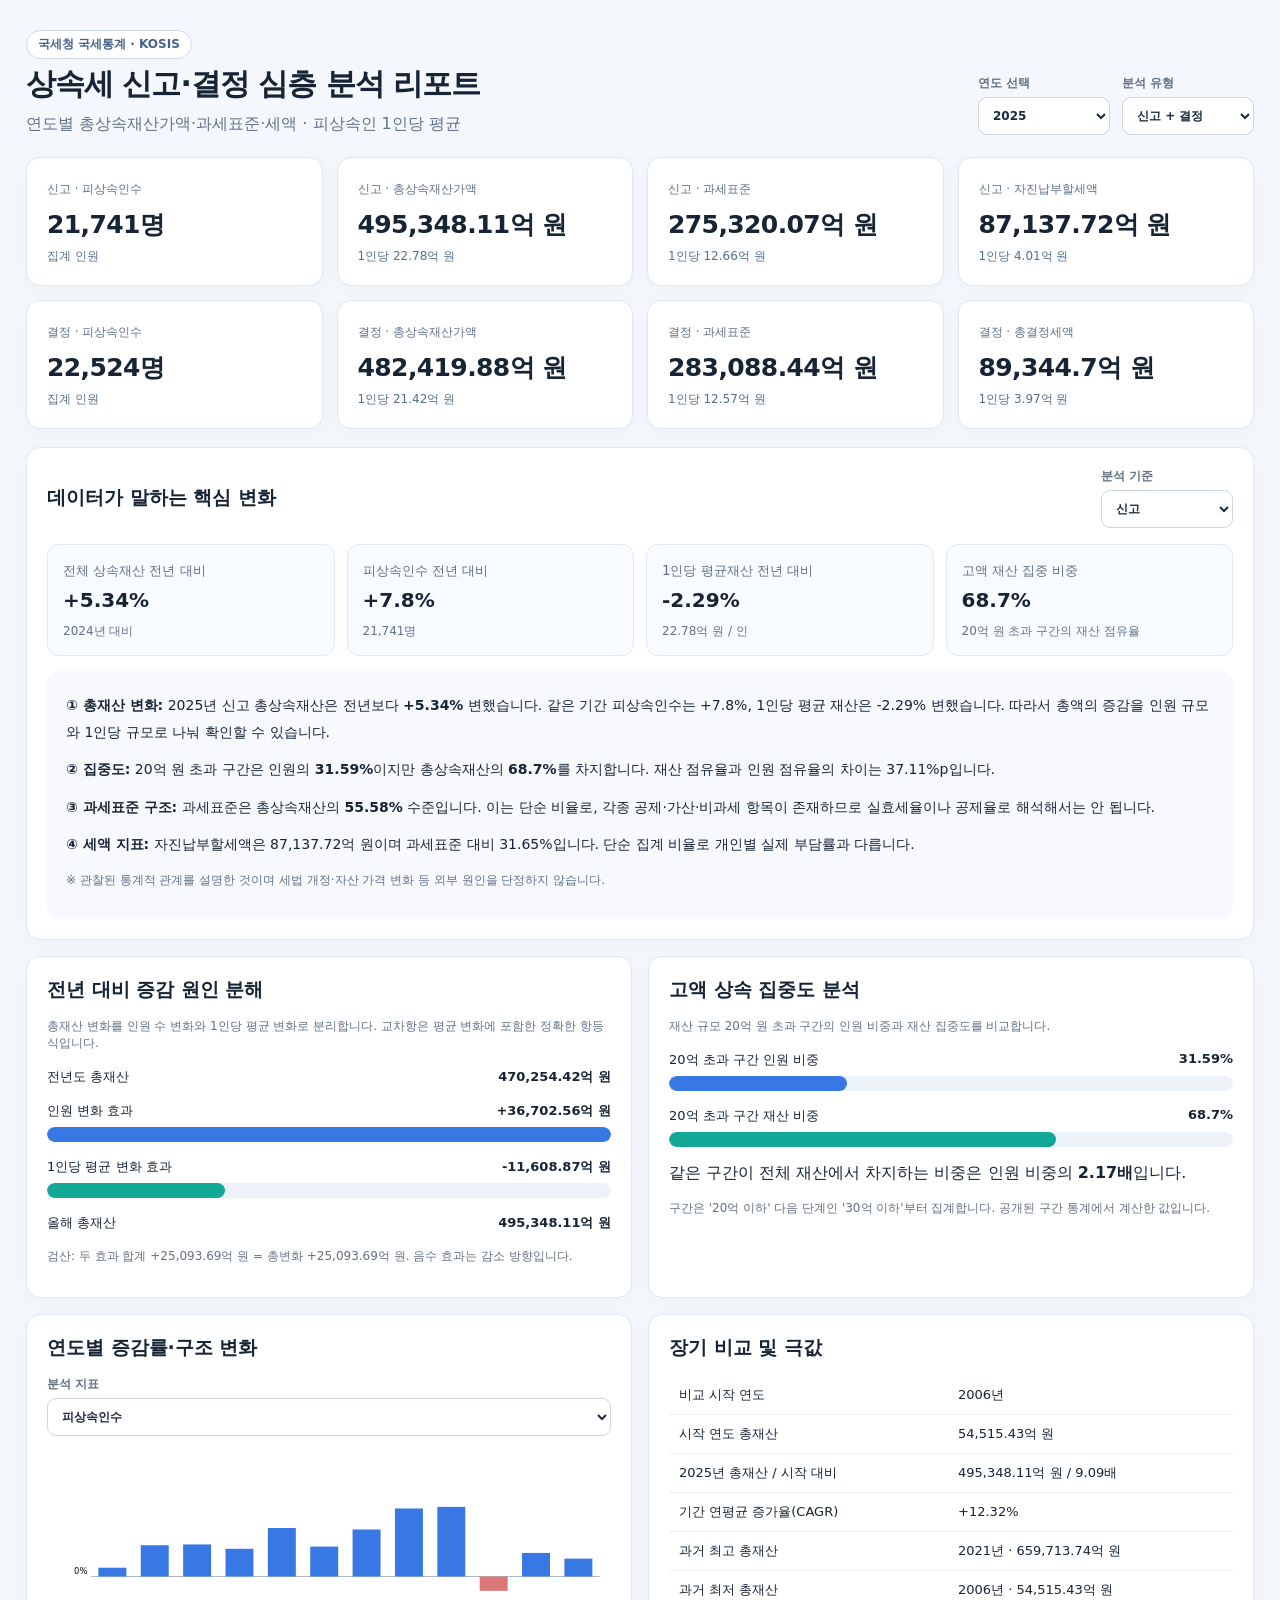
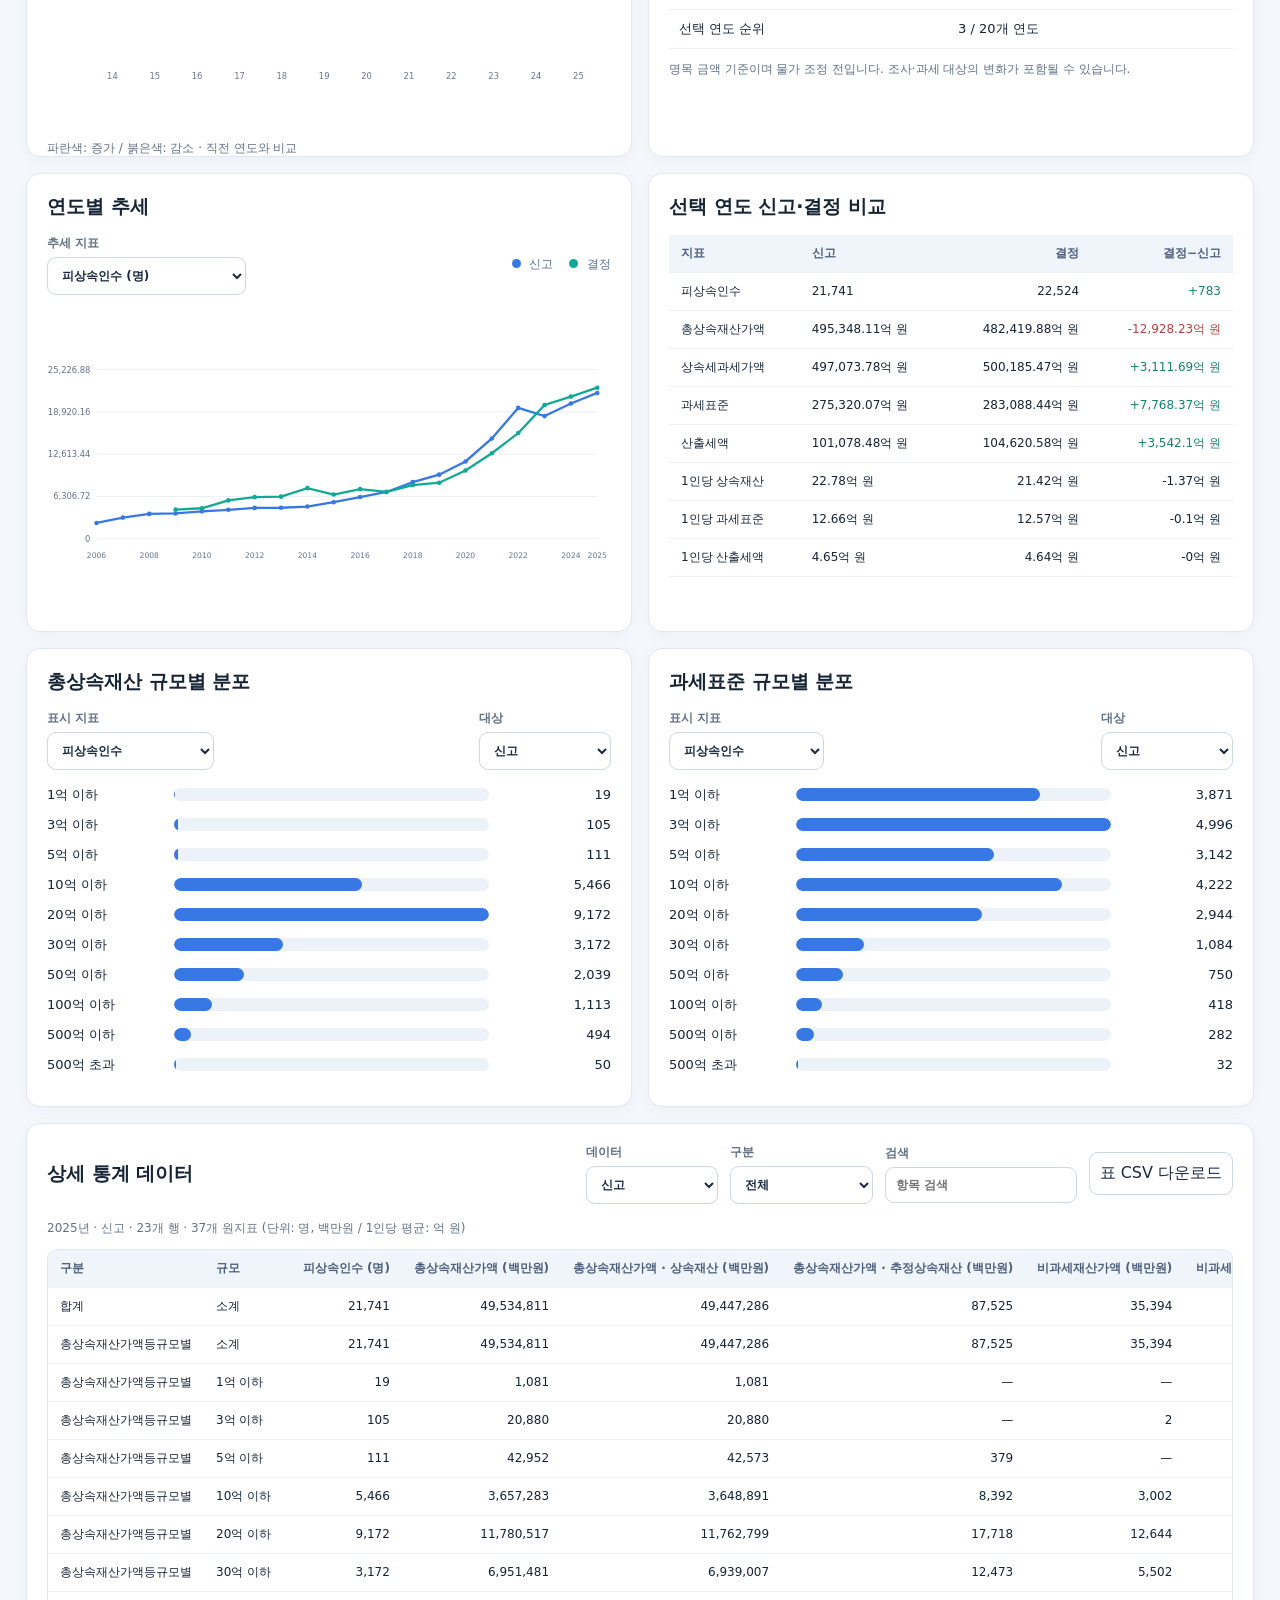
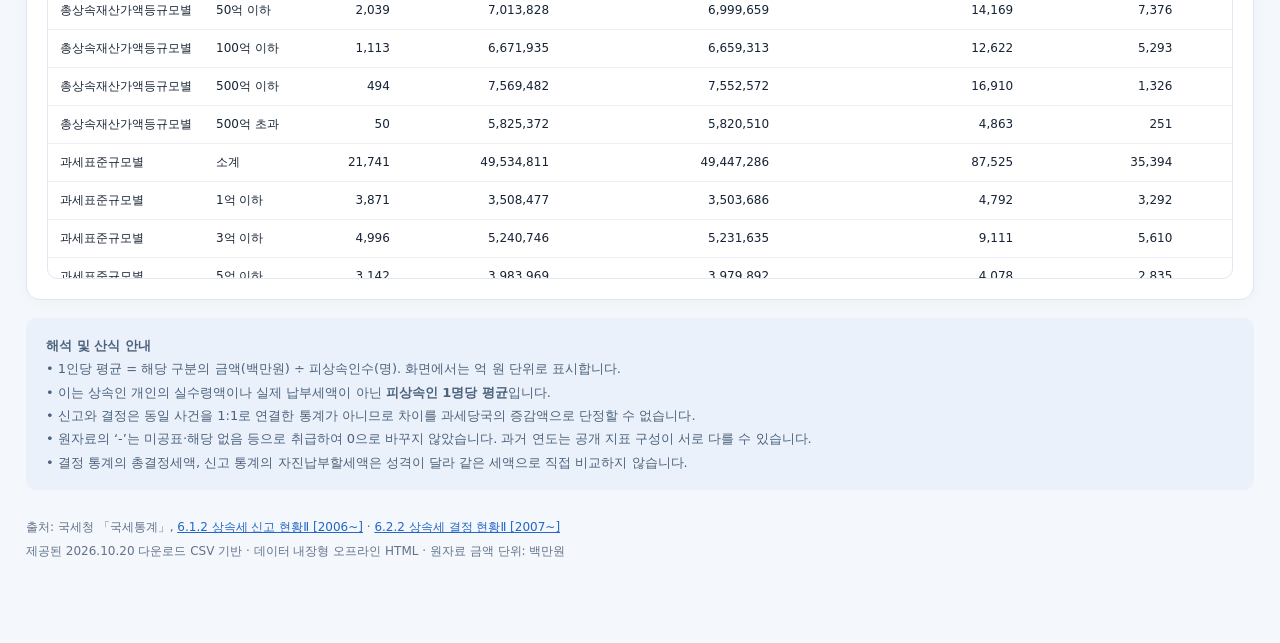
<file: 상속세_신고_결정_심층분석_2006-2025.html>
<!doctype html><html lang="ko"><head><meta charset="utf-8"><meta name="viewport" content="width=device-width,initial-scale=1"><title>상속세 신고·결정 현황 | 2006–2025</title><style>
:root{font-family:system-ui,-apple-system,'Malgun Gothic',sans-serif;color:#172435;background:#f4f7fb}*{box-sizing:border-box}body{margin:0}.wrap{max-width:1500px;margin:auto;padding:30px 26px 80px}h1{font-size:30px;letter-spacing:-1px;margin:5px 0 9px}h2{font-size:19px;margin:0 0 15px}.muted{color:#637187}.hero{display:flex;justify-content:space-between;gap:20px;align-items:end;margin-bottom:22px;flex-wrap:wrap}.pill{display:inline-block;border:1px solid #d1daea;border-radius:20px;color:#47618b;background:white;padding:5px 11px;font-size:12px;font-weight:700}.filters{display:flex;gap:12px;align-items:center;flex-wrap:wrap}.control{display:flex;flex-direction:column;gap:5px;font-size:12px;color:#627085;font-weight:650}select,input,button{font:inherit;border:1px solid #ccd6e5;border-radius:9px;padding:10px;background:white;color:#1a2940;min-width:132px}button{cursor:pointer;min-width:auto}button:hover{background:#edf3ff}.cards{display:grid;grid-template-columns:repeat(4,1fr);gap:14px;margin:18px 0}.card,.panel{border:1px solid #e0e7f1;background:white;box-shadow:0 3px 16px #182e4d08;border-radius:14px;padding:20px}.card small{color:#617089;font-size:12px}.card strong{display:block;font-size:25px;letter-spacing:-.6px;margin:10px 0 7px}.card footer{font-size:12px;color:#596e88}.grid2{display:grid;grid-template-columns:1fr 1fr;gap:16px;margin:16px 0}.panel{min-width:0}.barrow{display:grid;grid-template-columns:115px 1fr 110px;gap:12px;align-items:center;margin:12px 0;font-size:13px}.track{height:13px;border-radius:20px;background:#edf1f8;overflow:hidden}.fill{height:100%;border-radius:20px;background:#3778e5}.fill.decision{background:#11a996}.num{text-align:right;font-variant-numeric:tabular-nums}.chart{width:100%;height:300px}.chart svg{width:100%;height:100%;overflow:visible}.legend{font-size:12px;color:#5c708b}.legend b{margin-left:12px}.dot{display:inline-block;width:9px;height:9px;border-radius:50%;background:#3778e5;margin-right:5px}.dot.dec{background:#11a996}.tableouter{overflow:auto;max-height:630px;border:1px solid #e1e8f2;border-radius:10px}table{width:100%;border-collapse:collapse;white-space:nowrap;font-size:12px}th,td{padding:10px 12px;text-align:right;border-bottom:1px solid #ecf0f5;font-variant-numeric:tabular-nums}th{background:#f0f5fb;color:#4c607c;position:sticky;top:0;z-index:1}th:first-child,td:first-child,th:nth-child(2),td:nth-child(2){text-align:left}tr:hover td{background:#f8fbff}.controls-row{display:flex;align-items:center;justify-content:space-between;flex-wrap:wrap;gap:12px;margin-bottom:16px}.help{padding:16px 20px;background:#eaf1fb;border-radius:11px;color:#4c627c;font-size:13px;line-height:1.8;margin-top:18px}a{color:#2367c7}.footer{margin-top:25px;line-height:2;font-size:12px;color:#62738a}.insight-cards{display:grid;grid-template-columns:repeat(4,1fr);gap:12px;margin:15px 0}.insight{border:1px solid #e2e8f0;border-radius:12px;padding:15px;background:#f8fbff}.insight small{color:#627085}.insight strong{display:block;font-size:20px;margin:8px 0}.insight em{font-style:normal;color:#60738b;font-size:12px}.narrative{line-height:1.9;background:#f7f9fd;border-radius:12px;padding:16px 19px;font-size:14px}.narrative p{margin:5px 0 11px}.measure{margin:16px 0}.measure .ends{display:flex;justify-content:space-between;font-size:13px;margin-bottom:7px}.measure .track{height:15px}.minitable{width:100%;font-size:13px}.minitable td,.minitable th{padding:10px}.negative{color:#b54040}.positive{color:#16816f}@media(max-width:900px){.insight-cards{grid-template-columns:repeat(2,1fr)}.cards{grid-template-columns:repeat(2,1fr)}.grid2{grid-template-columns:1fr}.wrap{padding:20px 14px}.barrow{grid-template-columns:95px 1fr 90px}}@media(max-width:520px){.cards{grid-template-columns:1fr}.card strong{font-size:22px}}
</style></head><body><main class="wrap"><div class="hero"><div><span class="pill">국세청 국세통계 · KOSIS</span><h1>상속세 신고·결정 심층 분석 리포트</h1><div class="muted">연도별 총상속재산가액·과세표준·세액 · 피상속인 1인당 평균</div></div><div class="filters"><label class="control">연도 선택<select id="year"></select></label><label class="control">분석 유형<select id="mode"><option value="both">신고 + 결정</option><option value="신고">신고만</option><option value="결정">결정만</option></select></label></div></div>
<div class="cards" id="cards"></div>
<section class="panel insight-panel"><div class="controls-row"><h2 style="margin:0">데이터가 말하는 핵심 변화</h2><label class="control">분석 기준<select id="insightType"><option value="신고">신고</option><option value="결정">결정</option></select></label></div><div class="insight-cards" id="insightCards"></div><div id="narrative" class="narrative"></div></section>
<div class="grid2"><section class="panel"><h2>전년 대비 증감 원인 분해</h2><p class="muted" style="font-size:12px">총재산 변화를 인원 수 변화와 1인당 평균 변화로 분리합니다. 교차항은 평균 변화에 포함한 정확한 항등식입니다.</p><div id="decomposition"></div></section><section class="panel"><h2>고액 상속 집중도 분석</h2><p class="muted" style="font-size:12px">재산 규모 20억 원 초과 구간의 인원 비중과 재산 집중도를 비교합니다.</p><div id="concentration"></div></section></div>
<div class="grid2"><section class="panel"><h2>연도별 증감률·구조 변화</h2><label class="control">분석 지표<select id="growthKey"><option value="피상속인수">피상속인수</option><option value="총상속재산가액">총상속재산</option><option value="과세표준">과세표준</option><option value="per">1인당 평균 재산</option></select></label><div id="growthChart" class="chart"></div></section><section class="panel"><h2>장기 비교 및 극값</h2><div id="longTerm"></div></section></div><div class="grid2"><section class="panel"><h2>연도별 추세</h2><div class="controls-row"><label class="control">추세 지표<select id="trendMetric"></select></label><span class="legend"><i class="dot"></i> 신고 <b></b><i class="dot dec"></i> 결정</span></div><div class="chart" id="trend"></div></section><section class="panel"><h2>선택 연도 신고·결정 비교</h2><div id="compare"></div></section></div>
<div class="grid2"><section class="panel"><h2>총상속재산 규모별 분포</h2><div class="controls-row"><label class="control">표시 지표<select id="groupMetric"><option value="피상속인수">피상속인수</option><option value="총상속재산가액">총상속재산가액</option><option value="과세표준">과세표준</option><option value="산출세액">산출세액</option><option value="per">1인당 평균 총상속재산</option></select></label><label class="control">대상<select id="groupMode"><option value="신고">신고</option><option value="결정">결정</option></select></label></div><div id="distribution"></div></section><section class="panel"><h2>과세표준 규모별 분포</h2><div class="controls-row"><label class="control">표시 지표<select id="taxMetric"><option value="피상속인수">피상속인수</option><option value="과세표준">과세표준</option><option value="산출세액">산출세액</option><option value="per">1인당 평균 과세표준</option></select></label><label class="control">대상<select id="taxMode"><option value="신고">신고</option><option value="결정">결정</option></select></label></div><div id="taxDistribution"></div></section></div>
<section class="panel"><div class="controls-row"><h2 style="margin:0">상세 통계 데이터</h2><div class="filters"><label class="control">데이터<select id="tableMode"><option value="신고">신고</option><option value="결정">결정</option></select></label><label class="control">구분<select id="tableGroup"><option value="all">전체</option><option value="총상속재산가액등규모별">총상속재산 규모별</option><option value="과세표준규모별">과세표준 규모별</option></select></label><label class="control">검색<input id="search" placeholder="항목 검색"></label><button id="export">표 CSV 다운로드</button></div></div><p class="muted" style="font-size:12px" id="tableCaption"></p><div class="tableouter"><table><thead id="thead"></thead><tbody id="tbody"></tbody></table></div></section>
<div class="help"><strong>해석 및 산식 안내</strong><div>• 1인당 평균 = 해당 구분의 금액(백만원) ÷ 피상속인수(명). 화면에서는 억 원 단위로 표시합니다.</div><div>• 이는 상속인 개인의 실수령액이나 실제 납부세액이 아닌 <b>피상속인 1명당 평균</b>입니다.</div><div>• 신고와 결정은 동일 사건을 1:1로 연결한 통계가 아니므로 차이를 과세당국의 증감액으로 단정할 수 없습니다.</div><div>• 원자료의 ‘-’는 미공표·해당 없음 등으로 취급하여 0으로 바꾸지 않았습니다. 과거 연도는 공개 지표 구성이 서로 다를 수 있습니다.</div><div>• 결정 통계의 총결정세액, 신고 통계의 자진납부할세액은 성격이 달라 같은 세액으로 직접 비교하지 않습니다.</div></div><div class="footer">출처: 국세청 「국세통계」, <a target="_blank" href="https://kosis.kr/statHtml/statHtml.do?orgId=133&amp;tblId=DT_133N_612&amp;conn_path=I2">6.1.2 상속세 신고 현황Ⅱ [2006~]</a> · <a target="_blank" href="https://kosis.kr/statHtml/statHtml.do?orgId=133&amp;tblId=DT_133N_622&amp;conn_path=I2">6.2.2 상속세 결정 현황Ⅱ [2007~]</a><br>제공된 2026.10.20 다운로드 CSV 기반 · 데이터 내장형 오프라인 HTML · 원자료 금액 단위: 백만원</div></main>
<script>const DATA={"신고":{"2006":{"metrics":[{"label":"피상속인수","sub":"소계","unit":"명"},{"label":"총상속재산가액","sub":"소계","unit":"백만원"},{"label":"총상속재산가액","sub":"상속재산","unit":"백만원"},{"label":"총상속재산가액","sub":"추정상속재산","unit":"백만원"},{"label":"과세가액불산입액","sub":"소계","unit":"백만원"},{"label":"공제금액","sub":"소계","unit":"백만원"},{"label":"공제금액","sub":"채무","unit":"백만원"},{"label":"공제금액","sub":"기타","unit":"백만원"},{"label":"가산하는 증여재산가액","sub":"소계","unit":"백만원"},{"label":"상속세과세가액","sub":"소계","unit":"백만원"},{"label":"상속공제","sub":"소계","unit":"백만원"},{"label":"상속공제","sub":"기초공제","unit":"백만원"},{"label":"상속공제","sub":"배우자공제","unit":"백만원"},{"label":"상속공제","sub":"그 밖의 인적공제","unit":"백만원"},{"label":"상속공제","sub":"기타공제","unit":"백만원"},{"label":"과세표준","sub":"소계","unit":"백만원"},{"label":"산출세액","sub":"소계","unit":"백만원"},{"label":"징수유예세액","sub":"소계","unit":"백만원"},{"label":"세액공제","sub":"소계","unit":"백만원"},{"label":"세액공제","sub":"증여세액","unit":"백만원"},{"label":"세액공제","sub":"신고세액","unit":"백만원"},{"label":"세액공제","sub":"기타공제","unit":"백만원"},{"label":"자진납부할세액","sub":"소계","unit":"백만원"}],"rows":[{"group":"합계","segment":"소계","values":[2354.0,5451543.0,5357108.0,94435.0,63263.0,632531.0,583682.0,48849.0,457888.0,5213637.0,2173733.0,22351.0,1100980.0,23529.0,1026873.0,3039904.0,1076413.0,28.0,209877.0,108414.0,94323.0,7140.0,866508.0]},{"group":"총상속재산가액등규모별","segment":"소계","values":[null,null,null,null,null,null,null,null,null,null,null,null,null,null,null,null,null,null,null,null,null,null,null]},{"group":"총상속재산가액등규모별","segment":"1억 이하","values":[32.0,1697.0,1697.0,null,null,94.0,29.0,65.0,90.0,1693.0,1555.0,403.0,550.0,150.0,452.0,138.0,21.0,null,1.0,null,1.0,null,20.0]},{"group":"총상속재산가액등규모별","segment":"3억 이하","values":[35.0,6351.0,6205.0,146.0,null,497.0,349.0,148.0,826.0,6680.0,5904.0,1393.0,2500.0,120.0,1891.0,776.0,149.0,null,15.0,3.0,12.0,null,134.0]},{"group":"총상속재산가액등규모별","segment":"5억 이하","values":[64.0,23700.0,23605.0,95.0,null,1687.0,1378.0,309.0,3187.0,25200.0,12242.0,2000.0,7822.0,925.0,1495.0,12958.0,339.0,null,87.0,61.0,26.0,null,252.0]},{"group":"총상속재산가액등규모별","segment":"10억 이하","values":[479.0,341239.0,333114.0,8125.0,1724.0,34088.0,30276.0,3812.0,17035.0,322462.0,223604.0,4200.0,33122.0,2904.0,183378.0,98858.0,9672.0,null,1797.0,842.0,735.0,220.0,7875.0]},{"group":"총상속재산가액등규모별","segment":"20억 이하","values":[990.0,1350489.0,1320501.0,29988.0,4780.0,136644.0,125887.0,10757.0,66937.0,1276002.0,849166.0,6155.0,385878.0,6760.0,450373.0,426836.0,71638.0,28.0,14462.0,7705.0,6020.0,737.0,57148.0]},{"group":"총상속재산가액등규모별","segment":"30억 이하","values":[355.0,817707.0,802200.0,15507.0,5887.0,103190.0,96921.0,6269.0,46002.0,754632.0,371040.0,2800.0,185011.0,2995.0,180234.0,383592.0,98141.0,null,17796.0,8401.0,8581.0,814.0,80345.0]},{"group":"총상속재산가액등규모별","segment":"50억 이하","values":[204.0,730103.0,716101.0,14002.0,4586.0,98256.0,92781.0,5475.0,63609.0,690870.0,279836.0,2200.0,168807.0,3105.0,105724.0,411034.0,127758.0,null,24473.0,12272.0,11332.0,869.0,103285.0]},{"group":"총상속재산가액등규모별","segment":"100억 이하","values":[118.0,714240.0,700025.0,14215.0,5262.0,96031.0,86990.0,9041.0,99073.0,712020.0,222581.0,2000.0,159184.0,1985.0,59412.0,489439.0,190053.0,null,43395.0,24710.0,15517.0,3168.0,146658.0]},{"group":"총상속재산가액등규모별","segment":"500억 이하","values":[73.0,1149467.0,1137110.0,12357.0,40764.0,156822.0,145358.0,11464.0,155439.0,1107320.0,193005.0,1200.0,146106.0,4585.0,41114.0,914315.0,429376.0,null,90843.0,52901.0,37404.0,538.0,338533.0]},{"group":"총상속재산가액등규모별","segment":"500억 초과","values":[4.0,316550.0,316550.0,null,260.0,5222.0,3713.0,1509.0,5690.0,316758.0,14800.0,null,12000.0,null,2800.0,301958.0,149266.0,null,17008.0,1519.0,14695.0,794.0,132258.0]},{"group":"과세표준규모별","segment":"소계","values":[null,null,null,null,null,null,null,null,null,null,null,null,null,null,null,null,null,null,null,null,null,null,null]},{"group":"과세표준규모별","segment":"1억 이하","values":[413.0,359195.0,351423.0,7772.0,4190.0,63239.0,59229.0,4010.0,5675.0,297441.0,278414.0,3003.0,108030.0,3174.0,164207.0,19027.0,2040.0,null,599.0,432.0,145.0,22.0,1441.0]},{"group":"과세표준규모별","segment":"3억 이하","values":[526.0,571157.0,561132.0,10025.0,2695.0,99633.0,94585.0,5048.0,19867.0,488696.0,390255.0,4393.0,158648.0,4185.0,223029.0,98441.0,12707.0,28.0,1883.0,695.0,1077.0,111.0,10796.0]},{"group":"과세표준규모별","segment":"5억 이하","values":[333.0,422327.0,415655.0,6672.0,1268.0,55188.0,52109.0,3079.0,19986.0,385857.0,253647.0,2800.0,112354.0,1455.0,137038.0,132210.0,18781.0,null,2803.0,1020.0,1634.0,149.0,15978.0]},{"group":"과세표준규모별","segment":"10억 이하","values":[446.0,784299.0,770036.0,14263.0,2667.0,105519.0,99587.0,5932.0,37334.0,713447.0,394315.0,3555.0,186088.0,2720.0,201952.0,319132.0,61415.0,null,10626.0,4615.0,5319.0,692.0,50789.0]},{"group":"과세표준규모별","segment":"20억 이하","values":[332.0,817192.0,794931.0,22261.0,3359.0,85927.0,79599.0,6328.0,57685.0,785591.0,322152.0,4000.0,166173.0,3450.0,148529.0,463439.0,118510.0,null,20827.0,9384.0,10629.0,814.0,97683.0]},{"group":"과세표준규모별","segment":"30억 이하","values":[122.0,474481.0,464352.0,10129.0,6386.0,58416.0,55060.0,3356.0,46089.0,455768.0,160063.0,1600.0,99746.0,1905.0,56812.0,295705.0,92521.0,null,18820.0,9987.0,7982.0,851.0,73701.0]},{"group":"과세표준규모별","segment":"50억 이하","values":[87.0,494640.0,485441.0,9199.0,3106.0,67424.0,59538.0,7886.0,73775.0,497885.0,155025.0,1000.0,107199.0,1485.0,45341.0,342860.0,129934.0,null,28896.0,14857.0,10663.0,3376.0,101038.0]},{"group":"과세표준규모별","segment":"100억 이하","values":[46.0,371006.0,368074.0,2932.0,15603.0,30893.0,28680.0,2213.0,78193.0,402703.0,85622.0,1200.0,61893.0,960.0,21569.0,317081.0,137353.0,null,35244.0,23844.0,11235.0,165.0,102109.0]},{"group":"과세표준규모별","segment":"500억 이하","values":[45.0,840696.0,829514.0,11182.0,23729.0,61070.0,51582.0,9488.0,113594.0,869491.0,119440.0,800.0,88849.0,4195.0,25596.0,750051.0,353886.0,null,73171.0,42061.0,30944.0,166.0,280715.0]},{"group":"과세표준규모별","segment":"500억 초과","values":[4.0,316550.0,316550.0,null,260.0,5222.0,3713.0,1509.0,5690.0,316758.0,14800.0,null,12000.0,null,2800.0,301958.0,149266.0,null,17008.0,1519.0,14695.0,794.0,132258.0]}]},"2007":{"metrics":[{"label":"피상속인수","sub":"소계","unit":"명"},{"label":"총상속재산가액","sub":"소계","unit":"백만원"},{"label":"총상속재산가액","sub":"상속재산","unit":"백만원"},{"label":"총상속재산가액","sub":"추정상속재산","unit":"백만원"},{"label":"비과세재산가액","sub":"소계","unit":"백만원"},{"label":"비과세재산가액","sub":"금양임야","unit":"백만원"},{"label":"비과세재산가액","sub":"지정문화재 등","unit":"백만원"},{"label":"비과세재산가액","sub":"기타","unit":"백만원"},{"label":"과세가액불산입액","sub":"소계","unit":"백만원"},{"label":"과세가액불산입액","sub":"공익법인출연 재산가액","unit":"백만원"},{"label":"과세가액불산입액","sub":"공익신탁 재산가액","unit":"백만원"},{"label":"공제금액","sub":"소계","unit":"백만원"},{"label":"공제금액","sub":"채무","unit":"백만원"},{"label":"공제금액","sub":"공과금","unit":"백만원"},{"label":"공제금액","sub":"장례비","unit":"백만원"},{"label":"가산하는 증여재산가액","sub":"소계","unit":"백만원"},{"label":"가산하는 증여재산가액","sub":"증여재산","unit":"백만원"},{"label":"가산하는 증여재산가액","sub":"창업자금","unit":"백만원"},{"label":"상속세과세가액","sub":"소계","unit":"백만원"},{"label":"상속공제","sub":"소계","unit":"백만원"},{"label":"상속공제","sub":"기초공제","unit":"백만원"},{"label":"상속공제","sub":"배우자공제","unit":"백만원"},{"label":"상속공제","sub":"그 밖의 인적공제","unit":"백만원"},{"label":"상속공제","sub":"기타공제","unit":"백만원"},{"label":"과세표준","sub":"소계","unit":"백만원"},{"label":"산출세액","sub":"소계","unit":"백만원"},{"label":"문화재등 징수유예세액","sub":"소계","unit":"백만원"},{"label":"세액공제","sub":"소계","unit":"백만원"},{"label":"세액공제","sub":"증여세액","unit":"백만원"},{"label":"세액공제","sub":"창업자금증여","unit":"백만원"},{"label":"세액공제","sub":"신고세액","unit":"백만원"},{"label":"세액공제","sub":"단기상속","unit":"백만원"},{"label":"세액공제","sub":"외국납부세액","unit":"백만원"},{"label":"자진납부할세액","sub":"소계","unit":"백만원"}],"rows":[{"group":"합계","segment":"소계","values":[3151.0,7203296.0,7060520.0,142776.0,15505.0,14325.0,203.0,977.0,80073.0,79618.0,455.0,761423.0,696425.0,39256.0,25742.0,516179.0,514849.0,1330.0,6862474.0,2905771.0,24172.0,1439729.0,24800.0,1417070.0,3956703.0,1384786.0,6.0,250328.0,109924.0,91.0,123083.0,16954.0,276.0,1134452.0]},{"group":"총상속재산가액등규모별","segment":"소계","values":[null,null,null,null,null,null,null,null,null,null,null,null,null,null,null,null,null,null,null,null,null,null,null,null,null,null,null,null,null,null,null,null,null,null]},{"group":"총상속재산가액등규모별","segment":"1억 이하","values":[60.0,2498.0,2498.0,null,null,null,null,null,null,null,null,358.0,170.0,null,188.0,27507.0,27507.0,null,29647.0,488.0,92.0,315.0,81.0,null,29159.0,9163.0,null,7990.0,7776.0,null,119.0,95.0,null,1173.0]},{"group":"총상속재산가액등규모별","segment":"3억 이하","values":[91.0,17859.0,16996.0,863.0,null,null,null,null,91.0,91.0,null,1801.0,1278.0,54.0,469.0,22294.0,22294.0,null,38261.0,9091.0,1333.0,7682.0,76.0,null,29170.0,4035.0,null,2985.0,2894.0,null,91.0,null,null,1050.0]},{"group":"총상속재산가액등규모별","segment":"5억 이하","values":[89.0,36511.0,35124.0,1387.0,200.0,200.0,null,null,null,null,null,3465.0,2586.0,447.0,432.0,19664.0,19664.0,null,52510.0,21256.0,2020.0,13152.0,570.0,5514.0,31254.0,3926.0,null,2467.0,2283.0,null,153.0,31.0,null,1459.0]},{"group":"총상속재산가액등규모별","segment":"10억 이하","values":[682.0,517604.0,502820.0,14784.0,1423.0,1383.0,null,40.0,288.0,288.0,null,48615.0,42278.0,1439.0,4898.0,69083.0,69083.0,null,536361.0,347321.0,3605.0,64246.0,2665.0,276805.0,189040.0,27059.0,null,10726.0,8933.0,null,1668.0,125.0,null,16333.0]},{"group":"총상속재산가액등규모별","segment":"20억 이하","values":[1310.0,1875116.0,1828610.0,46506.0,6889.0,6037.0,46.0,806.0,3604.0,3604.0,null,182446.0,167051.0,4205.0,11190.0,113930.0,113930.0,null,1796107.0,1185326.0,9400.0,522276.0,11620.0,642030.0,610781.0,121618.0,null,28340.0,17674.0,null,9874.0,792.0,null,93278.0]},{"group":"총상속재산가액등규모별","segment":"30억 이하","values":[483.0,1179219.0,1155230.0,23989.0,3948.0,3694.0,140.0,114.0,2547.0,2100.0,447.0,146324.0,138400.0,3499.0,4425.0,48024.0,48024.0,null,1074424.0,538089.0,3900.0,275847.0,6583.0,251759.0,536335.0,138384.0,6.0,21648.0,7678.0,null,12423.0,1271.0,276.0,116730.0]},{"group":"총상속재산가액등규모별","segment":"50억 이하","values":[236.0,910965.0,894191.0,16774.0,1379.0,1360.0,17.0,2.0,2342.0,2334.0,8.0,109474.0,101193.0,6010.0,2271.0,48993.0,48993.0,null,846763.0,341318.0,2622.0,213636.0,2540.0,122520.0,505445.0,165093.0,null,29605.0,13661.0,null,14575.0,1369.0,null,135488.0]},{"group":"총상속재산가액등규모별","segment":"100억 이하","values":[129.0,877515.0,865951.0,11564.0,1302.0,1302.0,null,null,1603.0,1603.0,null,92541.0,86279.0,5044.0,1218.0,86198.0,84868.0,1330.0,868267.0,268208.0,1000.0,190649.0,665.0,75894.0,600059.0,243871.0,null,51082.0,26947.0,91.0,21217.0,2827.0,null,192789.0]},{"group":"총상속재산가액등규모별","segment":"500억 이하","values":[65.0,1230174.0,1203954.0,26220.0,364.0,349.0,null,15.0,10262.0,10262.0,null,147049.0,130646.0,15807.0,596.0,53126.0,53126.0,null,1125625.0,175673.0,200.0,136926.0,null,38547.0,949952.0,406975.0,null,61805.0,15077.0,null,37299.0,9429.0,null,345170.0]},{"group":"총상속재산가액등규모별","segment":"500억 초과","values":[6.0,555835.0,555146.0,689.0,null,null,null,null,59336.0,59336.0,null,29350.0,26544.0,2751.0,55.0,27360.0,27360.0,null,494509.0,19001.0,null,15000.0,null,4001.0,475508.0,264662.0,null,33680.0,7001.0,null,25664.0,1015.0,null,230982.0]},{"group":"과세표준규모별","segment":"소계","values":[null,null,null,null,null,null,null,null,null,null,null,null,null,null,null,null,null,null,null,null,null,null,null,null,null,null,null,null,null,null,null,null,null,null]},{"group":"과세표준규모별","segment":"1억 이하","values":[563.0,494906.0,487287.0,7619.0,1162.0,1081.0,null,81.0,218.0,218.0,null,83702.0,78022.0,1664.0,4016.0,5215.0,5215.0,null,415039.0,388068.0,3952.0,150055.0,4795.0,229266.0,26971.0,2691.0,null,376.0,115.0,null,183.0,78.0,null,2315.0]},{"group":"과세표준규모별","segment":"3억 이하","values":[671.0,715801.0,701302.0,14499.0,2222.0,2189.0,24.0,9.0,602.0,602.0,null,92942.0,85197.0,2398.0,5347.0,22455.0,22455.0,null,642490.0,511951.0,3900.0,210370.0,2785.0,294896.0,130539.0,17027.0,null,2592.0,995.0,null,1482.0,115.0,null,14435.0]},{"group":"과세표준규모별","segment":"5억 이하","values":[473.0,615714.0,598073.0,17641.0,2335.0,2282.0,null,53.0,521.0,513.0,8.0,81849.0,76463.0,1618.0,3768.0,27150.0,27150.0,null,558159.0,371581.0,3425.0,158491.0,2190.0,207475.0,186578.0,28337.0,null,4444.0,1699.0,null,2435.0,310.0,null,23893.0]},{"group":"과세표준규모별","segment":"10억 이하","values":[613.0,1088959.0,1065307.0,23652.0,3006.0,2783.0,19.0,204.0,3123.0,3123.0,null,152732.0,139667.0,7890.0,5175.0,51949.0,51949.0,null,982047.0,546910.0,5095.0,260029.0,5900.0,275886.0,435137.0,83328.0,6.0,13325.0,5248.0,null,7390.0,687.0,null,69997.0]},{"group":"과세표준규모별","segment":"20억 이하","values":[470.0,1150390.0,1122484.0,27906.0,3744.0,2969.0,160.0,615.0,2832.0,2385.0,447.0,108206.0,101131.0,3016.0,4059.0,93564.0,93564.0,null,1129172.0,475873.0,6000.0,246434.0,7440.0,215999.0,653299.0,170098.0,null,30730.0,14324.0,null,15023.0,1107.0,276.0,139368.0]},{"group":"과세표준규모별","segment":"30억 이하","values":[145.0,545480.0,535772.0,9708.0,1585.0,1585.0,null,null,2302.0,2302.0,null,68585.0,61699.0,5523.0,1363.0,60119.0,60119.0,null,533127.0,178220.0,400.0,105040.0,415.0,72365.0,354907.0,111856.0,null,23208.0,13052.0,null,9601.0,555.0,null,88648.0]},{"group":"과세표준규모별","segment":"50억 이하","values":[92.0,495959.0,490218.0,5741.0,595.0,595.0,null,null,5290.0,5290.0,null,40711.0,38042.0,1780.0,889.0,54205.0,54205.0,null,503568.0,147908.0,800.0,97514.0,665.0,48929.0,355660.0,134608.0,null,27505.0,14509.0,null,11561.0,1435.0,null,107103.0]},{"group":"과세표준규모별","segment":"100억 이하","values":[72.0,618398.0,604782.0,13616.0,765.0,765.0,null,null,713.0,713.0,null,50487.0,48167.0,1650.0,670.0,67924.0,66594.0,1330.0,634357.0,147624.0,200.0,104782.0,305.0,42337.0,486733.0,206632.0,null,38704.0,18636.0,91.0,17501.0,2476.0,null,167928.0]},{"group":"과세표준규모별","segment":"500억 이하","values":[47.0,987202.0,965497.0,21705.0,91.0,76.0,null,15.0,5136.0,5136.0,null,67779.0,56213.0,11156.0,410.0,108006.0,108006.0,null,1022202.0,122135.0,400.0,95014.0,305.0,26416.0,900067.0,424435.0,null,81608.0,34702.0,null,37730.0,9176.0,null,342827.0]},{"group":"과세표준규모별","segment":"500억 초과","values":[5.0,490487.0,489798.0,689.0,null,null,null,null,59336.0,59336.0,null,14430.0,11824.0,2561.0,45.0,25592.0,25592.0,null,442313.0,15501.0,null,12000.0,null,3501.0,426812.0,205774.0,null,27836.0,6644.0,null,20177.0,1015.0,null,177938.0]}]},"2008":{"metrics":[{"label":"피상속인수","sub":"소계","unit":"명"},{"label":"총상속재산가액","sub":"소계","unit":"백만원"},{"label":"총상속재산가액","sub":"상속재산","unit":"백만원"},{"label":"총상속재산가액","sub":"추정상속재산","unit":"백만원"},{"label":"비과세재산가액","sub":"소계","unit":"백만원"},{"label":"비과세재산가액","sub":"금양임야","unit":"백만원"},{"label":"비과세재산가액","sub":"지정문화재 등","unit":"백만원"},{"label":"비과세재산가액","sub":"기타","unit":"백만원"},{"label":"과세가액불산입액","sub":"소계","unit":"백만원"},{"label":"과세가액불산입액","sub":"공익법인출연 재산가액","unit":"백만원"},{"label":"과세가액불산입액","sub":"공익신탁 재산가액","unit":"백만원"},{"label":"공제금액","sub":"소계","unit":"백만원"},{"label":"공제금액","sub":"채무","unit":"백만원"},{"label":"공제금액","sub":"공과금","unit":"백만원"},{"label":"공제금액","sub":"장례비","unit":"백만원"},{"label":"가산하는 증여재산가액","sub":"소계","unit":"백만원"},{"label":"가산하는 증여재산가액","sub":"증여재산","unit":"백만원"},{"label":"상속세과세가액","sub":"소계","unit":"백만원"},{"label":"상속공제","sub":"소계","unit":"백만원"},{"label":"상속공제","sub":"기초공제","unit":"백만원"},{"label":"상속공제","sub":"배우자공제","unit":"백만원"},{"label":"상속공제","sub":"그 밖의 인적공제","unit":"백만원"},{"label":"상속공제","sub":"기타공제","unit":"백만원"},{"label":"과세표준","sub":"소계","unit":"백만원"},{"label":"산출세액","sub":"소계","unit":"백만원"},{"label":"세액공제","sub":"소계","unit":"백만원"},{"label":"세액공제","sub":"증여세액","unit":"백만원"},{"label":"세액공제","sub":"신고세액","unit":"백만원"},{"label":"세액공제","sub":"단기상속","unit":"백만원"},{"label":"세액공제","sub":"외국납부세액","unit":"백만원"},{"label":"자진납부할세액","sub":"소계","unit":"백만원"}],"rows":[{"group":"합계","segment":"소계","values":[3703.0,8323513.0,8142201.0,181312.0,21628.0,17225.0,2514.0,1889.0,42499.0,42339.0,160.0,864377.0,796236.0,38950.0,29191.0,935216.0,935216.0,8330225.0,3447330.0,24266.0,1715738.0,26392.0,1680934.0,4882895.0,1659595.0,399339.0,257072.0,133973.0,8047.0,247.0,1260256.0]},{"group":"총상속재산가액등규모별","segment":"소계","values":[null,null,null,null,null,null,null,null,null,null,null,null,null,null,null,null,null,null,null,null,null,null,null,null,null,null,null,null,null,null,null]},{"group":"총상속재산가액등규모별","segment":"1억 이하","values":[70.0,3030.0,2881.0,149.0,null,null,null,null,null,null,null,513.0,257.0,11.0,245.0,18554.0,18554.0,21071.0,17464.0,266.0,4927.0,60.0,12211.0,3607.0,3448.0,2268.0,2150.0,118.0,null,null,1180.0]},{"group":"총상속재산가액등규모별","segment":"3억 이하","values":[81.0,16279.0,15721.0,558.0,null,null,null,null,48.0,48.0,null,1086.0,741.0,26.0,319.0,17077.0,17077.0,32222.0,30566.0,1800.0,10000.0,610.0,18156.0,1656.0,3010.0,1915.0,1781.0,96.0,38.0,null,1095.0]},{"group":"총상속재산가액등규모별","segment":"5억 이하","values":[103.0,41239.0,38968.0,2271.0,373.0,373.0,null,null,125.0,null,125.0,3149.0,2499.0,114.0,536.0,36787.0,36787.0,74379.0,50106.0,2200.0,17363.0,440.0,30103.0,24273.0,8330.0,5401.0,5162.0,231.0,8.0,null,2929.0]},{"group":"총상속재산가액등규모별","segment":"10억 이하","values":[810.0,605903.0,588948.0,16955.0,2533.0,2320.0,92.0,121.0,763.0,756.0,7.0,52095.0,44733.0,1865.0,5497.0,69582.0,69582.0,620094.0,428904.0,6000.0,71177.0,2787.0,348940.0,191190.0,30202.0,10526.0,8060.0,1836.0,630.0,null,19676.0]},{"group":"총상속재산가액등규모별","segment":"20억 이하","values":[1549.0,2201053.0,2159293.0,41760.0,7707.0,7254.0,199.0,254.0,3187.0,3159.0,28.0,229725.0,211539.0,5337.0,12849.0,120536.0,120536.0,2080970.0,1351605.0,8200.0,610970.0,13900.0,718535.0,729365.0,138484.0,30693.0,18513.0,11020.0,1158.0,2.0,107791.0]},{"group":"총상속재산가액등규모별","segment":"30억 이하","values":[537.0,1306683.0,1281361.0,25322.0,1781.0,1692.0,22.0,67.0,793.0,793.0,null,170800.0,162102.0,4048.0,4650.0,101410.0,101410.0,1234719.0,588390.0,2200.0,320255.0,3010.0,262925.0,646329.0,174494.0,43505.0,28585.0,14066.0,764.0,90.0,130989.0]},{"group":"총상속재산가액등규모별","segment":"50억 이하","values":[308.0,1184908.0,1157022.0,27886.0,4279.0,2588.0,401.0,1290.0,1571.0,1571.0,null,130390.0,122526.0,5045.0,2819.0,99716.0,99716.0,1148384.0,438827.0,1600.0,275527.0,2750.0,158950.0,709557.0,230235.0,44014.0,22588.0,20639.0,632.0,155.0,186221.0]},{"group":"총상속재산가액등규모별","segment":"100억 이하","values":[164.0,1116506.0,1081500.0,35006.0,4244.0,2287.0,1800.0,157.0,4249.0,4249.0,null,128798.0,119112.0,8187.0,1499.0,122384.0,122384.0,1101599.0,321470.0,1200.0,232871.0,1600.0,85799.0,780129.0,318562.0,63843.0,36688.0,25023.0,2132.0,null,254719.0]},{"group":"총상속재산가액등규모별","segment":"500억 이하","values":[77.0,1286868.0,1266439.0,20429.0,711.0,711.0,null,null,11572.0,11572.0,null,143115.0,131402.0,10956.0,757.0,156783.0,156783.0,1288253.0,210844.0,800.0,165244.0,1235.0,43565.0,1077409.0,500243.0,100381.0,54048.0,43648.0,2685.0,null,399862.0]},{"group":"총상속재산가액등규모별","segment":"500억 초과","values":[4.0,561044.0,550068.0,10976.0,null,null,null,null,20191.0,20191.0,null,4706.0,1325.0,3361.0,20.0,192387.0,192387.0,728534.0,9154.0,null,7404.0,null,1750.0,719380.0,252587.0,96793.0,79497.0,17296.0,null,null,155794.0]},{"group":"과세표준규모별","segment":"소계","values":[null,null,null,null,null,null,null,null,null,null,null,null,null,null,null,null,null,null,null,null,null,null,null,null,null,null,null,null,null,null,null]},{"group":"과세표준규모별","segment":"1억 이하","values":[651.0,572709.0,563499.0,9210.0,1702.0,1633.0,null,69.0,1120.0,1085.0,35.0,73087.0,67469.0,1004.0,4614.0,5819.0,5819.0,502619.0,477546.0,3266.0,189885.0,3675.0,280720.0,25073.0,3203.0,484.0,209.0,266.0,9.0,null,2719.0]},{"group":"과세표준규모별","segment":"3억 이하","values":[854.0,918142.0,902071.0,16071.0,2749.0,2450.0,192.0,107.0,1229.0,1104.0,125.0,129121.0,120131.0,2398.0,6592.0,30016.0,30016.0,815059.0,662633.0,5800.0,267148.0,6712.0,382973.0,152426.0,22259.0,3644.0,1481.0,1772.0,389.0,2.0,18615.0]},{"group":"과세표준규모별","segment":"5억 이하","values":[552.0,703688.0,689047.0,14641.0,2115.0,2023.0,92.0,null,811.0,811.0,null,94474.0,86961.0,3195.0,4318.0,35768.0,35768.0,642056.0,426051.0,4500.0,171075.0,5360.0,245116.0,216005.0,35671.0,5856.0,2375.0,2973.0,508.0,null,29815.0]},{"group":"과세표준규모별","segment":"10억 이하","values":[653.0,1149362.0,1124450.0,24912.0,3752.0,3479.0,7.0,266.0,278.0,278.0,null,153725.0,145274.0,3181.0,5270.0,59230.0,59230.0,1050837.0,575732.0,3700.0,276302.0,2045.0,293685.0,475105.0,107353.0,16036.0,6791.0,7994.0,1251.0,null,91317.0]},{"group":"과세표준규모별","segment":"20억 이하","values":[536.0,1316670.0,1290730.0,25940.0,3583.0,3152.0,423.0,8.0,1620.0,1620.0,null,133870.0,124839.0,4640.0,4391.0,114202.0,114202.0,1291799.0,544148.0,3200.0,289829.0,3810.0,247309.0,747651.0,196177.0,34573.0,16371.0,17572.0,540.0,90.0,161604.0]},{"group":"과세표준규모별","segment":"30억 이하","values":[171.0,652486.0,635733.0,16753.0,3935.0,1625.0,1800.0,510.0,750.0,750.0,null,65198.0,61168.0,2542.0,1488.0,60798.0,60798.0,643401.0,232021.0,1200.0,147210.0,1235.0,82376.0,411380.0,131290.0,25710.0,13562.0,11646.0,502.0,null,105580.0]},{"group":"과세표준규모별","segment":"50억 이하","values":[126.0,657252.0,638383.0,18869.0,1108.0,692.0,null,416.0,2710.0,2710.0,null,74515.0,66635.0,6765.0,1115.0,97976.0,97976.0,676895.0,202548.0,1000.0,135934.0,870.0,64744.0,474347.0,171465.0,37541.0,22730.0,14483.0,173.0,155.0,133924.0]},{"group":"과세표준규모별","segment":"100억 이하","values":[108.0,899140.0,874791.0,24349.0,2202.0,1689.0,null,513.0,5653.0,5653.0,null,70917.0,62900.0,7071.0,946.0,107681.0,107681.0,928049.0,194223.0,1200.0,136784.0,1965.0,54274.0,733826.0,301704.0,56630.0,29064.0,24966.0,2600.0,null,245074.0]},{"group":"과세표준규모별","segment":"500억 이하","values":[46.0,853108.0,833618.0,19490.0,482.0,482.0,null,null,1533.0,1533.0,null,62277.0,57503.0,4357.0,417.0,151727.0,151727.0,940543.0,115986.0,400.0,88168.0,720.0,26698.0,824557.0,383989.0,89343.0,54614.0,32654.0,2075.0,null,294646.0]},{"group":"과세표준규모별","segment":"500억 초과","values":[6.0,600956.0,589879.0,11077.0,null,null,null,null,26795.0,26795.0,null,7193.0,3356.0,3797.0,40.0,271999.0,271999.0,838967.0,16442.0,null,13403.0,null,3039.0,822525.0,306484.0,129522.0,109875.0,19647.0,null,null,176962.0]}]},"2009":{"metrics":[{"label":"피상속인수","sub":"소계","unit":"명"},{"label":"총상속재산가액","sub":"소계","unit":"백만원"},{"label":"총상속재산가액","sub":"상속재산","unit":"백만원"},{"label":"총상속재산가액","sub":"추정상속재산","unit":"백만원"},{"label":"비과세재산가액","sub":"소계","unit":"백만원"},{"label":"비과세재산가액","sub":"금양임야","unit":"백만원"},{"label":"비과세재산가액","sub":"지정문화재 등","unit":"백만원"},{"label":"비과세재산가액","sub":"기타","unit":"백만원"},{"label":"과세가액불산입액","sub":"소계","unit":"백만원"},{"label":"과세가액불산입액","sub":"공익법인출연 재산가액","unit":"백만원"},{"label":"과세가액불산입액","sub":"공익신탁 재산가액","unit":"백만원"},{"label":"공제금액","sub":"소계","unit":"백만원"},{"label":"공제금액","sub":"채무","unit":"백만원"},{"label":"공제금액","sub":"공과금","unit":"백만원"},{"label":"공제금액","sub":"장례비","unit":"백만원"},{"label":"가산하는 증여재산가액","sub":"소계","unit":"백만원"},{"label":"가산하는 증여재산가액","sub":"증여재산","unit":"백만원"},{"label":"가산하는 증여재산가액","sub":"창업자금","unit":"백만원"},{"label":"상속세과세가액","sub":"소계","unit":"백만원"},{"label":"상속공제","sub":"소계","unit":"백만원"},{"label":"상속공제","sub":"기초공제","unit":"백만원"},{"label":"상속공제","sub":"배우자공제","unit":"백만원"},{"label":"상속공제","sub":"그 밖의 인적공제","unit":"백만원"},{"label":"상속공제","sub":"기타공제","unit":"백만원"},{"label":"상속공제","sub":"공제적용 한도초과액","unit":"백만원"},{"label":"과세표준","sub":"소계","unit":"백만원"},{"label":"산출세액","sub":"소계","unit":"백만원"},{"label":"문화재등 징수유예세액","sub":"소계","unit":"백만원"},{"label":"세액공제","sub":"소계","unit":"백만원"},{"label":"세액공제","sub":"증여세액","unit":"백만원"},{"label":"세액공제","sub":"창업자금증여","unit":"백만원"},{"label":"세액공제","sub":"신고세액","unit":"백만원"},{"label":"세액공제","sub":"단기상속","unit":"백만원"},{"label":"세액공제","sub":"외국납부세액","unit":"백만원"},{"label":"자진납부할세액","sub":"소계","unit":"백만원"}],"rows":[{"group":"합계","segment":"소계","values":[3771.0,8254263.0,8126620.0,127643.0,25002.0,17241.0,2365.0,5396.0,26983.0,23647.0,3336.0,933760.0,861868.0,40870.0,31022.0,817576.0,817546.0,30.0,8086094.0,3494090.0,26577.0,1762504.0,24436.0,1873248.0,192675.0,4592004.0,1540966.0,1775.0,316086.0,178891.0,4.0,133529.0,3519.0,143.0,1223105.0]},{"group":"총상속재산가액등규모별","segment":"소계","values":[null,null,null,null,null,null,null,null,null,null,null,null,null,null,null,null,null,null,null,null,null,null,null,null,null,null,null,null,null,null,null,null,null,null,null]},{"group":"총상속재산가액등규모별","segment":"1억 이하","values":[26.0,1432.0,1432.0,null,null,null,null,null,null,null,null,76.0,12.0,9.0,55.0,127.0,127.0,null,1483.0,137.0,222.0,null,31.0,2514.0,2630.0,1346.0,51.0,null,null,null,null,null,null,null,51.0]},{"group":"총상속재산가액등규모별","segment":"3억 이하","values":[65.0,10778.0,10778.0,null,null,null,null,null,null,null,null,1200.0,969.0,5.0,226.0,2287.0,2287.0,null,11865.0,3474.0,1700.0,4501.0,275.0,10304.0,13306.0,8391.0,378.0,null,100.0,84.0,null,16.0,null,null,278.0]},{"group":"총상속재산가액등규모별","segment":"5억 이하","values":[83.0,26637.0,25769.0,868.0,null,null,null,null,null,null,null,2119.0,1783.0,19.0,317.0,8334.0,8334.0,null,32852.0,14380.0,2200.0,6923.0,240.0,25294.0,20277.0,18472.0,958.0,null,257.0,209.0,null,47.0,1.0,null,701.0]},{"group":"총상속재산가액등규모별","segment":"10억 이하","values":[809.0,565540.0,556780.0,8760.0,1198.0,876.0,10.0,312.0,366.0,366.0,null,54266.0,47937.0,625.0,5704.0,42917.0,42917.0,null,552627.0,373046.0,7590.0,61057.0,7757.0,367606.0,70964.0,179581.0,18878.0,null,4021.0,2559.0,4.0,1347.0,111.0,null,14857.0]},{"group":"총상속재산가액등규모별","segment":"20억 이하","values":[1590.0,2148196.0,2117616.0,30580.0,7986.0,7112.0,164.0,710.0,2376.0,1733.0,643.0,220744.0,201261.0,5773.0,13710.0,134914.0,134914.0,null,2052004.0,1364763.0,7000.0,613772.0,6503.0,801712.0,64224.0,687241.0,117697.0,null,25376.0,15265.0,null,9385.0,640.0,86.0,92321.0]},{"group":"총상속재산가액등규모별","segment":"30억 이하","values":[559.0,1261196.0,1234995.0,26201.0,4913.0,4559.0,null,354.0,939.0,828.0,111.0,163076.0,153940.0,4069.0,5067.0,94867.0,94837.0,30.0,1187135.0,602587.0,3865.0,310048.0,4020.0,293428.0,8774.0,584548.0,145488.0,406.0,27592.0,14515.0,null,12565.0,512.0,null,117490.0]},{"group":"총상속재산가액등규모별","segment":"50억 이하","values":[349.0,1225812.0,1208301.0,17511.0,4123.0,3567.0,541.0,15.0,2595.0,2172.0,423.0,156846.0,147584.0,5999.0,3263.0,130937.0,130937.0,null,1193185.0,496455.0,1600.0,302450.0,3290.0,194553.0,5438.0,696730.0,209008.0,null,41754.0,23433.0,null,17966.0,298.0,57.0,167254.0]},{"group":"총상속재산가액등규모별","segment":"100억 이하","values":[197.0,1234140.0,1220441.0,13699.0,3433.0,668.0,null,2765.0,3902.0,1743.0,2159.0,175137.0,167575.0,5738.0,1824.0,131583.0,131583.0,null,1183251.0,385478.0,2000.0,270218.0,1940.0,114682.0,3362.0,797773.0,289282.0,null,60609.0,32719.0,null,26954.0,936.0,null,228673.0]},{"group":"총상속재산가액등규모별","segment":"500억 이하","values":[88.0,1429803.0,1399779.0,30024.0,3349.0,459.0,1650.0,1240.0,11032.0,11032.0,null,132519.0,118945.0,12758.0,816.0,172705.0,172705.0,null,1455608.0,244161.0,400.0,187034.0,380.0,60047.0,3700.0,1211447.0,555402.0,1369.0,96202.0,45893.0,null,49288.0,1021.0,null,457831.0]},{"group":"총상속재산가액등규모별","segment":"500억 초과","values":[5.0,350729.0,350729.0,null,null,null,null,null,5773.0,5773.0,null,27777.0,21862.0,5875.0,40.0,98905.0,98905.0,null,416084.0,9609.0,null,6501.0,null,3108.0,null,406475.0,203824.0,null,60175.0,44214.0,null,15961.0,null,null,143649.0]},{"group":"과세표준규모별","segment":"소계","values":[null,null,null,null,null,null,null,null,null,null,null,null,null,null,null,null,null,null,null,null,null,null,null,null,null,null,null,null,null,null,null,null,null,null,null]},{"group":"과세표준규모별","segment":"1억 이하","values":[614.0,530433.0,523157.0,7276.0,981.0,761.0,10.0,210.0,10.0,10.0,null,81717.0,76048.0,1111.0,4558.0,6079.0,6079.0,null,453804.0,424636.0,3922.0,160205.0,3400.0,291780.0,34671.0,29168.0,2825.0,null,543.0,242.0,null,293.0,8.0,null,2282.0]},{"group":"과세표준규모별","segment":"3억 이하","values":[878.0,928620.0,919246.0,9374.0,3267.0,2863.0,null,404.0,2581.0,1909.0,672.0,130396.0,121330.0,1917.0,7149.0,33091.0,33091.0,null,825467.0,657345.0,6201.0,264618.0,5141.0,428242.0,46857.0,168122.0,22238.0,null,3868.0,1862.0,4.0,1865.0,137.0,null,18370.0]},{"group":"과세표준규모별","segment":"5억 이하","values":[511.0,663285.0,656412.0,6873.0,1755.0,1397.0,164.0,194.0,62.0,62.0,null,90006.0,84063.0,1695.0,4248.0,40565.0,40565.0,null,612027.0,408049.0,3800.0,177419.0,3020.0,253810.0,30000.0,203978.0,30398.0,null,5169.0,2502.0,null,2526.0,110.0,31.0,25229.0]},{"group":"과세표준규모별","segment":"10억 이하","values":[779.0,1314747.0,1290720.0,24027.0,5393.0,4570.0,508.0,315.0,334.0,263.0,71.0,171438.0,158598.0,6308.0,6532.0,87928.0,87898.0,30.0,1225510.0,676088.0,4789.0,327003.0,4650.0,376639.0,36993.0,549422.0,104001.0,null,18746.0,9178.0,null,8944.0,602.0,22.0,85255.0]},{"group":"과세표준규모별","segment":"20억 이하","values":[529.0,1297640.0,1271262.0,26378.0,4867.0,4616.0,33.0,218.0,2120.0,1686.0,434.0,150264.0,141956.0,3839.0,4469.0,139294.0,139294.0,null,1279683.0,531712.0,4465.0,291208.0,4800.0,261700.0,30461.0,747971.0,192739.0,null,37636.0,20632.0,null,16249.0,665.0,90.0,155103.0]},{"group":"과세표준규모별","segment":"30억 이하","values":[190.0,750975.0,740946.0,10029.0,1931.0,1882.0,null,49.0,1119.0,1119.0,null,92573.0,87304.0,3611.0,1658.0,83438.0,83438.0,null,738790.0,271280.0,1200.0,170523.0,1080.0,102557.0,4080.0,467510.0,146655.0,406.0,27670.0,14361.0,null,12987.0,322.0,null,118579.0]},{"group":"과세표준규모별","segment":"50억 이하","values":[126.0,698092.0,690103.0,7989.0,4844.0,838.0,null,4006.0,3138.0,979.0,2159.0,85189.0,80754.0,3284.0,1151.0,84469.0,84469.0,null,689390.0,218966.0,800.0,147348.0,780.0,74559.0,4521.0,470424.0,160167.0,null,34729.0,21012.0,null,13386.0,331.0,null,125438.0]},{"group":"과세표준규모별","segment":"100억 이하","values":[84.0,652154.0,643391.0,8763.0,91.0,91.0,null,null,1206.0,1206.0,null,41042.0,36918.0,3401.0,723.0,107968.0,107968.0,null,717783.0,147363.0,1000.0,100383.0,1185.0,46187.0,1392.0,570420.0,221369.0,null,50183.0,28075.0,null,20860.0,1248.0,null,171186.0]},{"group":"과세표준규모별","segment":"500억 이하","values":[56.0,1131068.0,1104134.0,26934.0,1873.0,223.0,1650.0,null,10940.0,10940.0,null,73737.0,63037.0,10196.0,504.0,135840.0,135840.0,null,1180358.0,152546.0,400.0,120297.0,380.0,35169.0,3700.0,1027812.0,481088.0,1369.0,79800.0,36813.0,null,42891.0,96.0,null,399919.0]},{"group":"과세표준규모별","segment":"500억 초과","values":[4.0,287249.0,287249.0,null,null,null,null,null,5473.0,5473.0,null,17398.0,11860.0,5508.0,30.0,98904.0,98904.0,null,363282.0,6105.0,null,3500.0,null,2605.0,null,357177.0,179486.0,null,57742.0,44214.0,null,13528.0,null,null,121744.0]}]},"2010":{"metrics":[{"label":"피상속인수","sub":"소계","unit":"명"},{"label":"총상속재산가액","sub":"소계","unit":"백만원"},{"label":"총상속재산가액","sub":"상속재산","unit":"백만원"},{"label":"총상속재산가액","sub":"추정상속재산","unit":"백만원"},{"label":"비과세재산가액","sub":"소계","unit":"백만원"},{"label":"비과세재산가액","sub":"금양임야","unit":"백만원"},{"label":"비과세재산가액","sub":"지정문화재 등","unit":"백만원"},{"label":"비과세재산가액","sub":"기타","unit":"백만원"},{"label":"과세가액불산입액","sub":"소계","unit":"백만원"},{"label":"과세가액불산입액","sub":"공익법인출연 재산가액","unit":"백만원"},{"label":"과세가액불산입액","sub":"공익신탁 재산가액","unit":"백만원"},{"label":"공제금액","sub":"소계","unit":"백만원"},{"label":"공제금액","sub":"채무","unit":"백만원"},{"label":"공제금액","sub":"공과금","unit":"백만원"},{"label":"공제금액","sub":"장례비","unit":"백만원"},{"label":"가산하는 증여재산가액","sub":"소계","unit":"백만원"},{"label":"가산하는 증여재산가액","sub":"증여재산","unit":"백만원"},{"label":"가산하는 증여재산가액","sub":"창업자금","unit":"백만원"},{"label":"가산하는 증여재산가액","sub":"가업승계","unit":"백만원"},{"label":"상속세과세가액","sub":"소계","unit":"백만원"},{"label":"상속공제","sub":"소계","unit":"백만원"},{"label":"상속공제","sub":"기초공제","unit":"백만원"},{"label":"상속공제","sub":"배우자공제","unit":"백만원"},{"label":"상속공제","sub":"그 밖의 인적공제","unit":"백만원"},{"label":"상속공제","sub":"기타공제","unit":"백만원"},{"label":"상속공제","sub":"공제적용 한도초과액","unit":"백만원"},{"label":"과세표준","sub":"소계","unit":"백만원"},{"label":"산출세액","sub":"소계","unit":"백만원"},{"label":"문화재등 징수유예세액","sub":"소계","unit":"백만원"},{"label":"세액공제","sub":"소계","unit":"백만원"},{"label":"세액공제","sub":"증여세액","unit":"백만원"},{"label":"세액공제","sub":"창업자금증여","unit":"백만원"},{"label":"세액공제","sub":"가업승계","unit":"백만원"},{"label":"세액공제","sub":"신고세액","unit":"백만원"},{"label":"세액공제","sub":"단기상속","unit":"백만원"},{"label":"세액공제","sub":"외국납부세액","unit":"백만원"},{"label":"자진납부할세액","sub":"소계","unit":"백만원"}],"rows":[{"group":"합계","segment":"소계","values":[4083.0,8709688.0,8563041.0,146647.0,23418.0,20270.0,1682.0,1466.0,82067.0,78303.0,3764.0,963785.0,899020.0,30757.0,34008.0,922381.0,919990.0,null,2391.0,8562799.0,3805726.0,25619.0,1828930.0,32314.0,2129806.0,210943.0,4757073.0,1590309.0,45.0,337519.0,197649.0,null,129.0,130480.0,8931.0,330.0,1252745.0]},{"group":"총상속재산가액등규모별","segment":"소계","values":[null,null,null,null,null,null,null,null,null,null,null,null,null,null,null,null,null,null,null,null,null,null,null,null,null,null,null,null,null,null,null,null,null,null,null,null,null]},{"group":"총상속재산가액등규모별","segment":"1억 이하","values":[29.0,1338.0,1273.0,65.0,null,null,null,null,null,null,null,100.0,10.0,5.0,85.0,204.0,204.0,null,null,1442.0,102.0,458.0,500.0,200.0,3200.0,4256.0,1340.0,42.0,null,null,null,null,null,null,null,null,42.0]},{"group":"총상속재산가액등규모별","segment":"3억 이하","values":[72.0,12412.0,12412.0,null,6.0,3.0,null,3.0,null,null,null,1065.0,804.0,15.0,246.0,2241.0,2241.0,null,null,13582.0,3358.0,1000.0,2536.0,120.0,13927.0,14225.0,10224.0,486.0,null,66.0,28.0,null,null,38.0,null,null,420.0]},{"group":"총상속재산가액등규모별","segment":"5억 이하","values":[89.0,30052.0,29795.0,257.0,null,null,null,null,null,null,null,2622.0,2208.0,57.0,357.0,5655.0,5655.0,null,null,33085.0,16704.0,3700.0,9500.0,90.0,23279.0,19865.0,16381.0,1239.0,null,347.0,284.0,null,null,59.0,4.0,null,892.0]},{"group":"총상속재산가액등규모별","segment":"10억 이하","values":[891.0,621504.0,612312.0,9192.0,1329.0,1268.0,null,61.0,529.0,479.0,50.0,59684.0,52261.0,1215.0,6208.0,43582.0,43582.0,null,null,603544.0,415486.0,6000.0,62306.0,5958.0,415448.0,74226.0,188058.0,19657.0,45.0,4082.0,2392.0,null,null,1338.0,348.0,4.0,15530.0]},{"group":"총상속재산가액등규모별","segment":"20억 이하","values":[1751.0,2356952.0,2313849.0,43103.0,10841.0,8091.0,1527.0,1223.0,2225.0,1925.0,300.0,244169.0,223446.0,5433.0,15290.0,153320.0,152719.0,null,601.0,2253037.0,1498187.0,8661.0,642382.0,13876.0,907775.0,74507.0,754850.0,135024.0,null,28113.0,15240.0,null,null,10781.0,2070.0,22.0,106911.0]},{"group":"총상속재산가액등규모별","segment":"30억 이하","values":[592.0,1335884.0,1306135.0,29749.0,4425.0,4300.0,null,125.0,1523.0,1307.0,216.0,181119.0,173245.0,2277.0,5597.0,99503.0,99503.0,null,null,1248320.0,664817.0,3200.0,336307.0,6035.0,332025.0,12750.0,583503.0,143245.0,null,25169.0,12437.0,null,null,12247.0,359.0,126.0,118076.0]},{"group":"총상속재산가액등규모별","segment":"50억 이하","values":[366.0,1265749.0,1236606.0,29143.0,4051.0,3867.0,155.0,29.0,4548.0,4548.0,null,154841.0,144492.0,6909.0,3440.0,115486.0,115486.0,null,null,1217795.0,517429.0,600.0,296983.0,2635.0,224735.0,7524.0,700366.0,207796.0,null,37980.0,17592.0,null,null,17973.0,2415.0,null,169816.0]},{"group":"총상속재산가액등규모별","segment":"100억 이하","values":[195.0,1200166.0,1186439.0,13727.0,1587.0,1562.0,null,25.0,2122.0,1892.0,230.0,149254.0,142694.0,4737.0,1823.0,154624.0,152834.0,null,1790.0,1201827.0,417983.0,1800.0,293440.0,2070.0,123236.0,2563.0,783844.0,285225.0,null,59968.0,33271.0,null,129.0,24313.0,2077.0,178.0,225257.0]},{"group":"총상속재산가액등규모별","segment":"500억 이하","values":[90.0,1302616.0,1281553.0,21063.0,1179.0,1179.0,null,null,8272.0,8272.0,null,138271.0,127768.0,9591.0,912.0,277822.0,277822.0,null,null,1432711.0,251135.0,200.0,169476.0,1330.0,81156.0,1027.0,1181576.0,543815.0,null,144449.0,99047.0,null,null,43744.0,1658.0,null,399366.0]},{"group":"총상속재산가액등규모별","segment":"500억 초과","values":[8.0,583015.0,582667.0,348.0,null,null,null,null,62848.0,59880.0,2968.0,32660.0,32092.0,518.0,50.0,69944.0,69944.0,null,null,557451.0,20525.0,null,15500.0,null,5025.0,null,536926.0,253780.0,null,37345.0,17358.0,null,null,19987.0,null,null,216435.0]},{"group":"과세표준규모별","segment":"소계","values":[null,null,null,null,null,null,null,null,null,null,null,null,null,null,null,null,null,null,null,null,null,null,null,null,null,null,null,null,null,null,null,null,null,null,null,null,null]},{"group":"과세표준규모별","segment":"1억 이하","values":[740.0,661988.0,651567.0,10421.0,2866.0,1658.0,624.0,584.0,151.0,125.0,26.0,120497.0,113375.0,1424.0,5698.0,7531.0,7531.0,null,null,546005.0,511524.0,4258.0,175129.0,6260.0,366817.0,40940.0,34481.0,3363.0,45.0,503.0,216.0,null,null,263.0,24.0,null,2815.0]},{"group":"과세표준규모별","segment":"3억 이하","values":[951.0,1043558.0,1028172.0,15386.0,3756.0,3282.0,null,474.0,1464.0,1404.0,60.0,162048.0,152007.0,2329.0,7712.0,39678.0,39077.0,null,601.0,915968.0,732644.0,5900.0,296859.0,5993.0,479703.0,55811.0,183324.0,24103.0,null,4214.0,2109.0,null,null,1956.0,149.0,null,19889.0]},{"group":"과세표준규모별","segment":"5억 이하","values":[594.0,769307.0,755419.0,13888.0,1590.0,1460.0,20.0,110.0,251.0,251.0,null,105704.0,98330.0,2342.0,5032.0,51884.0,51884.0,null,null,713646.0,480216.0,2600.0,206015.0,4375.0,303216.0,35990.0,233430.0,36582.0,null,6430.0,3053.0,null,null,3036.0,338.0,3.0,30152.0]},{"group":"과세표준규모별","segment":"10억 이하","values":[793.0,1339661.0,1316869.0,22792.0,6409.0,5212.0,1038.0,159.0,2015.0,1635.0,380.0,167189.0,155832.0,4566.0,6791.0,99000.0,99000.0,null,null,1263048.0,694363.0,6001.0,321952.0,6811.0,403439.0,43840.0,568685.0,110156.0,null,18587.0,8236.0,null,null,9387.0,941.0,23.0,91569.0]},{"group":"과세표준규모별","segment":"20억 이하","values":[539.0,1305412.0,1270154.0,35258.0,4207.0,4122.0,null,85.0,3168.0,3068.0,100.0,135047.0,126107.0,4247.0,4693.0,133046.0,133046.0,null,null,1296036.0,554937.0,4060.0,290208.0,3840.0,278606.0,21777.0,741099.0,193540.0,null,38012.0,20163.0,null,null,16203.0,1520.0,126.0,155528.0]},{"group":"과세표준규모별","segment":"30억 이하","values":[187.0,737855.0,725694.0,12161.0,1479.0,1450.0,null,29.0,1728.0,1628.0,100.0,75354.0,71274.0,2437.0,1643.0,66502.0,66502.0,null,null,725796.0,275077.0,800.0,167005.0,420.0,111425.0,4573.0,450719.0,138834.0,null,22621.0,10120.0,null,null,11775.0,726.0,null,116213.0]},{"group":"과세표준규모별","segment":"50억 이하","values":[135.0,679453.0,667142.0,12311.0,1753.0,1753.0,null,null,1642.0,1512.0,130.0,44849.0,41375.0,2351.0,1123.0,104532.0,102742.0,null,1790.0,735741.0,220908.0,1400.0,144504.0,2975.0,77798.0,5769.0,514833.0,175800.0,null,36663.0,18904.0,null,129.0,15151.0,2301.0,178.0,139137.0]},{"group":"과세표준규모별","segment":"100억 이하","values":[85.0,716204.0,709278.0,6926.0,801.0,776.0,null,25.0,6099.0,6099.0,null,45483.0,41556.0,3185.0,742.0,129294.0,129294.0,null,null,793115.0,189720.0,400.0,139786.0,810.0,50437.0,1713.0,603395.0,236412.0,null,53973.0,32493.0,null,null,20175.0,1305.0,null,182439.0]},{"group":"과세표준규모별","segment":"500억 이하","values":[54.0,1048741.0,1031585.0,17156.0,557.0,557.0,null,null,53882.0,50914.0,2968.0,96786.0,88371.0,7876.0,539.0,229365.0,229365.0,null,null,1126877.0,131237.0,200.0,75472.0,830.0,55265.0,530.0,995640.0,494598.0,null,128646.0,86985.0,null,null,40034.0,1627.0,null,365952.0]},{"group":"과세표준규모별","segment":"500억 초과","values":[5.0,407509.0,407161.0,348.0,null,null,null,null,11667.0,11667.0,null,10828.0,10793.0,null,35.0,61549.0,61549.0,null,null,446563.0,15100.0,null,12000.0,null,3100.0,null,431463.0,176921.0,null,27870.0,15370.0,null,null,12500.0,null,null,149051.0]}]},"2011":{"metrics":[{"label":"피상속인수","sub":"소계","unit":"명"},{"label":"총상속재산가액","sub":"소계","unit":"백만원"},{"label":"총상속재산가액","sub":"상속재산","unit":"백만원"},{"label":"총상속재산가액","sub":"추정상속재산","unit":"백만원"},{"label":"비과세재산가액","sub":"소계","unit":"백만원"},{"label":"비과세재산가액","sub":"금양임야","unit":"백만원"},{"label":"비과세재산가액","sub":"지정문화재 등","unit":"백만원"},{"label":"비과세재산가액","sub":"기타","unit":"백만원"},{"label":"과세가액불산입액","sub":"소계","unit":"백만원"},{"label":"과세가액불산입액","sub":"공익법인출연 재산가액","unit":"백만원"},{"label":"과세가액불산입액","sub":"공익신탁 재산가액","unit":"백만원"},{"label":"공제금액","sub":"소계","unit":"백만원"},{"label":"공제금액","sub":"채무","unit":"백만원"},{"label":"공제금액","sub":"공과금","unit":"백만원"},{"label":"공제금액","sub":"장례비","unit":"백만원"},{"label":"가산하는 증여재산가액","sub":"소계","unit":"백만원"},{"label":"가산하는 증여재산가액","sub":"증여재산","unit":"백만원"},{"label":"가산하는 증여재산가액","sub":"창업자금","unit":"백만원"},{"label":"가산하는 증여재산가액","sub":"가업승계","unit":"백만원"},{"label":"상속세과세가액","sub":"소계","unit":"백만원"},{"label":"상속공제","sub":"소계","unit":"백만원"},{"label":"상속공제","sub":"기초공제","unit":"백만원"},{"label":"상속공제","sub":"배우자공제","unit":"백만원"},{"label":"상속공제","sub":"그 밖의 인적공제","unit":"백만원"},{"label":"상속공제","sub":"기타공제","unit":"백만원"},{"label":"상속공제","sub":"공제적용 한도초과액","unit":"백만원"},{"label":"과세표준","sub":"소계","unit":"백만원"},{"label":"산출세액","sub":"소계","unit":"백만원"},{"label":"문화재등 징수유예세액","sub":"소계","unit":"백만원"},{"label":"세액공제","sub":"소계","unit":"백만원"},{"label":"세액공제","sub":"증여세액","unit":"백만원"},{"label":"세액공제","sub":"창업자금증여","unit":"백만원"},{"label":"세액공제","sub":"가업승계","unit":"백만원"},{"label":"세액공제","sub":"신고세액","unit":"백만원"},{"label":"세액공제","sub":"단기상속","unit":"백만원"},{"label":"세액공제","sub":"외국납부세액","unit":"백만원"},{"label":"자진납부할세액","sub":"소계","unit":"백만원"}],"rows":[{"group":"합계","segment":"소계","values":[4316.0,9244612.0,9101628.0,142984.0,21680.0,18199.0,496.0,2985.0,21032.0,19902.0,1130.0,1066137.0,994164.0,35210.0,36763.0,1032547.0,1030619.0,300.0,1628.0,9168310.0,3948076.0,28567.0,1884584.0,30763.0,2252690.0,248528.0,5220234.0,1795149.0,594.0,394948.0,236940.0,null,12.0,147852.0,10083.0,61.0,1399607.0]},{"group":"총상속재산가액등규모별","segment":"소계","values":[null,null,null,null,null,null,null,null,null,null,null,null,null,null,null,null,null,null,null,null,null,null,null,null,null,null,null,null,null,null,null,null,null,null,null,null,null]},{"group":"총상속재산가액등규모별","segment":"1억 이하","values":[23.0,1260.0,1208.0,52.0,19.0,19.0,null,null,null,null,null,138.0,89.0,null,49.0,196.0,196.0,null,null,1299.0,100.0,27.0,500.0,200.0,2061.0,2688.0,1199.0,21.0,null,1.0,null,null,null,1.0,null,null,20.0]},{"group":"총상속재산가액등규모별","segment":"3억 이하","values":[81.0,14104.0,13436.0,668.0,null,null,null,null,null,null,null,1342.0,1065.0,15.0,262.0,2947.0,2947.0,null,null,15709.0,4933.0,1611.0,5000.0,150.0,16085.0,17913.0,10776.0,561.0,null,160.0,140.0,null,null,20.0,null,null,401.0]},{"group":"총상속재산가액등규모별","segment":"5억 이하","values":[101.0,30785.0,29226.0,1559.0,223.0,223.0,null,null,null,null,null,3955.0,3485.0,5.0,465.0,8200.0,8200.0,null,null,34807.0,16548.0,3004.0,9200.0,420.0,29676.0,25752.0,18259.0,982.0,null,396.0,346.0,null,null,47.0,null,3.0,586.0]},{"group":"총상속재산가액등규모별","segment":"10억 이하","values":[953.0,657187.0,643293.0,13894.0,1303.0,1184.0,null,119.0,399.0,348.0,51.0,62606.0,54484.0,1174.0,6948.0,54976.0,54976.0,null,null,647855.0,445858.0,6400.0,74887.0,3588.0,448909.0,87926.0,201997.0,22591.0,null,5832.0,3964.0,null,null,1507.0,356.0,5.0,16759.0]},{"group":"총상속재산가액등규모별","segment":"20억 이하","values":[1829.0,2432484.0,2400475.0,32009.0,7353.0,6679.0,35.0,639.0,1928.0,1766.0,162.0,252977.0,232383.0,4455.0,16139.0,172700.0,172700.0,null,null,2342926.0,1555644.0,9800.0,660420.0,13880.0,957703.0,86159.0,787282.0,138343.0,null,28500.0,15789.0,null,null,11401.0,1304.0,6.0,109843.0]},{"group":"총상속재산가액등규모별","segment":"30억 이하","values":[614.0,1388117.0,1366059.0,22058.0,3963.0,3866.0,null,97.0,1253.0,1053.0,200.0,196948.0,188435.0,2610.0,5903.0,110229.0,110229.0,null,null,1296182.0,675341.0,2400.0,328664.0,3965.0,351410.0,11098.0,620841.0,158838.0,143.0,32034.0,17365.0,null,null,13167.0,1455.0,47.0,126661.0]},{"group":"총상속재산가액등규모별","segment":"50억 이하","values":[410.0,1389690.0,1368196.0,21494.0,3362.0,3169.0,184.0,9.0,5550.0,5503.0,47.0,179823.0,171563.0,4205.0,4055.0,172798.0,172498.0,300.0,null,1373753.0,553790.0,2600.0,316942.0,4790.0,241937.0,12479.0,819963.0,258884.0,null,53499.0,29806.0,null,null,22081.0,1612.0,null,205385.0]},{"group":"총상속재산가액등규모별","segment":"100억 이하","values":[205.0,1216361.0,1195294.0,21067.0,3083.0,2721.0,10.0,352.0,3705.0,3070.0,635.0,178710.0,167655.0,9027.0,2028.0,154540.0,152912.0,null,1628.0,1185403.0,412132.0,1925.0,278028.0,2885.0,133807.0,4513.0,773271.0,297754.0,null,65451.0,37193.0,null,12.0,25357.0,2889.0,null,232303.0]},{"group":"총상속재산가액등규모별","segment":"500억 이하","values":[93.0,1388355.0,1364421.0,23934.0,2374.0,338.0,267.0,1769.0,8197.0,8162.0,35.0,175639.0,165525.0,9255.0,859.0,222612.0,222612.0,null,null,1424757.0,261543.0,800.0,195943.0,885.0,63915.0,null,1163214.0,508466.0,null,113637.0,68034.0,null,null,43136.0,2467.0,null,394829.0]},{"group":"총상속재산가액등규모별","segment":"500억 초과","values":[7.0,726269.0,720020.0,6249.0,null,null,null,null,null,null,null,13999.0,9480.0,4464.0,55.0,133349.0,133349.0,null,null,845619.0,22187.0,null,15000.0,null,7187.0,null,823432.0,408709.0,451.0,95438.0,64303.0,null,null,31135.0,null,null,312820.0]},{"group":"과세표준규모별","segment":"소계","values":[null,null,null,null,null,null,null,null,null,null,null,null,null,null,null,null,null,null,null,null,null,null,null,null,null,null,null,null,null,null,null,null,null,null,null,null,null]},{"group":"과세표준규모별","segment":"1억 이하","values":[800.0,723870.0,711012.0,12858.0,2353.0,2353.0,null,null,203.0,152.0,51.0,125279.0,118303.0,699.0,6277.0,10471.0,10471.0,null,null,606506.0,567731.0,6038.0,213968.0,5428.0,399950.0,57653.0,38775.0,3621.0,null,764.0,475.0,null,null,278.0,11.0,null,2857.0]},{"group":"과세표준규모별","segment":"3억 이하","values":[992.0,1059145.0,1045547.0,13598.0,2743.0,2160.0,null,583.0,1309.0,1309.0,null,151546.0,141342.0,1928.0,8276.0,44908.0,44908.0,null,null,948455.0,756316.0,6000.0,296099.0,5430.0,509453.0,60666.0,192139.0,25408.0,null,4609.0,2236.0,null,null,2092.0,275.0,6.0,20799.0]},{"group":"과세표준규모별","segment":"5억 이하","values":[595.0,759219.0,746557.0,12662.0,1467.0,1399.0,36.0,32.0,1859.0,1547.0,312.0,106360.0,99597.0,1674.0,5089.0,52095.0,52095.0,null,null,701628.0,467575.0,4604.0,194109.0,4295.0,303281.0,38714.0,234053.0,36629.0,null,6630.0,3054.0,null,null,3294.0,276.0,6.0,29999.0]},{"group":"과세표준규모별","segment":"10억 이하","values":[847.0,1402457.0,1384872.0,17585.0,4572.0,4333.0,null,239.0,223.0,223.0,null,189304.0,175948.0,5965.0,7391.0,121347.0,121347.0,null,null,1329705.0,721442.0,4200.0,328789.0,5195.0,431846.0,48588.0,608263.0,117002.0,142.0,22292.0,10929.0,null,null,9488.0,1851.0,24.0,94568.0]},{"group":"과세표준규모별","segment":"20억 이하","values":[582.0,1476404.0,1459465.0,16939.0,4013.0,3744.0,195.0,74.0,5696.0,5650.0,46.0,187384.0,177206.0,5044.0,5134.0,143968.0,143968.0,null,null,1423279.0,609782.0,2600.0,315852.0,4575.0,311854.0,25099.0,813497.0,212577.0,null,42020.0,22089.0,null,null,18265.0,1666.0,null,170557.0]},{"group":"과세표준규모별","segment":"30억 이하","values":[195.0,677851.0,663845.0,14006.0,1638.0,1638.0,null,null,2091.0,2040.0,51.0,65705.0,60828.0,3121.0,1756.0,100571.0,98943.0,null,1628.0,708988.0,240697.0,2000.0,134844.0,1720.0,109638.0,7505.0,468291.0,148627.0,null,31829.0,16735.0,null,12.0,12530.0,2527.0,25.0,116798.0]},{"group":"과세표준규모별","segment":"50억 이하","values":[165.0,839595.0,817106.0,22489.0,1796.0,1508.0,null,288.0,670.0,289.0,381.0,85473.0,81221.0,2674.0,1578.0,139323.0,139023.0,300.0,null,890979.0,264080.0,1200.0,168456.0,2095.0,98122.0,5793.0,626899.0,230575.0,null,48131.0,27687.0,null,null,19433.0,1011.0,null,182444.0]},{"group":"과세표준규모별","segment":"100억 이하","values":[84.0,694535.0,682005.0,12530.0,1137.0,1021.0,116.0,null,784.0,530.0,254.0,70618.0,66937.0,2894.0,787.0,121331.0,121331.0,null,null,743327.0,180129.0,1125.0,135415.0,1140.0,46959.0,4510.0,563198.0,235097.0,null,54042.0,33771.0,null,null,19905.0,366.0,null,181055.0]},{"group":"과세표준규모별","segment":"500억 이하","values":[49.0,885267.0,871199.0,14068.0,1961.0,43.0,149.0,1769.0,8197.0,8162.0,35.0,70469.0,63302.0,6748.0,419.0,165184.0,165184.0,null,null,969824.0,118137.0,800.0,82052.0,885.0,34400.0,null,851687.0,376905.0,null,89195.0,55663.0,null,null,31432.0,2100.0,null,287710.0]},{"group":"과세표준규모별","segment":"500억 초과","values":[7.0,726269.0,720020.0,6249.0,null,null,null,null,null,null,null,13999.0,9480.0,4463.0,56.0,133349.0,133349.0,null,null,845619.0,22187.0,null,15000.0,null,7187.0,null,823432.0,408708.0,452.0,95436.0,64301.0,null,null,31135.0,null,null,312820.0]}]},"2012":{"metrics":[{"label":"피상속인수","sub":"소계","unit":"명"},{"label":"총상속재산가액","sub":"소계","unit":"백만원"},{"label":"총상속재산가액","sub":"상속재산","unit":"백만원"},{"label":"총상속재산가액","sub":"추정상속재산","unit":"백만원"},{"label":"비과세재산가액","sub":"소계","unit":"백만원"},{"label":"비과세재산가액","sub":"금양임야","unit":"백만원"},{"label":"비과세재산가액","sub":"지정문화재 등","unit":"백만원"},{"label":"비과세재산가액","sub":"기타","unit":"백만원"},{"label":"과세가액불산입액","sub":"소계","unit":"백만원"},{"label":"과세가액불산입액","sub":"공익법인출연 재산가액","unit":"백만원"},{"label":"과세가액불산입액","sub":"공익신탁 재산가액","unit":"백만원"},{"label":"공제금액","sub":"소계","unit":"백만원"},{"label":"공제금액","sub":"채무","unit":"백만원"},{"label":"공제금액","sub":"공과금","unit":"백만원"},{"label":"공제금액","sub":"장례비","unit":"백만원"},{"label":"가산하는 증여재산가액","sub":"소계","unit":"백만원"},{"label":"가산하는 증여재산가액","sub":"증여재산","unit":"백만원"},{"label":"가산하는 증여재산가액","sub":"창업자금","unit":"백만원"},{"label":"가산하는 증여재산가액","sub":"가업승계","unit":"백만원"},{"label":"상속세과세가액","sub":"소계","unit":"백만원"},{"label":"상속공제","sub":"소계","unit":"백만원"},{"label":"상속공제","sub":"기초공제","unit":"백만원"},{"label":"상속공제","sub":"배우자공제","unit":"백만원"},{"label":"상속공제","sub":"그 밖의 인적공제","unit":"백만원"},{"label":"상속공제","sub":"기타공제","unit":"백만원"},{"label":"상속공제","sub":"공제적용 한도초과액","unit":"백만원"},{"label":"과세표준","sub":"소계","unit":"백만원"},{"label":"산출세액","sub":"소계","unit":"백만원"},{"label":"문화재등 징수유예세액","sub":"소계","unit":"백만원"},{"label":"세액공제","sub":"소계","unit":"백만원"},{"label":"세액공제","sub":"증여세액","unit":"백만원"},{"label":"세액공제","sub":"창업자금증여","unit":"백만원"},{"label":"세액공제","sub":"가업승계","unit":"백만원"},{"label":"세액공제","sub":"신고세액","unit":"백만원"},{"label":"세액공제","sub":"단기상속","unit":"백만원"},{"label":"세액공제","sub":"외국납부세액","unit":"백만원"},{"label":"자진납부할세액","sub":"소계","unit":"백만원"}],"rows":[{"group":"합계","segment":"소계","values":[4600.0,10270467.0,10084131.0,186336.0,19750.0,16808.0,836.0,2106.0,11753.0,11078.0,675.0,1205339.0,1112517.0,52977.0,39845.0,1292289.0,1287329.0,1122.0,3838.0,10325914.0,4293100.0,28568.0,2014386.0,39779.0,2507256.0,296889.0,6032814.0,2158049.0,1.0,500654.0,303398.0,42.0,258.0,184969.0,11488.0,499.0,1657394.0]},{"group":"총상속재산가액등규모별","segment":"소계","values":[null,null,null,null,null,null,null,null,null,null,null,null,null,null,null,null,null,null,null,null,null,null,null,null,null,null,null,null,null,null,null,null,null,null,null,null,null]},{"group":"총상속재산가액등규모별","segment":"1억 이하","values":[38.0,1944.0,1737.0,207.0,null,null,null,null,null,null,null,159.0,61.0,8.0,90.0,238.0,238.0,null,null,2023.0,173.0,null,1000.0,null,2566.0,3393.0,1850.0,79.0,null,13.0,null,null,null,13.0,null,null,66.0]},{"group":"총상속재산가액등규모별","segment":"3억 이하","values":[87.0,14148.0,13309.0,839.0,null,null,null,null,null,null,null,1929.0,1573.0,12.0,344.0,3745.0,3745.0,null,null,15964.0,4474.0,800.0,5000.0,420.0,17914.0,19660.0,11490.0,751.0,null,223.0,184.0,null,null,29.0,10.0,null,528.0]},{"group":"총상속재산가액등규모별","segment":"5억 이하","values":[88.0,27581.0,26790.0,791.0,null,null,null,null,null,null,null,2086.0,1727.0,23.0,336.0,7841.0,7841.0,null,null,33336.0,15023.0,2200.0,8500.0,1872.0,26091.0,23640.0,18313.0,1003.0,null,292.0,258.0,null,null,34.0,null,null,711.0]},{"group":"총상속재산가액등규모별","segment":"10억 이하","values":[969.0,663735.0,653609.0,10126.0,1502.0,1111.0,259.0,132.0,264.0,264.0,null,58061.0,49918.0,771.0,7372.0,63762.0,62884.0,null,878.0,667670.0,470245.0,4568.0,81595.0,6353.0,471048.0,93319.0,197425.0,21994.0,null,5886.0,3841.0,null,12.0,1615.0,414.0,4.0,16108.0]},{"group":"총상속재산가액등규모별","segment":"20억 이하","values":[1935.0,2536938.0,2492734.0,44204.0,7734.0,7095.0,71.0,568.0,1850.0,1275.0,575.0,277259.0,254449.0,5713.0,17097.0,235285.0,235285.0,null,null,2485380.0,1616090.0,9400.0,676923.0,14864.0,1035992.0,121089.0,869290.0,153197.0,1.0,37617.0,23111.0,null,null,11869.0,2629.0,8.0,115579.0]},{"group":"총상속재산가액등규모별","segment":"30억 이하","values":[740.0,1621557.0,1599847.0,21710.0,5351.0,4536.0,160.0,655.0,967.0,967.0,null,234859.0,219739.0,7940.0,7180.0,164385.0,164185.0,200.0,null,1544765.0,802957.0,4600.0,388025.0,6505.0,428203.0,24376.0,741808.0,184988.0,null,39440.0,21718.0,null,null,15423.0,2145.0,154.0,145548.0]},{"group":"총상속재산가액등규모별","segment":"50억 이하","values":[420.0,1462726.0,1435424.0,27302.0,2065.0,2018.0,null,47.0,1344.0,1344.0,null,209797.0,200285.0,5302.0,4210.0,155545.0,154623.0,922.0,null,1405065.0,581666.0,3000.0,331585.0,4550.0,251337.0,8806.0,823399.0,258772.0,null,54502.0,30427.0,42.0,null,21958.0,1976.0,99.0,204270.0]},{"group":"총상속재산가액등규모별","segment":"100억 이하","values":[208.0,1298041.0,1270023.0,28018.0,2202.0,1152.0,346.0,704.0,3154.0,3154.0,null,196084.0,185876.0,8170.0,2038.0,132424.0,132424.0,null,null,1229025.0,431469.0,3600.0,280521.0,5215.0,144246.0,2113.0,797556.0,311663.0,null,59460.0,30973.0,null,null,26687.0,1566.0,234.0,252203.0]},{"group":"총상속재산가액등규모별","segment":"500억 이하","values":[105.0,1795269.0,1753756.0,41513.0,794.0,794.0,null,null,703.0,603.0,100.0,176579.0,159313.0,16183.0,1083.0,225780.0,222820.0,null,2960.0,1842973.0,324489.0,400.0,224675.0,null,99907.0,493.0,1518484.0,701816.0,null,135466.0,64690.0,null,246.0,67782.0,2748.0,null,566350.0]},{"group":"총상속재산가액등규모별","segment":"500억 초과","values":[10.0,848528.0,836902.0,11626.0,102.0,102.0,null,null,3471.0,3471.0,null,48526.0,39576.0,8855.0,95.0,303284.0,303284.0,null,null,1099713.0,46514.0,null,16562.0,null,29952.0,null,1053199.0,523786.0,null,167755.0,128196.0,null,null,39559.0,null,null,356031.0]},{"group":"과세표준규모별","segment":"소계","values":[null,null,null,null,null,null,null,null,null,null,null,null,null,null,null,null,null,null,null,null,null,null,null,null,null,null,null,null,null,null,null,null,null,null,null,null,null]},{"group":"과세표준규모별","segment":"1억 이하","values":[792.0,708443.0,699456.0,8987.0,2913.0,2086.0,259.0,568.0,510.0,310.0,200.0,117631.0,110481.0,859.0,6291.0,11088.0,11088.0,null,null,598477.0,559988.0,3550.0,208458.0,7069.0,393714.0,52803.0,38489.0,4054.0,null,860.0,524.0,null,null,323.0,12.0,1.0,3194.0]},{"group":"과세표준규모별","segment":"3억 이하","values":[1046.0,1120077.0,1102176.0,17901.0,2043.0,1943.0,null,100.0,1013.0,812.0,201.0,179758.0,168503.0,2487.0,8768.0,52455.0,51841.0,null,614.0,989718.0,787098.0,5400.0,301489.0,8276.0,545103.0,73170.0,202620.0,25985.0,1.0,4973.0,2531.0,null,12.0,2151.0,275.0,4.0,21011.0]},{"group":"과세표준규모별","segment":"5억 이하","values":[676.0,889412.0,874335.0,15077.0,1800.0,1729.0,71.0,null,311.0,145.0,166.0,139518.0,131041.0,2679.0,5798.0,70980.0,70717.0,null,263.0,818763.0,550752.0,4000.0,225972.0,6209.0,362533.0,47962.0,268011.0,40909.0,null,8272.0,4351.0,null,null,3409.0,504.0,8.0,32637.0]},{"group":"과세표준규모별","segment":"10억 이하","values":[894.0,1474180.0,1450458.0,23722.0,4179.0,3620.0,160.0,399.0,828.0,820.0,8.0,206122.0,192098.0,6043.0,7981.0,147495.0,147295.0,200.0,null,1410546.0,764128.0,5618.0,339412.0,6825.0,475853.0,63580.0,646418.0,125852.0,null,24677.0,12295.0,null,null,10526.0,1843.0,13.0,101175.0]},{"group":"과세표준규모별","segment":"20억 이하","values":[675.0,1625285.0,1597319.0,27966.0,4551.0,4061.0,0.0,490.0,2746.0,2746.0,null,194625.0,181047.0,7528.0,6050.0,198765.0,197843.0,922.0,null,1622128.0,685799.0,4400.0,350625.0,4490.0,364475.0,38191.0,936329.0,242858.0,null,50256.0,26624.0,42.0,null,20324.0,3094.0,172.0,192602.0]},{"group":"과세표준규모별","segment":"30억 이하","values":[214.0,789627.0,769854.0,19773.0,1609.0,993.0,346.0,270.0,320.0,320.0,null,100500.0,95937.0,2538.0,2025.0,112272.0,112272.0,null,null,799470.0,285728.0,2200.0,173600.0,2910.0,122017.0,14999.0,513742.0,161108.0,null,37470.0,22492.0,null,null,13279.0,1699.0,null,123638.0]},{"group":"과세표준규모별","segment":"50억 이하","values":[136.0,692402.0,687790.0,4612.0,1583.0,1304.0,null,279.0,1851.0,1851.0,null,56155.0,47354.0,7517.0,1284.0,108767.0,108767.0,null,null,741580.0,217965.0,2200.0,132386.0,2670.0,84749.0,4040.0,523615.0,192518.0,null,43747.0,25296.0,null,null,15760.0,2624.0,67.0,148771.0]},{"group":"과세표준규모별","segment":"100억 이하","values":[92.0,808745.0,789115.0,19630.0,628.0,628.0,null,null,100.0,null,100.0,80007.0,71713.0,7405.0,889.0,100595.0,100595.0,null,null,828605.0,211294.0,1000.0,134978.0,1330.0,75638.0,1652.0,617311.0,264083.0,null,50066.0,26512.0,null,null,23196.0,124.0,234.0,214017.0]},{"group":"과세표준규모별","segment":"500억 이하","values":[68.0,1476056.0,1429424.0,46632.0,341.0,341.0,null,null,903.0,903.0,null,117749.0,109168.0,7882.0,699.0,188795.0,185834.0,null,2961.0,1545858.0,212989.0,200.0,137404.0,null,75877.0,492.0,1332869.0,625561.0,null,120558.0,58036.0,null,246.0,60963.0,1313.0,null,505003.0]},{"group":"과세표준규모별","segment":"500억 초과","values":[7.0,686240.0,684204.0,2036.0,103.0,103.0,null,null,3171.0,3171.0,null,13274.0,5175.0,8039.0,60.0,301077.0,301077.0,null,null,970769.0,17359.0,null,10062.0,null,7297.0,null,953410.0,475121.0,null,159775.0,124737.0,null,null,35038.0,null,null,315346.0]}]},"2013":{"metrics":[{"label":"피상속인수","sub":"소계","unit":"명"},{"label":"총상속재산가액","sub":"소계","unit":"백만원"},{"label":"총상속재산가액","sub":"상속재산","unit":"백만원"},{"label":"총상속재산가액","sub":"추정상속재산","unit":"백만원"},{"label":"비과세재산가액","sub":"소계","unit":"백만원"},{"label":"비과세재산가액","sub":"금양임야","unit":"백만원"},{"label":"비과세재산가액","sub":"지정문화재 등","unit":"백만원"},{"label":"비과세재산가액","sub":"기타","unit":"백만원"},{"label":"과세가액불산입액","sub":"소계","unit":"백만원"},{"label":"과세가액불산입액","sub":"공익법인출연 재산가액","unit":"백만원"},{"label":"과세가액불산입액","sub":"공익신탁 재산가액","unit":"백만원"},{"label":"공제금액","sub":"소계","unit":"백만원"},{"label":"공제금액","sub":"채무","unit":"백만원"},{"label":"공제금액","sub":"공과금","unit":"백만원"},{"label":"공제금액","sub":"장례비","unit":"백만원"},{"label":"가산하는 증여재산가액","sub":"소계","unit":"백만원"},{"label":"가산하는 증여재산가액","sub":"증여재산","unit":"백만원"},{"label":"가산하는 증여재산가액","sub":"창업자금","unit":"백만원"},{"label":"가산하는 증여재산가액","sub":"가업승계","unit":"백만원"},{"label":"상속세과세가액","sub":"소계","unit":"백만원"},{"label":"상속공제","sub":"소계","unit":"백만원"},{"label":"상속공제","sub":"기초공제","unit":"백만원"},{"label":"상속공제","sub":"배우자공제","unit":"백만원"},{"label":"상속공제","sub":"그 밖의 인적공제","unit":"백만원"},{"label":"상속공제","sub":"기타공제","unit":"백만원"},{"label":"상속공제","sub":"공제적용 한도초과액","unit":"백만원"},{"label":"과세표준","sub":"소계","unit":"백만원"},{"label":"산출세액","sub":"소계","unit":"백만원"},{"label":"문화재등 징수유예세액","sub":"소계","unit":"백만원"},{"label":"세액공제","sub":"소계","unit":"백만원"},{"label":"세액공제","sub":"증여세액","unit":"백만원"},{"label":"세액공제","sub":"창업자금증여","unit":"백만원"},{"label":"세액공제","sub":"가업승계","unit":"백만원"},{"label":"세액공제","sub":"신고세액","unit":"백만원"},{"label":"세액공제","sub":"단기상속","unit":"백만원"},{"label":"세액공제","sub":"외국납부세액","unit":"백만원"},{"label":"자진납부할세액","sub":"소계","unit":"백만원"}],"rows":[{"group":"합계","segment":"소계","values":[4619.0,10510195.0,10394457.0,115738.0,25236.0,20449.0,636.0,4151.0,186461.0,161664.0,24797.0,1164065.0,1065885.0,57321.0,40859.0,1232242.0,1226531.0,1000.0,4711.0,10366675.0,4608340.0,30620.0,2046712.0,28240.0,2608187.0,105419.0,5758335.0,2054547.0,333.0,478705.0,297400.0,null,12.0,170741.0,10408.0,144.0,1575509.0]},{"group":"총상속재산가액등규모별","segment":"소계","values":[null,null,null,null,null,null,null,null,null,null,null,null,null,null,null,null,null,null,null,null,null,null,null,null,null,null,null,null,null,null,null,null,null,null,null,null,null]},{"group":"총상속재산가액등규모별","segment":"1억 이하","values":[17.0,940.0,940.0,null,null,null,null,null,null,null,null,73.0,35.0,2.0,36.0,66.0,66.0,null,null,933.0,21.0,null,null,null,500.0,479.0,912.0,45.0,null,5.0,4.0,null,null,1.0,null,null,40.0]},{"group":"총상속재산가액등규모별","segment":"3억 이하","values":[52.0,9366.0,9366.0,null,null,null,null,null,null,null,null,1227.0,955.0,20.0,252.0,1605.0,1605.0,null,null,9744.0,4130.0,1193.0,1500.0,null,13056.0,11619.0,5614.0,670.0,null,267.0,214.0,null,null,35.0,18.0,null,403.0]},{"group":"총상속재산가액등규모별","segment":"5억 이하","values":[67.0,23416.0,22775.0,641.0,206.0,96.0,null,110.0,null,null,null,2297.0,2019.0,29.0,249.0,3530.0,3530.0,null,null,24443.0,12124.0,4027.0,6200.0,544.0,15011.0,13658.0,12319.0,1634.0,null,426.0,357.0,null,null,69.0,null,null,1208.0]},{"group":"총상속재산가액등규모별","segment":"10억 이하","values":[996.0,703599.0,692841.0,10758.0,1207.0,1207.0,null,null,639.0,439.0,200.0,58107.0,49132.0,1199.0,7776.0,42300.0,42125.0,null,175.0,685946.0,487895.0,6400.0,34467.0,3849.0,482561.0,39382.0,198051.0,27580.0,null,7526.0,4818.0,null,null,1965.0,743.0,null,20054.0]},{"group":"총상속재산가액등규모별","segment":"20억 이하","values":[1899.0,2531312.0,2502785.0,28527.0,9281.0,8009.0,623.0,649.0,2094.0,2093.0,1.0,244553.0,222967.0,4338.0,17248.0,194309.0,193877.0,null,432.0,2469693.0,1697095.0,10000.0,678201.0,10715.0,1025346.0,27167.0,772598.0,147127.0,257.0,34737.0,20986.0,null,null,11784.0,1967.0,null,112133.0]},{"group":"총상속재산가액등규모별","segment":"30억 이하","values":[777.0,1716897.0,1699290.0,17607.0,7323.0,5631.0,13.0,1679.0,2579.0,2579.0,null,224112.0,211372.0,5373.0,7367.0,165870.0,165870.0,null,null,1648753.0,893996.0,2600.0,431385.0,4595.0,464135.0,8719.0,754757.0,193841.0,null,40331.0,21653.0,null,null,16278.0,2368.0,32.0,153510.0]},{"group":"총상속재산가액등규모별","segment":"50억 이하","values":[452.0,1542793.0,1517863.0,24930.0,3347.0,2872.0,null,475.0,5217.0,5217.0,null,223732.0,212519.0,6845.0,4368.0,170188.0,166522.0,null,3666.0,1480685.0,644840.0,3200.0,359104.0,4387.0,280229.0,2080.0,835845.0,259087.0,76.0,55843.0,30690.0,null,12.0,23102.0,1927.0,112.0,203168.0]},{"group":"총상속재산가액등규모별","segment":"100억 이하","values":[241.0,1444878.0,1430629.0,14249.0,3180.0,2142.0,null,1038.0,4797.0,2015.0,2782.0,199007.0,187507.0,9089.0,2411.0,193251.0,192970.0,null,281.0,1431145.0,465073.0,2000.0,296086.0,2720.0,166217.0,1950.0,966072.0,371318.0,null,83965.0,50873.0,null,null,31432.0,1660.0,null,287353.0]},{"group":"총상속재산가액등규모별","segment":"500억 이하","values":[110.0,1760306.0,1743096.0,17210.0,692.0,492.0,null,200.0,77821.0,56007.0,21814.0,191413.0,169755.0,20566.0,1092.0,176512.0,175355.0,1000.0,157.0,1666892.0,382167.0,800.0,224769.0,985.0,155978.0,365.0,1284725.0,593204.0,null,97152.0,41936.0,null,null,53491.0,1725.0,null,496052.0]},{"group":"총상속재산가액등규모별","segment":"500억 초과","values":[8.0,776688.0,774872.0,1816.0,null,null,null,null,93314.0,93314.0,null,19544.0,9624.0,9860.0,60.0,284611.0,284611.0,null,null,948441.0,20999.0,400.0,15000.0,445.0,5154.0,null,927442.0,460041.0,null,158453.0,125869.0,null,null,32584.0,null,null,301588.0]},{"group":"과세표준규모별","segment":"소계","values":[null,null,null,null,null,null,null,null,null,null,null,null,null,null,null,null,null,null,null,null,null,null,null,null,null,null,null,null,null,null,null,null,null,null,null,null,null]},{"group":"과세표준규모별","segment":"1억 이하","values":[794.0,729204.0,721239.0,7965.0,2539.0,2256.0,null,283.0,854.0,854.0,null,127092.0,118877.0,1706.0,6509.0,26658.0,26658.0,null,null,625377.0,585036.0,4993.0,195848.0,3988.0,410235.0,30028.0,40341.0,3960.0,null,911.0,561.0,null,null,314.0,36.0,null,3049.0]},{"group":"과세표준규모별","segment":"3억 이하","values":[1081.0,1186682.0,1174138.0,12544.0,3668.0,3271.0,null,397.0,565.0,565.0,null,160681.0,149116.0,2195.0,9370.0,59512.0,59078.0,null,434.0,1081280.0,874472.0,7600.0,316228.0,6125.0,575733.0,31214.0,206808.0,30540.0,7.0,6587.0,3659.0,null,null,2408.0,520.0,null,23946.0]},{"group":"과세표준규모별","segment":"5억 이하","values":[623.0,863088.0,850521.0,12567.0,2880.0,2416.0,393.0,71.0,23567.0,1752.0,21815.0,100268.0,92016.0,2503.0,5749.0,54439.0,54439.0,null,null,790812.0,546502.0,4027.0,211962.0,2535.0,338698.0,10720.0,244310.0,42242.0,null,8145.0,4103.0,null,null,3489.0,553.0,null,34097.0]},{"group":"과세표준규모별","segment":"10억 이하","values":[957.0,1699385.0,1683523.0,15862.0,5338.0,4593.0,230.0,515.0,21379.0,21179.0,200.0,219635.0,205206.0,6045.0,8384.0,148096.0,144879.0,null,3217.0,1601129.0,913330.0,4600.0,387896.0,4565.0,535536.0,19267.0,687799.0,142529.0,96.0,30756.0,17837.0,null,null,11851.0,1068.0,null,111677.0]},{"group":"과세표준규모별","segment":"20억 이하","values":[625.0,1588074.0,1568430.0,19644.0,5875.0,4443.0,13.0,1419.0,5383.0,5383.0,null,184728.0,171449.0,7548.0,5731.0,177133.0,176511.0,null,622.0,1569221.0,699893.0,4000.0,351412.0,4065.0,348735.0,8319.0,869328.0,236650.0,230.0,50285.0,27424.0,null,12.0,19816.0,3001.0,32.0,186135.0]},{"group":"과세표준규모별","segment":"30억 이하","values":[205.0,807230.0,794749.0,12481.0,2183.0,1138.0,null,1045.0,17957.0,17957.0,null,94223.0,88149.0,4104.0,1970.0,87116.0,86835.0,null,281.0,779983.0,285267.0,800.0,158935.0,1952.0,125503.0,1923.0,494716.0,159564.0,null,29541.0,14472.0,null,null,14283.0,712.0,74.0,130023.0]},{"group":"과세표준규모별","segment":"50억 이하","values":[160.0,884981.0,871202.0,13779.0,1239.0,1239.0,null,null,933.0,350.0,583.0,116811.0,111774.0,3564.0,1473.0,107988.0,107988.0,null,null,873986.0,257052.0,2600.0,155174.0,2765.0,98238.0,1725.0,616934.0,225669.0,null,49500.0,26888.0,null,null,20163.0,2411.0,38.0,176169.0]},{"group":"과세표준규모별","segment":"100억 이하","values":[118.0,996870.0,981768.0,15102.0,1032.0,811.0,null,221.0,2323.0,124.0,2199.0,96864.0,84058.0,11645.0,1161.0,179976.0,178819.0,1000.0,157.0,1076627.0,276433.0,800.0,168668.0,815.0,108008.0,1858.0,800194.0,340181.0,null,76157.0,47911.0,null,null,27864.0,382.0,null,264024.0]},{"group":"과세표준규모별","segment":"500억 이하","values":[48.0,977993.0,974015.0,3978.0,482.0,282.0,null,200.0,20186.0,20186.0,null,44219.0,35616.0,8151.0,452.0,106713.0,106713.0,null,null,1019819.0,149356.0,800.0,85589.0,985.0,62347.0,365.0,870463.0,413171.0,null,68370.0,28676.0,null,null,37969.0,1725.0,null,344801.0]},{"group":"과세표준규모별","segment":"500억 초과","values":[8.0,776688.0,774872.0,1816.0,null,null,null,null,93314.0,93314.0,null,19544.0,9624.0,9860.0,60.0,284611.0,284611.0,null,null,948441.0,20999.0,400.0,15000.0,445.0,5154.0,null,927442.0,460041.0,null,158453.0,125869.0,null,null,32584.0,null,null,301588.0]}]},"2014":{"metrics":[{"label":"피상속인수","sub":"소계","unit":"명"},{"label":"총상속재산가액","sub":"소계","unit":"백만원"},{"label":"총상속재산가액","sub":"상속재산","unit":"백만원"},{"label":"총상속재산가액","sub":"추정상속재산","unit":"백만원"},{"label":"비과세재산가액","sub":"소계","unit":"백만원"},{"label":"비과세재산가액","sub":"금양임야","unit":"백만원"},{"label":"비과세재산가액","sub":"지정문화재 등","unit":"백만원"},{"label":"비과세재산가액","sub":"기타","unit":"백만원"},{"label":"과세가액불산입액","sub":"소계","unit":"백만원"},{"label":"과세가액불산입액","sub":"공익법인출연 재산가액","unit":"백만원"},{"label":"과세가액불산입액","sub":"공익신탁 재산가액","unit":"백만원"},{"label":"공제금액","sub":"소계","unit":"백만원"},{"label":"공제금액","sub":"채무","unit":"백만원"},{"label":"공제금액","sub":"공과금","unit":"백만원"},{"label":"공제금액","sub":"장례비","unit":"백만원"},{"label":"가산하는 증여재산가액","sub":"소계","unit":"백만원"},{"label":"가산하는 증여재산가액","sub":"증여재산","unit":"백만원"},{"label":"가산하는 증여재산가액","sub":"창업자금","unit":"백만원"},{"label":"가산하는 증여재산가액","sub":"가업승계","unit":"백만원"},{"label":"상속세과세가액","sub":"소계","unit":"백만원"},{"label":"상속공제","sub":"소계","unit":"백만원"},{"label":"상속공제","sub":"기초공제","unit":"백만원"},{"label":"상속공제","sub":"배우자공제","unit":"백만원"},{"label":"상속공제","sub":"그 밖의 인적공제","unit":"백만원"},{"label":"상속공제","sub":"기타공제","unit":"백만원"},{"label":"상속공제","sub":"공제적용 한도초과액","unit":"백만원"},{"label":"과세표준","sub":"소계","unit":"백만원"},{"label":"산출세액","sub":"소계","unit":"백만원"},{"label":"문화재등 징수유예세액","sub":"소계","unit":"백만원"},{"label":"세액공제","sub":"소계","unit":"백만원"},{"label":"세액공제","sub":"증여세액","unit":"백만원"},{"label":"세액공제","sub":"창업자금증여","unit":"백만원"},{"label":"세액공제","sub":"가업승계","unit":"백만원"},{"label":"세액공제","sub":"신고세액","unit":"백만원"},{"label":"세액공제","sub":"단기상속","unit":"백만원"},{"label":"세액공제","sub":"외국납부세액","unit":"백만원"},{"label":"자진납부할세액","sub":"소계","unit":"백만원"}],"rows":[{"group":"합계","segment":"소계","values":[4796.0,10833115.0,10531768.0,301347.0,42949.0,20782.0,8231.0,13936.0,82243.0,73789.0,8454.0,1200589.0,1116612.0,41089.0,42888.0,1168202.0,1149027.0,5197.0,13978.0,10675536.0,4857287.0,29347.0,2100549.0,28605.0,2794081.0,95295.0,5818249.0,2100113.0,18.0,447266.0,258258.0,250.0,236.0,178865.0,9549.0,108.0,1652829.0]},{"group":"총상속재산가액등규모별","segment":"소계","values":[null,null,null,null,null,null,null,null,null,null,null,null,null,null,null,null,null,null,null,null,null,null,null,null,null,null,null,null,null,null,null,null,null,null,null,null,null]},{"group":"총상속재산가액등규모별","segment":"1억 이하","values":[11.0,474.0,419.0,55.0,null,null,null,null,null,null,null,30.0,null,null,30.0,141.0,141.0,null,null,585.0,154.0,null,500.0,30.0,1526.0,1902.0,431.0,48.0,null,7.0,4.0,null,null,3.0,null,null,41.0]},{"group":"총상속재산가액등규모별","segment":"3억 이하","values":[44.0,7781.0,7781.0,null,null,null,null,null,null,null,null,1039.0,889.0,6.0,144.0,1457.0,1457.0,null,null,8199.0,2834.0,1000.0,2000.0,null,7832.0,7998.0,5365.0,757.0,null,178.0,136.0,null,null,42.0,null,null,579.0]},{"group":"총상속재산가액등규모별","segment":"5억 이하","values":[75.0,25488.0,24741.0,747.0,null,null,null,null,null,null,null,3152.0,2905.0,1.0,246.0,5145.0,5145.0,null,null,27481.0,12979.0,4437.0,2500.0,1090.0,15635.0,10683.0,14502.0,2279.0,null,682.0,521.0,null,null,140.0,21.0,null,1597.0]},{"group":"총상속재산가액등규모별","segment":"10억 이하","values":[981.0,684002.0,675824.0,8178.0,1615.0,1188.0,26.0,401.0,493.0,418.0,75.0,51443.0,42669.0,828.0,7946.0,46737.0,46737.0,null,null,677188.0,490428.0,7110.0,30838.0,4355.0,483379.0,35254.0,186760.0,30394.0,null,8315.0,5371.0,null,null,2184.0,760.0,null,22079.0]},{"group":"총상속재산가액등규모별","segment":"20억 이하","values":[2092.0,2799116.0,2761286.0,37830.0,8667.0,7011.0,416.0,1240.0,2566.0,2340.0,226.0,265936.0,242991.0,3854.0,19091.0,202402.0,202402.0,null,null,2724349.0,1857462.0,9200.0,748837.0,13815.0,1111736.0,26126.0,866887.0,179122.0,18.0,36404.0,19950.0,null,null,14652.0,1801.0,1.0,142700.0]},{"group":"총상속재산가액등규모별","segment":"30억 이하","values":[778.0,1732337.0,1717383.0,14954.0,6645.0,6165.0,null,480.0,2910.0,2910.0,null,241767.0,229797.0,4584.0,7386.0,161467.0,157963.0,1595.0,1909.0,1642482.0,866651.0,3800.0,410429.0,5640.0,450258.0,3476.0,775831.0,206330.0,null,39037.0,19745.0,null,null,17797.0,1478.0,17.0,167293.0]},{"group":"총상속재산가액등규모별","segment":"50억 이하","values":[469.0,1591172.0,1582058.0,9114.0,8312.0,3747.0,null,4565.0,1966.0,1966.0,null,248802.0,234425.0,9852.0,4525.0,174776.0,170873.0,null,3903.0,1506868.0,643784.0,2000.0,355535.0,1850.0,290265.0,5866.0,863084.0,277900.0,null,57410.0,31502.0,null,195.0,23549.0,2074.0,90.0,220490.0]},{"group":"총상속재산가액등규모별","segment":"100억 이하","values":[226.0,1358748.0,1337096.0,21652.0,8828.0,1889.0,121.0,6818.0,3373.0,3373.0,null,167708.0,158813.0,6563.0,2332.0,183505.0,178648.0,603.0,4254.0,1362344.0,462481.0,1200.0,300670.0,1405.0,162975.0,3769.0,899863.0,354228.0,null,78656.0,46070.0,null,null,30225.0,2361.0,null,275572.0]},{"group":"총상속재산가액등규모별","segment":"500억 이하","values":[110.0,1768005.0,1760658.0,7347.0,8867.0,767.0,7668.0,432.0,55687.0,50653.0,5034.0,173302.0,161250.0,10969.0,1083.0,253150.0,249239.0,2999.0,912.0,1783299.0,452620.0,600.0,225240.0,420.0,226581.0,221.0,1330679.0,616231.0,null,120476.0,65295.0,250.0,41.0,53836.0,1054.0,null,495755.0]},{"group":"총상속재산가액등규모별","segment":"500억 초과","values":[10.0,865992.0,664522.0,201470.0,15.0,15.0,null,null,15248.0,12129.0,3119.0,47410.0,42873.0,4432.0,105.0,139422.0,136422.0,null,3000.0,942741.0,67894.0,null,24000.0,null,43894.0,null,874847.0,432824.0,null,106101.0,69664.0,null,null,36437.0,null,null,326723.0]},{"group":"과세표준규모별","segment":"소계","values":[null,null,null,null,null,null,null,null,null,null,null,null,null,null,null,null,null,null,null,null,null,null,null,null,null,null,null,null,null,null,null,null,null,null,null,null,null]},{"group":"과세표준규모별","segment":"1억 이하","values":[11.0,789917.0,784577.0,5340.0,2006.0,1156.0,null,850.0,2375.0,2325.0,50.0,147301.0,139419.0,937.0,6945.0,29616.0,28969.0,null,647.0,667851.0,627786.0,4600.0,213446.0,1550.0,433543.0,25353.0,40065.0,4291.0,8.0,1048.0,664.0,null,null,331.0,52.0,1.0,3235.0]},{"group":"과세표준규모별","segment":"3억 이하","values":[44.0,1316917.0,1305578.0,11339.0,13134.0,2943.0,129.0,10062.0,436.0,436.0,null,189491.0,177590.0,1952.0,9949.0,60578.0,60578.0,null,null,1174434.0,962249.0,7747.0,340151.0,8740.0,631097.0,25486.0,212185.0,31387.0,null,6400.0,3249.0,null,null,2536.0,615.0,null,24987.0]},{"group":"과세표준규모별","segment":"5억 이하","values":[75.0,913141.0,902637.0,10504.0,2239.0,1654.0,287.0,298.0,815.0,790.0,25.0,132577.0,124534.0,1989.0,6054.0,63911.0,63911.0,null,null,841421.0,574186.0,3600.0,215538.0,4620.0,365811.0,15383.0,267235.0,46784.0,10.0,9707.0,5221.0,null,null,3906.0,580.0,null,37067.0]},{"group":"과세표준규모별","segment":"10억 이하","values":[981.0,1701392.0,1680434.0,20958.0,7492.0,5474.0,26.0,1992.0,1068.0,882.0,186.0,217178.0,202382.0,5943.0,8853.0,131681.0,131541.0,140.0,null,1607335.0,913885.0,5600.0,388439.0,7335.0,527344.0,14833.0,693450.0,149700.0,null,29138.0,14918.0,null,null,12733.0,1470.0,17.0,120562.0]},{"group":"과세표준규모별","segment":"20억 이하","values":[2092.0,1606488.0,1589095.0,17393.0,4334.0,4270.0,null,64.0,2535.0,2495.0,40.0,180611.0,168742.0,5976.0,5893.0,184863.0,174985.0,1455.0,8423.0,1603871.0,702855.0,4400.0,335517.0,3525.0,366551.0,7138.0,901016.0,256505.0,null,50786.0,27350.0,null,236.0,21528.0,1672.0,null,205719.0]},{"group":"과세표준규모별","segment":"30억 이하","values":[778.0,868786.0,862939.0,5847.0,2819.0,2627.0,null,192.0,18267.0,18267.0,null,79617.0,74554.0,2970.0,2093.0,98811.0,98811.0,null,null,866894.0,301083.0,1000.0,164503.0,1410.0,137370.0,3200.0,565811.0,189605.0,null,36491.0,18254.0,null,null,16416.0,1731.0,90.0,153114.0]},{"group":"과세표준규모별","segment":"50억 이하","values":[469.0,846146.0,833316.0,12830.0,1277.0,1109.0,121.0,47.0,2805.0,2805.0,null,96903.0,90840.0,4573.0,1490.0,126963.0,121453.0,3602.0,1908.0,872124.0,264017.0,1200.0,156980.0,645.0,108442.0,3250.0,608107.0,232345.0,null,50386.0,29406.0,250.0,null,19899.0,831.0,null,181959.0]},{"group":"과세표준규모별","segment":"100억 이하","values":[226.0,785326.0,773560.0,11766.0,1016.0,986.0,null,30.0,7646.0,7646.0,null,55617.0,48703.0,5966.0,948.0,142001.0,142001.0,null,null,863048.0,231432.0,600.0,139543.0,360.0,91382.0,453.0,631616.0,272726.0,null,62716.0,37791.0,null,null,23045.0,1880.0,null,210010.0]},{"group":"과세표준규모별","segment":"500억 이하","values":[110.0,1354490.0,1350590.0,3900.0,8617.0,548.0,7668.0,401.0,46205.0,38052.0,8153.0,92220.0,84453.0,7159.0,608.0,217938.0,214938.0,null,3000.0,1425386.0,260594.0,600.0,131432.0,420.0,128341.0,199.0,1164792.0,552543.0,null,125234.0,78276.0,null,null,46240.0,718.0,null,427309.0]},{"group":"과세표준규모별","segment":"500억 초과","values":[10.0,650512.0,449042.0,201470.0,15.0,15.0,null,null,91.0,91.0,null,9074.0,5395.0,3624.0,55.0,111840.0,111840.0,null,null,753172.0,19200.0,null,15000.0,null,4200.0,null,733972.0,364227.0,null,75360.0,43129.0,null,null,32231.0,null,null,288867.0]}]},"2015":{"metrics":[{"label":"피상속인수","sub":"소계","unit":"명"},{"label":"총상속재산가액","sub":"소계","unit":"백만원"},{"label":"총상속재산가액","sub":"상속재산","unit":"백만원"},{"label":"총상속재산가액","sub":"추정상속재산","unit":"백만원"},{"label":"비과세재산가액","sub":"소계","unit":"백만원"},{"label":"비과세재산가액","sub":"금양임야","unit":"백만원"},{"label":"비과세재산가액","sub":"지정문화재 등","unit":"백만원"},{"label":"비과세재산가액","sub":"기타","unit":"백만원"},{"label":"과세가액불산입액","sub":"소계","unit":"백만원"},{"label":"과세가액불산입액","sub":"공익법인출연 재산가액","unit":"백만원"},{"label":"과세가액불산입액","sub":"공익신탁 재산가액","unit":"백만원"},{"label":"공제금액","sub":"소계","unit":"백만원"},{"label":"공제금액","sub":"채무","unit":"백만원"},{"label":"공제금액","sub":"공과금","unit":"백만원"},{"label":"공제금액","sub":"장례비","unit":"백만원"},{"label":"가산하는 증여재산가액","sub":"소계","unit":"백만원"},{"label":"가산하는 증여재산가액","sub":"증여재산","unit":"백만원"},{"label":"가산하는 증여재산가액","sub":"창업자금","unit":"백만원"},{"label":"가산하는 증여재산가액","sub":"가업승계","unit":"백만원"},{"label":"상속세과세가액","sub":"소계","unit":"백만원"},{"label":"상속공제","sub":"소계","unit":"백만원"},{"label":"상속공제","sub":"기초공제","unit":"백만원"},{"label":"상속공제","sub":"배우자공제","unit":"백만원"},{"label":"상속공제","sub":"그 밖의 인적공제","unit":"백만원"},{"label":"상속공제","sub":"기타공제","unit":"백만원"},{"label":"상속공제","sub":"공제적용 한도초과액","unit":"백만원"},{"label":"과세표준","sub":"소계","unit":"백만원"},{"label":"산출세액","sub":"소계","unit":"백만원"},{"label":"문화재등 징수유예세액","sub":"소계","unit":"백만원"},{"label":"세액공제","sub":"소계","unit":"백만원"},{"label":"세액공제","sub":"증여세액","unit":"백만원"},{"label":"세액공제","sub":"창업자금증여","unit":"백만원"},{"label":"세액공제","sub":"가업승계","unit":"백만원"},{"label":"세액공제","sub":"신고세액","unit":"백만원"},{"label":"세액공제","sub":"단기상속","unit":"백만원"},{"label":"세액공제","sub":"외국납부세액","unit":"백만원"},{"label":"자진납부할세액","sub":"소계","unit":"백만원"}],"rows":[{"group":"합계","segment":"소계","values":[5452.0,13188492.0,12887940.0,300552.0,32868.0,20882.0,987.0,10999.0,108811.0,105791.0,3020.0,1294488.0,1176196.0,67521.0,50771.0,1617405.0,1602857.0,431.0,14117.0,13369730.0,5312976.0,29082.0,2437379.0,27005.0,3027892.0,208382.0,8056754.0,2833429.0,21832.0,621972.0,368804.0,null,null,234529.0,18405.0,234.0,2189625.0]},{"group":"총상속재산가액등규모별","segment":"소계","values":[null,null,null,null,null,null,null,null,null,null,null,null,null,null,null,null,null,null,null,null,null,null,null,null,null,null,null,null,null,null,null,null,null,null,null,null,null]},{"group":"총상속재산가액등규모별","segment":"1억 이하","values":[4.0,211.0,211.0,null,null,null,null,null,null,null,null,18.0,null,null,18.0,7.0,7.0,null,null,200.0,13.0,null,null,null,500.0,487.0,187.0,19.0,null,8.0,7.0,null,null,1.0,null,null,11.0]},{"group":"총상속재산가액등규모별","segment":"3억 이하","values":[39.0,6738.0,6738.0,null,null,null,null,null,null,null,null,901.0,727.0,2.0,172.0,1496.0,1496.0,null,null,7333.0,2310.0,1895.0,1000.0,90.0,4149.0,4824.0,5023.0,589.0,null,173.0,144.0,null,null,28.0,1.0,null,416.0]},{"group":"총상속재산가액등규모별","segment":"5억 이하","values":[55.0,17120.0,16955.0,165.0,null,null,null,null,null,null,null,1931.0,1685.0,13.0,233.0,4689.0,4689.0,null,null,19878.0,9018.0,3767.0,4500.0,320.0,11551.0,11120.0,10860.0,1562.0,null,556.0,459.0,null,null,90.0,7.0,null,1006.0]},{"group":"총상속재산가액등규모별","segment":"10억 이하","values":[1188.0,826397.0,817941.0,8456.0,2035.0,1836.0,null,199.0,520.0,520.0,null,58960.0,48033.0,958.0,9969.0,67284.0,67284.0,null,null,832166.0,557995.0,8220.0,32616.0,5125.0,565775.0,53741.0,274171.0,34556.0,null,9531.0,6438.0,null,null,2436.0,657.0,null,25025.0]},{"group":"총상속재산가액등규모별","segment":"20억 이하","values":[2381.0,3123166.0,3097155.0,26011.0,10241.0,8029.0,115.0,2097.0,3200.0,3183.0,17.0,276567.0,248653.0,5265.0,22649.0,297021.0,297021.0,null,null,3130179.0,1963501.0,8400.0,851205.0,14607.0,1185241.0,95952.0,1166678.0,197398.0,null,47274.0,28881.0,null,null,15678.0,2715.0,null,150124.0]},{"group":"총상속재산가액등규모별","segment":"30억 이하","values":[826.0,1807607.0,1789877.0,17730.0,5006.0,4477.0,null,529.0,4195.0,4195.0,null,213952.0,200400.0,5449.0,8103.0,198231.0,198231.0,null,null,1782685.0,855700.0,2200.0,441465.0,3058.0,427700.0,18723.0,926985.0,223190.0,null,44170.0,23706.0,null,null,19163.0,1301.0,null,179020.0]},{"group":"총상속재산가액등규모별","segment":"50억 이하","values":[539.0,1852280.0,1841401.0,10879.0,3626.0,3147.0,null,479.0,8420.0,5418.0,3002.0,258836.0,240850.0,12571.0,5415.0,200633.0,196868.0,231.0,3534.0,1782031.0,696535.0,3000.0,406290.0,2010.0,290521.0,5286.0,1085496.0,326875.0,null,64143.0,32460.0,null,null,28334.0,3349.0,null,262732.0]},{"group":"총상속재산가액등규모별","segment":"100억 이하","values":[253.0,1565529.0,1555322.0,10207.0,4272.0,2520.0,872.0,880.0,7223.0,7222.0,1.0,176637.0,166756.0,7325.0,2556.0,205002.0,196787.0,200.0,8015.0,1582399.0,517952.0,1000.0,360765.0,685.0,161609.0,6107.0,1064447.0,400413.0,null,81244.0,43357.0,null,null,34115.0,3538.0,234.0,319169.0]},{"group":"총상속재산가액등규모별","segment":"500억 이하","values":[149.0,2430329.0,2404389.0,25940.0,7688.0,873.0,null,6815.0,37079.0,37079.0,null,249934.0,227863.0,20560.0,1511.0,299743.0,297175.0,null,2568.0,2435371.0,532164.0,600.0,306651.0,1110.0,235945.0,12142.0,1903207.0,848483.0,null,163308.0,84178.0,null,null,72324.0,6806.0,null,685175.0]},{"group":"총상속재산가액등규모별","segment":"500억 초과","values":[18.0,1559115.0,1357951.0,201164.0,null,null,null,null,48174.0,48174.0,null,56752.0,41229.0,15378.0,145.0,343299.0,343299.0,null,null,1797488.0,177788.0,null,32887.0,null,144901.0,null,1619700.0,800344.0,21832.0,211565.0,149174.0,null,null,62360.0,31.0,null,566947.0]},{"group":"과세표준규모별","segment":"소계","values":[null,null,null,null,null,null,null,null,null,null,null,null,null,null,null,null,null,null,null,null,null,null,null,null,null,null,null,null,null,null,null,null,null,null,null,null,null]},{"group":"과세표준규모별","segment":"1억 이하","values":[583.0,523844.0,517399.0,6445.0,1458.0,1158.0,null,300.0,30.0,30.0,null,80066.0,74640.0,483.0,4943.0,4982.0,4982.0,null,null,447272.0,413300.0,4200.0,134015.0,2870.0,285876.0,13661.0,33972.0,3196.0,null,871.0,628.0,null,null,221.0,22.0,null,2325.0]},{"group":"과세표준규모별","segment":"3억 이하","values":[1202.0,1258234.0,1250689.0,7545.0,3736.0,2757.0,19.0,960.0,2084.0,2082.0,2.0,161424.0,146716.0,3802.0,10906.0,41623.0,41009.0,null,614.0,1132613.0,897212.0,7482.0,312744.0,6290.0,598658.0,27962.0,235401.0,26626.0,null,5009.0,2541.0,null,null,2139.0,329.0,null,21617.0]},{"group":"과세표준규모별","segment":"5억 이하","values":[900.0,1125724.0,1116285.0,9439.0,3083.0,2135.0,null,948.0,2326.0,2320.0,6.0,144875.0,134758.0,1788.0,8329.0,77742.0,74822.0,null,2920.0,1053182.0,695635.0,3800.0,273751.0,3472.0,449556.0,34944.0,357547.0,49513.0,null,10316.0,5599.0,null,null,4081.0,636.0,null,39197.0]},{"group":"과세표준규모별","segment":"10억 이하","values":[1249.0,2015029.0,2001002.0,14027.0,6586.0,6147.0,null,439.0,11234.0,8223.0,3011.0,242379.0,224365.0,6011.0,12003.0,212339.0,209338.0,1.0,3000.0,1967169.0,1072920.0,6800.0,495028.0,7800.0,627613.0,64321.0,894249.0,157761.0,null,32568.0,17513.0,null,null,13494.0,1561.0,null,125193.0]},{"group":"과세표준규모별","segment":"20억 이하","values":[803.0,1859173.0,1841744.0,17429.0,4523.0,4212.0,96.0,215.0,4915.0,4915.0,null,199796.0,183098.0,9058.0,7640.0,261253.0,257922.0,null,3331.0,1911192.0,788026.0,3000.0,404524.0,3988.0,416966.0,40452.0,1123166.0,281711.0,null,58502.0,32396.0,null,null,23356.0,2750.0,null,223209.0]},{"group":"과세표준규모별","segment":"30억 이하","values":[284.0,1024590.0,1015778.0,8812.0,1778.0,1287.0,null,491.0,1632.0,1632.0,null,84961.0,78582.0,3668.0,2711.0,136949.0,132467.0,230.0,4252.0,1073168.0,379638.0,1200.0,210843.0,790.0,177221.0,10416.0,693530.0,213281.0,null,42868.0,23939.0,null,null,18031.0,898.0,null,170413.0]},{"group":"과세표준규모별","segment":"50억 이하","values":[219.0,1184088.0,1176099.0,7989.0,2957.0,2085.0,872.0,null,1336.0,1336.0,null,111927.0,103295.0,6499.0,2133.0,172276.0,172276.0,null,null,1240144.0,407842.0,1600.0,249593.0,365.0,170577.0,14293.0,832302.0,296622.0,null,61972.0,32154.0,null,null,25605.0,4213.0,null,234650.0]},{"group":"과세표준규모별","segment":"100억 이하","values":[110.0,966946.0,962280.0,4666.0,2793.0,385.0,null,2408.0,15703.0,15702.0,1.0,84784.0,79056.0,4615.0,1113.0,163684.0,163484.0,200.0,null,1027350.0,242685.0,600.0,168932.0,620.0,73441.0,908.0,784665.0,329907.0,null,70667.0,41064.0,null,null,28189.0,1180.0,234.0,259240.0]},{"group":"과세표준규모별","segment":"500억 이하","values":[86.0,1712494.0,1689458.0,23036.0,5954.0,716.0,null,5238.0,21377.0,21377.0,null,127655.0,110457.0,16330.0,868.0,265886.0,265886.0,null,null,1823394.0,254284.0,400.0,158062.0,810.0,96437.0,1425.0,1569110.0,716792.0,null,156327.0,90974.0,null,null,58568.0,6785.0,null,560465.0]},{"group":"과세표준규모별","segment":"500억 초과","values":[16.0,1518370.0,1317206.0,201164.0,null,null,null,null,48174.0,48174.0,null,56621.0,41229.0,15267.0,125.0,280671.0,280671.0,null,null,1694246.0,161434.0,null,29887.0,null,131547.0,null,1532812.0,758020.0,21832.0,182872.0,121996.0,null,null,60845.0,31.0,null,553316.0]}]},"2016":{"metrics":[{"label":"피상속인수","sub":"소계","unit":"명"},{"label":"총상속재산가액","sub":"소계","unit":"백만원"},{"label":"총상속재산가액","sub":"상속재산","unit":"백만원"},{"label":"총상속재산가액","sub":"추정상속재산","unit":"백만원"},{"label":"비과세재산가액","sub":"소계","unit":"백만원"},{"label":"비과세재산가액","sub":"금양임야","unit":"백만원"},{"label":"비과세재산가액","sub":"지정문화재 등","unit":"백만원"},{"label":"비과세재산가액","sub":"기타","unit":"백만원"},{"label":"과세가액불산입액","sub":"소계","unit":"백만원"},{"label":"과세가액불산입액","sub":"공익법인출연 재산가액","unit":"백만원"},{"label":"과세가액불산입액","sub":"공익신탁 재산가액","unit":"백만원"},{"label":"공제금액","sub":"소계","unit":"백만원"},{"label":"공제금액","sub":"채무","unit":"백만원"},{"label":"공제금액","sub":"공과금","unit":"백만원"},{"label":"공제금액","sub":"장례비","unit":"백만원"},{"label":"가산하는 증여재산가액","sub":"소계","unit":"백만원"},{"label":"가산하는 증여재산가액","sub":"증여재산","unit":"백만원"},{"label":"가산하는 증여재산가액","sub":"창업자금","unit":"백만원"},{"label":"가산하는 증여재산가액","sub":"가업승계","unit":"백만원"},{"label":"상속세과세가액","sub":"소계","unit":"백만원"},{"label":"상속공제","sub":"소계","unit":"백만원"},{"label":"상속공제","sub":"기초공제","unit":"백만원"},{"label":"상속공제","sub":"배우자공제","unit":"백만원"},{"label":"상속공제","sub":"그 밖의 인적공제","unit":"백만원"},{"label":"상속공제","sub":"기타공제","unit":"백만원"},{"label":"상속공제","sub":"공제적용 한도초과액","unit":"백만원"},{"label":"과세표준","sub":"소계","unit":"백만원"},{"label":"산출세액","sub":"소계","unit":"백만원"},{"label":"문화재등 징수유예세액","sub":"소계","unit":"백만원"},{"label":"세액공제","sub":"소계","unit":"백만원"},{"label":"세액공제","sub":"증여세액","unit":"백만원"},{"label":"세액공제","sub":"창업자금증여","unit":"백만원"},{"label":"세액공제","sub":"가업승계","unit":"백만원"},{"label":"세액공제","sub":"신고세액","unit":"백만원"},{"label":"세액공제","sub":"단기상속","unit":"백만원"},{"label":"세액공제","sub":"외국납부세액","unit":"백만원"},{"label":"자진납부할세액","sub":"소계","unit":"백만원"}],"rows":[{"group":"합계","segment":"소계","values":[6217.0,14663631.0,14550679.0,112952.0,26348.0,18289.0,502.0,7557.0,51558.0,51327.0,231.0,1531712.0,1377605.0,96303.0,57804.0,1645595.0,1627045.0,1768.0,16782.0,14699608.0,6296060.0,53867.0,2733028.0,88550.0,3559314.0,138699.0,8403548.0,3144452.0,17.0,839265.0,362341.0,null,null,248253.0,24093.0,204578.0,2305170.0]},{"group":"총상속재산가액등규모별","segment":"소계","values":[null,null,null,null,null,null,null,null,null,null,null,null,null,null,null,null,null,null,null,null,null,null,null,null,null,null,null,null,null,null,null,null,null,null,null,null,null]},{"group":"총상속재산가액등규모별","segment":"1억 이하","values":[6.0,282.0,282.0,null,null,null,null,null,null,null,null,73.0,50.0,null,23.0,75.0,75.0,null,null,284.0,59.0,200.0,null,null,500.0,641.0,225.0,20.0,null,5.0,4.0,null,null,1.0,null,null,15.0]},{"group":"총상속재산가액등규모별","segment":"3억 이하","values":[52.0,9047.0,9047.0,null,null,null,null,null,null,null,null,911.0,707.0,3.0,201.0,2025.0,2025.0,null,null,10161.0,4939.0,1667.0,2500.0,860.0,9961.0,10049.0,5222.0,706.0,null,237.0,202.0,null,null,35.0,null,null,469.0]},{"group":"총상속재산가액등규모별","segment":"5억 이하","values":[62.0,20756.0,20756.0,null,9.0,9.0,null,null,null,null,null,2806.0,2509.0,22.0,275.0,3923.0,3923.0,null,null,21864.0,11022.0,2600.0,3500.0,200.0,17082.0,12360.0,10842.0,1632.0,null,478.0,361.0,null,null,77.0,40.0,null,1154.0]},{"group":"총상속재산가액등규모별","segment":"10억 이하","values":[1403.0,969319.0,960437.0,8882.0,1154.0,1109.0,null,45.0,442.0,437.0,5.0,70588.0,58235.0,711.0,11642.0,79251.0,79251.0,null,null,976386.0,724820.0,10400.0,46744.0,12685.0,706699.0,51708.0,251566.0,38891.0,12.0,10572.0,7387.0,null,null,2805.0,380.0,null,28307.0]},{"group":"총상속재산가액등규모별","segment":"20억 이하","values":[2743.0,3633541.0,3604309.0,29232.0,9059.0,6892.0,51.0,2116.0,1956.0,1880.0,76.0,337639.0,305349.0,6335.0,25955.0,312343.0,310811.0,1068.0,464.0,3597230.0,2458343.0,20800.0,974574.0,37795.0,1468447.0,43273.0,1138887.0,230503.0,null,50383.0,30274.0,null,null,18689.0,1420.0,null,180120.0]},{"group":"총상속재산가액등규모별","segment":"30억 이하","values":[908.0,2007154.0,1985121.0,22033.0,5223.0,4405.0,80.0,738.0,420.0,420.0,null,246485.0,231520.0,5999.0,8966.0,188073.0,186658.0,null,1415.0,1943099.0,1006942.0,9600.0,468441.0,19005.0,515774.0,5878.0,936157.0,249599.0,5.0,46591.0,22748.0,null,null,21703.0,2132.0,8.0,203003.0]},{"group":"총상속재산가액등규모별","segment":"50억 이하","values":[594.0,2005866.0,1992091.0,13775.0,5806.0,3333.0,371.0,2102.0,2718.0,2718.0,null,312327.0,298529.0,7676.0,6122.0,254185.0,254185.0,null,null,1939200.0,851532.0,3800.0,485023.0,7655.0,360006.0,4952.0,1087668.0,346430.0,null,75010.0,43062.0,null,null,29337.0,2611.0,null,271420.0]},{"group":"총상속재산가액등규모별","segment":"100억 이하","values":[273.0,1652766.0,1640332.0,12434.0,1794.0,1720.0,null,74.0,2661.0,2661.0,null,205494.0,190029.0,12578.0,2887.0,210818.0,202178.0,null,8640.0,1653635.0,592206.0,2400.0,385710.0,5680.0,201514.0,3098.0,1061429.0,407247.0,null,84241.0,45404.0,null,null,35244.0,3593.0,null,323006.0]},{"group":"총상속재산가액등규모별","segment":"500억 이하","values":[160.0,2523659.0,2497950.0,25709.0,3286.0,804.0,null,2482.0,27067.0,27067.0,null,279548.0,256697.0,21278.0,1573.0,347051.0,343788.0,null,3263.0,2560809.0,562521.0,2400.0,327036.0,4670.0,235155.0,6740.0,1998288.0,919254.0,null,189711.0,106251.0,null,null,78539.0,4849.0,72.0,729543.0]},{"group":"총상속재산가액등규모별","segment":"500억 초과","values":[16.0,1841241.0,1840354.0,887.0,17.0,17.0,null,null,16294.0,16144.0,150.0,75841.0,33980.0,41701.0,160.0,247851.0,244151.0,700.0,3000.0,1996940.0,83676.0,null,39500.0,null,44176.0,null,1913264.0,950170.0,null,382037.0,106648.0,null,null,61823.0,9068.0,204498.0,568133.0]},{"group":"과세표준규모별","segment":"소계","values":[null,null,null,null,null,null,null,null,null,null,null,null,null,null,null,null,null,null,null,null,null,null,null,null,null,null,null,null,null,null,null,null,null,null,null,null,null]},{"group":"과세표준규모별","segment":"1억 이하","values":[1087.0,989383.0,983351.0,6032.0,2131.0,1309.0,null,822.0,237.0,237.0,null,139757.0,128889.0,1461.0,9407.0,34155.0,34155.0,null,null,881413.0,828302.0,8424.0,264447.0,14340.0,570907.0,29816.0,53111.0,5347.0,null,1065.0,614.0,null,null,427.0,24.0,null,4282.0]},{"group":"과세표준규모별","segment":"3억 이하","values":[1445.0,1560941.0,1545541.0,15400.0,3265.0,2487.0,51.0,727.0,578.0,502.0,76.0,234659.0,219367.0,2249.0,13043.0,106386.0,104980.0,null,1406.0,1428825.0,1153549.0,11643.0,406489.0,18641.0,756239.0,39463.0,275276.0,40677.0,12.0,8698.0,5114.0,null,null,3269.0,315.0,null,31967.0]},{"group":"과세표준규모별","segment":"5억 이하","values":[927.0,1250575.0,1240111.0,10464.0,3655.0,3262.0,null,393.0,768.0,763.0,5.0,164700.0,153078.0,3005.0,8617.0,92546.0,92546.0,null,null,1173998.0,806068.0,8800.0,300219.0,13244.0,501455.0,17650.0,367930.0,64258.0,null,12722.0,6876.0,null,null,5437.0,409.0,null,51536.0]},{"group":"과세표준규모별","segment":"10억 이하","values":[1217.0,2058606.0,2039533.0,19073.0,4735.0,3554.0,56.0,1125.0,660.0,660.0,null,249481.0,231649.0,6270.0,11562.0,187829.0,186297.0,1068.0,464.0,1991559.0,1127365.0,10000.0,464393.0,17545.0,658109.0,22682.0,864194.0,185598.0,5.0,37294.0,20242.0,null,null,15500.0,1544.0,8.0,148299.0]},{"group":"과세표준규모별","segment":"20억 이하","values":[840.0,2146110.0,2129294.0,16816.0,5649.0,3763.0,395.0,1491.0,10254.0,10254.0,null,222257.0,206875.0,7202.0,8180.0,237442.0,232165.0,null,5277.0,2145392.0,985043.0,6800.0,468373.0,10965.0,513624.0,14719.0,1160349.0,328280.0,null,63532.0,32530.0,null,null,28219.0,2783.0,null,264748.0]},{"group":"과세표준규모별","segment":"30억 이하","values":[290.0,1058449.0,1049151.0,9298.0,2458.0,1941.0,null,517.0,200.0,200.0,null,110132.0,101250.0,5978.0,2904.0,171681.0,171672.0,null,9.0,1117340.0,414242.0,3400.0,226098.0,4490.0,183213.0,2959.0,703098.0,235054.0,null,52298.0,31345.0,null,null,19806.0,1147.0,null,182756.0]},{"group":"과세표준규모별","segment":"50억 이하","values":[196.0,1077989.0,1071391.0,6598.0,1008.0,1008.0,null,null,2470.0,2470.0,null,117960.0,109146.0,6836.0,1978.0,154841.0,154556.0,null,285.0,1111392.0,352177.0,1600.0,212385.0,3585.0,136562.0,1955.0,759215.0,286956.0,null,61485.0,33192.0,null,null,24612.0,3681.0,null,225471.0]},{"group":"과세표준규모별","segment":"100억 이하","values":[113.0,1051773.0,1042721.0,9052.0,2905.0,423.0,null,2482.0,5358.0,5358.0,null,103314.0,93380.0,8830.0,1104.0,137987.0,134909.0,null,3078.0,1078183.0,297883.0,1400.0,183852.0,2210.0,119876.0,9455.0,780300.0,329317.0,null,67537.0,37304.0,null,null,27853.0,2380.0,null,261780.0]},{"group":"과세표준규모별","segment":"500억 이하","values":[90.0,1818103.0,1797884.0,20219.0,525.0,525.0,null,null,14929.0,14929.0,null,148791.0,115421.0,32491.0,879.0,305167.0,298204.0,700.0,6263.0,1959025.0,284435.0,1800.0,173772.0,3530.0,105333.0,null,1674590.0,790844.0,null,177639.0,99257.0,null,null,66500.0,11810.0,72.0,613205.0]},{"group":"과세표준규모별","segment":"500억 초과","values":[12.0,1651702.0,1651702.0,null,17.0,17.0,null,null,16104.0,15954.0,150.0,40661.0,18550.0,21981.0,130.0,217561.0,217561.0,null,null,1812481.0,46996.0,null,33000.0,null,13996.0,null,1765485.0,878121.0,null,356995.0,95867.0,null,null,56630.0,null,204498.0,521126.0]}]},"2017":{"metrics":[{"label":"피상속인수","sub":"소계","unit":"명"},{"label":"총상속재산가액","sub":"소계","unit":"백만원"},{"label":"총상속재산가액","sub":"상속재산","unit":"백만원"},{"label":"총상속재산가액","sub":"추정상속재산","unit":"백만원"},{"label":"비과세재산가액","sub":"소계","unit":"백만원"},{"label":"비과세재산가액","sub":"금양임야","unit":"백만원"},{"label":"비과세재산가액","sub":"지정문화재 등","unit":"백만원"},{"label":"비과세재산가액","sub":"기타","unit":"백만원"},{"label":"과세가액불산입액","sub":"소계","unit":"백만원"},{"label":"과세가액불산입액","sub":"공익법인출연 재산가액","unit":"백만원"},{"label":"과세가액불산입액","sub":"공익신탁 재산가액","unit":"백만원"},{"label":"공제금액","sub":"소계","unit":"백만원"},{"label":"공제금액","sub":"채무","unit":"백만원"},{"label":"공제금액","sub":"공과금","unit":"백만원"},{"label":"공제금액","sub":"장례비","unit":"백만원"},{"label":"가산하는 증여재산가액","sub":"소계","unit":"백만원"},{"label":"가산하는 증여재산가액","sub":"증여재산","unit":"백만원"},{"label":"가산하는 증여재산가액","sub":"창업자금","unit":"백만원"},{"label":"가산하는 증여재산가액","sub":"가업승계","unit":"백만원"},{"label":"상속세과세가액","sub":"소계","unit":"백만원"},{"label":"상속공제","sub":"소계","unit":"백만원"},{"label":"상속공제","sub":"기초공제","unit":"백만원"},{"label":"상속공제","sub":"배우자공제","unit":"백만원"},{"label":"상속공제","sub":"그 밖의 인적공제","unit":"백만원"},{"label":"상속공제","sub":"기타공제","unit":"백만원"},{"label":"상속공제","sub":"공제적용 한도초과액","unit":"백만원"},{"label":"과세표준","sub":"소계","unit":"백만원"},{"label":"산출세액","sub":"소계","unit":"백만원"},{"label":"문화재등 징수유예세액","sub":"소계","unit":"백만원"},{"label":"세액공제","sub":"소계","unit":"백만원"},{"label":"세액공제","sub":"증여세액","unit":"백만원"},{"label":"세액공제","sub":"창업자금증여","unit":"백만원"},{"label":"세액공제","sub":"가업승계","unit":"백만원"},{"label":"세액공제","sub":"신고세액","unit":"백만원"},{"label":"세액공제","sub":"단기상속","unit":"백만원"},{"label":"세액공제","sub":"외국납부세액","unit":"백만원"},{"label":"자진납부할세액","sub":"소계","unit":"백만원"}],"rows":[{"group":"합계","segment":"소계","values":[6970.0,16711041.0,16532991.0,178050.0,28618.0,21620.0,1784.0,5214.0,143158.0,142147.0,1011.0,1850783.0,1682742.0,102051.0,65990.0,2297832.0,2278541.0,null,19291.0,16986314.0,7092269.0,87200.0,3046306.0,156642.0,3954744.0,152623.0,9894045.0,3785075.0,353.0,822323.0,516433.0,null,null,281718.0,23149.0,1023.0,2962399.0]},{"group":"총상속재산가액등규모별","segment":"소계","values":[null,null,null,null,null,null,null,null,null,null,null,null,null,null,null,null,null,null,null,null,null,null,null,null,null,null,null,null,null,null,null,null,null,null,null,null,null]},{"group":"총상속재산가액등규모별","segment":"1억 이하","values":[6.0,442.0,442.0,null,null,null,null,null,null,null,null,44.0,5.0,4.0,35.0,null,null,null,null,398.0,75.0,null,null,null,500.0,425.0,323.0,39.0,null,3.0,null,null,null,3.0,null,null,36.0]},{"group":"총상속재산가액등규모별","segment":"3억 이하","values":[32.0,5698.0,5698.0,null,null,null,null,null,null,null,null,916.0,750.0,1.0,165.0,630.0,630.0,null,null,5412.0,1845.0,1000.0,500.0,200.0,3121.0,2976.0,3567.0,451.0,null,61.0,28.0,null,null,33.0,null,null,390.0]},{"group":"총상속재산가액등규모별","segment":"5억 이하","values":[36.0,13051.0,13051.0,null,null,null,null,null,null,null,null,1500.0,1331.0,11.0,158.0,1127.0,1127.0,null,null,12678.0,5217.0,2000.0,700.0,200.0,6718.0,4401.0,7461.0,1192.0,null,203.0,96.0,null,null,71.0,36.0,null,989.0]},{"group":"총상속재산가액등규모별","segment":"10억 이하","values":[1634.0,1122816.0,1113222.0,9594.0,1546.0,1485.0,null,61.0,872.0,772.0,100.0,81487.0,66575.0,1075.0,13837.0,112153.0,111308.0,null,845.0,1151064.0,844154.0,16200.0,63141.0,22610.0,807857.0,65654.0,306910.0,47986.0,123.0,13175.0,9432.0,null,null,2998.0,745.0,null,34688.0]},{"group":"총상속재산가액등규모별","segment":"20억 이하","values":[2991.0,3858080.0,3821294.0,36786.0,9266.0,8056.0,238.0,972.0,1361.0,1361.0,null,370259.0,336323.0,5425.0,28511.0,411258.0,411258.0,null,null,3888452.0,2670456.0,35600.0,1049153.0,69703.0,1572494.0,56494.0,1217996.0,246690.0,null,51432.0,31394.0,null,null,17434.0,2604.0,null,195258.0]},{"group":"총상속재산가액등규모별","segment":"30억 이하","values":[1055.0,2295652.0,2275366.0,20286.0,7785.0,5179.0,1381.0,1225.0,5411.0,5176.0,235.0,324799.0,306910.0,7341.0,10548.0,256656.0,254643.0,null,2013.0,2214313.0,1173197.0,13000.0,534755.0,27185.0,610461.0,12204.0,1041115.0,275826.0,229.0,50824.0,28039.0,null,null,20276.0,2492.0,17.0,224773.0]},{"group":"총상속재산가액등규모별","segment":"50억 이하","values":[681.0,2279718.0,2266420.0,13298.0,3994.0,3077.0,123.0,794.0,6512.0,6512.0,null,344985.0,325665.0,12174.0,7146.0,300538.0,296664.0,null,3874.0,2224765.0,1010679.0,10000.0,555426.0,20474.0,430067.0,5288.0,1214086.0,388072.0,1.0,73928.0,42498.0,null,null,29235.0,2058.0,137.0,314143.0]},{"group":"총상속재산가액등규모별","segment":"100억 이하","values":[344.0,2062871.0,2048657.0,14214.0,2668.0,2337.0,42.0,289.0,18740.0,18464.0,276.0,281337.0,265345.0,12359.0,3633.0,316367.0,307307.0,null,9060.0,2076493.0,714550.0,6000.0,447872.0,11140.0,254330.0,4792.0,1361943.0,535988.0,null,108340.0,64450.0,null,null,38734.0,5156.0,null,427648.0]},{"group":"총상속재산가액등규모별","segment":"500억 이하","values":[173.0,2859001.0,2844138.0,14863.0,2430.0,1301.0,null,1129.0,40687.0,40287.0,400.0,328353.0,304760.0,21781.0,1812.0,414756.0,411257.0,null,3499.0,2902287.0,566943.0,3000.0,351819.0,4330.0,208183.0,389.0,2335345.0,1090939.0,null,211565.0,119316.0,null,null,86138.0,6111.0,null,879374.0]},{"group":"총상속재산가액등규모별","segment":"500억 초과","values":[18.0,2213712.0,2144703.0,69009.0,929.0,185.0,null,744.0,69575.0,69575.0,null,117103.0,75078.0,41880.0,145.0,484347.0,484347.0,null,null,2510452.0,105153.0,400.0,42940.0,800.0,61013.0,null,2405299.0,1197892.0,null,312792.0,221180.0,null,null,86796.0,3947.0,869.0,885100.0]},{"group":"과세표준규모별","segment":"소계","values":[null,null,null,null,null,null,null,null,null,null,null,null,null,null,null,null,null,null,null,null,null,null,null,null,null,null,null,null,null,null,null,null,null,null,null,null,null]},{"group":"과세표준규모별","segment":"1억 이하","values":[1178.0,1119941.0,1111027.0,8914.0,2132.0,1846.0,null,286.0,208.0,108.0,100.0,183309.0,170578.0,2078.0,10653.0,54444.0,53334.0,null,1110.0,988736.0,931456.0,10800.0,306535.0,20705.0,624407.0,30991.0,57280.0,5878.0,null,1236.0,802.0,null,null,389.0,45.0,null,4642.0]},{"group":"과세표준규모별","segment":"3억 이하","values":[1671.0,1851859.0,1835005.0,16854.0,2590.0,2204.0,298.0,88.0,2902.0,2699.0,203.0,268277.0,250903.0,2072.0,15302.0,125109.0,125017.0,null,92.0,1703199.0,1384429.0,19000.0,481162.0,36294.0,889533.0,41560.0,318770.0,47068.0,null,9068.0,5287.0,null,null,3353.0,428.0,null,38000.0]},{"group":"과세표준규모별","segment":"5억 이하","values":[1039.0,1348915.0,1337917.0,10998.0,4127.0,3060.0,null,1067.0,2720.0,2720.0,null,187051.0,174446.0,2763.0,9842.0,131450.0,130697.0,null,753.0,1286467.0,879026.0,11400.0,309178.0,18920.0,563099.0,23571.0,407441.0,71281.0,90.0,14406.0,8363.0,null,null,5078.0,948.0,17.0,56785.0]},{"group":"과세표준규모별","segment":"10억 이하","values":[1372.0,2358104.0,2337772.0,20332.0,6264.0,5005.0,965.0,294.0,8054.0,8022.0,32.0,326970.0,307990.0,5924.0,13056.0,259026.0,253318.0,null,5708.0,2275842.0,1297412.0,17200.0,535772.0,28583.0,745077.0,29220.0,978429.0,211081.0,33.0,39467.0,21762.0,null,null,15440.0,2265.0,null,171581.0]},{"group":"과세표준규모별","segment":"20억 이하","values":[914.0,2263204.0,2243768.0,19436.0,5479.0,4258.0,479.0,742.0,12859.0,12859.0,null,256599.0,236489.0,11206.0,8904.0,324845.0,322861.0,null,1984.0,2313112.0,1033205.0,13200.0,498620.0,25396.0,514476.0,18487.0,1279907.0,364405.0,230.0,70230.0,40144.0,null,null,26356.0,3593.0,137.0,293945.0]},{"group":"과세표준규모별","segment":"30억 이하","values":[317.0,1179147.0,1173201.0,5946.0,2010.0,1435.0,null,575.0,2488.0,2212.0,276.0,116494.0,106306.0,6954.0,3234.0,172809.0,172809.0,null,null,1230964.0,463488.0,5800.0,247480.0,10740.0,203969.0,4501.0,767476.0,256628.0,null,49485.0,28277.0,null,null,19429.0,1779.0,null,207143.0]},{"group":"과세표준규모별","segment":"50억 이하","values":[222.0,1249320.0,1238522.0,10798.0,1637.0,1306.0,42.0,289.0,3135.0,3135.0,null,207485.0,199293.0,5829.0,2363.0,208405.0,202260.0,null,6145.0,1245468.0,383229.0,4600.0,233765.0,8254.0,140565.0,3955.0,862239.0,329188.0,null,63956.0,38859.0,null,null,24192.0,905.0,null,265232.0]},{"group":"과세표준규모별","segment":"100억 이하","values":[142.0,1225712.0,1216262.0,9450.0,1721.0,1721.0,null,null,8308.0,8308.0,null,116897.0,110309.0,5068.0,1520.0,215614.0,215114.0,null,500.0,1314400.0,324552.0,2600.0,213463.0,4400.0,104427.0,338.0,989848.0,431016.0,null,89274.0,51136.0,null,null,33650.0,4488.0,null,341742.0]},{"group":"과세표준규모별","segment":"500억 이하","values":[100.0,2043576.0,2037264.0,6312.0,1914.0,785.0,null,1129.0,32909.0,32509.0,400.0,132370.0,98370.0,33004.0,996.0,334852.0,331853.0,null,2999.0,2211235.0,299956.0,2200.0,185128.0,2550.0,110078.0,null,1911280.0,911221.0,null,179441.0,104651.0,null,null,70039.0,4751.0,null,731780.0]},{"group":"과세표준규모별","segment":"500억 초과","values":[15.0,2071263.0,2002253.0,69010.0,744.0,null,null,744.0,69575.0,69575.0,null,55331.0,28058.0,27153.0,120.0,471278.0,471278.0,null,null,2416891.0,95516.0,400.0,35203.0,800.0,59113.0,null,2321375.0,1157309.0,null,305760.0,217152.0,null,null,83792.0,3947.0,869.0,851549.0]}]},"2018":{"metrics":[{"label":"피상속인수","sub":"소계","unit":"명"},{"label":"총상속재산가액","sub":"소계","unit":"백만원"},{"label":"총상속재산가액","sub":"상속재산","unit":"백만원"},{"label":"총상속재산가액","sub":"추정상속재산","unit":"백만원"},{"label":"비과세재산가액","sub":"소계","unit":"백만원"},{"label":"비과세재산가액","sub":"금양임야","unit":"백만원"},{"label":"비과세재산가액","sub":"지정문화재 등","unit":"백만원"},{"label":"비과세재산가액","sub":"기타","unit":"백만원"},{"label":"과세가액불산입액","sub":"소계","unit":"백만원"},{"label":"과세가액불산입액","sub":"공익법인출연 재산가액","unit":"백만원"},{"label":"과세가액불산입액","sub":"공익신탁 재산가액","unit":"백만원"},{"label":"공제금액","sub":"소계","unit":"백만원"},{"label":"공제금액","sub":"채무","unit":"백만원"},{"label":"공제금액","sub":"공과금","unit":"백만원"},{"label":"공제금액","sub":"장례비","unit":"백만원"},{"label":"가산하는 증여재산가액","sub":"소계","unit":"백만원"},{"label":"가산하는 증여재산가액","sub":"증여재산","unit":"백만원"},{"label":"가산하는 증여재산가액","sub":"창업자금","unit":"백만원"},{"label":"가산하는 증여재산가액","sub":"가업승계","unit":"백만원"},{"label":"상속세과세가액","sub":"소계","unit":"백만원"},{"label":"상속공제","sub":"소계","unit":"백만원"},{"label":"상속공제","sub":"기초공제","unit":"백만원"},{"label":"상속공제","sub":"배우자공제","unit":"백만원"},{"label":"상속공제","sub":"그 밖의 인적공제","unit":"백만원"},{"label":"상속공제","sub":"기타공제","unit":"백만원"},{"label":"상속공제","sub":"공제적용 한도초과액","unit":"백만원"},{"label":"과세표준","sub":"소계","unit":"백만원"},{"label":"산출세액","sub":"소계","unit":"백만원"},{"label":"문화재등 징수유예세액","sub":"소계","unit":"백만원"},{"label":"세액공제","sub":"소계","unit":"백만원"},{"label":"세액공제","sub":"증여세액","unit":"백만원"},{"label":"세액공제","sub":"창업자금증여","unit":"백만원"},{"label":"세액공제","sub":"가업승계","unit":"백만원"},{"label":"세액공제","sub":"신고세액","unit":"백만원"},{"label":"세액공제","sub":"단기상속","unit":"백만원"},{"label":"세액공제","sub":"외국납부세액","unit":"백만원"},{"label":"자진납부할세액","sub":"소계","unit":"백만원"}],"rows":[{"group":"합계","segment":"소계","values":[8449.0,20572647.0,20460423.0,112223.0,125191.0,23551.0,88698.0,12942.0,110438.0,110231.0,207.0,2096176.0,1805412.0,209448.0,81317.0,2817381.0,2783033.0,227.0,34121.0,21058222.0,8554674.0,104700.0,3622168.0,189501.0,4813008.0,174704.0,12503548.0,4824535.0,75.0,848765.0,574528.0,null,null,238457.0,20350.0,15430.0,3975696.0]},{"group":"총상속재산가액등규모별","segment":"소계","values":[null,null,null,null,null,null,null,null,null,null,null,null,null,null,null,null,null,null,null,null,null,null,null,null,null,null,null,null,null,null,null,null,null,null,null,null,null]},{"group":"총상속재산가액등규모별","segment":"1억 이하","values":[7.0,420.0,420.0,null,null,null,null,null,null,null,null,34.0,9.0,null,25.0,null,null,null,null,386.0,null,null,null,null,null,null,386.0,43.0,null,1.0,null,null,null,1.0,null,null,42.0]},{"group":"총상속재산가액등규모별","segment":"3억 이하","values":[37.0,7739.0,7739.0,null,null,null,null,null,null,null,null,536.0,397.0,8.0,132.0,333.0,333.0,null,null,7535.0,4241.0,2200.0,500.0,200.0,4640.0,3299.0,3295.0,445.0,null,71.0,5.0,null,null,65.0,1.0,null,374.0]},{"group":"총상속재산가액등규모별","segment":"5억 이하","values":[41.0,15705.0,15705.0,null,null,null,null,null,null,null,null,1579.0,1416.0,3.0,159.0,941.0,941.0,null,null,15067.0,7571.0,2400.0,1500.0,null,9784.0,6113.0,7496.0,1238.0,null,160.0,96.0,null,null,64.0,null,null,1078.0]},{"group":"총상속재산가액등규모별","segment":"10억 이하","values":[1901.0,1295628.0,1287017.0,8610.0,1576.0,1238.0,32.0,306.0,791.0,791.0,null,93287.0,75757.0,1215.0,16316.0,137650.0,137439.0,139.0,72.0,1337623.0,992390.0,22400.0,71330.0,32519.0,947381.0,81241.0,345233.0,54513.0,null,13873.0,10613.0,null,null,2364.0,896.0,null,40641.0]},{"group":"총상속재산가액등규모별","segment":"20억 이하","values":[3769.0,4881098.0,4850174.0,30923.0,9669.0,8282.0,730.0,656.0,2347.0,2333.0,14.0,476117.0,430857.0,8376.0,36884.0,536030.0,534677.0,null,1353.0,4928994.0,3349020.0,42800.0,1295503.0,81849.0,1992141.0,63274.0,1579974.0,324781.0,22.0,60210.0,41936.0,null,null,15947.0,2327.0,null,264550.0]},{"group":"총상속재산가액등규모별","segment":"30억 이하","values":[1297.0,2796844.0,2770724.0,26121.0,7378.0,5419.0,1441.0,518.0,1950.0,1813.0,138.0,372531.0,350341.0,8834.0,13356.0,341406.0,340408.0,88.0,911.0,2756392.0,1446247.0,17400.0,673048.0,37708.0,729207.0,11116.0,1310145.0,349865.0,53.0,56938.0,37105.0,null,null,17625.0,2208.0,null,292874.0]},{"group":"총상속재산가액등규모별","segment":"50억 이하","values":[781.0,2589188.0,2575520.0,13668.0,5167.0,4150.0,186.0,831.0,4172.0,4117.0,56.0,362581.0,343133.0,11419.0,8028.0,369477.0,361248.0,null,8229.0,2586745.0,1131448.0,7900.0,621398.0,16000.0,494277.0,8127.0,1455297.0,467130.0,null,80084.0,51506.0,null,null,24099.0,4479.0,null,387046.0]},{"group":"총상속재산가액등규모별","segment":"100억 이하","values":[428.0,2499655.0,2485506.0,14150.0,4100.0,3125.0,775.0,200.0,6845.0,6845.0,null,326360.0,305623.0,16179.0,4559.0,388127.0,382109.0,null,6017.0,2550477.0,883553.0,6000.0,583027.0,14599.0,280761.0,835.0,1666924.0,650784.0,null,113224.0,74086.0,null,null,32955.0,5571.0,612.0,537560.0]},{"group":"총상속재산가액등규모별","segment":"500억 이하","values":[170.0,2532917.0,2514851.0,18066.0,1356.0,1249.0,null,108.0,19370.0,19370.0,null,256581.0,226345.0,28548.0,1688.0,508750.0,493409.0,null,15342.0,2764360.0,625857.0,3200.0,343525.0,5525.0,274306.0,700.0,2138503.0,985799.0,null,205811.0,147368.0,null,null,50626.0,3890.0,3926.0,779988.0]},{"group":"총상속재산가액등규모별","segment":"500억 초과","values":[18.0,3953451.0,3952766.0,685.0,95945.0,88.0,85533.0,10323.0,74962.0,74962.0,null,206569.0,71535.0,134865.0,169.0,534667.0,532469.0,null,2198.0,4110642.0,114347.0,400.0,32335.0,1100.0,80512.0,null,3996295.0,1989936.0,null,318393.0,211811.0,null,null,94712.0,978.0,10892.0,1671543.0]},{"group":"과세표준규모별","segment":"소계","values":[null,null,null,null,null,null,null,null,null,null,null,null,null,null,null,null,null,null,null,null,null,null,null,null,null,null,null,null,null,null,null,null,null,null,null,null,null]},{"group":"과세표준규모별","segment":"1억 이하","values":[1414.0,1336605.0,1331496.0,5109.0,2889.0,2457.0,99.0,333.0,742.0,742.0,null,210295.0,194768.0,2915.0,12612.0,65365.0,65293.0,null,72.0,1188044.0,1118380.0,15600.0,374106.0,26195.0,742010.0,39531.0,69665.0,6987.0,5.0,1262.0,880.0,null,null,345.0,37.0,null,5720.0]},{"group":"과세표준규모별","segment":"3억 이하","values":[2016.0,2165672.0,2154867.0,10804.0,5656.0,3422.0,1856.0,379.0,952.0,952.0,null,281309.0,258188.0,4162.0,18959.0,155639.0,153652.0,21.0,1966.0,2033393.0,1647526.0,22600.0,558023.0,42699.0,1064692.0,40489.0,385867.0,57071.0,1.0,9270.0,5787.0,null,null,2867.0,616.0,null,47800.0]},{"group":"과세표준규모별","segment":"5억 이하","values":[1250.0,1627875.0,1616856.0,11019.0,2517.0,2249.0,11.0,257.0,376.0,376.0,null,218354.0,202553.0,3715.0,12086.0,155533.0,155237.0,118.0,178.0,1562161.0,1069614.0,16000.0,388733.0,30420.0,660748.0,26287.0,492547.0,86323.0,24.0,14127.0,8951.0,null,null,4358.0,818.0,null,72173.0]},{"group":"과세표준규모별","segment":"10억 이하","values":[1666.0,2816514.0,2794977.0,21537.0,4343.0,4013.0,238.0,92.0,2060.0,1908.0,152.0,350596.0,324696.0,9217.0,16682.0,324087.0,323405.0,null,682.0,2783602.0,1589981.0,20900.0,667111.0,35135.0,904941.0,38106.0,1193622.0,258570.0,15.0,42843.0,28027.0,null,null,12962.0,1854.0,null,215713.0]},{"group":"과세표준규모별","segment":"20억 이하","values":[1158.0,2838071.0,2814139.0,23932.0,6024.0,5361.0,null,663.0,5621.0,5565.0,56.0,360513.0,337001.0,12053.0,11460.0,393697.0,393304.0,88.0,305.0,2859610.0,1243517.0,14600.0,574519.0,28558.0,646985.0,21145.0,1616093.0,461715.0,29.0,74600.0,48190.0,null,null,23585.0,2825.0,null,387086.0]},{"group":"과세표준규모별","segment":"30억 이하","values":[388.0,1628685.0,1619820.0,8865.0,97672.0,1228.0,85533.0,10910.0,22494.0,22494.0,null,230122.0,134388.0,91810.0,3925.0,231930.0,228663.0,null,3267.0,1510326.0,563350.0,5400.0,317688.0,7920.0,237164.0,4822.0,946976.0,316972.0,null,53104.0,33491.0,null,null,16152.0,3461.0,null,263867.0]},{"group":"과세표준규모별","segment":"50억 이하","values":[274.0,1407628.0,1403878.0,3750.0,2395.0,1909.0,186.0,300.0,2667.0,2667.0,null,121074.0,112399.0,5924.0,2751.0,274713.0,262403.0,null,12310.0,1556206.0,517408.0,4400.0,292182.0,8274.0,216177.0,3625.0,1038798.0,392097.0,null,76011.0,50558.0,null,null,19800.0,5041.0,612.0,316086.0]},{"group":"과세표준규모별","segment":"100억 이하","values":[178.0,1429241.0,1412740.0,16501.0,2942.0,2167.0,775.0,null,8107.0,8107.0,null,91302.0,78021.0,11461.0,1820.0,273940.0,268116.0,null,5824.0,1600830.0,428511.0,3200.0,257822.0,6705.0,160784.0,null,1172318.0,506630.0,null,86016.0,56999.0,null,null,26460.0,2557.0,null,420614.0]},{"group":"과세표준규모별","segment":"500억 이하","values":[93.0,1806066.0,1795955.0,10111.0,665.0,658.0,null,8.0,40746.0,40746.0,null,156097.0,136372.0,18803.0,922.0,421641.0,412123.0,null,9518.0,2030199.0,320619.0,1600.0,164718.0,2495.0,152506.0,700.0,1709579.0,804647.0,null,180094.0,133225.0,null,null,39848.0,3095.0,3926.0,624553.0]},{"group":"과세표준규모별","segment":"500억 초과","values":[12.0,3516290.0,3515695.0,595.0,88.0,88.0,null,null,26673.0,26673.0,null,76514.0,27026.0,49388.0,100.0,520836.0,520836.0,null,null,3933851.0,55768.0,400.0,27266.0,1100.0,27002.0,null,3878083.0,1933521.0,null,311438.0,208421.0,null,null,92080.0,45.0,10892.0,1622083.0]}]},"2019":{"metrics":[{"label":"피상속인수","sub":"소계","unit":"명"},{"label":"총상속재산가액","sub":"소계","unit":"백만원"},{"label":"총상속재산가액","sub":"상속재산","unit":"백만원"},{"label":"총상속재산가액","sub":"추정상속재산","unit":"백만원"},{"label":"비과세재산가액","sub":"소계","unit":"백만원"},{"label":"비과세재산가액","sub":"금양임야","unit":"백만원"},{"label":"비과세재산가액","sub":"지정문화재 등","unit":"백만원"},{"label":"비과세재산가액","sub":"기타","unit":"백만원"},{"label":"과세가액불산입액","sub":"소계","unit":"백만원"},{"label":"과세가액불산입액","sub":"공익법인출연 재산가액","unit":"백만원"},{"label":"과세가액불산입액","sub":"공익신탁 재산가액","unit":"백만원"},{"label":"공제금액","sub":"소계","unit":"백만원"},{"label":"공제금액","sub":"채무","unit":"백만원"},{"label":"공제금액","sub":"공과금","unit":"백만원"},{"label":"공제금액","sub":"장례비","unit":"백만원"},{"label":"가산하는 증여재산가액","sub":"소계","unit":"백만원"},{"label":"가산하는 증여재산가액","sub":"증여재산","unit":"백만원"},{"label":"가산하는 증여재산가액","sub":"창업자금","unit":"백만원"},{"label":"가산하는 증여재산가액","sub":"가업승계","unit":"백만원"},{"label":"상속세과세가액","sub":"소계","unit":"백만원"},{"label":"상속공제","sub":"소계","unit":"백만원"},{"label":"상속공제","sub":"기초공제","unit":"백만원"},{"label":"상속공제","sub":"배우자공제","unit":"백만원"},{"label":"상속공제","sub":"그 밖의 인적공제","unit":"백만원"},{"label":"상속공제","sub":"기타공제","unit":"백만원"},{"label":"상속공제","sub":"공제적용 한도초과액","unit":"백만원"},{"label":"과세표준","sub":"소계","unit":"백만원"},{"label":"산출세액","sub":"소계","unit":"백만원"},{"label":"문화재등 징수유예세액","sub":"소계","unit":"백만원"},{"label":"세액공제","sub":"소계","unit":"백만원"},{"label":"세액공제","sub":"증여세액","unit":"백만원"},{"label":"세액공제","sub":"창업자금증여","unit":"백만원"},{"label":"세액공제","sub":"가업승계","unit":"백만원"},{"label":"세액공제","sub":"신고세액","unit":"백만원"},{"label":"세액공제","sub":"단기상속","unit":"백만원"},{"label":"세액공제","sub":"외국납부세액","unit":"백만원"},{"label":"자진납부할세액","sub":"소계","unit":"백만원"}],"rows":[{"group":"합계","segment":"소계","values":[9555.0,21537994.0,21428331.0,109663.0,141196.0,24183.0,98518.0,18495.0,130520.0,128880.0,1640.0,2488535.0,2241222.0,154448.0,92865.0,3183283.0,3101351.0,171.0,81761.0,21961025.0,9699080.0,124406.0,4098546.0,225430.0,5458943.0,208245.0,12261946.0,4543347.0,3.0,871068.0,683752.0,null,null,150349.0,32902.0,4065.0,3672276.0]},{"group":"총상속재산가액등규모별","segment":"소계","values":[null,null,null,null,null,null,null,null,null,null,null,null,null,null,null,null,null,null,null,null,null,null,null,null,null,null,null,null,null,null,null,null,null,null,null,null,null]},{"group":"총상속재산가액등규모별","segment":"1억 이하","values":[9.0,647.0,647.0,null,null,null,null,null,null,null,null,129.0,79.0,null,50.0,0.0,0.0,null,null,517.0,50.0,null,null,50.0,0.0,0.0,467.0,48.0,null,9.0,null,null,null,9.0,null,null,38.0]},{"group":"총상속재산가액등규모별","segment":"3억 이하","values":[39.0,8854.0,8854.0,null,null,null,null,null,null,null,null,828.0,642.0,0.0,186.0,149.0,149.0,null,null,8175.0,4676.0,2200.0,2000.0,350.0,6876.0,6750.0,3499.0,501.0,null,23.0,6.0,null,null,16.0,null,null,478.0]},{"group":"총상속재산가액등규모별","segment":"5억 이하","values":[55.0,19966.0,19966.0,null,null,null,null,null,148.0,148.0,null,1395.0,1276.0,2.0,117.0,1662.0,1662.0,null,null,20085.0,9360.0,6200.0,0.0,400.0,4291.0,1531.0,10725.0,1670.0,null,142.0,66.0,null,null,70.0,6.0,null,1527.0]},{"group":"총상속재산가액등규모별","segment":"10억 이하","values":[2143.0,1456643.0,1448825.0,7818.0,1313.0,1108.0,null,205.0,295.0,196.0,99.0,103225.0,83576.0,1121.0,18529.0,146609.0,146438.0,171.0,null,1498419.0,1116005.0,25400.0,81355.0,39241.0,1059769.0,89760.0,382414.0,60131.0,null,13862.0,11430.0,null,null,1726.0,707.0,null,46269.0]},{"group":"총상속재산가액등규모별","segment":"20억 이하","values":[4265.0,5493399.0,5455461.0,37938.0,11561.0,9434.0,226.0,1901.0,5783.0,4933.0,850.0,552355.0,500066.0,10057.0,42233.0,590919.0,589029.0,null,1890.0,5514619.0,3770185.0,47406.0,1470009.0,94836.0,2238686.0,80752.0,1744433.0,354762.0,3.0,56334.0,41883.0,null,null,11688.0,2763.0,null,298425.0]},{"group":"총상속재산가액등규모별","segment":"30억 이하","values":[1479.0,3188918.0,3172480.0,16438.0,5290.0,4470.0,47.0,773.0,3063.0,2722.0,341.0,422725.0,398354.0,9067.0,15305.0,415761.0,414602.0,null,1160.0,3173601.0,1672005.0,20200.0,787494.0,44908.0,838799.0,19396.0,1501596.0,401004.0,null,58086.0,41284.0,null,null,13934.0,2867.0,null,342918.0]},{"group":"총상속재산가액등규모별","segment":"50억 이하","values":[891.0,2989907.0,2979493.0,10415.0,6293.0,4589.0,602.0,1102.0,3019.0,2819.0,200.0,449990.0,427396.0,13244.0,9349.0,414623.0,407623.0,null,7000.0,2945229.0,1300911.0,13200.0,713495.0,25871.0,556940.0,8595.0,1644318.0,526035.0,null,84641.0,62290.0,null,null,18195.0,3999.0,157.0,441394.0]},{"group":"총상속재산가액등규모별","segment":"100억 이하","values":[437.0,2575774.0,2555252.0,20522.0,9850.0,2860.0,2809.0,4181.0,8572.0,8572.0,null,401925.0,384028.0,13281.0,4616.0,394492.0,382433.0,null,12059.0,2549920.0,887483.0,6800.0,571224.0,12940.0,297982.0,1462.0,1662436.0,647352.0,null,100830.0,74226.0,null,null,22954.0,3651.0,null,546522.0]},{"group":"총상속재산가액등규모별","segment":"500억 이하","values":[214.0,3393502.0,3382816.0,10686.0,10859.0,1547.0,9301.0,11.0,35745.0,35595.0,150.0,348066.0,309130.0,36647.0,2290.0,584007.0,535030.0,null,48977.0,3582839.0,794747.0,2800.0,431316.0,6284.0,354348.0,null,2788092.0,1300173.0,null,230817.0,165985.0,null,null,45996.0,14929.0,3908.0,1069355.0]},{"group":"총상속재산가액등규모별","segment":"500억 초과","values":[23.0,2410383.0,2404537.0,5846.0,96031.0,175.0,85533.0,10323.0,73895.0,73895.0,null,207896.0,136676.0,71031.0,190.0,635061.0,624386.0,null,10675.0,2667622.0,143657.0,200.0,41654.0,550.0,101253.0,null,2523966.0,1251672.0,null,326322.0,286582.0,null,null,35761.0,3980.0,null,925349.0]},{"group":"과세표준규모별","segment":"소계","values":[null,null,null,null,null,null,null,null,null,null,null,null,null,null,null,null,null,null,null,null,null,null,null,null,null,null,null,null,null,null,null,null,null,null,null,null,null]},{"group":"과세표준규모별","segment":"1억 이하","values":[1641.0,1543151.0,1537617.0,5534.0,3439.0,2285.0,82.0,1072.0,1970.0,1150.0,819.0,233300.0,216500.0,1724.0,15076.0,80489.0,77740.0,75.0,2674.0,1384931.0,1305272.0,20000.0,453588.0,36518.0,847877.0,52711.0,79658.0,7970.0,null,1339.0,1014.0,null,null,277.0,48.0,null,6630.0]},{"group":"과세표준규모별","segment":"3억 이하","values":[2256.0,2397347.0,2385457.0,11890.0,9507.0,3714.0,4789.0,1005.0,6481.0,6383.0,99.0,329400.0,303823.0,4156.0,21421.0,186925.0,186708.0,96.0,121.0,2238883.0,1807204.0,27406.0,610124.0,45396.0,1174321.0,50042.0,431679.0,64102.0,2.0,9685.0,7071.0,null,null,2086.0,529.0,null,54414.0]},{"group":"과세표준규모별","segment":"5억 이하","values":[1430.0,1873614.0,1859796.0,13818.0,2914.0,2655.0,175.0,85.0,1003.0,1003.0,0.0,244038.0,225836.0,4207.0,13995.0,172366.0,170217.0,null,2149.0,1798026.0,1232582.0,18800.0,459392.0,34863.0,752137.0,32611.0,565444.0,98942.0,null,14258.0,10187.0,null,null,3289.0,782.0,null,84684.0]},{"group":"과세표준규모별","segment":"10억 이하","values":[1906.0,3306641.0,3285957.0,20685.0,5387.0,4926.0,14.0,447.0,4847.0,4816.0,30.0,472420.0,442898.0,10601.0,18922.0,381256.0,379264.0,null,1991.0,3205243.0,1842404.0,24800.0,757029.0,48195.0,1055049.0,42668.0,1362840.0,294938.0,null,43370.0,31422.0,null,null,10082.0,1866.0,null,251568.0]},{"group":"과세표준규모별","segment":"20억 이하","values":[1279.0,3238291.0,3216868.0,21423.0,8522.0,3918.0,3.0,4600.0,20372.0,19885.0,486.0,424035.0,395435.0,15692.0,12908.0,440293.0,434804.0,null,5489.0,3225656.0,1465406.0,16200.0,713373.0,28204.0,726781.0,19151.0,1760250.0,499966.0,null,69166.0,47566.0,null,null,17575.0,3868.0,157.0,430800.0]},{"group":"과세표준규모별","segment":"30억 이하","values":[438.0,1700407.0,1694398.0,6009.0,100122.0,2943.0,86144.0,11035.0,73543.0,73488.0,55.0,154084.0,144463.0,5345.0,4276.0,270466.0,264516.0,null,5950.0,1643124.0,577770.0,7400.0,297788.0,13480.0,266829.0,7726.0,1065354.0,356307.0,null,57677.0,42629.0,null,null,12053.0,2995.0,null,298630.0]},{"group":"과세표준규모별","segment":"50억 이하","values":[298.0,1537669.0,1525777.0,11892.0,4702.0,1776.0,2800.0,127.0,698.0,697.0,null,171791.0,161673.0,7038.0,3081.0,313103.0,295966.0,null,17137.0,1673580.0,541649.0,5400.0,305530.0,9880.0,223655.0,2816.0,1131931.0,427949.0,null,75385.0,58290.0,null,null,14695.0,2401.0,null,352564.0]},{"group":"과세표준규모별","segment":"100억 이하","values":[175.0,1542819.0,1537757.0,5062.0,1221.0,1107.0,null,114.0,1540.0,1390.0,150.0,173063.0,154990.0,16229.0,1844.0,234023.0,228145.0,null,5878.0,1601018.0,388471.0,2800.0,255110.0,5620.0,125461.0,520.0,1212547.0,525931.0,null,76950.0,50823.0,null,null,19420.0,6706.0,null,448981.0]},{"group":"과세표준규모별","segment":"500억 이하","values":[117.0,2483175.0,2474639.0,8536.0,5382.0,859.0,4512.0,11.0,16570.0,16570.0,null,142415.0,121522.0,19674.0,1219.0,497651.0,459313.0,null,38338.0,2816459.0,496335.0,1400.0,214676.0,2724.0,277535.0,null,2320124.0,1107907.0,null,207307.0,155023.0,null,null,38649.0,9727.0,3908.0,900600.0]},{"group":"과세표준규모별","segment":"500억 초과","values":[15.0,1914880.0,1910064.0,4816.0,null,null,null,null,3498.0,3498.0,null,143989.0,74082.0,69782.0,125.0,606711.0,604677.0,null,2033.0,2374104.0,41986.0,200.0,31937.0,550.0,9299.0,null,2332118.0,1159335.0,null,315930.0,279728.0,null,null,32222.0,3980.0,null,843405.0]}]},"2020":{"metrics":[{"label":"피상속인수","sub":"소계","unit":"명"},{"label":"총상속재산가액","sub":"소계","unit":"백만원"},{"label":"총상속재산가액","sub":"상속재산","unit":"백만원"},{"label":"총상속재산가액","sub":"추정상속재산","unit":"백만원"},{"label":"비과세재산가액","sub":"소계","unit":"백만원"},{"label":"비과세재산가액","sub":"금양임야","unit":"백만원"},{"label":"비과세재산가액","sub":"지정문화재 등","unit":"백만원"},{"label":"비과세재산가액","sub":"기타","unit":"백만원"},{"label":"과세가액불산입액","sub":"소계","unit":"백만원"},{"label":"과세가액불산입액","sub":"공익법인출연 재산가액","unit":"백만원"},{"label":"과세가액불산입액","sub":"공익신탁 재산가액","unit":"백만원"},{"label":"공제금액","sub":"소계","unit":"백만원"},{"label":"공제금액","sub":"채무","unit":"백만원"},{"label":"공제금액","sub":"공과금","unit":"백만원"},{"label":"공제금액","sub":"장례비","unit":"백만원"},{"label":"가산하는 증여재산가액","sub":"소계","unit":"백만원"},{"label":"가산하는 증여재산가액","sub":"증여재산","unit":"백만원"},{"label":"가산하는 증여재산가액","sub":"창업자금","unit":"백만원"},{"label":"가산하는 증여재산가액","sub":"가업승계","unit":"백만원"},{"label":"상속세과세가액","sub":"소계","unit":"백만원"},{"label":"상속공제","sub":"소계","unit":"백만원"},{"label":"상속공제","sub":"기초공제","unit":"백만원"},{"label":"상속공제","sub":"배우자공제","unit":"백만원"},{"label":"상속공제","sub":"그 밖의 인적공제","unit":"백만원"},{"label":"상속공제","sub":"기타공제","unit":"백만원"},{"label":"상속공제","sub":"공제적용 한도초과액","unit":"백만원"},{"label":"과세표준","sub":"소계","unit":"백만원"},{"label":"산출세액","sub":"소계","unit":"백만원"},{"label":"문화재등 징수유예세액","sub":"소계","unit":"백만원"},{"label":"세액공제","sub":"소계","unit":"백만원"},{"label":"세액공제","sub":"증여세액","unit":"백만원"},{"label":"세액공제","sub":"창업자금증여","unit":"백만원"},{"label":"세액공제","sub":"가업승계","unit":"백만원"},{"label":"세액공제","sub":"신고세액","unit":"백만원"},{"label":"세액공제","sub":"단기상속","unit":"백만원"},{"label":"세액공제","sub":"외국납부세액","unit":"백만원"},{"label":"자진납부할세액","sub":"소계","unit":"백만원"}],"rows":[{"group":"합계","segment":"소계","values":[11521.0,27413896.0,27302185.0,111711.0,35548.0,26152.0,4855.0,4541.0,79811.0,78939.0,872.0,3175613.0,2901484.0,164881.0,109248.0,3304628.0,3240377.0,2217.0,62035.0,27427553.0,11406889.0,136200.0,4690763.0,249830.0,6602434.0,272337.0,16020664.0,6094010.0,1386.0,916129.0,618732.0,null,null,162840.0,25376.0,109182.0,5176495.0]},{"group":"총상속재산가액등규모별","segment":"소계","values":[null,null,null,null,null,null,null,null,null,null,null,null,null,null,null,null,null,null,null,null,null,null,null,null,null,null,null,null,null,null,null,null,null,null,null,null,null]},{"group":"총상속재산가액등규모별","segment":"1억 이하","values":[7.0,418.0,418.0,null,null,null,null,null,null,null,null,51.0,14.0,2.0,35.0,0.0,0.0,null,null,367.0,0.0,null,null,null,0.0,0.0,367.0,38.0,null,1.0,null,null,null,1.0,null,null,38.0]},{"group":"총상속재산가액등규모별","segment":"3억 이하","values":[49.0,10526.0,10526.0,null,null,null,null,null,null,null,null,1297.0,1045.0,25.0,227.0,306.0,306.0,null,null,9534.0,4548.0,2200.0,2078.0,null,8126.0,7856.0,4986.0,693.0,null,38.0,29.0,null,null,9.0,null,null,655.0]},{"group":"총상속재산가액등규모별","segment":"5억 이하","values":[58.0,22047.0,22047.0,null,null,null,null,null,null,null,null,1954.0,1729.0,1.0,225.0,1558.0,1558.0,null,null,21650.0,10266.0,3800.0,3500.0,200.0,12852.0,10086.0,11384.0,1846.0,null,174.0,141.0,null,null,29.0,5.0,null,1671.0]},{"group":"총상속재산가액등규모별","segment":"10억 이하","values":[2726.0,1833729.0,1822862.0,10868.0,1910.0,1556.0,null,354.0,366.0,366.0,null,134996.0,110469.0,1345.0,23182.0,210092.0,209014.0,118.0,959.0,1906549.0,1405282.0,30600.0,112292.0,48754.0,1337682.0,124046.0,501267.0,79488.0,26.0,17900.0,15593.0,null,null,1876.0,431.0,null,61561.0]},{"group":"총상속재산가액등규모별","segment":"20억 이하","values":[5126.0,6636899.0,6608733.0,28166.0,11101.0,9867.0,53.0,1181.0,2145.0,2015.0,130.0,646972.0,584844.0,12630.0,49498.0,707645.0,704614.0,1796.0,1236.0,6684327.0,4500714.0,52200.0,1717138.0,105334.0,2724296.0,98253.0,2183613.0,450240.0,null,64784.0,49369.0,null,null,11628.0,3787.0,null,385456.0]},{"group":"총상속재산가액등규모별","segment":"30억 이하","values":[1735.0,3741486.0,3725878.0,15608.0,5056.0,4721.0,136.0,199.0,2100.0,2051.0,49.0,517154.0,488724.0,11001.0,17430.0,465888.0,463081.0,null,2806.0,3683064.0,1893333.0,23800.0,858426.0,46619.0,981935.0,17447.0,1789731.0,481261.0,6.0,65273.0,49738.0,null,null,12790.0,2745.0,null,415983.0]},{"group":"총상속재산가액등규모별","segment":"50억 이하","values":[1050.0,3488385.0,3471864.0,16522.0,5136.0,4926.0,null,210.0,6473.0,6280.0,193.0,493743.0,469091.0,14011.0,10642.0,509793.0,504706.0,303.0,4785.0,3492827.0,1489960.0,14200.0,807860.0,30270.0,647440.0,9811.0,2002867.0,648867.0,null,93839.0,72195.0,null,null,16683.0,4962.0,null,555028.0]},{"group":"총상속재산가액등규모별","segment":"100억 이하","values":[514.0,3124959.0,3112412.0,12547.0,6574.0,3977.0,null,2597.0,15869.0,15369.0,500.0,458792.0,431467.0,21936.0,5390.0,409385.0,401532.0,null,7854.0,3053109.0,1037641.0,6800.0,661386.0,14682.0,358785.0,4013.0,2015468.0,788287.0,null,104549.0,74414.0,null,null,22295.0,7840.0,null,683738.0]},{"group":"총상속재산가액등규모별","segment":"500억 이하","values":[235.0,3920137.0,3909303.0,10835.0,1030.0,1030.0,null,null,40941.0,40941.0,null,483336.0,450656.0,30278.0,2402.0,499584.0,462837.0,null,36747.0,3894414.0,953167.0,2200.0,483083.0,3320.0,465389.0,825.0,2941247.0,1367940.0,1353.0,173629.0,130814.0,null,null,39286.0,1014.0,2515.0,1192958.0]},{"group":"총상속재산가액등규모별","segment":"500억 초과","values":[21.0,4635311.0,4618145.0,17166.0,4742.0,76.0,4666.0,null,11917.0,11917.0,null,437317.0,363445.0,73654.0,218.0,500378.0,492730.0,null,7648.0,4681713.0,111979.0,400.0,45000.0,650.0,65929.0,null,4569734.0,2275350.0,null,395942.0,226440.0,null,null,58245.0,4591.0,106667.0,1879408.0]},{"group":"과세표준규모별","segment":"소계","values":[null,null,null,null,null,null,null,null,null,null,null,null,null,null,null,null,null,null,null,null,null,null,null,null,null,null,null,null,null,null,null,null,null,null,null,null,null]},{"group":"과세표준규모별","segment":"1억 이하","values":[1955.0,1823577.0,1818273.0,5303.0,2469.0,1858.0,53.0,559.0,500.0,500.0,null,269138.0,249198.0,2347.0,17594.0,93338.0,91134.0,null,2205.0,1644808.0,1550468.0,20400.0,522559.0,40093.0,1031265.0,63849.0,94340.0,9442.0,null,1572.0,1277.0,null,null,245.0,50.0,null,7870.0]},{"group":"과세표준규모별","segment":"3억 이하","values":[2749.0,2953747.0,2942228.0,11519.0,5622.0,4683.0,null,939.0,9199.0,9190.0,9.0,427885.0,396930.0,5472.0,25483.0,219592.0,218374.0,null,1218.0,2730633.0,2203921.0,32000.0,737785.0,57516.0,1441424.0,64803.0,526712.0,77989.0,26.0,10900.0,8583.0,null,null,1971.0,346.0,null,67062.0]},{"group":"과세표준규모별","segment":"5억 이하","values":[1707.0,2221165.0,2208108.0,13057.0,2305.0,2286.0,null,19.0,4946.0,4901.0,45.0,314809.0,292734.0,5839.0,16236.0,216058.0,215408.0,118.0,533.0,2115164.0,1441629.0,17800.0,534984.0,31320.0,905836.0,48311.0,673535.0,117757.0,null,16487.0,12514.0,null,null,3115.0,858.0,null,101270.0]},{"group":"과세표준규모별","segment":"10억 이하","values":[2276.0,3697472.0,3681707.0,15765.0,6128.0,5859.0,100.0,169.0,1870.0,1749.0,121.0,451913.0,421704.0,8502.0,21707.0,436751.0,431250.0,1796.0,3705.0,3674312.0,2051327.0,28000.0,816701.0,52286.0,1209543.0,55203.0,1622985.0,351037.0,6.0,46572.0,34652.0,null,null,9189.0,2731.0,null,304459.0]},{"group":"과세표준규모별","segment":"20억 이하","values":[1600.0,3994524.0,3979633.0,14891.0,7904.0,5276.0,36.0,2592.0,19638.0,19446.0,192.0,508885.0,475874.0,17117.0,15894.0,542439.0,539494.0,null,2945.0,4000535.0,1791731.0,21800.0,797931.0,43304.0,953607.0,24912.0,2208804.0,627275.0,null,82630.0,60875.0,null,null,16688.0,5067.0,null,544645.0]},{"group":"과세표준규모별","segment":"30억 이하","values":[513.0,1858914.0,1852781.0,6134.0,2127.0,2000.0,null,128.0,187.0,182.0,5.0,230894.0,219581.0,6240.0,5073.0,315395.0,313890.0,303.0,1202.0,1941102.0,693938.0,5400.0,345658.0,8830.0,341820.0,7770.0,1247164.0,417393.0,null,62736.0,48959.0,null,null,11442.0,2335.0,null,354657.0]},{"group":"과세표준규모별","segment":"50억 이하","values":[367.0,1933084.0,1920909.0,12175.0,2310.0,2273.0,null,37.0,7423.0,6923.0,500.0,190133.0,173053.0,13462.0,3618.0,328781.0,316960.0,null,11822.0,2062000.0,657627.0,6000.0,383665.0,9990.0,262667.0,4696.0,1404374.0,533492.0,null,77863.0,58697.0,null,null,13830.0,5337.0,null,455628.0]},{"group":"과세표준규모별","segment":"100억 이하","values":[221.0,2054012.0,2041947.0,12065.0,1722.0,1622.0,null,100.0,16376.0,16376.0,null,222618.0,206625.0,13672.0,2321.0,296493.0,280463.0,null,16030.0,2109788.0,601597.0,2800.0,315799.0,4170.0,280796.0,1968.0,1508191.0,650323.0,null,83628.0,61606.0,null,null,18219.0,3631.0,172.0,566695.0]},{"group":"과세표준규모별","segment":"500억 이하","values":[117.0,2495150.0,2488054.0,7096.0,294.0,294.0,null,null,19115.0,19115.0,null,221338.0,201196.0,18977.0,1164.0,405409.0,383033.0,null,22376.0,2659812.0,373083.0,1600.0,205682.0,1670.0,164956.0,825.0,2286729.0,1092748.0,1353.0,157319.0,123210.0,null,null,31336.0,429.0,2344.0,934076.0]},{"group":"과세표준규모별","segment":"500억 초과","values":[16.0,4382252.0,4368546.0,13706.0,4666.0,null,4666.0,null,558.0,558.0,null,338001.0,264589.0,73254.0,158.0,450372.0,450372.0,null,null,4489399.0,41569.0,400.0,30000.0,650.0,10519.0,null,4447830.0,2216555.0,null,376422.0,208360.0,null,null,56805.0,4591.0,106667.0,1840133.0]}]},"2021":{"metrics":[{"label":"피상속인수","sub":"소계","unit":"명"},{"label":"총상속재산가액","sub":"소계","unit":"백만원"},{"label":"총상속재산가액","sub":"상속재산","unit":"백만원"},{"label":"총상속재산가액","sub":"추정상속재산","unit":"백만원"},{"label":"비과세재산가액","sub":"소계","unit":"백만원"},{"label":"비과세재산가액","sub":"금양임야","unit":"백만원"},{"label":"비과세재산가액","sub":"지정문화재 등","unit":"백만원"},{"label":"비과세재산가액","sub":"기타","unit":"백만원"},{"label":"과세가액불산입액","sub":"소계","unit":"백만원"},{"label":"과세가액불산입액","sub":"공익법인출연 재산가액","unit":"백만원"},{"label":"과세가액불산입액","sub":"공익신탁 재산가액","unit":"백만원"},{"label":"공제금액","sub":"소계","unit":"백만원"},{"label":"공제금액","sub":"채무","unit":"백만원"},{"label":"공제금액","sub":"공과금","unit":"백만원"},{"label":"공제금액","sub":"장례비","unit":"백만원"},{"label":"가산하는 증여재산가액","sub":"소계","unit":"백만원"},{"label":"가산하는 증여재산가액","sub":"증여재산","unit":"백만원"},{"label":"가산하는 증여재산가액","sub":"창업자금","unit":"백만원"},{"label":"가산하는 증여재산가액","sub":"가업승계","unit":"백만원"},{"label":"상속세과세가액","sub":"소계","unit":"백만원"},{"label":"상속공제","sub":"소계","unit":"백만원"},{"label":"상속공제","sub":"기초공제","unit":"백만원"},{"label":"상속공제","sub":"배우자공제","unit":"백만원"},{"label":"상속공제","sub":"그 밖의 인적공제","unit":"백만원"},{"label":"상속공제","sub":"기타공제","unit":"백만원"},{"label":"상속공제","sub":"공제적용 한도초과액","unit":"백만원"},{"label":"과세표준","sub":"소계","unit":"백만원"},{"label":"산출세액","sub":"소계","unit":"백만원"},{"label":"문화재등 징수유예세액","sub":"소계","unit":"백만원"},{"label":"세액공제","sub":"소계","unit":"백만원"},{"label":"세액공제","sub":"증여세액","unit":"백만원"},{"label":"세액공제","sub":"창업자금증여","unit":"백만원"},{"label":"세액공제","sub":"가업승계","unit":"백만원"},{"label":"세액공제","sub":"신고세액","unit":"백만원"},{"label":"세액공제","sub":"단기상속","unit":"백만원"},{"label":"세액공제","sub":"외국납부세액","unit":"백만원"},{"label":"자진납부할세액","sub":"소계","unit":"백만원"}],"rows":[{"group":"합계","segment":"소계","values":[14951.0,65971374.0,65849694.0,121680.0,1376929.0,24368.0,467522.0,885039.0,1529980.0,1529621.0,359.0,3765488.0,3258099.0,369848.0,137541.0,4398700.0,4347192.0,9562.0,41946.0,63697676.0,14735383.0,185384.0,6245386.0,337566.0,8303128.0,336080.0,48962293.0,22009148.0,426.0,1560368.0,864737.0,null,null,652787.0,42335.0,509.0,20448353.0]},{"group":"총상속재산가액등규모별","segment":"소계","values":[null,null,null,null,null,null,null,null,null,null,null,null,null,null,null,null,null,null,null,null,null,null,null,null,null,null,null,null,null,null,null,null,null,null,null,null,null]},{"group":"총상속재산가액등규모별","segment":"1억 이하","values":[15.0,901.0,901.0,null,null,null,null,null,null,null,null,176.0,69.0,5.0,102.0,87.0,87.0,null,null,812.0,246.0,200.0,1500.0,470.0,3510.0,5434.0,565.0,63.0,null,1.0,null,null,null,1.0,null,null,61.0]},{"group":"총상속재산가액등규모별","segment":"3억 이하","values":[55.0,10942.0,10882.0,60.0,null,null,null,null,null,null,null,1423.0,1131.0,6.0,286.0,657.0,657.0,null,null,10176.0,3770.0,1600.0,2000.0,500.0,10686.0,11016.0,6405.0,908.0,null,53.0,33.0,null,null,20.0,null,null,855.0]},{"group":"총상속재산가액등규모별","segment":"5억 이하","values":[80.0,30036.0,29852.0,184.0,null,null,null,null,null,null,null,4651.0,4330.0,5.0,316.0,2056.0,2056.0,null,null,27440.0,12631.0,6200.0,2700.0,null,12503.0,8772.0,14809.0,2356.0,null,129.0,82.0,null,null,47.0,null,null,2227.0]},{"group":"총상속재산가액등규모별","segment":"10억 이하","values":[3431.0,2362705.0,2349819.0,12885.0,1617.0,938.0,99.0,580.0,690.0,528.0,162.0,172718.0,141765.0,2507.0,28446.0,238557.0,238557.0,null,null,2426237.0,1764366.0,38794.0,145027.0,58906.0,1679772.0,158133.0,661871.0,106558.0,null,20523.0,16818.0,null,null,2471.0,1234.0,null,86035.0]},{"group":"총상속재산가액등규모별","segment":"20억 이하","values":[6735.0,8679999.0,8641376.0,38622.0,9337.0,7714.0,3.0,1620.0,2525.0,2328.0,196.0,829855.0,752553.0,15186.0,62116.0,911688.0,910902.0,567.0,218.0,8749970.0,5940978.0,79995.0,2291825.0,158519.0,3525036.0,114397.0,2808992.0,574546.0,145.0,82765.0,64055.0,null,null,14624.0,4077.0,9.0,491636.0]},{"group":"총상속재산가액등규모별","segment":"30억 이하","values":[2250.0,4897344.0,4883255.0,14089.0,7526.0,5327.0,335.0,1864.0,3097.0,3097.0,null,617130.0,579960.0,15003.0,22167.0,518992.0,516247.0,null,2745.0,4788583.0,2506382.0,26800.0,1165147.0,58684.0,1279270.0,23518.0,2282200.0,608263.0,281.0,72362.0,50398.0,null,null,16344.0,5594.0,26.0,535620.0]},{"group":"총상속재산가액등규모별","segment":"50억 이하","values":[1430.0,4869645.0,4854213.0,15431.0,8848.0,5994.0,2177.0,676.0,6482.0,6482.0,null,637051.0,602259.0,20466.0,14326.0,572824.0,567158.0,604.0,5062.0,4790088.0,2065758.0,18800.0,1143232.0,31690.0,882162.0,10126.0,2724330.0,881106.0,null,106582.0,76746.0,null,null,23577.0,6258.0,null,774524.0]},{"group":"총상속재산가액등규모별","segment":"100억 이하","values":[657.0,3966641.0,3953764.0,12877.0,3151.0,2730.0,null,421.0,21401.0,21401.0,null,509415.0,482580.0,20053.0,6782.0,550563.0,536115.0,null,14447.0,3983237.0,1388422.0,8400.0,895294.0,20766.0,466333.0,2370.0,2594815.0,1017470.0,null,136306.0,102261.0,null,null,26748.0,6823.0,475.0,881164.0]},{"group":"총상속재산가액등규모별","segment":"500억 이하","values":[267.0,4097676.0,4085978.0,11698.0,32275.0,1465.0,1383.0,29427.0,13949.0,13949.0,null,429927.0,397352.0,29861.0,2714.0,718300.0,696437.0,2390.0,19473.0,4339824.0,888285.0,4195.0,525661.0,7680.0,353061.0,2312.0,3451539.0,1606760.0,null,250147.0,202663.0,null,null,42312.0,5172.0,null,1356613.0]},{"group":"총상속재산가액등규모별","segment":"500억 초과","values":[31.0,37055486.0,37039654.0,15832.0,1314176.0,200.0,463525.0,850451.0,1481835.0,1481835.0,null,563140.0,296099.0,266756.0,286.0,884975.0,878975.0,6000.0,null,34581311.0,164545.0,400.0,73000.0,350.0,90795.0,null,34416765.0,17211116.0,null,891498.0,351678.0,null,null,526643.0,13177.0,null,16319618.0]},{"group":"과세표준규모별","segment":"소계","values":[null,null,null,null,null,null,null,null,null,null,null,null,null,null,null,null,null,null,null,null,null,null,null,null,null,null,null,null,null,null,null,null,null,null,null,null,null]},{"group":"과세표준규모별","segment":"1억 이하","values":[2455.0,2287628.0,2277355.0,10273.0,2118.0,1599.0,null,519.0,3732.0,3725.0,7.0,297869.0,273380.0,3009.0,21479.0,112364.0,111864.0,500.0,null,2096273.0,1978140.0,25600.0,681183.0,47910.0,1304543.0,81097.0,118133.0,11833.0,null,1870.0,1492.0,null,null,295.0,83.0,null,9963.0]},{"group":"과세표준규모별","segment":"3억 이하","values":[3520.0,3757486.0,3742594.0,14891.0,6214.0,3423.0,102.0,2689.0,3214.0,2875.0,339.0,493094.0,455734.0,5910.0,31450.0,276980.0,272972.0,null,4009.0,3531944.0,2847414.0,39795.0,982750.0,74086.0,1834650.0,83867.0,684530.0,101959.0,null,13343.0,9785.0,null,null,2610.0,947.0,null,88617.0]},{"group":"과세표준규모별","segment":"5억 이하","values":[2335.0,3021957.0,3010387.0,11570.0,3406.0,3029.0,13.0,363.0,2458.0,2445.0,13.0,391877.0,364231.0,6276.0,21370.0,281237.0,281019.0,null,218.0,2905453.0,1985355.0,28800.0,721790.0,55046.0,1233267.0,53549.0,920098.0,160991.0,null,21284.0,16049.0,null,null,4132.0,1103.0,null,139706.0]},{"group":"과세표준규모별","segment":"10억 이하","values":[3062.0,5120979.0,5099809.0,21171.0,6680.0,3857.0,2443.0,380.0,7698.0,7698.0,null,638642.0,592782.0,17544.0,28316.0,537195.0,535433.0,67.0,1694.0,5005154.0,2820301.0,41199.0,1139733.0,73674.0,1628262.0,62567.0,2184853.0,472697.0,145.0,57305.0,41135.0,null,null,12416.0,3729.0,26.0,415247.0]},{"group":"과세표준규모별","segment":"20억 이하","values":[1969.0,4834088.0,4819119.0,14969.0,5865.0,5392.0,8.0,466.0,3298.0,3298.0,null,523294.0,487086.0,17253.0,18955.0,618519.0,614181.0,604.0,3735.0,4920151.0,2183319.0,25195.0,1044251.0,42753.0,1110328.0,39208.0,2736832.0,780884.0,281.0,96751.0,69444.0,null,null,20740.0,6558.0,9.0,683851.0]},{"group":"과세표준규모별","segment":"30억 이하","values":[707.0,2622506.0,2614827.0,7679.0,3420.0,3089.0,48.0,283.0,460.0,460.0,null,263904.0,245344.0,11644.0,6915.0,367850.0,362893.0,null,4957.0,2722572.0,1000886.0,11600.0,532607.0,19289.0,445827.0,8436.0,1721686.0,577137.0,null,72861.0,53194.0,null,null,15299.0,3894.0,475.0,504276.0]},{"group":"과세표준규모별","segment":"50억 이하","values":[463.0,2439454.0,2430802.0,8652.0,1763.0,1510.0,null,254.0,12975.0,12975.0,null,214154.0,200471.0,8982.0,4701.0,327340.0,324505.0,null,2834.0,2537902.0,780255.0,6600.0,478750.0,14181.0,285665.0,4942.0,1757647.0,667122.0,null,81080.0,56639.0,null,null,18006.0,6434.0,null,586042.0]},{"group":"과세표준규모별","segment":"100억 이하","values":[269.0,2289040.0,2281476.0,7563.0,32685.0,1668.0,1383.0,29635.0,4364.0,4364.0,null,174919.0,163332.0,8935.0,2652.0,440555.0,425557.0,1890.0,13107.0,2517626.0,671007.0,3600.0,377656.0,6146.0,284785.0,1181.0,1846619.0,800664.0,null,122833.0,100391.0,null,null,20658.0,1783.0,null,677831.0]},{"group":"과세표준규모별","segment":"500억 이하","values":[144.0,2844904.0,2835825.0,9079.0,602.0,602.0,null,null,9947.0,9947.0,null,336586.0,310110.0,25018.0,1458.0,556885.0,544993.0,500.0,11393.0,3054655.0,357866.0,2795.0,219665.0,4130.0,132510.0,1234.0,2696789.0,1283734.0,null,205098.0,166769.0,null,null,33702.0,4626.0,null,1078637.0]},{"group":"과세표준규모별","segment":"500억 초과","values":[27.0,36753332.0,36737500.0,15832.0,1314176.0,200.0,463525.0,850451.0,1481835.0,1481835.0,null,431150.0,165629.0,265276.0,244.0,879776.0,873776.0,6000.0,null,34405947.0,110841.0,200.0,67000.0,350.0,43291.0,null,34295107.0,17152127.0,null,887944.0,349838.0,null,null,524928.0,13177.0,null,16264183.0]}]},"2022":{"metrics":[{"label":"피상속인수","sub":"소계","unit":"명"},{"label":"총상속재산가액","sub":"소계","unit":"백만원"},{"label":"총상속재산가액","sub":"상속재산","unit":"백만원"},{"label":"총상속재산가액","sub":"추정상속재산","unit":"백만원"},{"label":"비과세재산가액","sub":"소계","unit":"백만원"},{"label":"비과세재산가액","sub":"금양임야","unit":"백만원"},{"label":"비과세재산가액","sub":"지정문화재 등","unit":"백만원"},{"label":"비과세재산가액","sub":"기타","unit":"백만원"},{"label":"과세가액불산입액","sub":"소계","unit":"백만원"},{"label":"과세가액불산입액","sub":"공익법인출연 재산가액","unit":"백만원"},{"label":"과세가액불산입액","sub":"공익신탁 재산가액","unit":"백만원"},{"label":"공제금액","sub":"소계","unit":"백만원"},{"label":"공제금액","sub":"채무","unit":"백만원"},{"label":"공제금액","sub":"공과금","unit":"백만원"},{"label":"공제금액","sub":"장례비","unit":"백만원"},{"label":"가산하는 증여재산가액","sub":"소계","unit":"백만원"},{"label":"가산하는 증여재산가액","sub":"증여재산","unit":"백만원"},{"label":"가산하는 증여재산가액","sub":"창업자금","unit":"백만원"},{"label":"가산하는 증여재산가액","sub":"가업승계","unit":"백만원"},{"label":"상속세과세가액","sub":"소계","unit":"백만원"},{"label":"상속공제","sub":"소계","unit":"백만원"},{"label":"상속공제","sub":"기초공제","unit":"백만원"},{"label":"상속공제","sub":"배우자공제","unit":"백만원"},{"label":"상속공제","sub":"그 밖의 인적공제","unit":"백만원"},{"label":"상속공제","sub":"기타공제","unit":"백만원"},{"label":"상속공제","sub":"공제적용 한도초과액","unit":"백만원"},{"label":"과세표준","sub":"소계","unit":"백만원"},{"label":"산출세액","sub":"소계","unit":"백만원"},{"label":"문화재등 징수유예세액","sub":"소계","unit":"백만원"},{"label":"세액공제","sub":"소계","unit":"백만원"},{"label":"세액공제","sub":"증여세액","unit":"백만원"},{"label":"세액공제","sub":"창업자금증여","unit":"백만원"},{"label":"세액공제","sub":"가업승계","unit":"백만원"},{"label":"세액공제","sub":"신고세액","unit":"백만원"},{"label":"세액공제","sub":"단기상속","unit":"백만원"},{"label":"세액공제","sub":"외국납부세액","unit":"백만원"},{"label":"자진납부할세액","sub":"소계","unit":"백만원"}],"rows":[{"group":"합계","segment":"소계","values":[19506.0,56519432.0,56403717.0,115715.0,47329.0,28224.0,8725.0,10379.0,216529.0,216351.0,177.0,4657290.0,4207722.0,267086.0,182483.0,5444170.0,5311146.0,1660.0,131364.0,57042454.0,19670550.0,241000.0,8117554.0,459272.0,11277592.0,424868.0,37371904.0,15348898.0,954.0,1622670.0,1016823.0,null,594.0,439952.0,63770.0,101530.0,13725275.0]},{"group":"총상속재산가액등규모별","segment":"소계","values":[19506.0,56519432.0,56403717.0,115715.0,47329.0,28224.0,8725.0,10379.0,216529.0,216351.0,177.0,4657290.0,4207722.0,267086.0,182483.0,5444170.0,5311146.0,1660.0,131364.0,57042454.0,19670550.0,241000.0,8117554.0,459272.0,11277592.0,424868.0,37371904.0,15348898.0,954.0,1622670.0,1016823.0,null,594.0,439952.0,63770.0,101530.0,13725275.0]},{"group":"총상속재산가액등규모별","segment":"1억 이하","values":[25.0,1473.0,1473.0,null,null,null,null,null,null,null,null,182.0,33.0,7.0,142.0,69.0,69.0,null,null,1359.0,378.0,600.0,500.0,450.0,4028.0,5200.0,982.0,112.0,null,3.0,null,null,null,3.0,null,null,109.0]},{"group":"총상속재산가액등규모별","segment":"3억 이하","values":[87.0,17781.0,17781.0,null,null,null,null,null,null,null,null,1855.0,1440.0,9.0,406.0,887.0,887.0,null,null,16813.0,7557.0,4400.0,2500.0,720.0,14944.0,15007.0,9256.0,1318.0,null,62.0,18.0,null,null,34.0,10.0,null,1257.0]},{"group":"총상속재산가액등규모별","segment":"5억 이하","values":[103.0,37620.0,37416.0,204.0,null,null,null,null,null,null,null,3201.0,2687.0,48.0,465.0,4065.0,4065.0,null,null,38484.0,18221.0,7000.0,5500.0,2260.0,20662.0,17201.0,20264.0,3232.0,null,308.0,201.0,null,null,68.0,39.0,null,2924.0]},{"group":"총상속재산가액등규모별","segment":"10억 이하","values":[4425.0,3048099.0,3042277.0,5823.0,2168.0,1883.0,93.0,192.0,955.0,955.0,null,220480.0,180280.0,2596.0,37605.0,285901.0,285901.0,null,null,3110397.0,2279201.0,46000.0,148260.0,75560.0,2189157.0,179775.0,831196.0,131612.0,null,25634.0,21018.0,null,null,3127.0,1489.0,null,105978.0]},{"group":"총상속재산가액등규모별","segment":"20억 이하","values":[8510.0,11021045.0,10986631.0,34413.0,11221.0,9590.0,23.0,1608.0,4448.0,4366.0,82.0,1019196.0,925000.0,13987.0,80209.0,1098623.0,1094440.0,1307.0,2876.0,11084803.0,7422947.0,99000.0,2779738.0,195844.0,4497684.0,149318.0,3661856.0,755782.0,null,104577.0,78453.0,null,null,19574.0,6545.0,4.0,651206.0]},{"group":"총상속재산가액등규모별","segment":"30억 이하","values":[3086.0,6694657.0,6671719.0,22938.0,8849.0,5022.0,2383.0,1444.0,3514.0,3514.0,null,823010.0,768423.0,24034.0,30552.0,779270.0,771738.0,null,7532.0,6638555.0,3470885.0,37400.0,1592443.0,83214.0,1793736.0,35907.0,3167669.0,847921.0,null,107875.0,78874.0,null,8.0,22540.0,6454.0,null,740045.0]},{"group":"총상속재산가액등규모별","segment":"50억 이하","values":[1918.0,6511357.0,6488726.0,22631.0,7229.0,5535.0,234.0,1460.0,9869.0,9773.0,95.0,844540.0,800670.0,24562.0,19308.0,787035.0,778105.0,null,8930.0,6436755.0,2736746.0,26200.0,1500422.0,59420.0,1161872.0,11169.0,3700009.0,1197395.0,824.0,150578.0,106029.0,null,null,32039.0,12510.0,null,1045993.0]},{"group":"총상속재산가액등규모별","segment":"100억 이하","values":[903.0,5361090.0,5347440.0,13650.0,10650.0,4502.0,5993.0,155.0,6481.0,6481.0,null,679405.0,638318.0,31985.0,9101.0,758083.0,731013.0,353.0,26717.0,5422637.0,1931813.0,13400.0,1221219.0,27824.0,676812.0,7442.0,3490824.0,1360846.0,null,182087.0,136883.0,null,null,36049.0,9079.0,76.0,1178759.0]},{"group":"총상속재산가액등규모별","segment":"500억 이하","values":[411.0,6218513.0,6204803.0,13709.0,7129.0,1609.0,null,5519.0,33912.0,33912.0,null,660900.0,589165.0,67413.0,4322.0,1073846.0,1007865.0,null,65981.0,6590418.0,1378439.0,6200.0,778747.0,12840.0,584500.0,3848.0,5211979.0,2429226.0,130.0,396879.0,312712.0,null,586.0,62459.0,21121.0,null,2032217.0]},{"group":"총상속재산가액등규모별","segment":"500억 초과","values":[38.0,17607797.0,17605451.0,2347.0,83.0,83.0,null,null,157351.0,157351.0,null,404521.0,301706.0,102444.0,372.0,656391.0,637064.0,null,19327.0,17702233.0,424363.0,800.0,88225.0,1140.0,334198.0,null,17277869.0,8621455.0,null,654667.0,282636.0,null,null,264058.0,6523.0,101451.0,7966788.0]},{"group":"과세표준규모별","segment":"소계","values":[19506.0,56519432.0,56403717.0,115715.0,47329.0,28224.0,8725.0,10379.0,216529.0,216351.0,177.0,4657290.0,4207722.0,267086.0,182483.0,5444170.0,5311146.0,1660.0,131364.0,57042454.0,19670550.0,241000.0,8117554.0,459272.0,11277592.0,424868.0,37371904.0,15348898.0,954.0,1622670.0,1016823.0,null,594.0,439952.0,63770.0,101530.0,13725275.0]},{"group":"과세표준규모별","segment":"1억 이하","values":[3158.0,2916988.0,2909607.0,7381.0,2120.0,1887.0,93.0,139.0,389.0,389.0,null,399777.0,368556.0,3242.0,27979.0,142117.0,140801.0,null,1316.0,2656820.0,2502153.0,37000.0,834268.0,69746.0,1667398.0,106259.0,154666.0,15530.0,null,2490.0,2016.0,null,null,382.0,92.0,null,13040.0]},{"group":"과세표준규모별","segment":"3억 이하","values":[4401.0,4705171.0,4692135.0,13036.0,5573.0,3426.0,230.0,1917.0,3980.0,3980.0,null,579809.0,531522.0,8183.0,40105.0,322650.0,316592.0,441.0,5617.0,4438459.0,3589007.0,53400.0,1206988.0,101660.0,2323446.0,96487.0,849451.0,126130.0,null,16691.0,12354.0,null,8.0,3274.0,1055.0,null,109439.0]},{"group":"과세표준규모별","segment":"5억 이하","values":[2967.0,3824986.0,3816576.0,8410.0,6212.0,3414.0,1136.0,1661.0,4167.0,4167.0,null,478487.0,440646.0,10091.0,27750.0,326008.0,322965.0,110.0,2933.0,3662128.0,2492310.0,30400.0,880238.0,58103.0,1592390.0,68821.0,1169819.0,204507.0,null,24568.0,17369.0,null,null,5404.0,1794.0,null,179939.0]},{"group":"과세표준규모별","segment":"10억 이하","values":[3965.0,6636872.0,6615097.0,21775.0,6795.0,5203.0,1039.0,553.0,5299.0,5217.0,82.0,773775.0,719724.0,16674.0,37377.0,724076.0,714742.0,757.0,8577.0,6575078.0,3739803.0,48400.0,1499179.0,88006.0,2186590.0,82371.0,2835275.0,613260.0,null,76572.0,55901.0,null,null,16151.0,4516.0,4.0,536687.0]},{"group":"과세표준규모별","segment":"20억 이하","values":[2782.0,6808588.0,6786209.0,22379.0,12282.0,6085.0,5946.0,252.0,4003.0,3924.0,79.0,748731.0,697067.0,24669.0,26996.0,875659.0,862117.0,null,13542.0,6919230.0,3065432.0,37600.0,1421719.0,76063.0,1581074.0,51024.0,3853798.0,1098421.0,null,141406.0,100715.0,null,null,29497.0,11194.0,null,957014.0]},{"group":"과세표준규모별","segment":"30억 이하","values":[958.0,3573414.0,3561213.0,12201.0,3920.0,3671.0,243.0,6.0,5943.0,5926.0,16.0,397870.0,373050.0,15397.0,9422.0,513647.0,511822.0,353.0,1471.0,3679328.0,1340712.0,14800.0,695455.0,28990.0,611644.0,10177.0,2338617.0,781824.0,824.0,102274.0,74829.0,null,null,20703.0,6742.0,null,678726.0]},{"group":"과세표준규모별","segment":"50억 이하","values":[665.0,3493493.0,3480184.0,13309.0,2520.0,2188.0,null,332.0,8972.0,8972.0,null,334982.0,305184.0,23096.0,6702.0,504848.0,484416.0,null,20432.0,3651866.0,1144278.0,8800.0,646389.0,17650.0,475949.0,4510.0,2507588.0,948719.0,null,117881.0,84277.0,null,550.0,25520.0,7535.0,null,830838.0]},{"group":"과세표준규모별","segment":"100억 이하","values":[353.0,2950194.0,2944256.0,5939.0,4756.0,1328.0,38.0,3390.0,12247.0,12247.0,null,262277.0,230606.0,28208.0,3462.0,549381.0,516191.0,null,33190.0,3220296.0,769367.0,6400.0,478064.0,10114.0,277839.0,3050.0,2450929.0,1064813.0,null,163643.0,118201.0,null,null,27207.0,18160.0,76.0,901170.0]},{"group":"과세표준규모별","segment":"500억 이하","values":[224.0,4319364.0,4310412.0,8952.0,3069.0,939.0,null,2129.0,14178.0,14178.0,null,301350.0,263470.0,35497.0,2383.0,861489.0,825618.0,null,35870.0,4862256.0,771141.0,3400.0,379029.0,7800.0,383081.0,2169.0,4091115.0,1950552.0,130.0,333420.0,276084.0,null,37.0,49719.0,7580.0,null,1617001.0]},{"group":"과세표준규모별","segment":"500억 초과","values":[33.0,17290362.0,17288028.0,2334.0,83.0,83.0,null,null,157351.0,157351.0,null,380232.0,277896.0,102029.0,307.0,624296.0,615882.0,null,8414.0,17376992.0,256346.0,800.0,76225.0,1140.0,178181.0,null,17120646.0,8545143.0,null,643724.0,275078.0,null,null,262094.0,5102.0,101451.0,7901419.0]}]},"2023":{"metrics":[{"label":"피상속인수","sub":"소계","unit":"명"},{"label":"총상속재산가액","sub":"소계","unit":"백만원"},{"label":"총상속재산가액","sub":"상속재산","unit":"백만원"},{"label":"총상속재산가액","sub":"추정상속재산","unit":"백만원"},{"label":"비과세재산가액","sub":"소계","unit":"백만원"},{"label":"비과세재산가액","sub":"금양임야","unit":"백만원"},{"label":"비과세재산가액","sub":"지정문화재 등","unit":"백만원"},{"label":"비과세재산가액","sub":"기타","unit":"백만원"},{"label":"과세가액불산입액","sub":"소계","unit":"백만원"},{"label":"과세가액불산입액","sub":"공익법인출연 재산가액","unit":"백만원"},{"label":"과세가액불산입액","sub":"공익신탁 재산가액","unit":"백만원"},{"label":"공제금액","sub":"소계","unit":"백만원"},{"label":"공제금액","sub":"채무","unit":"백만원"},{"label":"공제금액","sub":"공과금","unit":"백만원"},{"label":"공제금액","sub":"장례비","unit":"백만원"},{"label":"가산하는 증여재산가액","sub":"소계","unit":"백만원"},{"label":"가산하는 증여재산가액","sub":"증여재산","unit":"백만원"},{"label":"가산하는 증여재산가액","sub":"창업자금","unit":"백만원"},{"label":"가산하는 증여재산가액","sub":"가업승계","unit":"백만원"},{"label":"상속세과세가액","sub":"소계","unit":"백만원"},{"label":"상속공제","sub":"소계","unit":"백만원"},{"label":"상속공제","sub":"기초공제","unit":"백만원"},{"label":"상속공제","sub":"배우자공제","unit":"백만원"},{"label":"상속공제","sub":"그 밖의 인적공제","unit":"백만원"},{"label":"상속공제","sub":"기타공제","unit":"백만원"},{"label":"상속공제","sub":"공제적용 한도초과액","unit":"백만원"},{"label":"과세표준","sub":"소계","unit":"백만원"},{"label":"산출세액","sub":"소계","unit":"백만원"},{"label":"문화재등 징수유예세액","sub":"소계","unit":"백만원"},{"label":"세액공제","sub":"소계","unit":"백만원"},{"label":"세액공제","sub":"증여세액","unit":"백만원"},{"label":"세액공제","sub":"창업자금증여","unit":"백만원"},{"label":"세액공제","sub":"가업승계","unit":"백만원"},{"label":"세액공제","sub":"신고세액","unit":"백만원"},{"label":"세액공제","sub":"단기상속","unit":"백만원"},{"label":"세액공제","sub":"외국납부세액","unit":"백만원"},{"label":"자진납부할세액","sub":"소계","unit":"백만원"}],"rows":[{"group":"합계","segment":"소계","values":[18282.0,39054915.0,38959666.0,95249.0,39143.0,24774.0,1442.0,12927.0,476546.0,476151.0,396.0,4193840.0,3847803.0,165491.0,180545.0,4996279.0,4914969.0,4106.0,77204.0,39341665.0,18215556.0,231922.0,7464462.0,428847.0,10545043.0,454718.0,21126109.0,7522812.0,29487.0,1113942.0,824543.0,null,750.0,195660.0,84521.0,8469.0,6379383.0]},{"group":"총상속재산가액등규모별","segment":"소계","values":[18282.0,39054915.0,38959666.0,95249.0,39143.0,24774.0,1442.0,12927.0,476546.0,476151.0,396.0,4193840.0,3847803.0,165491.0,180545.0,4996279.0,4914969.0,4106.0,77204.0,39341665.0,18215556.0,231922.0,7464462.0,428847.0,10545043.0,454718.0,21126109.0,7522812.0,29487.0,1113942.0,824543.0,null,750.0,195660.0,84521.0,8469.0,6379383.0]},{"group":"총상속재산가액등규모별","segment":"1억 이하","values":[13.0,920.0,920.0,null,null,null,null,null,null,null,null,68.0,null,null,68.0,null,null,null,null,852.0,102.0,600.0,500.0,390.0,2010.0,3398.0,750.0,83.0,null,2.0,null,null,null,2.0,null,null,82.0]},{"group":"총상속재산가액등규모별","segment":"3억 이하","values":[79.0,17425.0,17425.0,null,null,null,null,null,null,null,null,1283.0,916.0,6.0,361.0,239.0,239.0,null,null,16381.0,7964.0,5600.0,2500.0,null,8795.0,8930.0,8417.0,1180.0,null,53.0,26.0,null,null,27.0,null,null,1127.0]},{"group":"총상속재산가액등규모별","segment":"5억 이하","values":[100.0,37529.0,37081.0,447.0,null,null,null,null,96.0,96.0,null,3874.0,3355.0,42.0,478.0,1948.0,1948.0,null,null,35507.0,15155.0,7000.0,4000.0,300.0,18046.0,14191.0,20351.0,3415.0,null,211.0,97.0,null,null,78.0,36.0,null,3205.0]},{"group":"총상속재산가액등규모별","segment":"10억 이하","values":[4530.0,3031582.0,3017640.0,13943.0,1872.0,1624.0,null,248.0,110.0,110.0,null,220817.0,177014.0,2774.0,41029.0,338419.0,337652.0,70.0,697.0,3147203.0,2340911.0,52500.0,183670.0,85564.0,2239896.0,220719.0,806292.0,126863.0,14.0,29954.0,25501.0,null,null,2864.0,1589.0,null,96895.0]},{"group":"총상속재산가액등규모별","segment":"20억 이하","values":[7849.0,10049568.0,10023098.0,26470.0,10086.0,7498.0,51.0,2537.0,4652.0,4412.0,240.0,955198.0,865421.0,11484.0,78293.0,1108708.0,1105976.0,1753.0,979.0,10188340.0,6842167.0,89022.0,2574102.0,179262.0,4156871.0,157090.0,3346174.0,689246.0,137.0,104517.0,78678.0,null,null,17854.0,7980.0,4.0,584593.0]},{"group":"총상속재산가액등규모별","segment":"30억 이하","values":[2728.0,5846933.0,5834622.0,12311.0,6819.0,6084.0,149.0,586.0,4730.0,4574.0,156.0,727776.0,684875.0,14351.0,28550.0,764525.0,759388.0,1110.0,4026.0,5872133.0,3055586.0,33200.0,1383615.0,73305.0,1595242.0,29776.0,2816547.0,759089.0,68.0,106028.0,80157.0,null,56.0,19914.0,5902.0,null,652993.0]},{"group":"총상속재산가액등규모별","segment":"50억 이하","values":[1724.0,5755124.0,5740936.0,14188.0,8992.0,5518.0,1032.0,2442.0,3910.0,3910.0,null,794674.0,755521.0,20840.0,18312.0,826905.0,812903.0,null,14002.0,5774454.0,2524917.0,27200.0,1365586.0,58761.0,1087942.0,14572.0,3249537.0,1048440.0,96.0,158691.0,117049.0,null,null,27258.0,14384.0,null,889653.0]},{"group":"총상속재산가액등규모별","segment":"100억 이하","values":[802.0,4865349.0,4856487.0,8862.0,3239.0,2657.0,205.0,376.0,6584.0,6584.0,null,628802.0,591166.0,29117.0,8519.0,644700.0,629066.0,550.0,15084.0,4871424.0,1708523.0,10800.0,1101701.0,20650.0,581090.0,5718.0,3162900.0,1242177.0,null,164871.0,118046.0,null,null,33149.0,13676.0,null,1077306.0]},{"group":"총상속재산가액등규모별","segment":"500억 이하","values":[428.0,6759877.0,6745661.0,14217.0,8057.0,1329.0,6.0,6722.0,56341.0,56341.0,null,705408.0,649456.0,51349.0,4603.0,889582.0,849544.0,623.0,39415.0,6879653.0,1467449.0,5200.0,801655.0,9385.0,651533.0,324.0,5412204.0,2513331.0,1033.0,338355.0,245985.0,null,694.0,67268.0,24408.0,null,2173944.0]},{"group":"총상속재산가액등규모별","segment":"500억 초과","values":[29.0,2690607.0,2685795.0,4812.0,79.0,63.0,null,16.0,400123.0,400123.0,null,155939.0,120080.0,35529.0,331.0,421253.0,418253.0,null,3000.0,2555718.0,252782.0,800.0,47134.0,1230.0,203618.0,null,2302936.0,1138987.0,28139.0,211262.0,159004.0,null,null,27247.0,16547.0,8464.0,899586.0]},{"group":"과세표준규모별","segment":"소계","values":[18282.0,39054915.0,38959666.0,95249.0,39143.0,24774.0,1442.0,12927.0,476546.0,476151.0,396.0,4193840.0,3847803.0,165491.0,180545.0,4996279.0,4914969.0,4106.0,77204.0,39341665.0,18215556.0,231922.0,7464462.0,428847.0,10545043.0,454718.0,21126109.0,7522812.0,29487.0,1113942.0,824543.0,null,750.0,195660.0,84521.0,8469.0,6379383.0]},{"group":"과세표준규모별","segment":"1억 이하","values":[3199.0,2876979.0,2868798.0,8181.0,2293.0,2206.0,null,88.0,2159.0,2153.0,6.0,400328.0,367162.0,2988.0,30178.0,150349.0,150049.0,300.0,null,2622547.0,2468670.0,37400.0,789745.0,67754.0,1685622.0,111851.0,153877.0,15407.0,null,2700.0,2216.0,null,null,374.0,111.0,null,12707.0]},{"group":"과세표준규모별","segment":"3억 이하","values":[4321.0,4522354.0,4513481.0,8873.0,4604.0,3594.0,50.0,960.0,602.0,602.0,null,612351.0,564327.0,5975.0,42048.0,369698.0,367168.0,null,2530.0,4274495.0,3436597.0,52100.0,1125052.0,107491.0,2266090.0,114136.0,837898.0,124933.0,14.0,18427.0,14193.0,null,null,3235.0,999.0,null,106492.0]},{"group":"과세표준규모별","segment":"5억 이하","values":[2712.0,3451080.0,3436612.0,14468.0,2846.0,2284.0,51.0,511.0,2007.0,1774.0,234.0,425506.0,392222.0,6741.0,26542.0,342432.0,341609.0,323.0,500.0,3363154.0,2286529.0,32400.0,824615.0,60032.0,1448110.0,78629.0,1076624.0,188659.0,90.0,27598.0,20968.0,null,null,4793.0,1838.0,null,160971.0]},{"group":"과세표준규모별","segment":"10억 이하","values":[3542.0,5862507.0,5846192.0,16315.0,8025.0,5047.0,143.0,2836.0,4369.0,4369.0,null,717717.0,672208.0,10166.0,35342.0,703242.0,689513.0,2310.0,11420.0,5835638.0,3309349.0,42200.0,1312135.0,70345.0,1977107.0,92439.0,2526289.0,546508.0,211.0,76586.0,56207.0,null,56.0,14519.0,5800.0,4.0,469711.0]},{"group":"과세표준규모별","segment":"20억 이하","values":[2469.0,6040734.0,6028212.0,12522.0,7778.0,6440.0,988.0,350.0,3259.0,3103.0,156.0,690865.0,647928.0,17729.0,25208.0,866026.0,854528.0,123.0,11375.0,6204858.0,2771371.0,36822.0,1282530.0,66550.0,1421024.0,35554.0,3433487.0,979512.0,null,134957.0,98763.0,null,459.0,25696.0,10039.0,null,844556.0]},{"group":"과세표준규모별","segment":"30억 이하","values":[862.0,3146310.0,3139868.0,6443.0,3002.0,1753.0,null,1249.0,3001.0,3001.0,null,355300.0,333650.0,12746.0,8904.0,508733.0,499937.0,null,8796.0,3293740.0,1205749.0,13000.0,619157.0,24690.0,562770.0,13868.0,2087991.0,698354.0,null,103734.0,76039.0,null,null,18196.0,9499.0,null,594621.0]},{"group":"과세표준규모별","segment":"50억 이하","values":[549.0,2941823.0,2932106.0,9717.0,2068.0,1711.0,205.0,151.0,11533.0,11533.0,null,289998.0,263776.0,20507.0,5715.0,489921.0,484480.0,250.0,5190.0,3128145.0,1038138.0,7400.0,569331.0,12800.0,453467.0,4860.0,2090007.0,793705.0,null,121516.0,88962.0,null,null,22116.0,10439.0,null,672189.0]},{"group":"과세표준규모별","segment":"100억 이하","values":[389.0,3428003.0,3423529.0,4474.0,1896.0,756.0,6.0,1134.0,13908.0,13908.0,null,308817.0,285757.0,18955.0,4105.0,508675.0,491834.0,300.0,16540.0,3612057.0,944386.0,6600.0,572880.0,11420.0,356542.0,3057.0,2667671.0,1158101.0,null,154488.0,110413.0,null,null,30609.0,13465.0,null,1003614.0]},{"group":"과세표준규모별","segment":"500억 이하","values":[216.0,4497334.0,4486025.0,11309.0,6575.0,928.0,null,5646.0,35583.0,35583.0,null,303361.0,265010.0,36106.0,2246.0,640650.0,619298.0,500.0,20852.0,4792465.0,652765.0,3400.0,334384.0,7065.0,308240.0,324.0,4139701.0,1971070.0,1033.0,268994.0,197948.0,null,235.0,51532.0,19279.0,null,1701043.0]},{"group":"과세표준규모별","segment":"500억 초과","values":[23.0,2287790.0,2284843.0,2947.0,55.0,55.0,null,null,400123.0,400123.0,null,89597.0,55764.0,33578.0,256.0,416553.0,416553.0,null,null,2214567.0,102002.0,600.0,34634.0,700.0,66068.0,null,2112565.0,1046561.0,28139.0,204942.0,158834.0,null,null,24591.0,13053.0,8464.0,813480.0]}]},"2024":{"metrics":[{"label":"피상속인수","sub":"소계","unit":"명"},{"label":"총상속재산가액","sub":"소계","unit":"백만원"},{"label":"총상속재산가액","sub":"상속재산","unit":"백만원"},{"label":"총상속재산가액","sub":"추정상속재산","unit":"백만원"},{"label":"비과세재산가액","sub":"소계","unit":"백만원"},{"label":"비과세재산가액","sub":"금양임야","unit":"백만원"},{"label":"비과세재산가액","sub":"지정문화재 등","unit":"백만원"},{"label":"비과세재산가액","sub":"기타","unit":"백만원"},{"label":"과세가액불산입액","sub":"소계","unit":"백만원"},{"label":"과세가액불산입액","sub":"공익법인출연 재산가액","unit":"백만원"},{"label":"과세가액불산입액","sub":"공익신탁 재산가액","unit":"백만원"},{"label":"공제금액","sub":"소계","unit":"백만원"},{"label":"공제금액","sub":"채무","unit":"백만원"},{"label":"공제금액","sub":"공과금","unit":"백만원"},{"label":"공제금액","sub":"장례비","unit":"백만원"},{"label":"가산하는 증여재산가액","sub":"소계","unit":"백만원"},{"label":"가산하는 증여재산가액","sub":"증여재산","unit":"백만원"},{"label":"가산하는 증여재산가액","sub":"창업자금","unit":"백만원"},{"label":"가산하는 증여재산가액","sub":"가업승계","unit":"백만원"},{"label":"상속세과세가액","sub":"소계","unit":"백만원"},{"label":"상속공제","sub":"소계","unit":"백만원"},{"label":"상속공제","sub":"기초공제","unit":"백만원"},{"label":"상속공제","sub":"배우자공제","unit":"백만원"},{"label":"상속공제","sub":"그 밖의 인적공제","unit":"백만원"},{"label":"상속공제","sub":"기타공제","unit":"백만원"},{"label":"상속공제","sub":"공제적용 한도초과액","unit":"백만원"},{"label":"과세표준","sub":"소계","unit":"백만원"},{"label":"산출세액","sub":"소계","unit":"백만원"},{"label":"문화재등 징수유예세액","sub":"소계","unit":"백만원"},{"label":"세액공제","sub":"소계","unit":"백만원"},{"label":"세액공제","sub":"증여세액","unit":"백만원"},{"label":"세액공제","sub":"창업자금증여","unit":"백만원"},{"label":"세액공제","sub":"가업승계","unit":"백만원"},{"label":"세액공제","sub":"신고세액","unit":"백만원"},{"label":"세액공제","sub":"단기상속","unit":"백만원"},{"label":"세액공제","sub":"외국납부세액","unit":"백만원"},{"label":"자진납부할세액","sub":"소계","unit":"백만원"}],"rows":[{"group":"합계","segment":"소계","values":[20167.0,47025442.0,46933970.0,91472.0,51936.0,29120.0,2016.0,20801.0,581545.0,576796.0,4749.0,4405784.0,3983386.0,218176.0,204223.0,6014963.0,5854677.0,4350.0,155936.0,48001139.0,20054051.0,254600.0,8034119.0,476633.0,11799944.0,511244.0,27947088.0,10683346.0,3074.0,1545860.0,1199605.0,40.0,1516.0,283571.0,59751.0,1376.0,9134413.0]},{"group":"총상속재산가액등규모별","segment":"소계","values":[20167.0,47025442.0,46933970.0,91472.0,51936.0,29120.0,2016.0,20801.0,581545.0,576796.0,4749.0,4405784.0,3983386.0,218176.0,204223.0,6014963.0,5854677.0,4350.0,155936.0,48001139.0,20054051.0,254600.0,8034119.0,476633.0,11799944.0,511244.0,27947088.0,10683346.0,3074.0,1545860.0,1199605.0,40.0,1516.0,283571.0,59751.0,1376.0,9134413.0]},{"group":"총상속재산가액등규모별","segment":"1억 이하","values":[28.0,1680.0,1680.0,null,null,null,null,null,null,null,null,242.0,86.0,5.0,151.0,90.0,90.0,null,null,1529.0,381.0,400.0,1000.0,null,7116.0,8134.0,1148.0,119.0,null,7.0,4.0,null,null,3.0,null,null,112.0]},{"group":"총상속재산가액등규모별","segment":"3억 이하","values":[103.0,20504.0,20504.0,null,null,null,null,null,37.0,37.0,null,2968.0,2340.0,8.0,620.0,1154.0,1154.0,null,null,18653.0,8225.0,5200.0,3000.0,1730.0,17457.0,19163.0,10429.0,1438.0,null,67.0,15.0,null,null,37.0,14.0,null,1371.0]},{"group":"총상속재산가액등규모별","segment":"5억 이하","values":[107.0,39579.0,39384.0,195.0,null,null,null,null,null,null,null,4408.0,3886.0,34.0,488.0,1931.0,1931.0,null,null,37103.0,18232.0,9800.0,5700.0,1190.0,18853.0,17311.0,18870.0,2963.0,null,162.0,81.0,null,null,70.0,11.0,null,2802.0]},{"group":"총상속재산가액등규모별","segment":"10억 이하","values":[5059.0,3387489.0,3381594.0,5895.0,2924.0,2556.0,null,368.0,1091.0,1084.0,7.0,242967.0,192585.0,3242.0,47139.0,387003.0,386801.0,null,203.0,3527511.0,2618464.0,54400.0,201841.0,85650.0,2517436.0,240863.0,909047.0,143753.0,null,33869.0,28762.0,null,null,3306.0,1802.0,null,109884.0]},{"group":"총상속재산가액등규모별","segment":"20억 이하","values":[8765.0,11228645.0,11207189.0,21457.0,12991.0,12161.0,null,830.0,2964.0,2682.0,282.0,1052091.0,947530.0,14573.0,89988.0,1234521.0,1229581.0,150.0,4790.0,11395120.0,7635878.0,101600.0,2828136.0,203120.0,4670225.0,167203.0,3759241.0,776604.0,23.0,124406.0,91644.0,20.0,13.0,19655.0,13074.0,null,652175.0]},{"group":"총상속재산가액등규모별","segment":"30억 이하","values":[2919.0,6277930.0,6262713.0,15217.0,6036.0,5277.0,null,759.0,5454.0,5373.0,81.0,817866.0,770281.0,16324.0,31260.0,765654.0,760856.0,null,4797.0,6214228.0,3276331.0,38400.0,1522291.0,84946.0,1666096.0,35402.0,2937897.0,785127.0,null,105881.0,75906.0,null,null,20864.0,9111.0,null,679246.0]},{"group":"총상속재산가액등규모별","segment":"50억 이하","values":[1827.0,6095180.0,6085466.0,9714.0,7808.0,4322.0,2016.0,1471.0,16685.0,12305.0,4380.0,810049.0,766446.0,23797.0,19806.0,833006.0,815964.0,1200.0,15842.0,6093644.0,2630337.0,24400.0,1422145.0,53010.0,1148372.0,17590.0,3463307.0,1120381.0,735.0,161432.0,116359.0,20.0,186.0,29330.0,15536.0,null,958214.0]},{"group":"총상속재산가액등규모별","segment":"100억 이하","values":[916.0,5380038.0,5369733.0,10305.0,2969.0,2969.0,null,null,5257.0,5257.0,null,637660.0,597536.0,30166.0,9957.0,778479.0,745639.0,null,32840.0,5512632.0,1947169.0,13400.0,1213009.0,29795.0,694764.0,3800.0,3565463.0,1396193.0,null,186138.0,136024.0,null,268.0,36789.0,12857.0,199.0,1210055.0]},{"group":"총상속재산가액등규모별","segment":"500억 이하","values":[403.0,6383316.0,6376593.0,6722.0,11687.0,1835.0,null,9852.0,51138.0,51138.0,null,566837.0,503233.0,59178.0,4426.0,902993.0,831407.0,null,71586.0,6656647.0,1583662.0,6800.0,772511.0,17191.0,788938.0,1779.0,5072985.0,2358128.0,2315.0,310316.0,235175.0,null,1049.0,66747.0,7346.0,null,2045497.0]},{"group":"총상속재산가액등규모별","segment":"500억 초과","values":[40.0,8211080.0,8189113.0,21967.0,7521.0,null,null,7521.0,498919.0,498919.0,null,270698.0,199463.0,70850.0,386.0,1110131.0,1081253.0,3000.0,25877.0,8544073.0,335371.0,200.0,64485.0,null,270686.0,null,8208702.0,4098640.0,null,623583.0,515634.0,null,null,106771.0,null,1177.0,3475057.0]},{"group":"과세표준규모별","segment":"소계","values":[20167.0,47025442.0,46933970.0,91472.0,51936.0,29120.0,2016.0,20801.0,581545.0,576796.0,4749.0,4405784.0,3983386.0,218176.0,204223.0,6014963.0,5854677.0,4350.0,155936.0,48001139.0,20054051.0,254600.0,8034119.0,476633.0,11799944.0,511244.0,27947088.0,10683346.0,3074.0,1545860.0,1199605.0,40.0,1516.0,283571.0,59751.0,1376.0,9134413.0]},{"group":"과세표준규모별","segment":"1억 이하","values":[3607.0,3241498.0,3237950.0,3548.0,3760.0,3601.0,null,159.0,2414.0,2405.0,9.0,444129.0,406047.0,3349.0,34733.0,163759.0,163121.0,null,638.0,2954954.0,2782919.0,42000.0,890832.0,79380.0,1909053.0,138347.0,172035.0,17246.0,null,2930.0,2406.0,null,null,426.0,97.0,null,14316.0]},{"group":"과세표준규모별","segment":"3억 이하","values":[4730.0,4973857.0,4964890.0,8967.0,5308.0,4549.0,null,758.0,6674.0,2387.0,4287.0,649702.0,594950.0,7582.0,47170.0,399684.0,393471.0,150.0,6064.0,4711858.0,3807408.0,56800.0,1261285.0,100839.0,2511273.0,122788.0,904450.0,133869.0,null,20794.0,15941.0,20.0,null,3347.0,1485.0,null,113075.0]},{"group":"과세표준규모별","segment":"5억 이하","values":[3131.0,3944990.0,3938508.0,6482.0,4169.0,3655.0,null,514.0,2498.0,2498.0,null,503624.0,457183.0,14611.0,31830.0,400093.0,396742.0,null,3351.0,3834793.0,2597668.0,39200.0,903294.0,71790.0,1664625.0,81241.0,1237125.0,216458.0,null,32821.0,24987.0,null,null,5660.0,2174.0,null,183637.0]},{"group":"과세표준규모별","segment":"10억 이하","values":[3872.0,6374999.0,6363764.0,11235.0,7169.0,5613.0,null,1556.0,7408.0,7035.0,372.0,772705.0,717321.0,15765.0,39619.0,771118.0,764076.0,null,7042.0,6358836.0,3582909.0,44200.0,1426289.0,85636.0,2121850.0,95066.0,2775927.0,601351.0,23.0,86876.0,62501.0,null,13.0,15570.0,8793.0,null,514451.0]},{"group":"과세표준규모별","segment":"20억 이하","values":[2677.0,6553275.0,6536007.0,17268.0,4872.0,4617.0,null,255.0,14992.0,14911.0,81.0,721434.0,672071.0,21354.0,28010.0,872301.0,856193.0,null,16108.0,6684277.0,2987431.0,38400.0,1341477.0,68091.0,1592290.0,52826.0,3696847.0,1052059.0,89.0,139694.0,98832.0,null,186.0,27797.0,12879.0,null,912276.0]},{"group":"과세표준규모별","segment":"30억 이하","values":[895.0,3198691.0,3192947.0,5744.0,5017.0,2816.0,2016.0,186.0,1527.0,1527.0,null,300163.0,276078.0,14650.0,9436.0,559118.0,553915.0,1200.0,4003.0,3451101.0,1264577.0,13200.0,685146.0,27945.0,552763.0,14476.0,2186524.0,733062.0,null,114200.0,82860.0,20.0,null,19113.0,12208.0,null,618862.0]},{"group":"과세표준규모별","segment":"50억 이하","values":[628.0,3204538.0,3201581.0,2956.0,1960.0,1960.0,null,null,9407.0,9407.0,null,268983.0,243050.0,19289.0,6644.0,565408.0,527717.0,null,37691.0,3489596.0,1087880.0,10200.0,600869.0,18661.0,462349.0,4198.0,2401716.0,913476.0,651.0,131037.0,97952.0,null,268.0,23614.0,9003.0,199.0,781789.0]},{"group":"과세표준규모별","segment":"100억 이하","values":[364.0,3167660.0,3160447.0,7214.0,8022.0,967.0,null,7056.0,69979.0,69979.0,null,234405.0,209009.0,21465.0,3931.0,522173.0,490351.0,null,31822.0,3377427.0,939566.0,5800.0,472079.0,13600.0,448707.0,619.0,2437860.0,1053045.0,2311.0,148964.0,109250.0,null,374.0,31514.0,7825.0,null,901769.0]},{"group":"과세표준규모별","segment":"500억 이하","values":[231.0,4636887.0,4629052.0,7835.0,4139.0,1343.0,null,2796.0,35493.0,35493.0,null,305183.0,269652.0,32977.0,2554.0,717043.0,686207.0,null,30836.0,5009115.0,817286.0,4600.0,400212.0,10691.0,403466.0,1682.0,4191829.0,1993425.0,null,268153.0,209186.0,null,674.0,53006.0,5287.0,null,1725271.0]},{"group":"과세표준규모별","segment":"500억 초과","values":[32.0,7729048.0,7708824.0,20224.0,7521.0,null,null,7521.0,431154.0,431154.0,null,205457.0,138025.0,67135.0,296.0,1044266.0,1022883.0,3000.0,18383.0,8129182.0,186407.0,200.0,52636.0,null,133571.0,null,7942775.0,3969356.0,null,600390.0,495689.0,null,null,103524.0,null,1177.0,3368966.0]}]},"2025":{"metrics":[{"label":"피상속인수","sub":"소계","unit":"명"},{"label":"총상속재산가액","sub":"소계","unit":"백만원"},{"label":"총상속재산가액","sub":"상속재산","unit":"백만원"},{"label":"총상속재산가액","sub":"추정상속재산","unit":"백만원"},{"label":"비과세재산가액","sub":"소계","unit":"백만원"},{"label":"비과세재산가액","sub":"금양임야","unit":"백만원"},{"label":"비과세재산가액","sub":"지정문화재 등","unit":"백만원"},{"label":"비과세재산가액","sub":"기타","unit":"백만원"},{"label":"과세가액불산입액","sub":"소계","unit":"백만원"},{"label":"과세가액불산입액","sub":"공익법인출연 재산가액","unit":"백만원"},{"label":"과세가액불산입액","sub":"공익신탁 재산가액","unit":"백만원"},{"label":"공제금액","sub":"소계","unit":"백만원"},{"label":"공제금액","sub":"채무","unit":"백만원"},{"label":"공제금액","sub":"공과금","unit":"백만원"},{"label":"공제금액","sub":"장례비","unit":"백만원"},{"label":"가산하는 증여재산가액","sub":"소계","unit":"백만원"},{"label":"가산하는 증여재산가액","sub":"증여재산","unit":"백만원"},{"label":"가산하는 증여재산가액","sub":"창업자금","unit":"백만원"},{"label":"가산하는 증여재산가액","sub":"가업승계","unit":"백만원"},{"label":"상속세과세가액","sub":"소계","unit":"백만원"},{"label":"상속공제","sub":"소계","unit":"백만원"},{"label":"상속공제","sub":"기초공제","unit":"백만원"},{"label":"상속공제","sub":"배우자공제","unit":"백만원"},{"label":"상속공제","sub":"그 밖의 인적공제","unit":"백만원"},{"label":"상속공제","sub":"기타공제","unit":"백만원"},{"label":"상속공제","sub":"공제적용 한도초과액","unit":"백만원"},{"label":"과세표준","sub":"소계","unit":"백만원"},{"label":"산출세액","sub":"소계","unit":"백만원"},{"label":"문화재등 징수유예세액","sub":"소계","unit":"백만원"},{"label":"세액공제","sub":"소계","unit":"백만원"},{"label":"세액공제","sub":"증여세액","unit":"백만원"},{"label":"세액공제","sub":"창업자금증여","unit":"백만원"},{"label":"세액공제","sub":"가업승계","unit":"백만원"},{"label":"세액공제","sub":"신고세액","unit":"백만원"},{"label":"세액공제","sub":"단기상속","unit":"백만원"},{"label":"세액공제","sub":"외국납부세액","unit":"백만원"},{"label":"자진납부할세액","sub":"소계","unit":"백만원"}],"rows":[{"group":"합계","segment":"소계","values":[21741.0,49534811.0,49447286.0,87525.0,35394.0,30777.0,220.0,4397.0,340731.0,336635.0,4096.0,5131041.0,4693667.0,215505.0,221868.0,5679734.0,5524786.0,6880.0,148068.0,49707378.0,22175372.0,264600.0,9088843.0,488320.0,12873232.0,539623.0,27532007.0,10107848.0,8485.0,1385591.0,1022085.0,null,162.0,268405.0,94301.0,639.0,8713772.0]},{"group":"총상속재산가액등규모별","segment":"소계","values":[21741.0,49534811.0,49447286.0,87525.0,35394.0,30777.0,220.0,4397.0,340731.0,336635.0,4096.0,5131041.0,4693667.0,215505.0,221868.0,5679734.0,5524786.0,6880.0,148068.0,49707378.0,22175372.0,264600.0,9088843.0,488320.0,12873232.0,539623.0,27532007.0,10107848.0,8485.0,1385591.0,1022085.0,null,162.0,268405.0,94301.0,639.0,8713772.0]},{"group":"총상속재산가액등규모별","segment":"1억 이하","values":[19.0,1081.0,1081.0,null,null,null,null,null,null,null,null,285.0,163.0,1.0,121.0,31.0,31.0,null,null,827.0,233.0,null,1500.0,null,6549.0,7816.0,595.0,64.0,null,2.0,null,null,null,2.0,null,null,63.0]},{"group":"총상속재산가액등규모별","segment":"3억 이하","values":[105.0,20880.0,20880.0,null,2.0,null,null,2.0,null,null,null,3782.0,2899.0,209.0,675.0,593.0,593.0,null,null,17688.0,6810.0,3600.0,3560.0,null,21318.0,21668.0,10879.0,1600.0,null,48.0,7.0,null,null,41.0,null,null,1552.0]},{"group":"총상속재산가액등규모별","segment":"5억 이하","values":[111.0,42952.0,42573.0,379.0,null,null,null,null,null,null,null,6322.0,5797.0,12.0,513.0,1249.0,1249.0,null,null,37879.0,15574.0,8400.0,3000.0,900.0,18501.0,15226.0,22305.0,3692.0,null,167.0,73.0,null,null,92.0,2.0,null,3525.0]},{"group":"총상속재산가액등규모별","segment":"10억 이하","values":[5466.0,3657283.0,3648891.0,8392.0,3002.0,2400.0,null,602.0,586.0,579.0,7.0,264833.0,210874.0,2820.0,51138.0,414457.0,413201.0,null,1256.0,3803320.0,2836854.0,57200.0,223155.0,88618.0,2729824.0,261943.0,966466.0,152029.0,11.0,37323.0,31600.0,null,17.0,3493.0,2212.0,null,114695.0]},{"group":"총상속재산가액등규모별","segment":"20억 이하","values":[9172.0,11780517.0,11762799.0,17718.0,12644.0,11280.0,null,1363.0,3678.0,3428.0,250.0,1166297.0,1053163.0,18090.0,95044.0,1265703.0,1258915.0,107.0,6682.0,11863602.0,7920680.0,101800.0,2886189.0,211182.0,4904454.0,182945.0,3942922.0,816230.0,431.0,135184.0,101333.0,null,null,21610.0,12071.0,170.0,680615.0]},{"group":"총상속재산가액등규모별","segment":"30억 이하","values":[3172.0,6951481.0,6939007.0,12473.0,5502.0,4584.0,null,918.0,3783.0,3783.0,null,836415.0,789700.0,12644.0,34070.0,749916.0,747577.0,291.0,2049.0,6855697.0,3540429.0,43200.0,1625139.0,92189.0,1808579.0,28678.0,3315269.0,892783.0,370.0,109769.0,74313.0,null,null,24065.0,11392.0,null,782644.0]},{"group":"총상속재산가액등규모별","segment":"50억 이하","values":[2039.0,7013828.0,6999659.0,14169.0,7376.0,6776.0,220.0,381.0,6361.0,6361.0,null,929555.0,879518.0,27889.0,22148.0,752977.0,734575.0,null,18401.0,6823512.0,2971958.0,27800.0,1623448.0,52711.0,1279534.0,11535.0,3851554.0,1243817.0,253.0,144786.0,94580.0,null,null,34686.0,15520.0,null,1098778.0]},{"group":"총상속재산가액등규모별","segment":"100억 이하","values":[1113.0,6671935.0,6659313.0,12622.0,5293.0,4162.0,null,1131.0,29266.0,29266.0,null,735648.0,699984.0,23478.0,12185.0,755678.0,741276.0,null,14402.0,6657407.0,2468273.0,15400.0,1607529.0,28250.0,824888.0,7793.0,4189133.0,1625297.0,1513.0,202536.0,140459.0,null,null,43629.0,17978.0,469.0,1421249.0]},{"group":"총상속재산가액등규모별","segment":"500억 이하","values":[494.0,7569482.0,7552572.0,16910.0,1326.0,1326.0,null,null,101080.0,97241.0,3839.0,612878.0,560312.0,47157.0,5409.0,945780.0,893656.0,6483.0,45642.0,7799979.0,1759693.0,6600.0,998202.0,13170.0,743738.0,2018.0,6040286.0,2798036.0,717.0,355740.0,259531.0,null,145.0,73902.0,22163.0,null,2441579.0]},{"group":"총상속재산가액등규모별","segment":"500억 초과","values":[50.0,5825372.0,5820510.0,4863.0,251.0,251.0,null,null,195978.0,195978.0,null,575027.0,491258.0,83205.0,564.0,793350.0,733713.0,null,59637.0,5847466.0,654868.0,600.0,117120.0,1300.0,535848.0,null,5192598.0,2574301.0,5191.0,400036.0,320188.0,null,null,66884.0,12964.0,null,2169074.0]},{"group":"과세표준규모별","segment":"소계","values":[21741.0,49534811.0,49447286.0,87525.0,35394.0,30777.0,220.0,4397.0,340731.0,336635.0,4096.0,5131041.0,4693667.0,215505.0,221868.0,5679734.0,5524786.0,6880.0,148068.0,49707378.0,22175372.0,264600.0,9088843.0,488320.0,12873232.0,539623.0,27532007.0,10107848.0,8485.0,1385591.0,1022085.0,null,162.0,268405.0,94301.0,639.0,8713772.0]},{"group":"과세표준규모별","segment":"1억 이하","values":[3871.0,3508477.0,3503686.0,4792.0,3292.0,2952.0,null,340.0,10380.0,10380.0,null,521425.0,478910.0,4773.0,37741.0,180318.0,179671.0,null,647.0,3153698.0,2970347.0,42400.0,947958.0,77489.0,2044201.0,141700.0,183352.0,18392.0,11.0,3426.0,2808.0,null,null,470.0,148.0,null,14954.0]},{"group":"과세표준규모별","segment":"3억 이하","values":[4996.0,5240746.0,5231635.0,9111.0,5610.0,4708.0,null,902.0,987.0,980.0,7.0,723190.0,663574.0,9753.0,49863.0,402947.0,394854.0,7.0,8087.0,4913906.0,3956691.0,57400.0,1262626.0,107545.0,2662545.0,133425.0,957215.0,141751.0,27.0,22764.0,17182.0,null,17.0,3663.0,1902.0,null,118960.0]},{"group":"과세표준규모별","segment":"5억 이하","values":[3142.0,3983969.0,3979892.0,4078.0,2835.0,2511.0,null,325.0,1422.0,1422.0,null,510495.0,472273.0,6394.0,31828.0,392825.0,389583.0,null,3242.0,3862042.0,2625532.0,38400.0,906638.0,69200.0,1711614.0,100320.0,1236510.0,216293.0,null,34287.0,26004.0,null,null,5513.0,2770.0,null,182006.0]},{"group":"과세표준규모별","segment":"10억 이하","values":[4222.0,6933362.0,6919392.0,13970.0,6434.0,5395.0,null,1038.0,8672.0,8672.0,null,757174.0,699114.0,14058.0,44002.0,801478.0,790146.0,391.0,10941.0,6962560.0,3941258.0,51600.0,1566177.0,96806.0,2324307.0,97632.0,3021302.0,653967.0,54.0,95051.0,69245.0,null,null,18248.0,7558.0,null,558862.0]},{"group":"과세표준규모별","segment":"20억 이하","values":[2944.0,7296138.0,7281796.0,14342.0,7176.0,6716.0,null,460.0,9717.0,9467.0,250.0,793335.0,745838.0,16383.0,31114.0,890000.0,879187.0,2483.0,8330.0,7375909.0,3291871.0,37600.0,1536941.0,72406.0,1693539.0,48616.0,4084039.0,1164205.0,796.0,149594.0,103272.0,null,null,31088.0,15065.0,170.0,1013814.0]},{"group":"과세표준규모별","segment":"30억 이하","values":[1084.0,4149172.0,4141183.0,7989.0,3652.0,3615.0,null,37.0,23473.0,23473.0,null,390879.0,363712.0,15706.0,11460.0,503956.0,500271.0,null,3685.0,4235124.0,1599371.0,14600.0,885328.0,25430.0,683323.0,9310.0,2635753.0,880990.0,null,106628.0,69974.0,null,null,24561.0,12092.0,null,774362.0]},{"group":"과세표준규모별","segment":"50억 이하","values":[750.0,4112847.0,4102561.0,10287.0,4031.0,2517.0,220.0,1294.0,30559.0,30559.0,null,351321.0,325307.0,18080.0,7933.0,492750.0,468144.0,null,24606.0,4219687.0,1367119.0,12600.0,802692.0,21304.0,535570.0,5047.0,2852568.0,1082904.0,1246.0,120964.0,78811.0,null,null,29177.0,12507.0,469.0,960694.0]},{"group":"과세표준규모별","segment":"100억 이하","values":[418.0,3741365.0,3735931.0,5434.0,1137.0,1137.0,null,null,58778.0,54939.0,3839.0,296327.0,270317.0,21446.0,4565.0,565622.0,546535.0,1000.0,18087.0,3950744.0,1059460.0,6000.0,574563.0,11510.0,469739.0,2352.0,2891284.0,1256076.0,443.0,177727.0,131590.0,null,145.0,32989.0,13003.0,null,1077906.0]},{"group":"과세표준규모별","segment":"500억 이하","values":[282.0,5685396.0,5672661.0,12735.0,1175.0,1175.0,null,null,8107.0,8107.0,null,431388.0,367452.0,60912.0,3025.0,758538.0,732195.0,3000.0,23343.0,6003263.0,987650.0,3800.0,533358.0,5980.0,445732.0,1221.0,5015613.0,2379804.0,717.0,326354.0,235252.0,null,null,62251.0,28851.0,null,2052733.0]},{"group":"과세표준규모별","segment":"500억 초과","values":[32.0,4883339.0,4878550.0,4789.0,51.0,51.0,null,null,188637.0,188637.0,null,355508.0,307171.0,48001.0,336.0,691300.0,644199.0,null,47101.0,5030443.0,376074.0,200.0,72561.0,650.0,302662.0,null,4654370.0,2313466.0,5191.0,348795.0,287946.0,null,null,60444.0,405.0,null,1959481.0]}]}},"결정":{"2007":{"metrics":[{"label":"피상속인수","sub":"소계","unit":"명"},{"label":"총상속재산가액","sub":"소계","unit":"백만원"},{"label":"총상속재산가액","sub":"상속재산","unit":"백만원"},{"label":"총상속재산가액","sub":"추정상속재산","unit":"백만원"},{"label":"비과세재산가액","sub":"소계","unit":"백만원"},{"label":"비과세재산가액","sub":"금양임야","unit":"백만원"},{"label":"비과세재산가액","sub":"지정문화재 등","unit":"백만원"},{"label":"비과세재산가액","sub":"기타","unit":"백만원"},{"label":"과세가액불산입액","sub":"소계","unit":"백만원"},{"label":"과세가액불산입액","sub":"공익법인출연 재산가액","unit":"백만원"},{"label":"과세가액불산입액","sub":"공익신탁 재산가액","unit":"백만원"},{"label":"공제금액","sub":"소계","unit":"백만원"},{"label":"공제금액","sub":"채무","unit":"백만원"},{"label":"공제금액","sub":"공과금","unit":"백만원"},{"label":"공제금액","sub":"장례비","unit":"백만원"},{"label":"가산하는 증여 재산가액","sub":"소계","unit":"백만원"},{"label":"가산하는 증여 재산가액","sub":"증여재산","unit":"백만원"},{"label":"상속세과세가액","sub":"소계","unit":"백만원"},{"label":"상속공제","sub":"소계","unit":"백만원"},{"label":"과세표준","sub":"소계","unit":"백만원"},{"label":"산출세액","sub":"소계","unit":"백만원"},{"label":"세액공제","sub":"소계","unit":"백만원"},{"label":"세액공제","sub":"증여세액","unit":"백만원"},{"label":"세액공제","sub":"신고세액","unit":"백만원"},{"label":"세액공제","sub":"단기상속","unit":"백만원"},{"label":"세액공제","sub":"외국납부세액","unit":"백만원"},{"label":"가산세","sub":"소계","unit":"백만원"},{"label":"총결정세액","sub":"소계","unit":"백만원"}],"rows":[{"group":"합계","segment":"소계","values":[null,null,null,null,null,null,null,null,null,null,null,null,null,null,null,null,null,null,null,null,null,null,null,null,null,null,null,null]},{"group":"총상속재산가액등규모별","segment":"소계","values":[2603.0,5794589.0,5639492.0,155097.0,27667.0,9355.0,151.0,18161.0,95637.0,95507.0,130.0,616140.0,546232.0,52377.0,17531.0,748272.0,748272.0,5803417.0,2186698.0,3616719.0,1390659.0,276810.0,154683.0,101020.0,21101.0,6.0,52706.0,1166555.0]},{"group":"총상속재산가액등규모별","segment":"1억 이하","values":[259.0,2429.0,2429.0,null,null,null,null,null,451.0,451.0,null,1230.0,null,null,1230.0,11821.0,11821.0,12569.0,5004.0,7565.0,950.0,902.0,902.0,null,null,null,41.0,89.0]},{"group":"총상속재산가액등규모별","segment":"3억 이하","values":[169.0,13828.0,13290.0,538.0,null,null,null,null,null,null,null,937.0,115.0,null,822.0,14628.0,14628.0,27519.0,13495.0,14024.0,1758.0,1581.0,1577.0,4.0,null,null,25.0,202.0]},{"group":"총상속재산가액등규모별","segment":"5억 이하","values":[78.0,16496.0,15878.0,618.0,null,null,null,null,null,null,null,1154.0,706.0,59.0,389.0,14624.0,14624.0,29966.0,16988.0,12978.0,1995.0,1543.0,1518.0,25.0,null,null,53.0,505.0]},{"group":"총상속재산가액등규모별","segment":"10억 이하","values":[436.0,284711.0,271980.0,12731.0,644.0,644.0,null,null,306.0,306.0,null,23539.0,19927.0,726.0,2886.0,37757.0,37757.0,297979.0,214587.0,83392.0,13555.0,4611.0,3908.0,525.0,172.0,6.0,1194.0,10138.0]},{"group":"총상속재산가액등규모별","segment":"20억 이하","values":[903.0,1203744.0,1159387.0,44357.0,3575.0,3402.0,26.0,147.0,1078.0,1078.0,null,109291.0,101452.0,2180.0,5659.0,113347.0,113347.0,1203147.0,804182.0,398965.0,82328.0,18371.0,13314.0,4822.0,235.0,null,5330.0,69287.0]},{"group":"총상속재산가액등규모별","segment":"30억 이하","values":[330.0,747757.0,721159.0,26598.0,3126.0,2575.0,70.0,481.0,1562.0,1532.0,30.0,93664.0,86047.0,4720.0,2897.0,70223.0,70223.0,719628.0,359540.0,360088.0,96534.0,17784.0,10264.0,7025.0,495.0,null,4258.0,83008.0]},{"group":"총상속재산가액등규모별","segment":"50억 이하","values":[208.0,709791.0,690693.0,19098.0,1201.0,999.0,17.0,185.0,5510.0,5510.0,null,83428.0,78376.0,3209.0,1843.0,112650.0,112650.0,732302.0,286088.0,446214.0,145140.0,31623.0,21683.0,9589.0,351.0,null,7730.0,121247.0]},{"group":"총상속재산가액등규모별","segment":"100억 이하","values":[134.0,820232.0,795641.0,24591.0,1097.0,1097.0,null,null,4963.0,4963.0,null,113380.0,99743.0,12548.0,1089.0,139783.0,139783.0,840575.0,252609.0,587966.0,234888.0,47809.0,28100.0,15661.0,4048.0,null,12527.0,199606.0]},{"group":"총상속재산가액등규모별","segment":"500억 이하","values":[82.0,1417020.0,1395297.0,21723.0,18024.0,638.0,38.0,17348.0,29673.0,29573.0,100.0,172433.0,158464.0,13293.0,676.0,218031.0,218031.0,1414921.0,221117.0,1193804.0,559492.0,120013.0,68849.0,40494.0,10670.0,null,16749.0,456228.0]},{"group":"총상속재산가액등규모별","segment":"500억 초과","values":[4.0,578581.0,573738.0,4843.0,null,null,null,null,52094.0,52094.0,null,17084.0,1402.0,15642.0,40.0,15408.0,15408.0,524811.0,13088.0,511723.0,254019.0,32573.0,4568.0,22875.0,5130.0,null,4799.0,226245.0]},{"group":"총상속재산가액등규모별","segment":"경정","values":[null,null,null,null,null,null,null,null,null,null,null,null,null,null,null,null,null,null,null,null,null,null,null,null,null,null,null,null]},{"group":"과세표준규모별","segment":"소계","values":[2603.0,5794589.0,5639492.0,155097.0,27667.0,9355.0,151.0,18161.0,95637.0,95507.0,130.0,616140.0,546232.0,52377.0,17531.0,748272.0,748272.0,5803417.0,2186698.0,3616719.0,1390659.0,276810.0,154683.0,101020.0,21101.0,6.0,52706.0,1166555.0]},{"group":"과세표준규모별","segment":"1억 이하","values":[746.0,346226.0,332756.0,13470.0,735.0,640.0,null,95.0,1100.0,1100.0,null,49672.0,43863.0,2203.0,3606.0,36179.0,36179.0,330898.0,299065.0,31833.0,3190.0,1684.0,1575.0,77.0,32.0,null,430.0,1936.0]},{"group":"과세표준규모별","segment":"3억 이하","values":[492.0,456259.0,437596.0,18663.0,1162.0,1160.0,null,2.0,1101.0,1101.0,null,51775.0,47909.0,906.0,2960.0,47018.0,47018.0,449239.0,342091.0,107148.0,18089.0,4706.0,3981.0,631.0,88.0,6.0,1940.0,15323.0]},{"group":"과세표준규모별","segment":"5억 이하","values":[304.0,398588.0,388268.0,10320.0,962.0,938.0,24.0,null,1903.0,1903.0,null,56321.0,52652.0,1222.0,2447.0,42357.0,42357.0,381759.0,245855.0,135904.0,25937.0,4997.0,3665.0,1246.0,86.0,null,2490.0,23430.0]},{"group":"과세표준규모별","segment":"10억 이하","values":[429.0,729205.0,703857.0,25348.0,2647.0,2541.0,null,106.0,1428.0,1398.0,30.0,86501.0,81186.0,2370.0,2945.0,79760.0,79760.0,718389.0,387909.0,330480.0,76558.0,15054.0,10389.0,4433.0,232.0,null,5561.0,67065.0]},{"group":"과세표준규모별","segment":"20억 이하","values":[313.0,794325.0,772430.0,21895.0,2503.0,1990.0,89.0,424.0,7742.0,7742.0,null,86175.0,76197.0,7289.0,2689.0,98320.0,98320.0,796225.0,337382.0,458843.0,133837.0,24247.0,14503.0,9057.0,687.0,null,6721.0,116311.0]},{"group":"과세표준규모별","segment":"30억 이하","values":[115.0,470849.0,458991.0,11858.0,948.0,763.0,null,185.0,70.0,70.0,null,84354.0,80040.0,3246.0,1068.0,80064.0,80064.0,465541.0,159100.0,306441.0,105538.0,23024.0,16105.0,6847.0,72.0,null,5266.0,87780.0]},{"group":"과세표준규모별","segment":"50억 이하","values":[84.0,418977.0,406460.0,12517.0,616.0,616.0,null,null,210.0,210.0,null,46436.0,37181.0,8529.0,726.0,104695.0,104695.0,476410.0,128574.0,347836.0,133513.0,34490.0,23577.0,7952.0,2961.0,null,6626.0,105649.0]},{"group":"과세표준규모별","segment":"100억 이하","values":[63.0,553078.0,536872.0,16206.0,496.0,496.0,null,null,3580.0,3580.0,null,50815.0,46652.0,3599.0,564.0,91278.0,91278.0,589465.0,125783.0,463682.0,202990.0,39777.0,23974.0,14475.0,1328.0,null,10202.0,173415.0]},{"group":"과세표준규모별","segment":"500억 이하","values":[53.0,1080866.0,1057743.0,23123.0,17598.0,211.0,38.0,17349.0,26409.0,26309.0,100.0,88045.0,78362.0,9197.0,486.0,160417.0,160417.0,1109231.0,146130.0,963101.0,457253.0,102704.0,54677.0,33427.0,14600.0,null,12946.0,367495.0]},{"group":"과세표준규모별","segment":"500억 초과","values":[4.0,546216.0,544519.0,1697.0,null,null,null,null,52094.0,52094.0,null,16046.0,2190.0,13816.0,40.0,8184.0,8184.0,486260.0,14809.0,471451.0,233754.0,26127.0,2237.0,22875.0,1015.0,null,524.0,208151.0]},{"group":"과세표준규모별","segment":"경정","values":[null,null,null,null,null,null,null,null,null,null,null,null,null,null,null,null,null,null,null,null,null,null,null,null,null,null,null,null]}]},"2008":{"metrics":[{"label":"피상속인수","sub":"소계","unit":"명"},{"label":"총상속재산가액","sub":"소계","unit":"백만원"},{"label":"총상속재산가액","sub":"상속재산","unit":"백만원"},{"label":"총상속재산가액","sub":"추정상속재산","unit":"백만원"},{"label":"비과세재산가액","sub":"소계","unit":"백만원"},{"label":"비과세재산가액","sub":"금양임야","unit":"백만원"},{"label":"비과세재산가액","sub":"지정문화재 등","unit":"백만원"},{"label":"비과세재산가액","sub":"기타","unit":"백만원"},{"label":"과세가액불산입액","sub":"소계","unit":"백만원"},{"label":"과세가액불산입액","sub":"공익법인출연 재산가액","unit":"백만원"},{"label":"과세가액불산입액","sub":"공익신탁 재산가액","unit":"백만원"},{"label":"공제금액","sub":"소계","unit":"백만원"},{"label":"공제금액","sub":"채무","unit":"백만원"},{"label":"공제금액","sub":"공과금","unit":"백만원"},{"label":"공제금액","sub":"장례비","unit":"백만원"},{"label":"가산하는 증여 재산가액","sub":"소계","unit":"백만원"},{"label":"가산하는 증여 재산가액","sub":"증여재산","unit":"백만원"},{"label":"가산하는 증여 재산가액","sub":"창업자금","unit":"백만원"},{"label":"상속세과세가액","sub":"소계","unit":"백만원"},{"label":"상속공제","sub":"소계","unit":"백만원"},{"label":"상속공제","sub":"기초공제","unit":"백만원"},{"label":"상속공제","sub":"배우자공제","unit":"백만원"},{"label":"상속공제","sub":"그 밖의 인적공제","unit":"백만원"},{"label":"상속공제","sub":"기타공제","unit":"백만원"},{"label":"상속공제","sub":"공제적용한도초과액","unit":"백만원"},{"label":"과세표준","sub":"소계","unit":"백만원"},{"label":"산출세액","sub":"소계","unit":"백만원"},{"label":"문화재 등 징수유예세액","sub":"소계","unit":"백만원"},{"label":"세액공제","sub":"소계","unit":"백만원"},{"label":"세액공제","sub":"증여세액","unit":"백만원"},{"label":"세액공제","sub":"신고세액","unit":"백만원"},{"label":"세액공제","sub":"단기상속","unit":"백만원"},{"label":"가산세","sub":"소계","unit":"백만원"},{"label":"총결정세액","sub":"소계","unit":"백만원"}],"rows":[{"group":"합계","segment":"소계","values":[null,null,null,null,null,null,null,null,null,null,null,null,null,null,null,null,null,null,null,null,null,null,null,null,null,null,null,null,null,null,null,null,null,null]},{"group":"총상속재산가액등규모별","segment":"소계","values":[3997.0,7502306.0,7274015.0,228291.0,21569.0,16343.0,463.0,4763.0,62265.0,62254.0,11.0,769140.0,686120.0,52037.0,30983.0,1133693.0,1130163.0,3530.0,7783025.0,3369718.0,66982.0,1691617.0,33180.0,1941428.0,363489.0,4413307.0,1584400.0,16.0,341734.0,229179.0,105613.0,6942.0,90209.0,1332859.0]},{"group":"총상속재산가액등규모별","segment":"1억 이하","values":[270.0,2790.0,2790.0,null,null,null,null,null,null,null,null,1295.0,null,null,1295.0,11133.0,11133.0,null,12628.0,7427.0,22458.0,23500.0,3860.0,62952.0,105343.0,5201.0,699.0,null,640.0,638.0,2.0,null,4.0,63.0]},{"group":"총상속재산가액등규모별","segment":"3억 이하","values":[226.0,15359.0,15344.0,15.0,null,null,null,null,null,null,null,1726.0,668.0,null,1058.0,26031.0,26031.0,null,39664.0,21528.0,14783.0,37500.0,2310.0,70174.0,103239.0,18136.0,2374.0,12.0,2043.0,2031.0,12.0,null,63.0,382.0]},{"group":"총상속재산가액등규모별","segment":"5억 이하","values":[117.0,24167.0,23957.0,210.0,null,null,null,null,11.0,null,11.0,1736.0,1135.0,17.0,584.0,22313.0,22313.0,null,44733.0,26444.0,4000.0,24199.0,685.0,45863.0,48303.0,18289.0,2955.0,null,2043.0,2011.0,32.0,null,170.0,1082.0]},{"group":"총상속재산가액등규모별","segment":"10억 이하","values":[707.0,467678.0,447432.0,20246.0,548.0,309.0,41.0,198.0,284.0,284.0,null,40048.0,34293.0,892.0,4863.0,73457.0,73457.0,null,500255.0,348557.0,9202.0,62166.0,5210.0,338685.0,66706.0,151698.0,25227.0,null,9396.0,8229.0,1086.0,81.0,1810.0,17641.0]},{"group":"총상속재산가액등규모별","segment":"20억 이하","values":[1598.0,2112402.0,2032291.0,80111.0,8591.0,8086.0,null,505.0,3510.0,3510.0,null,201600.0,180542.0,7852.0,13206.0,201401.0,201401.0,null,2100102.0,1444263.0,9739.0,633319.0,10415.0,823369.0,32579.0,655839.0,133704.0,null,31865.0,22843.0,7929.0,1093.0,8499.0,110338.0]},{"group":"총상속재산가액등규모별","segment":"30억 이하","values":[525.0,1170468.0,1133622.0,36846.0,3646.0,2674.0,22.0,950.0,798.0,798.0,null,142832.0,132863.0,5151.0,4818.0,119245.0,119245.0,null,1142437.0,570402.0,4400.0,282178.0,7180.0,279254.0,2610.0,572035.0,152761.0,4.0,28969.0,16865.0,11196.0,908.0,6887.0,130675.0]},{"group":"총상속재산가액등규모별","segment":"50억 이하","values":[313.0,1071425.0,1046334.0,25091.0,5729.0,2307.0,400.0,3022.0,5706.0,5706.0,null,133713.0,122719.0,8120.0,2874.0,158471.0,158471.0,null,1084748.0,433411.0,1200.0,257140.0,2615.0,175227.0,2771.0,651337.0,213598.0,null,41750.0,26443.0,14938.0,369.0,9751.0,181599.0]},{"group":"총상속재산가액등규모별","segment":"100억 이하","values":[162.0,970785.0,948501.0,22284.0,1917.0,1909.0,null,8.0,3528.0,3528.0,null,117182.0,106309.0,9315.0,1558.0,175171.0,172971.0,2200.0,1023329.0,306827.0,800.0,211112.0,505.0,96019.0,1609.0,716502.0,286748.0,null,58469.0,35748.0,20797.0,1924.0,9348.0,237627.0]},{"group":"총상속재산가액등규모별","segment":"500억 이하","values":[74.0,1065766.0,1032671.0,33095.0,1138.0,1058.0,null,80.0,20288.0,20288.0,null,114647.0,100058.0,13897.0,692.0,233530.0,232200.0,1330.0,1163223.0,194342.0,400.0,147287.0,400.0,46584.0,329.0,968881.0,452159.0,null,105428.0,71189.0,32067.0,2172.0,18672.0,365403.0]},{"group":"총상속재산가액등규모별","segment":"500억 초과","values":[5.0,601466.0,591073.0,10393.0,null,null,null,null,28140.0,28140.0,null,14361.0,7533.0,6793.0,35.0,112941.0,112941.0,null,671906.0,16517.0,null,13216.0,null,3301.0,null,655389.0,314175.0,null,61131.0,43182.0,17554.0,395.0,35005.0,288049.0]},{"group":"총상속재산가액등규모별","segment":"경정","values":[null,null,null,null,null,null,null,null,null,null,null,null,null,null,null,null,null,null,null,null,null,null,null,null,null,null,null,null,null,null,null,null,null,null]},{"group":"과세표준규모별","segment":"소계","values":[3997.0,7502306.0,7274015.0,228291.0,21569.0,16343.0,463.0,4763.0,62265.0,62254.0,11.0,769140.0,686120.0,52037.0,30983.0,1133693.0,1130163.0,3530.0,7783025.0,3369718.0,66982.0,1691617.0,33180.0,1941428.0,363489.0,4413307.0,1584400.0,16.0,341734.0,229179.0,105613.0,6942.0,90209.0,1332859.0]},{"group":"과세표준규모별","segment":"1억 이하","values":[1041.0,601717.0,579342.0,22375.0,2073.0,2003.0,41.0,29.0,14295.0,14284.0,11.0,85164.0,76533.0,2069.0,6562.0,55173.0,55173.0,null,555358.0,510926.0,37710.0,256030.0,8890.0,422125.0,213829.0,44432.0,5867.0,null,2339.0,2223.0,113.0,3.0,610.0,4138.0]},{"group":"과세표준규모별","segment":"3억 이하","values":[877.0,850545.0,818863.0,31682.0,2352.0,2272.0,null,80.0,565.0,565.0,null,106805.0,96430.0,3791.0,6584.0,77551.0,77551.0,null,818374.0,637035.0,10135.0,270766.0,6135.0,428553.0,78554.0,181339.0,29836.0,12.0,7308.0,6051.0,1191.0,66.0,2982.0,25498.0]},{"group":"과세표준규모별","segment":"5억 이하","values":[505.0,636475.0,614074.0,22401.0,1666.0,1493.0,null,173.0,1358.0,1358.0,null,77292.0,71123.0,2130.0,4039.0,73768.0,73768.0,null,629927.0,406857.0,3500.0,172818.0,2325.0,254097.0,25883.0,223070.0,42660.0,4.0,8999.0,6744.0,2022.0,233.0,3762.0,37419.0]},{"group":"과세표준규모별","segment":"10억 이하","values":[680.0,1143420.0,1107873.0,35547.0,7075.0,3433.0,null,3642.0,3153.0,3153.0,null,150352.0,140779.0,3823.0,5750.0,133375.0,133375.0,null,1116215.0,613472.0,6957.0,284587.0,6380.0,343724.0,28176.0,502743.0,112423.0,null,23540.0,16109.0,6635.0,796.0,7592.0,96475.0]},{"group":"과세표준규모별","segment":"20억 이하","values":[509.0,1218017.0,1184475.0,33542.0,3918.0,3231.0,422.0,265.0,715.0,715.0,null,120360.0,103721.0,12119.0,4520.0,189892.0,189892.0,null,1282916.0,543694.0,6880.0,276665.0,7610.0,266141.0,13602.0,739222.0,215496.0,null,45698.0,29558.0,14632.0,1508.0,10573.0,180371.0]},{"group":"과세표준규모별","segment":"30억 이하","values":[152.0,611904.0,596158.0,15746.0,1697.0,1218.0,null,479.0,2320.0,2320.0,null,90163.0,80926.0,7838.0,1399.0,84583.0,84583.0,null,602307.0,206587.0,400.0,120072.0,310.0,86768.0,963.0,395720.0,134570.0,null,25222.0,15371.0,9329.0,522.0,6471.0,115819.0]},{"group":"과세표준규모별","segment":"50억 이하","values":[106.0,531747.0,513659.0,18088.0,1033.0,1033.0,null,null,3273.0,3273.0,null,38641.0,32118.0,5573.0,950.0,101099.0,101099.0,null,589899.0,170984.0,600.0,109844.0,475.0,61824.0,1759.0,418915.0,160481.0,null,34786.0,22727.0,12006.0,53.0,4494.0,130189.0]},{"group":"과세표준규모별","segment":"100억 이하","values":[84.0,694415.0,671312.0,23103.0,1468.0,1373.0,null,95.0,1986.0,1986.0,null,58192.0,52669.0,4705.0,818.0,143143.0,139613.0,3530.0,775912.0,171110.0,400.0,120142.0,655.0,50636.0,723.0,604802.0,261062.0,null,52835.0,32198.0,18974.0,1663.0,9755.0,217982.0]},{"group":"과세표준규모별","segment":"500억 이하","values":[38.0,648871.0,632787.0,16084.0,287.0,287.0,null,null,6461.0,6461.0,null,31138.0,24289.0,6523.0,326.0,164628.0,164628.0,null,775613.0,92536.0,400.0,67477.0,400.0,24259.0,null,683077.0,325608.0,null,81009.0,55755.0,23156.0,2098.0,15007.0,259606.0]},{"group":"과세표준규모별","segment":"500억 초과","values":[5.0,565195.0,555472.0,9723.0,null,null,null,null,28139.0,28139.0,null,11033.0,7532.0,3466.0,35.0,110481.0,110481.0,null,636504.0,16517.0,null,13216.0,null,3301.0,null,619987.0,296397.0,null,59998.0,42443.0,17555.0,null,28963.0,265362.0]},{"group":"과세표준규모별","segment":"경정","values":[null,null,null,null,null,null,null,null,null,null,null,null,null,null,null,null,null,null,null,null,null,null,null,null,null,null,null,null,null,null,null,null,null,null]}]},"2009":{"metrics":[{"label":"피상속인수","sub":"소계","unit":"명"},{"label":"총상속재산가액","sub":"소계","unit":"백만원"},{"label":"총상속재산가액","sub":"상속재산","unit":"백만원"},{"label":"총상속재산가액","sub":"추정상속재산","unit":"백만원"},{"label":"비과세재산가액","sub":"소계","unit":"백만원"},{"label":"비과세재산가액","sub":"금양임야","unit":"백만원"},{"label":"비과세재산가액","sub":"지정문화재 등","unit":"백만원"},{"label":"비과세재산가액","sub":"기타","unit":"백만원"},{"label":"과세가액불산입액","sub":"소계","unit":"백만원"},{"label":"과세가액불산입액","sub":"공익법인출연 재산가액","unit":"백만원"},{"label":"과세가액불산입액","sub":"공익신탁 재산가액","unit":"백만원"},{"label":"공제금액","sub":"소계","unit":"백만원"},{"label":"공제금액","sub":"채무","unit":"백만원"},{"label":"공제금액","sub":"공과금","unit":"백만원"},{"label":"공제금액","sub":"장례비","unit":"백만원"},{"label":"가산하는 증여 재산가액","sub":"소계","unit":"백만원"},{"label":"가산하는 증여 재산가액","sub":"증여재산","unit":"백만원"},{"label":"가산하는 증여 재산가액","sub":"창업자금","unit":"백만원"},{"label":"상속세과세가액","sub":"소계","unit":"백만원"},{"label":"상속공제","sub":"소계","unit":"백만원"},{"label":"상속공제","sub":"기초공제","unit":"백만원"},{"label":"상속공제","sub":"배우자공제","unit":"백만원"},{"label":"상속공제","sub":"그 밖의 인적공제","unit":"백만원"},{"label":"상속공제","sub":"기타공제","unit":"백만원"},{"label":"상속공제","sub":"공제적용한도초과액","unit":"백만원"},{"label":"과세표준","sub":"소계","unit":"백만원"},{"label":"산출세액","sub":"소계","unit":"백만원"},{"label":"문화재 등 징수유예세액","sub":"소계","unit":"백만원"},{"label":"세액공제","sub":"소계","unit":"백만원"},{"label":"세액공제","sub":"증여세액","unit":"백만원"},{"label":"세액공제","sub":"신고세액","unit":"백만원"},{"label":"세액공제","sub":"단기상속","unit":"백만원"},{"label":"세액공제","sub":"외국납부세액","unit":"백만원"},{"label":"가산세","sub":"소계","unit":"백만원"},{"label":"총결정세액","sub":"소계","unit":"백만원"}],"rows":[{"group":"합계","segment":"소계","values":[4340.0,8573480.0,8349239.0,224241.0,28273.0,19516.0,3353.0,5404.0,46993.0,45127.0,1866.0,924594.0,837851.0,53203.0,33540.0,1534787.0,1534087.0,700.0,9108407.0,3771779.0,61508.0,1920737.0,33381.0,2173264.0,417111.0,5336628.0,1971412.0,1474.0,490536.0,347448.0,137383.0,5440.0,265.0,67046.0,1546448.0]},{"group":"총상속재산가액등규모별","segment":"소계","values":[4340.0,8573480.0,8349239.0,224241.0,28273.0,19516.0,3353.0,5404.0,46993.0,45127.0,1866.0,924594.0,837851.0,53203.0,33540.0,1534787.0,1534087.0,700.0,9108407.0,3771779.0,61508.0,1920737.0,33381.0,2173264.0,417111.0,5336628.0,1971412.0,1474.0,490536.0,347448.0,137383.0,5440.0,265.0,67046.0,1546448.0]},{"group":"총상속재산가액등규모별","segment":"1억 이하","values":[81.0,1403.0,1238.0,165.0,null,null,null,null,null,null,null,363.0,82.0,14.0,267.0,4154.0,4154.0,null,5194.0,1850.0,4045.0,5000.0,980.0,24588.0,32763.0,3344.0,327.0,5.0,243.0,241.0,2.0,null,null,8.0,87.0]},{"group":"총상속재산가액등규모별","segment":"3억 이하","values":[389.0,17691.0,16649.0,1042.0,null,null,null,null,null,null,null,2180.0,360.0,32.0,1788.0,55074.0,55074.0,null,70585.0,30155.0,25175.0,45613.0,3675.0,129155.0,173463.0,40430.0,4901.0,14.0,4555.0,4543.0,12.0,null,null,88.0,420.0]},{"group":"총상속재산가액등규모별","segment":"5억 이하","values":[192.0,37052.0,34359.0,2693.0,null,null,null,null,null,null,null,1863.0,982.0,30.0,851.0,40650.0,40650.0,null,75839.0,44696.0,8000.0,35691.0,1820.0,75269.0,76084.0,31143.0,4702.0,null,3595.0,3564.0,23.0,8.0,null,337.0,1444.0]},{"group":"총상속재산가액등규모별","segment":"10억 이하","values":[806.0,522690.0,504148.0,18542.0,1303.0,1007.0,214.0,82.0,288.0,280.0,8.0,44564.0,36895.0,2227.0,5442.0,95334.0,95334.0,null,571869.0,401125.0,9601.0,81112.0,4071.0,391445.0,85104.0,170744.0,28109.0,null,11497.0,9960.0,1238.0,299.0,null,1970.0,18582.0]},{"group":"총상속재산가액등규모별","segment":"20억 이하","values":[1580.0,2079382.0,2023025.0,56357.0,11483.0,8961.0,93.0,2429.0,1608.0,1605.0,3.0,202518.0,183556.0,5757.0,13205.0,210342.0,210342.0,null,2074115.0,1426745.0,7910.0,620657.0,11346.0,825037.0,38205.0,647370.0,131771.0,54.0,32632.0,23530.0,7953.0,1147.0,2.0,8422.0,107507.0]},{"group":"총상속재산가액등규모별","segment":"30억 이하","values":[615.0,1360098.0,1318025.0,42073.0,4955.0,4218.0,36.0,701.0,3097.0,2997.0,100.0,168260.0,156436.0,6300.0,5524.0,143084.0,143084.0,null,1326870.0,675597.0,2990.0,342925.0,4635.0,333528.0,8481.0,651273.0,173944.0,31.0,32562.0,18492.0,12544.0,1526.0,null,8630.0,149981.0]},{"group":"총상속재산가액등규모별","segment":"50억 이하","values":[365.0,1232801.0,1203340.0,29461.0,3702.0,3667.0,33.0,2.0,6266.0,4511.0,1755.0,161640.0,152699.0,5444.0,3497.0,185268.0,185268.0,null,1246461.0,496105.0,987.0,285491.0,2839.0,208567.0,1779.0,750356.0,244716.0,null,49583.0,31069.0,17850.0,401.0,263.0,10811.0,205944.0]},{"group":"총상속재산가액등규모별","segment":"100억 이하","values":[207.0,1216439.0,1181618.0,34821.0,2363.0,644.0,1177.0,542.0,12306.0,12306.0,null,140066.0,127736.0,10349.0,1981.0,241745.0,241745.0,null,1303449.0,407190.0,1600.0,281836.0,2060.0,122310.0,616.0,896259.0,357097.0,null,75498.0,49969.0,24335.0,1194.0,null,16015.0,297614.0]},{"group":"총상속재산가액등규모별","segment":"500억 이하","values":[97.0,1483756.0,1453264.0,30492.0,4467.0,1019.0,1800.0,1648.0,16294.0,16294.0,null,169653.0,152996.0,15737.0,920.0,284976.0,284276.0,700.0,1578318.0,266212.0,1200.0,205509.0,1955.0,58161.0,613.0,1312106.0,612726.0,1370.0,134144.0,88285.0,44994.0,865.0,null,17803.0,495015.0]},{"group":"총상속재산가액등규모별","segment":"500억 초과","values":[8.0,622168.0,613573.0,8595.0,null,null,null,null,7134.0,7134.0,null,33487.0,26109.0,7313.0,65.0,274160.0,274160.0,null,855707.0,22104.0,null,16903.0,null,5204.0,3.0,833603.0,413119.0,null,146227.0,117795.0,28432.0,null,null,2962.0,269854.0]},{"group":"총상속재산가액등규모별","segment":"경정","values":[null,null,null,null,null,null,null,null,null,null,null,null,null,null,null,null,null,null,null,null,null,null,null,null,null,null,null,null,null,null,null,null,null,null,null]},{"group":"과세표준규모별","segment":"소계","values":[4340.0,8573480.0,8349239.0,224241.0,28273.0,19516.0,3353.0,5404.0,46993.0,45127.0,1866.0,924594.0,837851.0,53203.0,33540.0,1534787.0,1534087.0,700.0,9108407.0,3771779.0,61508.0,1920737.0,33381.0,2173264.0,417111.0,5336628.0,1971412.0,1474.0,490536.0,347448.0,137383.0,5440.0,265.0,67046.0,1546448.0]},{"group":"과세표준규모별","segment":"1억 이하","values":[945.0,584250.0,566658.0,17592.0,2165.0,1433.0,null,732.0,10.0,null,10.0,81122.0,73253.0,2028.0,5841.0,71642.0,71642.0,null,572595.0,518219.0,22108.0,246027.0,4353.0,422223.0,176492.0,54376.0,6972.0,1.0,2691.0,2619.0,65.0,7.0,null,832.0,5112.0]},{"group":"과세표준규모별","segment":"3억 이하","values":[1068.0,911982.0,886229.0,25753.0,3967.0,3595.0,215.0,157.0,956.0,856.0,100.0,117276.0,106239.0,3369.0,7668.0,120240.0,120240.0,null,910023.0,693336.0,20600.0,302305.0,10532.0,504997.0,145098.0,216687.0,34685.0,53.0,11043.0,9585.0,1402.0,54.0,2.0,3100.0,26689.0]},{"group":"과세표준규모별","segment":"5억 이하","values":[571.0,687217.0,669308.0,17909.0,3517.0,2748.0,92.0,677.0,1309.0,1309.0,null,94665.0,87981.0,2175.0,4509.0,88838.0,88838.0,null,676564.0,438233.0,5700.0,178145.0,3290.0,288775.0,37677.0,238331.0,44362.0,null,10795.0,8139.0,2430.0,226.0,null,3537.0,37104.0]},{"group":"과세표준규모별","segment":"10억 이하","values":[731.0,1246429.0,1210583.0,35846.0,5664.0,4288.0,null,1376.0,7015.0,7015.0,null,155923.0,144482.0,5343.0,6098.0,144122.0,144122.0,null,1221949.0,666626.0,4901.0,316137.0,3151.0,381710.0,39273.0,555323.0,125502.0,45.0,27184.0,18524.0,7711.0,949.0,null,7984.0,106257.0]},{"group":"과세표준규모별","segment":"20억 이하","values":[535.0,1350398.0,1312916.0,37482.0,4202.0,4079.0,69.0,54.0,6312.0,4556.0,1756.0,156987.0,145680.0,6495.0,4812.0,190320.0,190320.0,null,1373217.0,594732.0,4399.0,307439.0,7540.0,288467.0,13113.0,778485.0,226688.0,5.0,43543.0,25811.0,15745.0,1724.0,263.0,10916.0,194056.0]},{"group":"과세표준규모별","segment":"30억 이하","values":[189.0,706354.0,687688.0,18666.0,1982.0,1763.0,null,219.0,6375.0,6375.0,null,73397.0,68249.0,3383.0,1765.0,100115.0,100115.0,null,724715.0,256324.0,800.0,149266.0,625.0,108506.0,2873.0,468391.0,157290.0,null,30397.0,17969.0,12032.0,396.0,null,6333.0,133226.0]},{"group":"과세표준규모별","segment":"50억 이하","values":[139.0,721675.0,698679.0,22996.0,3518.0,481.0,2977.0,60.0,346.0,346.0,null,78285.0,71508.0,5438.0,1339.0,152526.0,152526.0,null,792052.0,252072.0,800.0,168514.0,1100.0,82673.0,1015.0,539980.0,206353.0,null,45781.0,31334.0,14223.0,224.0,null,9377.0,169949.0]},{"group":"과세표준규모별","segment":"100억 이하","values":[101.0,768762.0,742592.0,26170.0,2578.0,449.0,null,2129.0,1339.0,1339.0,null,76813.0,64908.0,10943.0,962.0,183942.0,183242.0,700.0,871974.0,184463.0,1200.0,123351.0,1290.0,59087.0,465.0,687511.0,298060.0,null,67977.0,45263.0,21085.0,1629.0,null,10855.0,240938.0]},{"group":"과세표준규모별","segment":"500억 이하","values":[53.0,974245.0,961012.0,13233.0,680.0,680.0,null,null,16197.0,16197.0,null,56639.0,49442.0,6716.0,481.0,208882.0,208882.0,null,1109611.0,145670.0,1000.0,112650.0,1500.0,31622.0,1102.0,963941.0,458381.0,1370.0,104899.0,70408.0,34260.0,231.0,null,11151.0,363263.0]},{"group":"과세표준규모별","segment":"500억 초과","values":[8.0,622168.0,613574.0,8594.0,null,null,null,null,7134.0,7134.0,null,33487.0,26109.0,7313.0,65.0,274160.0,274160.0,null,855707.0,22104.0,null,16903.0,null,5204.0,3.0,833603.0,413119.0,null,146226.0,117796.0,28430.0,null,null,2961.0,269854.0]},{"group":"과세표준규모별","segment":"경정","values":[null,null,null,null,null,null,null,null,null,null,null,null,null,null,null,null,null,null,null,null,null,null,null,null,null,null,null,null,null,null,null,null,null,null,null]}]},"2010":{"metrics":[{"label":"피상속인수","sub":"소계","unit":"명"},{"label":"총상속재산가액","sub":"소계","unit":"백만원"},{"label":"총상속재산가액","sub":"상속재산","unit":"백만원"},{"label":"총상속재산가액","sub":"추정상속재산","unit":"백만원"},{"label":"비과세재산가액","sub":"소계","unit":"백만원"},{"label":"비과세재산가액","sub":"금양임야","unit":"백만원"},{"label":"비과세재산가액","sub":"지정문화재 등","unit":"백만원"},{"label":"비과세재산가액","sub":"기타","unit":"백만원"},{"label":"과세가액불산입액","sub":"소계","unit":"백만원"},{"label":"과세가액불산입액","sub":"공익법인출연 재산가액","unit":"백만원"},{"label":"과세가액불산입액","sub":"공익신탁 재산가액","unit":"백만원"},{"label":"공제금액","sub":"소계","unit":"백만원"},{"label":"공제금액","sub":"채무","unit":"백만원"},{"label":"공제금액","sub":"공과금","unit":"백만원"},{"label":"공제금액","sub":"장례비","unit":"백만원"},{"label":"가산하는 증여 재산가액","sub":"소계","unit":"백만원"},{"label":"가산하는 증여 재산가액","sub":"증여재산","unit":"백만원"},{"label":"가산하는 증여 재산가액","sub":"가업승계","unit":"백만원"},{"label":"상속세과세가액","sub":"소계","unit":"백만원"},{"label":"상속공제","sub":"소계","unit":"백만원"},{"label":"상속공제","sub":"기초공제","unit":"백만원"},{"label":"상속공제","sub":"배우자공제","unit":"백만원"},{"label":"상속공제","sub":"그 밖의 인적공제","unit":"백만원"},{"label":"상속공제","sub":"기타공제","unit":"백만원"},{"label":"상속공제","sub":"공제적용한도초과액","unit":"백만원"},{"label":"과세표준","sub":"소계","unit":"백만원"},{"label":"산출세액","sub":"소계","unit":"백만원"},{"label":"문화재 등 징수유예세액","sub":"소계","unit":"백만원"},{"label":"세액공제","sub":"소계","unit":"백만원"},{"label":"세액공제","sub":"증여세액","unit":"백만원"},{"label":"세액공제","sub":"신고세액","unit":"백만원"},{"label":"세액공제","sub":"단기상속","unit":"백만원"},{"label":"세액공제","sub":"외국납부세액","unit":"백만원"},{"label":"신고불성실가산세","sub":"소계","unit":"백만원"},{"label":"납부불성실가산세","sub":"소계","unit":"백만원"},{"label":"총결정세액","sub":"소계","unit":"백만원"}],"rows":[{"group":"합계","segment":"소계","values":[4547.0,7645270.0,7468979.0,176291.0,21505.0,19143.0,1109.0,1253.0,40744.0,39382.0,1362.0,837923.0,755770.0,47055.0,35098.0,1373847.0,1373415.0,432.0,8118945.0,3721093.0,99196.0,1900327.0,49477.0,2239141.0,567048.0,4397852.0,1526624.0,114.0,361425.0,251652.0,104849.0,4916.0,8.0,26716.0,29871.0,1221672.0]},{"group":"총상속재산가액등규모별","segment":"소계","values":[4547.0,7645270.0,7468979.0,176291.0,21505.0,19143.0,1109.0,1253.0,40744.0,39382.0,1362.0,837923.0,755770.0,47055.0,35098.0,1373847.0,1373415.0,432.0,8118945.0,3721093.0,99196.0,1900327.0,49477.0,2239141.0,567048.0,4397852.0,1526624.0,114.0,361425.0,251652.0,104849.0,4916.0,8.0,26716.0,29871.0,1221672.0]},{"group":"총상속재산가액등규모별","segment":"1억 이하","values":[98.0,1555.0,1555.0,null,16.0,16.0,null,null,null,null,null,564.0,105.0,null,459.0,7856.0,7856.0,null,8831.0,1026.0,10040.0,13216.0,1945.0,15820.0,39995.0,7805.0,712.0,null,279.0,249.0,30.0,null,null,1.0,null,434.0]},{"group":"총상속재산가액등규모별","segment":"3억 이하","values":[550.0,23951.0,23310.0,641.0,null,null,null,null,30.0,30.0,null,4215.0,1690.0,null,2525.0,76081.0,76081.0,null,95787.0,35800.0,42016.0,78236.0,9480.0,162505.0,256437.0,59987.0,6154.0,44.0,5630.0,5609.0,21.0,null,null,147.0,23.0,650.0]},{"group":"총상속재산가액등규모별","segment":"5억 이하","values":[233.0,48649.0,46314.0,2335.0,188.0,188.0,null,null,null,null,null,2673.0,1511.0,24.0,1138.0,44581.0,44581.0,null,90369.0,55674.0,13800.0,52820.0,4910.0,82337.0,98193.0,34695.0,5113.0,null,4009.0,3953.0,55.0,1.0,null,342.0,93.0,1539.0]},{"group":"총상속재산가액등규모별","segment":"10억 이하","values":[896.0,532265.0,514245.0,18020.0,978.0,1019.0,-203.0,162.0,234.0,234.0,null,44248.0,36910.0,1217.0,6121.0,126220.0,126220.0,null,613025.0,420795.0,15078.0,93840.0,7875.0,420715.0,116713.0,192230.0,32125.0,null,15203.0,13904.0,1100.0,199.0,null,1981.0,931.0,19834.0]},{"group":"총상속재산가액등규모별","segment":"20억 이하","values":[1583.0,2146612.0,2093188.0,53424.0,7545.0,6658.0,207.0,680.0,2356.0,1685.0,671.0,207128.0,187937.0,5580.0,13611.0,271327.0,271327.0,null,2200910.0,1457659.0,9537.0,630029.0,14087.0,838003.0,33997.0,743251.0,133826.0,null,33106.0,24106.0,7894.0,1106.0,null,4686.0,4998.0,110404.0]},{"group":"총상속재산가액등규모별","segment":"30억 이하","values":[601.0,1284118.0,1256104.0,28014.0,5562.0,5155.0,11.0,396.0,2858.0,2167.0,691.0,174250.0,163227.0,5421.0,5602.0,187409.0,187409.0,null,1288857.0,664299.0,3925.0,328074.0,4670.0,334292.0,6662.0,624558.0,167008.0,null,37305.0,26147.0,10881.0,269.0,8.0,3662.0,4878.0,138243.0]},{"group":"총상속재산가액등규모별","segment":"50억 이하","values":[331.0,1139403.0,1109081.0,30322.0,5248.0,4139.0,1094.0,15.0,5516.0,5516.0,null,131245.0,121262.0,6864.0,3119.0,169980.0,169980.0,null,1167374.0,493548.0,1800.0,291265.0,1760.0,204598.0,5875.0,673826.0,219629.0,56.0,42677.0,26652.0,15570.0,455.0,null,3845.0,4972.0,185713.0]},{"group":"총상속재산가액등규모별","segment":"100억 이하","values":[162.0,956081.0,939035.0,17046.0,783.0,783.0,null,null,6054.0,6054.0,null,114062.0,103718.0,8732.0,1612.0,185788.0,185356.0,432.0,1020970.0,329362.0,2000.0,227116.0,3540.0,100699.0,3993.0,691608.0,318935.0,14.0,57477.0,36704.0,19341.0,1432.0,null,3632.0,4103.0,269179.0]},{"group":"총상속재산가액등규모별","segment":"500억 이하","values":[88.0,1271780.0,1245291.0,26489.0,1185.0,1185.0,null,null,14821.0,14821.0,null,137776.0,121380.0,15534.0,862.0,250235.0,250235.0,null,1368233.0,256726.0,1000.0,182731.0,1210.0,76968.0,5183.0,1111507.0,517714.0,null,128066.0,86612.0,40157.0,1297.0,null,6566.0,8895.0,405109.0]},{"group":"총상속재산가액등규모별","segment":"500억 초과","values":[5.0,240856.0,240856.0,null,null,null,null,null,8875.0,8875.0,null,21762.0,18030.0,3683.0,49.0,54370.0,54370.0,null,264589.0,6204.0,null,3000.0,null,3204.0,null,258385.0,125408.0,null,37673.0,27716.0,9800.0,157.0,null,1854.0,978.0,90567.0]},{"group":"총상속재산가액등규모별","segment":"경정","values":[null,null,null,null,null,null,null,null,null,null,null,null,null,null,null,null,null,null,null,null,null,null,null,null,null,null,null,null,null,null,null,null,null,null,null,null]},{"group":"과세표준규모별","segment":"소계","values":[4547.0,7645270.0,7468979.0,176291.0,21505.0,19143.0,1109.0,1253.0,40744.0,39382.0,1362.0,837923.0,755770.0,47055.0,35098.0,1373847.0,1373415.0,432.0,8118945.0,3721093.0,99196.0,1900327.0,49477.0,2239141.0,567048.0,4397852.0,1526624.0,114.0,361425.0,251652.0,104849.0,4916.0,8.0,26716.0,29871.0,1221672.0]},{"group":"과세표준규모별","segment":"1억 이하","values":[1140.0,605674.0,585310.0,20364.0,1186.0,816.0,10.0,360.0,1429.0,165.0,1264.0,87159.0,78504.0,1581.0,7074.0,91585.0,91585.0,null,607485.0,536376.0,45639.0,273347.0,14610.0,466952.0,264172.0,71109.0,7676.0,13.0,3297.0,3139.0,154.0,4.0,null,343.0,504.0,5213.0]},{"group":"과세표준규모별","segment":"3억 이하","values":[1157.0,937784.0,918251.0,19533.0,2626.0,2696.0,-214.0,144.0,738.0,651.0,87.0,130739.0,117955.0,4455.0,8329.0,137262.0,137262.0,null,940943.0,712799.0,27240.0,318197.0,11135.0,540133.0,183906.0,228144.0,37305.0,66.0,13151.0,11791.0,1258.0,102.0,null,1775.0,1952.0,27815.0]},{"group":"과세표준규모별","segment":"5억 이하","values":[581.0,696245.0,683042.0,13203.0,1618.0,1426.0,35.0,157.0,1134.0,1134.0,null,89959.0,83009.0,2253.0,4697.0,99440.0,99440.0,null,702974.0,460121.0,9189.0,204110.0,7432.0,287472.0,48082.0,242853.0,45174.0,null,11889.0,9553.0,2178.0,158.0,null,2016.0,1869.0,37170.0]},{"group":"과세표준규모별","segment":"10억 이하","values":[786.0,1294357.0,1262102.0,32255.0,6736.0,4980.0,1264.0,492.0,14985.0,14974.0,11.0,157524.0,145159.0,5558.0,6807.0,209995.0,209995.0,null,1325107.0,732200.0,6873.0,347060.0,5545.0,418085.0,45363.0,592897.0,132794.0,null,32685.0,23988.0,7704.0,985.0,8.0,4602.0,4557.0,109268.0]},{"group":"과세표준규모별","segment":"20억 이하","values":[464.0,1129591.0,1101944.0,27647.0,4711.0,4612.0,14.0,85.0,8026.0,8026.0,null,130789.0,120198.0,6325.0,4266.0,209555.0,209555.0,null,1195620.0,521463.0,4655.0,267625.0,3815.0,257064.0,11696.0,674157.0,196153.0,null,42800.0,29589.0,12749.0,462.0,null,4273.0,4938.0,162564.0]},{"group":"과세표준규모별","segment":"30억 이하","values":[158.0,566311.0,549418.0,16893.0,1860.0,1845.0,null,15.0,1750.0,1750.0,null,49892.0,44733.0,3731.0,1428.0,92841.0,92841.0,null,605650.0,218459.0,2000.0,125441.0,1870.0,91740.0,2592.0,387191.0,130561.0,35.0,25358.0,15385.0,9696.0,277.0,null,1983.0,2489.0,109640.0]},{"group":"과세표준규모별","segment":"50억 이하","values":[133.0,689615.0,671362.0,18253.0,1502.0,1502.0,null,null,1340.0,1340.0,null,81848.0,76633.0,3946.0,1269.0,133536.0,133536.0,null,738461.0,224565.0,1800.0,145331.0,2335.0,79211.0,4112.0,513896.0,194917.0,null,40273.0,25938.0,13362.0,973.0,null,3619.0,4198.0,162461.0]},{"group":"과세표준규모별","segment":"100억 이하","values":[77.0,619022.0,613380.0,5642.0,583.0,583.0,null,null,908.0,908.0,null,37322.0,31271.0,5318.0,733.0,167146.0,166714.0,432.0,747355.0,187562.0,1200.0,132085.0,2235.0,58402.0,6360.0,559793.0,241285.0,null,63100.0,45369.0,16309.0,1422.0,null,4722.0,3700.0,186607.0]},{"group":"과세표준규모별","segment":"500억 이하","values":[48.0,945713.0,923212.0,22501.0,683.0,683.0,null,null,4527.0,4527.0,null,60067.0,48230.0,11376.0,461.0,204555.0,204555.0,null,1084991.0,122749.0,600.0,84131.0,500.0,38283.0,765.0,962252.0,459361.0,null,109510.0,74253.0,34724.0,533.0,null,3250.0,5571.0,358672.0]},{"group":"과세표준규모별","segment":"500억 초과","values":[3.0,160958.0,160958.0,null,null,null,null,null,5907.0,5907.0,null,12624.0,10078.0,2512.0,34.0,27932.0,27932.0,null,170359.0,4799.0,null,3000.0,null,1799.0,null,165560.0,81398.0,null,19362.0,12647.0,6715.0,null,null,133.0,93.0,62262.0]},{"group":"과세표준규모별","segment":"경정","values":[null,null,null,null,null,null,null,null,null,null,null,null,null,null,null,null,null,null,null,null,null,null,null,null,null,null,null,null,null,null,null,null,null,null,null,null]}]},"2011":{"metrics":[{"label":"피상속인수","sub":"소계","unit":"명"},{"label":"총상속재산가액","sub":"소계","unit":"백만원"},{"label":"총상속재산가액","sub":"상속재산","unit":"백만원"},{"label":"총상속재산가액","sub":"추정상속재산","unit":"백만원"},{"label":"비과세재산가액","sub":"소계","unit":"백만원"},{"label":"비과세재산가액","sub":"금양임야","unit":"백만원"},{"label":"비과세재산가액","sub":"지정문화재 등","unit":"백만원"},{"label":"비과세재산가액","sub":"기타","unit":"백만원"},{"label":"과세가액불산입액","sub":"소계","unit":"백만원"},{"label":"과세가액불산입액","sub":"공익법인출연 재산가액","unit":"백만원"},{"label":"과세가액불산입액","sub":"공익신탁 재산가액","unit":"백만원"},{"label":"공제금액","sub":"소계","unit":"백만원"},{"label":"공제금액","sub":"채무","unit":"백만원"},{"label":"공제금액","sub":"공과금","unit":"백만원"},{"label":"공제금액","sub":"장례비","unit":"백만원"},{"label":"가산하는 증여 재산가액","sub":"소계","unit":"백만원"},{"label":"가산하는 증여 재산가액","sub":"증여재산","unit":"백만원"},{"label":"가산하는 증여 재산가액","sub":"창업자금","unit":"백만원"},{"label":"가산하는 증여 재산가액","sub":"가업승계","unit":"백만원"},{"label":"상속세과세가액","sub":"소계","unit":"백만원"},{"label":"상속공제","sub":"소계","unit":"백만원"},{"label":"상속공제","sub":"기초공제","unit":"백만원"},{"label":"상속공제","sub":"배우자공제","unit":"백만원"},{"label":"상속공제","sub":"그 밖의 인적공제","unit":"백만원"},{"label":"상속공제","sub":"기타공제","unit":"백만원"},{"label":"상속공제","sub":"공제적용한도초과액","unit":"백만원"},{"label":"과세표준","sub":"소계","unit":"백만원"},{"label":"산출세액","sub":"소계","unit":"백만원"},{"label":"문화재 등 징수유예세액","sub":"소계","unit":"백만원"},{"label":"세액공제","sub":"소계","unit":"백만원"},{"label":"세액공제","sub":"증여세액","unit":"백만원"},{"label":"세액공제","sub":"가업승계","unit":"백만원"},{"label":"세액공제","sub":"신고세액","unit":"백만원"},{"label":"세액공제","sub":"단기상속","unit":"백만원"},{"label":"세액공제","sub":"외국납부세액","unit":"백만원"},{"label":"신고불성실가산세","sub":"소계","unit":"백만원"},{"label":"납부불성실가산세","sub":"소계","unit":"백만원"},{"label":"총결정세액","sub":"소계","unit":"백만원"}],"rows":[{"group":"합계","segment":"소계","values":[5720.0,8878630.0,8536264.0,342366.0,32413.0,17844.0,1422.0,13147.0,75372.0,73893.0,1479.0,998163.0,906813.0,48857.0,42493.0,1780168.0,1774315.0,300.0,5553.0,9552850.0,4224852.0,160835.0,2216611.0,65421.0,2711143.0,929158.0,5327998.0,1902263.0,594.0,475776.0,346208.0,251.0,121522.0,7756.0,39.0,61808.0,66782.0,1554483.0]},{"group":"총상속재산가액등규모별","segment":"소계","values":[5720.0,8878630.0,8536264.0,342366.0,32413.0,17844.0,1422.0,13147.0,75372.0,73893.0,1479.0,998163.0,906813.0,48857.0,42493.0,1780168.0,1774315.0,300.0,5553.0,9552850.0,4224852.0,160835.0,2216611.0,65421.0,2711143.0,929158.0,5327998.0,1902263.0,594.0,475776.0,346208.0,251.0,121522.0,7756.0,39.0,61808.0,66782.0,1554483.0]},{"group":"총상속재산가액등규모별","segment":"1억 이하","values":[305.0,2096.0,2090.0,6.0,null,null,null,null,null,null,null,1372.0,59.0,11.0,1302.0,18135.0,18135.0,null,null,18859.0,9034.0,30859.0,30000.0,6744.0,66103.0,124672.0,9825.0,997.0,null,935.0,935.0,null,null,null,null,4.0,15.0,81.0]},{"group":"총상속재산가액등규모별","segment":"3억 이하","values":[894.0,38806.0,36887.0,1919.0,null,null,null,null,null,null,null,5419.0,1421.0,71.0,3927.0,121930.0,121930.0,null,null,155317.0,73959.0,72587.0,147181.0,16865.0,256370.0,419044.0,81358.0,9756.0,12.0,8827.0,8803.0,null,24.0,null,null,114.0,49.0,1080.0]},{"group":"총상속재산가액등규모별","segment":"5억 이하","values":[360.0,68659.0,63373.0,5286.0,302.0,null,null,302.0,null,null,null,4849.0,3075.0,31.0,1743.0,71534.0,71534.0,null,null,135042.0,79736.0,19519.0,81000.0,5809.0,129177.0,155769.0,55306.0,8307.0,69.0,6501.0,6451.0,null,47.0,3.0,null,300.0,165.0,2202.0]},{"group":"총상속재산가액등규모별","segment":"10억 이하","values":[1106.0,662655.0,640538.0,22117.0,1162.0,1136.0,null,26.0,10.0,10.0,null,61669.0,52688.0,1435.0,7546.0,164937.0,164477.0,null,460.0,764751.0,539432.0,19446.0,143145.0,13743.0,521262.0,158164.0,225319.0,36575.0,null,17936.0,16427.0,null,1176.0,333.0,null,1304.0,1123.0,21066.0]},{"group":"총상속재산가액등규모별","segment":"20억 이하","values":[1757.0,2226632.0,2169843.0,56789.0,7609.0,6702.0,229.0,678.0,2986.0,2976.0,10.0,220262.0,195629.0,9056.0,15577.0,300912.0,300311.0,null,601.0,2296687.0,1551898.0,11272.0,649500.0,10405.0,937057.0,56336.0,744789.0,153389.0,null,41201.0,31292.0,10.0,8795.0,1104.0,null,4181.0,5261.0,121630.0]},{"group":"총상속재산가액등규모별","segment":"30억 이하","values":[599.0,1308531.0,1274048.0,34483.0,5458.0,4323.0,1038.0,97.0,2082.0,1822.0,260.0,168718.0,158154.0,4967.0,5597.0,175094.0,175094.0,null,null,1307367.0,690601.0,3792.0,342845.0,6460.0,346303.0,8799.0,616766.0,163771.0,56.0,32865.0,21160.0,null,11380.0,286.0,39.0,2780.0,4195.0,137825.0]},{"group":"총상속재산가액등규모별","segment":"50억 이하","values":[389.0,1287416.0,1258663.0,28753.0,2952.0,2686.0,155.0,111.0,9673.0,9528.0,145.0,162533.0,150222.0,8542.0,3769.0,208626.0,206519.0,300.0,1807.0,1320884.0,553698.0,400.0,314361.0,185.0,243211.0,4459.0,767186.0,250560.0,12.0,48014.0,27192.0,112.0,18787.0,1923.0,null,3775.0,5967.0,212276.0]},{"group":"총상속재산가액등규모별","segment":"100억 이하","values":[214.0,1241167.0,1213296.0,27871.0,2237.0,2173.0,null,64.0,6397.0,5333.0,1064.0,184270.0,173909.0,8279.0,2082.0,226463.0,223778.0,null,2685.0,1274726.0,440702.0,2760.0,302939.0,5000.0,135118.0,5115.0,834024.0,325462.0,null,67879.0,42397.0,129.0,22178.0,3175.0,null,5572.0,6617.0,269772.0]},{"group":"총상속재산가액등규모별","segment":"500억 이하","values":[88.0,1222751.0,1198311.0,24440.0,9640.0,824.0,null,8816.0,16135.0,16135.0,null,153386.0,139720.0,12781.0,885.0,339495.0,339495.0,null,null,1383085.0,257854.0,200.0,189640.0,210.0,68304.0,500.0,1125231.0,519397.0,null,135693.0,98431.0,null,36277.0,985.0,null,6690.0,5529.0,395923.0]},{"group":"총상속재산가액등규모별","segment":"500억 초과","values":[8.0,819917.0,679215.0,140702.0,3053.0,null,null,3053.0,38089.0,38089.0,null,35685.0,31936.0,3684.0,65.0,153042.0,153042.0,null,null,896132.0,27938.0,null,16000.0,null,8238.0,-3700.0,868194.0,434049.0,445.0,115925.0,93120.0,null,22858.0,-53.0,null,37088.0,37861.0,392628.0]},{"group":"총상속재산가액등규모별","segment":"경정","values":[null,null,null,null,null,null,null,null,null,null,null,null,null,null,null,null,null,null,null,null,null,null,null,null,null,null,null,null,null,null,null,null,null,null,null,null,null,null]},{"group":"과세표준규모별","segment":"소계","values":[5720.0,8878630.0,8536264.0,342366.0,32413.0,17844.0,1422.0,13147.0,75372.0,73893.0,1479.0,998163.0,906813.0,48857.0,42493.0,1780168.0,1774315.0,300.0,5553.0,9552850.0,4224852.0,160835.0,2216611.0,65421.0,2711143.0,929158.0,5327998.0,1902263.0,594.0,475776.0,346208.0,251.0,121522.0,7756.0,39.0,61808.0,66782.0,1554483.0]},{"group":"과세표준규모별","segment":"1억 이하","values":[1785.0,749860.0,727550.0,22310.0,1856.0,1365.0,230.0,261.0,3075.0,3075.0,null,112965.0,99821.0,2869.0,10275.0,160212.0,160212.0,null,null,792176.0,698998.0,92772.0,410386.0,24350.0,673691.0,502201.0,93178.0,10832.0,12.0,6009.0,5891.0,null,102.0,16.0,null,307.0,614.0,5732.0]},{"group":"과세표준규모별","segment":"3억 이하","values":[1445.0,1060971.0,1040705.0,20266.0,2784.0,1961.0,155.0,668.0,1594.0,1584.0,10.0,163660.0,150275.0,3249.0,10136.0,212329.0,211267.0,null,1062.0,1105262.0,815779.0,40569.0,384778.0,17306.0,653972.0,280846.0,289483.0,45635.0,15.0,17940.0,16361.0,10.0,1404.0,165.0,null,1603.0,2295.0,31578.0]},{"group":"과세표준규모별","segment":"5억 이하","values":[666.0,752398.0,728058.0,24340.0,3187.0,3025.0,null,162.0,377.0,232.0,145.0,95200.0,84998.0,4732.0,5470.0,131619.0,131619.0,null,null,785253.0,502421.0,7721.0,213022.0,5360.0,341913.0,65595.0,282832.0,52224.0,54.0,15429.0,12615.0,null,2544.0,270.0,null,1642.0,2219.0,40602.0]},{"group":"과세표준규모별","segment":"10억 이하","values":[816.0,1317693.0,1280276.0,37417.0,4473.0,3339.0,1037.0,97.0,2390.0,2240.0,150.0,184308.0,168829.0,8320.0,7159.0,217955.0,216148.0,null,1807.0,1344477.0,728695.0,10420.0,333398.0,8430.0,434356.0,57909.0,615782.0,139264.0,53.0,33055.0,24358.0,112.0,7568.0,1017.0,null,3947.0,4692.0,114795.0]},{"group":"과세표준규모별","segment":"20억 이하","values":[543.0,1330756.0,1299614.0,31142.0,12183.0,3367.0,null,8816.0,4797.0,4687.0,110.0,151205.0,140165.0,6090.0,4950.0,242065.0,242065.0,null,null,1404636.0,615078.0,5801.0,314748.0,5435.0,306162.0,17068.0,789558.0,228276.0,15.0,51303.0,34418.0,null,15248.0,1598.0,39.0,4236.0,6187.0,187381.0]},{"group":"과세표준규모별","segment":"30억 이하","values":[178.0,677483.0,664135.0,13348.0,1975.0,1975.0,null,null,5265.0,5065.0,200.0,67983.0,63038.0,3215.0,1730.0,104398.0,104398.0,null,null,706658.0,264766.0,392.0,159651.0,null,107504.0,2781.0,441892.0,149084.0,null,29459.0,17103.0,null,11496.0,860.0,null,1905.0,2474.0,124004.0]},{"group":"과세표준규모별","segment":"50억 이하","values":[149.0,729098.0,715633.0,13465.0,1602.0,1513.0,null,89.0,1640.0,1030.0,610.0,62231.0,57084.0,3723.0,1424.0,163633.0,161543.0,300.0,1790.0,827258.0,246792.0,1600.0,155729.0,3345.0,92112.0,5994.0,580466.0,221175.0,null,48938.0,30768.0,129.0,15828.0,2213.0,null,3337.0,3424.0,178998.0]},{"group":"과세표준규모별","segment":"100억 이하","values":[82.0,660967.0,641189.0,19778.0,1081.0,1081.0,null,null,2115.0,1861.0,254.0,59205.0,53708.0,4704.0,793.0,146231.0,145337.0,null,894.0,744797.0,192241.0,1160.0,135480.0,865.0,55200.0,464.0,552556.0,238906.0,null,49267.0,31456.0,null,17107.0,704.0,null,3916.0,4404.0,197959.0]},{"group":"과세표준규모별","segment":"500억 이하","values":[50.0,921191.0,897385.0,23806.0,3272.0,218.0,null,3054.0,20346.0,20346.0,null,91673.0,80598.0,10564.0,511.0,253245.0,253245.0,null,null,1059145.0,140388.0,400.0,96918.0,330.0,39040.0,-3700.0,918757.0,437484.0,null,113051.0,81228.0,null,30910.0,913.0,null,6893.0,5470.0,336796.0]},{"group":"과세표준규모별","segment":"500억 초과","values":[6.0,678213.0,541719.0,136494.0,null,null,null,null,33773.0,33773.0,null,9733.0,8297.0,1391.0,45.0,148481.0,148481.0,null,null,783188.0,19694.0,null,12501.0,null,7193.0,null,763494.0,379383.0,445.0,111325.0,92010.0,null,19315.0,null,null,34022.0,35003.0,336638.0]},{"group":"과세표준규모별","segment":"경정","values":[null,null,null,null,null,null,null,null,null,null,null,null,null,null,null,null,null,null,null,null,null,null,null,null,null,null,null,null,null,null,null,null,null,null,null,null,null,null]}]},"2012":{"metrics":[{"label":"피상속인수","sub":"소계","unit":"명"},{"label":"총상속재산가액","sub":"소계","unit":"백만원"},{"label":"총상속재산가액","sub":"상속재산","unit":"백만원"},{"label":"총상속재산가액","sub":"추정상속재산","unit":"백만원"},{"label":"비과세재산가액","sub":"소계","unit":"백만원"},{"label":"비과세재산가액","sub":"금양임야","unit":"백만원"},{"label":"비과세재산가액","sub":"지정문화재 등","unit":"백만원"},{"label":"비과세재산가액","sub":"기타","unit":"백만원"},{"label":"과세가액불산입액","sub":"소계","unit":"백만원"},{"label":"과세가액불산입액","sub":"공익법인출연 재산가액","unit":"백만원"},{"label":"과세가액불산입액","sub":"공익신탁 재산가액","unit":"백만원"},{"label":"공제금액","sub":"소계","unit":"백만원"},{"label":"공제금액","sub":"채무","unit":"백만원"},{"label":"공제금액","sub":"공과금","unit":"백만원"},{"label":"공제금액","sub":"장례비","unit":"백만원"},{"label":"가산하는 증여 재산가액","sub":"소계","unit":"백만원"},{"label":"가산하는 증여 재산가액","sub":"증여재산","unit":"백만원"},{"label":"가산하는 증여 재산가액","sub":"창업자금","unit":"백만원"},{"label":"가산하는 증여 재산가액","sub":"가업승계","unit":"백만원"},{"label":"상속세과세가액","sub":"소계","unit":"백만원"},{"label":"상속공제","sub":"소계","unit":"백만원"},{"label":"상속공제","sub":"기초공제","unit":"백만원"},{"label":"상속공제","sub":"배우자공제","unit":"백만원"},{"label":"상속공제","sub":"그 밖의 인적공제","unit":"백만원"},{"label":"상속공제","sub":"기타공제","unit":"백만원"},{"label":"상속공제","sub":"공제적용한도초과액","unit":"백만원"},{"label":"과세표준","sub":"소계","unit":"백만원"},{"label":"산출세액","sub":"소계","unit":"백만원"},{"label":"문화재 등 징수유예세액","sub":"소계","unit":"백만원"},{"label":"세액공제","sub":"소계","unit":"백만원"},{"label":"세액공제","sub":"증여세액","unit":"백만원"},{"label":"세액공제","sub":"가업승계","unit":"백만원"},{"label":"세액공제","sub":"신고세액","unit":"백만원"},{"label":"세액공제","sub":"단기상속","unit":"백만원"},{"label":"세액공제","sub":"외국납부세액","unit":"백만원"},{"label":"신고불성실가산세","sub":"소계","unit":"백만원"},{"label":"납부불성실가산세","sub":"소계","unit":"백만원"},{"label":"총결정세액","sub":"소계","unit":"백만원"}],"rows":[{"group":"합계","segment":"소계","values":[6201.0,9460798.0,9265973.0,194825.0,22181.0,17740.0,798.0,3643.0,95814.0,95646.0,168.0,1104676.0,993126.0,65307.0,46243.0,1768823.0,1760377.0,1344.0,7102.0,10006950.0,4327262.0,160805.0,2243657.0,68840.0,2952708.0,1098748.0,5679688.0,2051345.0,160.0,429756.0,283752.0,641.0,133979.0,11374.0,10.0,77830.0,66674.0,1765933.0]},{"group":"총상속재산가액등규모별","segment":"소계","values":[6201.0,9460798.0,9265973.0,194825.0,22181.0,17740.0,798.0,3643.0,95814.0,95646.0,168.0,1104676.0,993126.0,65307.0,46243.0,1768823.0,1760377.0,1344.0,7102.0,10006950.0,4327262.0,160805.0,2243657.0,68840.0,2952708.0,1098748.0,5679688.0,2051345.0,160.0,429756.0,283752.0,641.0,133979.0,11374.0,10.0,77830.0,66674.0,1765933.0]},{"group":"총상속재산가액등규모별","segment":"1억 이하","values":[248.0,2959.0,2921.0,38.0,null,null,null,null,null,null,null,1203.0,117.0,14.0,1072.0,13963.0,13963.0,null,null,15719.0,8113.0,20078.0,27060.0,3210.0,70674.0,112909.0,7606.0,764.0,4.0,666.0,649.0,null,17.0,null,null,2.0,2.0,98.0]},{"group":"총상속재산가액등규모별","segment":"3억 이하","values":[1144.0,49253.0,48858.0,395.0,null,null,null,null,108.0,108.0,null,7076.0,1902.0,78.0,5096.0,154955.0,154955.0,null,null,197024.0,94210.0,82994.0,190100.0,18157.0,346821.0,543862.0,102814.0,12099.0,8.0,10612.0,10555.0,null,57.0,null,null,82.0,48.0,1609.0]},{"group":"총상속재산가액등규모별","segment":"5억 이하","values":[423.0,82247.0,76313.0,5934.0,1.0,1.0,null,null,null,null,null,6546.0,4323.0,53.0,2170.0,84516.0,84516.0,null,null,160216.0,93764.0,20675.0,94800.0,9775.0,156989.0,188475.0,66452.0,9899.0,null,8080.0,8006.0,null,74.0,null,null,172.0,167.0,2158.0]},{"group":"총상속재산가액등규모별","segment":"10억 이하","values":[1193.0,705609.0,686575.0,19034.0,1280.0,1268.0,null,12.0,357.0,357.0,null,65344.0,55377.0,1372.0,8595.0,187901.0,187901.0,null,null,826529.0,586477.0,16629.0,151555.0,10569.0,576750.0,169026.0,240052.0,39386.0,2.0,19479.0,17664.0,null,1238.0,574.0,3.0,1206.0,1256.0,22367.0]},{"group":"총상속재산가액등규모별","segment":"20억 이하","values":[1941.0,2432086.0,2374858.0,57228.0,8610.0,7020.0,35.0,1555.0,3621.0,3621.0,null,266049.0,239846.0,9050.0,17153.0,374185.0,372838.0,611.0,736.0,2527991.0,1730940.0,11690.0,731124.0,16445.0,1038154.0,66473.0,797051.0,163218.0,null,48202.0,37109.0,3.0,9193.0,1890.0,7.0,3613.0,4854.0,123483.0]},{"group":"총상속재산가액등규모별","segment":"30억 이하","values":[651.0,1401146.0,1375949.0,25197.0,6538.0,4559.0,452.0,1527.0,1203.0,877.0,326.0,210275.0,195556.0,8551.0,6168.0,201481.0,199786.0,1695.0,null,1384611.0,715027.0,4200.0,343257.0,4914.0,374996.0,12340.0,669584.0,178535.0,146.0,38450.0,25698.0,null,11518.0,1234.0,null,3806.0,5294.0,149039.0]},{"group":"총상속재산가액등규모별","segment":"50억 이하","values":[322.0,1045760.0,1031714.0,14046.0,2670.0,2486.0,184.0,null,4800.0,4704.0,96.0,151394.0,143071.0,5051.0,3272.0,183435.0,182123.0,-1490.0,2802.0,1070331.0,439917.0,2200.0,244750.0,3820.0,193172.0,4025.0,630414.0,205140.0,null,43660.0,28590.0,42.0,14189.0,839.0,null,3140.0,5179.0,169799.0]},{"group":"총상속재산가액등규모별","segment":"100억 이하","values":[181.0,1064115.0,1046458.0,17657.0,2516.0,1957.0,10.0,549.0,13696.0,13950.0,-254.0,176307.0,161981.0,12570.0,1756.0,189924.0,186360.0,null,3564.0,1061520.0,368438.0,1339.0,253071.0,1015.0,114294.0,1281.0,693082.0,268498.0,null,61092.0,38862.0,346.0,17477.0,4407.0,null,4078.0,6589.0,218073.0]},{"group":"총상속재산가액등규모별","segment":"500억 이하","values":[91.0,1398590.0,1362682.0,35908.0,463.0,346.0,117.0,null,2800.0,2800.0,null,196430.0,178773.0,16746.0,911.0,258545.0,258017.0,528.0,null,1457442.0,266675.0,800.0,192940.0,935.0,72357.0,357.0,1190767.0,554145.0,null,115813.0,74505.0,null,39767.0,1541.0,null,10923.0,12126.0,461381.0]},{"group":"총상속재산가액등규모별","segment":"500억 초과","values":[7.0,1279033.0,1259645.0,19388.0,103.0,103.0,null,null,69229.0,69229.0,null,24052.0,12180.0,11822.0,50.0,119918.0,119918.0,null,null,1305567.0,23701.0,200.0,15000.0,null,8501.0,null,1281866.0,619661.0,null,83702.0,42114.0,250.0,40449.0,889.0,null,50808.0,31159.0,617926.0]},{"group":"총상속재산가액등규모별","segment":"경정","values":[null,null,null,null,null,null,null,null,null,null,null,null,null,null,null,null,null,null,null,null,null,null,null,null,null,null,null,null,null,null,null,null,null,null,null,null,null,null]},{"group":"과세표준규모별","segment":"소계","values":[6201.0,9460798.0,9265973.0,194825.0,22181.0,17740.0,798.0,3643.0,95814.0,95646.0,168.0,1104676.0,993126.0,65307.0,46243.0,1768823.0,1760377.0,1344.0,7102.0,10006950.0,4327262.0,160805.0,2243657.0,68840.0,2952708.0,1098748.0,5679688.0,2051345.0,160.0,429756.0,283752.0,641.0,133979.0,11374.0,10.0,77830.0,66674.0,1765933.0]},{"group":"과세표준규모별","segment":"1억 이하","values":[2026.0,839409.0,819270.0,20139.0,2583.0,1668.0,null,915.0,81.0,81.0,null,129399.0,114969.0,2471.0,11959.0,187242.0,188732.0,-1490.0,null,894588.0,787137.0,86071.0,463032.0,23787.0,811107.0,596860.0,107451.0,12301.0,15.0,6777.0,6644.0,null,111.0,22.0,null,165.0,478.0,6152.0]},{"group":"과세표준규모별","segment":"3억 이하","values":[1629.0,1167862.0,1139206.0,28656.0,4509.0,3101.0,null,1408.0,2322.0,2549.0,-227.0,182288.0,165999.0,4694.0,11595.0,254137.0,253928.0,null,209.0,1232880.0,919604.0,46130.0,447558.0,20955.0,742119.0,337158.0,313276.0,47991.0,null,20160.0,18200.0,null,1506.0,451.0,3.0,1365.0,2042.0,31238.0]},{"group":"과세표준규모별","segment":"5억 이하","values":[757.0,863722.0,844448.0,19274.0,2176.0,2111.0,null,65.0,9263.0,9263.0,null,141162.0,130652.0,4287.0,6223.0,172929.0,172438.0,null,491.0,884050.0,561752.0,9314.0,242488.0,6979.0,384732.0,81761.0,322298.0,59772.0,3.0,20871.0,17745.0,null,2541.0,578.0,7.0,1583.0,2256.0,42737.0]},{"group":"과세표준규모별","segment":"10억 이하","values":[820.0,1250520.0,1224635.0,25885.0,4680.0,3940.0,35.0,705.0,891.0,891.0,null,147919.0,135102.0,5460.0,7357.0,226361.0,225224.0,611.0,526.0,1323391.0,717514.0,9890.0,314772.0,8279.0,436152.0,51579.0,605877.0,134202.0,142.0,34552.0,25773.0,3.0,7786.0,990.0,null,3107.0,4379.0,106994.0]},{"group":"과세표준규모별","segment":"20억 이하","values":[545.0,1284776.0,1262642.0,22134.0,4136.0,3500.0,636.0,null,1913.0,1610.0,303.0,163056.0,149464.0,8493.0,5099.0,230680.0,228489.0,1695.0,496.0,1346351.0,570207.0,4400.0,277490.0,5185.0,306736.0,23604.0,776144.0,223254.0,null,50791.0,34490.0,null,14111.0,2190.0,null,4480.0,6898.0,183841.0]},{"group":"과세표준규모별","segment":"30억 이하","values":[182.0,663861.0,654896.0,8965.0,1853.0,1572.0,10.0,271.0,6803.0,6711.0,92.0,98789.0,93094.0,3984.0,1711.0,138579.0,136030.0,null,2549.0,694995.0,238712.0,2200.0,134719.0,1705.0,105051.0,4963.0,456283.0,154094.0,null,35380.0,23657.0,155.0,10420.0,1148.0,null,2853.0,3444.0,125011.0]},{"group":"과세표준규모별","segment":"50억 이하","values":[117.0,611188.0,598979.0,12209.0,869.0,590.0,null,279.0,2312.0,2312.0,null,67917.0,59456.0,7342.0,1119.0,130569.0,127738.0,null,2831.0,670659.0,202888.0,400.0,131221.0,null,72540.0,1273.0,467771.0,179857.0,null,40175.0,24657.0,233.0,11732.0,3553.0,null,3230.0,5144.0,148056.0]},{"group":"과세표준규모별","segment":"100억 이하","values":[73.0,654788.0,641563.0,13225.0,1148.0,1031.0,117.0,null,3000.0,3000.0,null,91602.0,80904.0,10016.0,682.0,145695.0,145695.0,null,null,704733.0,174388.0,1600.0,125762.0,1315.0,47261.0,1550.0,530345.0,231562.0,null,55283.0,37935.0,null,16447.0,901.0,null,2887.0,3890.0,183056.0]},{"group":"과세표준규모별","segment":"500억 이하","values":[45.0,855129.0,830179.0,24950.0,124.0,124.0,null,null,null,null,null,59489.0,51306.0,7735.0,448.0,162713.0,162185.0,528.0,null,958229.0,132560.0,600.0,91615.0,635.0,39710.0,null,825669.0,392296.0,null,82954.0,52537.0,null,28876.0,1541.0,null,7984.0,8425.0,325751.0]},{"group":"과세표준규모별","segment":"500억 초과","values":[7.0,1269543.0,1250155.0,19388.0,103.0,103.0,null,null,69229.0,69229.0,null,23055.0,12180.0,10825.0,50.0,119918.0,119918.0,null,null,1297074.0,22500.0,200.0,15000.0,null,7300.0,null,1274574.0,616016.0,null,82813.0,42114.0,250.0,40449.0,null,null,50176.0,29718.0,613097.0]},{"group":"과세표준규모별","segment":"경정","values":[null,null,null,null,null,null,null,null,null,null,null,null,null,null,null,null,null,null,null,null,null,null,null,null,null,null,null,null,null,null,null,null,null,null,null,null,null,null]}]},"2013":{"metrics":[{"label":"피상속인수","sub":"소계","unit":"명"},{"label":"총상속재산가액","sub":"소계","unit":"백만원"},{"label":"총상속재산가액","sub":"상속재산","unit":"백만원"},{"label":"총상속재산가액","sub":"추정상속재산","unit":"백만원"},{"label":"비과세재산가액","sub":"소계","unit":"백만원"},{"label":"비과세재산가액","sub":"금양임야","unit":"백만원"},{"label":"비과세재산가액","sub":"지정문화재 등","unit":"백만원"},{"label":"비과세재산가액","sub":"기타","unit":"백만원"},{"label":"과세가액불산입액","sub":"소계","unit":"백만원"},{"label":"과세가액불산입액","sub":"공익법인출연 재산가액","unit":"백만원"},{"label":"과세가액불산입액","sub":"공익신탁 재산가액","unit":"백만원"},{"label":"공제금액","sub":"소계","unit":"백만원"},{"label":"공제금액","sub":"채무","unit":"백만원"},{"label":"공제금액","sub":"공과금","unit":"백만원"},{"label":"공제금액","sub":"장례비","unit":"백만원"},{"label":"가산하는 증여 재산가액","sub":"소계","unit":"백만원"},{"label":"가산하는 증여 재산가액","sub":"증여재산","unit":"백만원"},{"label":"가산하는 증여 재산가액","sub":"창업자금","unit":"백만원"},{"label":"가산하는 증여 재산가액","sub":"가업승계","unit":"백만원"},{"label":"상속세과세가액","sub":"소계","unit":"백만원"},{"label":"상속공제","sub":"소계","unit":"백만원"},{"label":"상속공제","sub":"기초공제","unit":"백만원"},{"label":"상속공제","sub":"배우자공제","unit":"백만원"},{"label":"상속공제","sub":"그 밖의 인적공제","unit":"백만원"},{"label":"상속공제","sub":"기타공제","unit":"백만원"},{"label":"상속공제","sub":"공제적용한도초과액","unit":"백만원"},{"label":"과세표준","sub":"소계","unit":"백만원"},{"label":"산출세액","sub":"소계","unit":"백만원"},{"label":"문화재 등 징수유예세액","sub":"소계","unit":"백만원"},{"label":"세액공제","sub":"소계","unit":"백만원"},{"label":"세액공제","sub":"증여세액","unit":"백만원"},{"label":"세액공제","sub":"가업승계","unit":"백만원"},{"label":"세액공제","sub":"신고세액","unit":"백만원"},{"label":"세액공제","sub":"단기상속","unit":"백만원"},{"label":"세액공제","sub":"외국납부세액","unit":"백만원"},{"label":"신고불성실가산세","sub":"소계","unit":"백만원"},{"label":"납부불성실가산세","sub":"소계","unit":"백만원"},{"label":"총결정세액","sub":"소계","unit":"백만원"}],"rows":[{"group":"합계","segment":"소계","values":[6275.0,8648595.0,8517195.0,131400.0,18034.0,15769.0,550.0,1715.0,28442.0,27966.0,476.0,1075801.0,976919.0,51497.0,47385.0,1990409.0,1983889.0,-1195.0,7715.0,9517587.0,4382223.0,160374.0,2211910.0,67666.0,3068456.0,1126183.0,5135364.0,1757290.0,5.0,468313.0,345099.0,508.0,111284.0,11391.0,31.0,27081.0,46936.0,1362989.0]},{"group":"총상속재산가액등규모별","segment":"소계","values":[6275.0,8648595.0,8517195.0,131400.0,18034.0,15769.0,550.0,1715.0,28442.0,27966.0,476.0,1075801.0,976919.0,51497.0,47385.0,1990409.0,1983889.0,-1195.0,7715.0,9517587.0,4382223.0,160374.0,2211910.0,67666.0,3068456.0,1126183.0,5135364.0,1757290.0,5.0,468313.0,345099.0,508.0,111284.0,11391.0,31.0,27081.0,46936.0,1362989.0]},{"group":"총상속재산가액등규모별","segment":"1억 이하","values":[206.0,1584.0,1584.0,null,null,null,null,null,null,null,null,921.0,70.0,3.0,848.0,12673.0,12640.0,null,33.0,13411.0,6357.0,17600.0,25500.0,2435.0,56782.0,95960.0,7054.0,712.0,-1.0,672.0,670.0,null,2.0,null,null,2.0,4.0,47.0]},{"group":"총상속재산가액등규모별","segment":"3억 이하","values":[1261.0,44989.0,43858.0,1131.0,null,null,null,null,null,null,null,6953.0,1180.0,14.0,5759.0,175529.0,175405.0,null,124.0,213796.0,99729.0,87681.0,169640.0,17910.0,402628.0,578130.0,114067.0,13514.0,null,12551.0,12491.0,null,60.0,null,null,56.0,45.0,1064.0]},{"group":"총상속재산가액등규모별","segment":"5억 이하","values":[442.0,87868.0,82815.0,5053.0,11.0,11.0,null,null,null,null,null,5692.0,3430.0,48.0,2214.0,87955.0,87955.0,null,null,170162.0,102842.0,17600.0,84896.0,5280.0,175047.0,179981.0,67320.0,10097.0,null,8527.0,8457.0,null,70.0,null,null,144.0,134.0,1848.0]},{"group":"총상속재산가액등규모별","segment":"10억 이하","values":[1189.0,707503.0,684262.0,23241.0,1288.0,1098.0,null,190.0,144.0,144.0,null,58853.0,49049.0,1241.0,8563.0,198221.0,197296.0,null,925.0,845459.0,582561.0,18750.0,169612.0,11645.0,572484.0,189930.0,262898.0,43670.0,null,23504.0,21684.0,12.0,1370.0,438.0,null,1084.0,1280.0,22530.0]},{"group":"총상속재산가액등규모별","segment":"20억 이하","values":[1843.0,2288318.0,2247316.0,41002.0,8338.0,7292.0,260.0,786.0,1558.0,1476.0,82.0,249940.0,224652.0,8495.0,16793.0,380538.0,380538.0,null,0.0,2409021.0,1627966.0,10516.0,673130.0,18796.0,994086.0,68562.0,781055.0,159916.0,-1.0,48796.0,37938.0,null,8869.0,1989.0,null,3245.0,4981.0,119347.0]},{"group":"총상속재산가액등규모별","segment":"30억 이하","values":[680.0,1431727.0,1413762.0,17965.0,4776.0,4505.0,160.0,111.0,3704.0,3504.0,200.0,203896.0,191672.0,5623.0,6601.0,248638.0,248138.0,500.0,null,1468480.0,756323.0,3390.0,360316.0,4120.0,400147.0,11650.0,712157.0,189662.0,7.0,45241.0,30632.0,null,12219.0,2359.0,31.0,2652.0,5522.0,152588.0]},{"group":"총상속재산가액등규모별","segment":"50억 이하","values":[360.0,1215685.0,1198177.0,17508.0,2422.0,2018.0,130.0,274.0,4139.0,4139.0,null,168948.0,158146.0,7153.0,3649.0,209218.0,210913.0,-1695.0,0.0,1249393.0,514115.0,1637.0,290159.0,2415.0,219686.0,-218.0,735278.0,241600.0,null,51611.0,33555.0,null,17075.0,981.0,null,3506.0,7198.0,200693.0]},{"group":"총상속재산가액등규모별","segment":"100억 이하","values":[201.0,1148166.0,1137023.0,11143.0,752.0,598.0,null,154.0,500.0,306.0,194.0,196126.0,183894.0,10212.0,2020.0,247270.0,243831.0,null,3439.0,1198059.0,392199.0,2400.0,243986.0,4565.0,143330.0,2082.0,805860.0,315347.0,null,69643.0,45965.0,250.0,20670.0,2758.0,null,4593.0,6155.0,256452.0]},{"group":"총상속재산가액등규모별","segment":"500억 이하","values":[87.0,1374440.0,1358313.0,16127.0,516.0,316.0,null,200.0,18059.0,18059.0,null,153778.0,136212.0,16702.0,864.0,245364.0,242170.0,null,3194.0,1447451.0,279136.0,800.0,185404.0,500.0,92538.0,106.0,1168315.0,545139.0,null,117104.0,73545.0,246.0,40835.0,2478.0,null,8124.0,8079.0,444238.0]},{"group":"총상속재산가액등규모별","segment":"500억 초과","values":[6.0,348315.0,350085.0,-1770.0,-69.0,-69.0,null,null,338.0,338.0,null,30694.0,28614.0,2006.0,74.0,185003.0,185003.0,null,null,502355.0,20995.0,null,9267.0,null,11728.0,null,481360.0,237633.0,null,90664.0,80162.0,null,10114.0,388.0,null,3675.0,13538.0,164182.0]},{"group":"총상속재산가액등규모별","segment":"경정","values":[null,null,null,null,null,null,null,null,null,null,null,null,null,null,null,null,null,null,null,null,null,null,null,null,null,null,null,null,null,null,null,null,null,null,null,null,null,null]},{"group":"과세표준규모별","segment":"소계","values":[6275.0,8648595.0,8517195.0,131400.0,18034.0,15769.0,550.0,1715.0,28442.0,27966.0,476.0,1075801.0,976919.0,51497.0,47385.0,1990409.0,1983889.0,-1195.0,7715.0,9517587.0,4382223.0,160374.0,2211910.0,67666.0,3068456.0,1126183.0,5135364.0,1757290.0,5.0,468313.0,345099.0,508.0,111284.0,11391.0,31.0,27081.0,46936.0,1362989.0]},{"group":"과세표준규모별","segment":"1억 이하","values":[2065.0,836759.0,826717.0,10042.0,1541.0,1389.0,null,152.0,1966.0,1893.0,73.0,129714.0,114782.0,2757.0,12175.0,204595.0,204391.0,null,204.0,908836.0,795406.0,87441.0,456986.0,23175.0,833857.0,606053.0,113430.0,13351.0,-2.0,7842.0,7637.0,null,169.0,36.0,null,259.0,778.0,6548.0]},{"group":"과세표준규모별","segment":"3억 이하","values":[1611.0,1114959.0,1089877.0,25082.0,3377.0,2766.0,130.0,481.0,130.0,130.0,null,185855.0,169422.0,4961.0,11472.0,253943.0,254790.0,-1695.0,848.0,1179659.0,854103.0,45949.0,398262.0,20166.0,732975.0,343249.0,325556.0,51425.0,null,22815.0,21305.0,12.0,1182.0,316.0,null,1365.0,2182.0,32157.0]},{"group":"과세표준규모별","segment":"5억 이하","values":[716.0,795508.0,782039.0,13469.0,2222.0,1956.0,260.0,6.0,1022.0,822.0,200.0,112140.0,101396.0,4686.0,6058.0,174875.0,174612.0,null,263.0,855029.0,541041.0,8749.0,229378.0,4875.0,377241.0,79202.0,313988.0,58657.0,7.0,20811.0,17779.0,null,2370.0,662.0,null,1470.0,2290.0,41599.0]},{"group":"과세표준규모별","segment":"10억 이하","values":[853.0,1288363.0,1265184.0,23179.0,4403.0,4260.0,null,143.0,615.0,606.0,9.0,170264.0,159305.0,3236.0,7723.0,274728.0,274728.0,null,null,1387819.0,738712.0,6637.0,330515.0,7365.0,458859.0,64664.0,649107.0,143768.0,null,39394.0,30102.0,null,7992.0,1300.0,null,2954.0,5282.0,112610.0]},{"group":"과세표준규모별","segment":"20억 이하","values":[573.0,1341677.0,1324891.0,16786.0,3954.0,3489.0,160.0,305.0,2847.0,2847.0,null,158305.0,145080.0,7807.0,5418.0,260782.0,260282.0,500.0,null,1437353.0,618456.0,6398.0,295874.0,5315.0,334245.0,23376.0,818897.0,234833.0,null,55878.0,37143.0,null,15546.0,3158.0,31.0,3624.0,6703.0,189282.0]},{"group":"과세표준규모별","segment":"30억 이하","values":[183.0,638454.0,629697.0,8757.0,1286.0,858.0,null,428.0,1546.0,1546.0,null,73696.0,68122.0,3738.0,1836.0,163053.0,159614.0,null,3439.0,724977.0,264156.0,1800.0,149216.0,2315.0,116883.0,6058.0,460821.0,154722.0,null,37379.0,26558.0,250.0,10063.0,508.0,null,2978.0,4418.0,124739.0]},{"group":"과세표준규모별","segment":"50억 이하","values":[141.0,743728.0,737943.0,5785.0,918.0,918.0,null,null,1265.0,1071.0,194.0,88503.0,76362.0,10769.0,1372.0,136183.0,136183.0,null,null,789225.0,226876.0,1800.0,133433.0,2905.0,89524.0,786.0,562349.0,216137.0,null,45800.0,27360.0,null,14469.0,3971.0,null,3259.0,5391.0,178987.0]},{"group":"과세표준규모별","segment":"100억 이하","values":[82.0,716087.0,703872.0,12215.0,11.0,11.0,null,null,2598.0,2598.0,null,76973.0,70984.0,5194.0,795.0,152386.0,152386.0,null,null,788891.0,195815.0,1000.0,118717.0,1550.0,77237.0,2689.0,593076.0,257294.0,null,57140.0,39268.0,null,16934.0,938.0,null,5367.0,6647.0,212168.0]},{"group":"과세표준규모별","segment":"500억 이하","values":[47.0,1013375.0,998932.0,14443.0,322.0,122.0,null,200.0,16338.0,16338.0,null,75134.0,67541.0,7101.0,492.0,198164.0,195203.0,null,2961.0,1119745.0,138226.0,600.0,95361.0,null,42371.0,106.0,981519.0,470633.0,null,100594.0,64479.0,246.0,35367.0,502.0,null,5492.0,12271.0,387802.0]},{"group":"과세표준규모별","segment":"500억 초과","values":[4.0,159685.0,158043.0,1642.0,null,null,null,null,115.0,115.0,null,5217.0,3925.0,1248.0,44.0,171700.0,171700.0,null,null,326053.0,9432.0,null,4168.0,null,5264.0,null,316621.0,156470.0,null,80660.0,73468.0,null,7192.0,null,null,313.0,974.0,77097.0]},{"group":"과세표준규모별","segment":"경정","values":[null,null,null,null,null,null,null,null,null,null,null,null,null,null,null,null,null,null,null,null,null,null,null,null,null,null,null,null,null,null,null,null,null,null,null,null,null,null]}]},"2014":{"metrics":[{"label":"피상속인수","sub":"소계","unit":"명"},{"label":"총상속재산가액","sub":"소계","unit":"백만원"},{"label":"총상속재산가액","sub":"상속재산","unit":"백만원"},{"label":"총상속재산가액","sub":"추정상속재산","unit":"백만원"},{"label":"비과세재산가액","sub":"소계","unit":"백만원"},{"label":"비과세재산가액","sub":"금양임야","unit":"백만원"},{"label":"비과세재산가액","sub":"지정문화재 등","unit":"백만원"},{"label":"비과세재산가액","sub":"기타","unit":"백만원"},{"label":"과세가액불산입액","sub":"소계","unit":"백만원"},{"label":"과세가액불산입액","sub":"공익법인출연 재산가액","unit":"백만원"},{"label":"과세가액불산입액","sub":"공익신탁 재산가액","unit":"백만원"},{"label":"공제금액","sub":"소계","unit":"백만원"},{"label":"공제금액","sub":"채무","unit":"백만원"},{"label":"공제금액","sub":"공과금","unit":"백만원"},{"label":"공제금액","sub":"장례비","unit":"백만원"},{"label":"가산하는 증여 재산가액","sub":"소계","unit":"백만원"},{"label":"가산하는 증여 재산가액","sub":"증여재산","unit":"백만원"},{"label":"가산하는 증여 재산가액","sub":"창업자금","unit":"백만원"},{"label":"가산하는 증여 재산가액","sub":"가업승계","unit":"백만원"},{"label":"상속세과세가액","sub":"소계","unit":"백만원"},{"label":"상속공제","sub":"소계","unit":"백만원"},{"label":"상속공제","sub":"기초공제","unit":"백만원"},{"label":"상속공제","sub":"배우자공제","unit":"백만원"},{"label":"상속공제","sub":"그 밖의 인적공제","unit":"백만원"},{"label":"상속공제","sub":"기타공제","unit":"백만원"},{"label":"상속공제","sub":"공제적용한도초과액","unit":"백만원"},{"label":"과세표준","sub":"소계","unit":"백만원"},{"label":"산출세액","sub":"소계","unit":"백만원"},{"label":"세액공제","sub":"소계","unit":"백만원"},{"label":"세액공제","sub":"증여세액","unit":"백만원"},{"label":"세액공제","sub":"창업자금증여","unit":"백만원"},{"label":"세액공제","sub":"가업승계","unit":"백만원"},{"label":"세액공제","sub":"신고세액","unit":"백만원"},{"label":"세액공제","sub":"단기상속","unit":"백만원"},{"label":"세액공제","sub":"외국납부세액","unit":"백만원"},{"label":"신고불성실가산세","sub":"소계","unit":"백만원"},{"label":"납부불성실가산세","sub":"소계","unit":"백만원"},{"label":"총결정세액","sub":"소계","unit":"백만원"}],"rows":[{"group":"합계","segment":"소계","values":[7542.0,10936599.0,10778821.0,157778.0,31947.0,21784.0,7839.0,2324.0,131359.0,108080.0,23279.0,1317201.0,1175903.0,83543.0,57755.0,2470889.0,2459808.0,1000.0,10081.0,11934567.0,5421876.0,241548.0,2658868.0,63249.0,3727936.0,1269725.0,6512691.0,2251527.0,600508.0,439700.0,-36.0,61.0,150132.0,10607.0,44.0,32059.0,62208.0,1745286.0]},{"group":"총상속재산가액등규모별","segment":"소계","values":[7542.0,10936599.0,10778821.0,157778.0,31947.0,21784.0,7839.0,2324.0,131359.0,108080.0,23279.0,1317201.0,1175903.0,83543.0,57755.0,2470889.0,2459808.0,1000.0,10081.0,11934567.0,5421876.0,241548.0,2658868.0,63249.0,3727936.0,1269725.0,6512691.0,2251527.0,600508.0,439700.0,-36.0,61.0,150132.0,10607.0,44.0,32059.0,62208.0,1745286.0]},{"group":"총상속재산가액등규모별","segment":"1억 이하","values":[222.0,2028.0,2014.0,14.0,null,null,null,null,null,null,null,1156.0,85.0,10.0,1061.0,12535.0,12535.0,null,null,14167.0,7322.0,17861.0,20500.0,2845.0,64118.0,98002.0,6845.0,700.0,628.0,626.0,null,null,2.0,null,null,2.0,2.0,76.0]},{"group":"총상속재산가액등규모별","segment":"3억 이하","values":[1331.0,51146.0,50425.0,721.0,11.0,11.0,null,null,null,null,null,7679.0,1231.0,78.0,6370.0,187241.0,187241.0,null,null,234021.0,104387.0,84318.0,169837.0,14945.0,441119.0,605832.0,129634.0,15898.0,14138.0,14035.0,null,10.0,93.0,null,null,112.0,93.0,1965.0]},{"group":"총상속재산가액등규모별","segment":"5억 이하","values":[512.0,93899.0,90351.0,3548.0,277.0,168.0,null,109.0,60.0,60.0,null,7865.0,5116.0,233.0,2516.0,106262.0,106262.0,null,null,192486.0,110547.0,17400.0,109389.0,5779.0,211409.0,233430.0,81939.0,12133.0,10169.0,10083.0,null,null,74.0,12.0,null,237.0,208.0,2409.0]},{"group":"총상속재산가액등규모별","segment":"10억 이하","values":[1440.0,846423.0,828374.0,18049.0,1678.0,1433.0,null,245.0,510.0,460.0,50.0,69596.0,57888.0,1253.0,10455.0,230084.0,229909.0,null,175.0,1005812.0,691877.0,14634.0,175830.0,10540.0,714238.0,223365.0,313935.0,51628.0,27370.0,24716.0,null,null,1775.0,879.0,null,1306.0,1397.0,26961.0]},{"group":"총상속재산가액등규모별","segment":"20억 이하","values":[2333.0,2892651.0,2852192.0,40459.0,8250.0,8108.0,15.0,127.0,2872.0,2872.0,null,304621.0,276090.0,7748.0,20783.0,471179.0,470964.0,null,215.0,3048460.0,2060722.0,24611.0,843987.0,19090.0,1260433.0,87399.0,987738.0,203698.0,61584.0,47376.0,3.0,null,11308.0,2897.0,null,4245.0,6146.0,152505.0]},{"group":"총상속재산가액등규모별","segment":"30억 이하","values":[855.0,1798994.0,1771621.0,27373.0,6791.0,5475.0,156.0,1160.0,2599.0,2599.0,null,247787.0,230870.0,8799.0,8118.0,293326.0,292686.0,null,640.0,1835427.0,958738.0,14048.0,451377.0,3470.0,500290.0,10447.0,876689.0,231788.0,51809.0,34812.0,null,21.0,15268.0,1708.0,null,3762.0,5613.0,189354.0]},{"group":"총상속재산가액등규모별","segment":"50억 이하","values":[492.0,1577476.0,1552648.0,24828.0,4848.0,4392.0,null,456.0,5133.0,5133.0,null,266358.0,250795.0,10629.0,4934.0,278907.0,275863.0,null,3044.0,1581081.0,676388.0,17404.0,366126.0,3245.0,298532.0,8919.0,904693.0,289992.0,64289.0,40798.0,-39.0,30.0,20528.0,2928.0,44.0,3785.0,6286.0,235774.0]},{"group":"총상속재산가액등규모별","segment":"100억 이하","values":[241.0,1375376.0,1353342.0,22034.0,1357.0,1351.0,null,6.0,3308.0,1893.0,1415.0,190574.0,170415.0,17726.0,2433.0,322155.0,320247.0,null,1908.0,1502477.0,470909.0,11479.0,308295.0,2105.0,150326.0,1296.0,1031568.0,408735.0,101975.0,74311.0,null,null,26662.0,1002.0,null,5773.0,9163.0,321696.0]},{"group":"총상속재산가액등규모별","segment":"500억 이하","values":[109.0,1710477.0,1690632.0,19845.0,8720.0,831.0,7668.0,221.0,85560.0,63746.0,21814.0,204745.0,175157.0,28558.0,1030.0,327240.0,322141.0,1000.0,4099.0,1738697.0,324933.0,39593.0,198527.0,845.0,87003.0,1035.0,1413764.0,656798.0,134230.0,83752.0,null,null,49376.0,1102.0,null,6630.0,22169.0,551367.0]},{"group":"총상속재산가액등규모별","segment":"500억 초과","values":[7.0,588129.0,587222.0,907.0,15.0,15.0,null,null,31317.0,31317.0,null,16820.0,8256.0,8509.0,55.0,241960.0,241960.0,null,null,781939.0,16053.0,200.0,15000.0,385.0,468.0,null,765886.0,380157.0,134316.0,109191.0,null,null,25046.0,79.0,null,6207.0,11131.0,263179.0]},{"group":"총상속재산가액등규모별","segment":"경정","values":[null,null,null,null,null,null,null,null,null,null,null,null,null,null,null,null,null,null,null,null,null,null,null,null,null,null,null,null,null,null,null,null,null,null,null,null,null,null]},{"group":"과세표준규모별","segment":"소계","values":[7542.0,10936599.0,10778821.0,157778.0,31947.0,21784.0,7839.0,2324.0,131359.0,108080.0,23279.0,1317201.0,1175903.0,83543.0,57755.0,2470889.0,2459808.0,1000.0,10081.0,11934567.0,5421876.0,241548.0,2658868.0,63249.0,3727936.0,1269725.0,6512691.0,2251527.0,600508.0,439700.0,-36.0,61.0,150132.0,10607.0,44.0,32059.0,62208.0,1745286.0]},{"group":"과세표준규모별","segment":"1억 이하","values":[2187.0,996377.0,975987.0,20390.0,2161.0,1480.0,null,681.0,1017.0,967.0,50.0,160741.0,144589.0,2635.0,13517.0,204291.0,204291.0,null,null,1039378.0,927835.0,82844.0,494871.0,20074.0,933873.0,603827.0,111543.0,12716.0,6912.0,6715.0,-38.0,10.0,204.0,21.0,null,301.0,446.0,6551.0]},{"group":"과세표준규모별","segment":"3억 이하","values":[2050.0,1353702.0,1332141.0,21561.0,3764.0,3455.0,15.0,294.0,335.0,335.0,null,205093.0,185985.0,4390.0,14718.0,313040.0,312606.0,null,434.0,1459566.0,1062283.0,61688.0,479663.0,18610.0,947376.0,445054.0,397283.0,61277.0,27362.0,24861.0,null,null,1805.0,696.0,null,1639.0,2499.0,38053.0]},{"group":"과세표준규모별","segment":"5억 이하","values":[867.0,978772.0,965602.0,13170.0,2287.0,2919.0,null,-632.0,22698.0,884.0,21814.0,113353.0,102470.0,3595.0,7288.0,187076.0,187076.0,null,null,1028398.0,663240.0,11980.0,281443.0,6220.0,457063.0,93466.0,365158.0,66093.0,21326.0,17586.0,2.0,null,3281.0,457.0,null,1507.0,2349.0,48623.0]},{"group":"과세표준규모별","segment":"10억 이하","values":[1141.0,1783222.0,1755510.0,27712.0,4401.0,3819.0,119.0,463.0,19740.0,19740.0,null,258408.0,237759.0,10629.0,10020.0,342831.0,342831.0,null,null,1845128.0,999901.0,21912.0,439467.0,9815.0,618071.0,89364.0,845227.0,184766.0,51655.0,39010.0,null,21.0,10554.0,2070.0,null,3470.0,5643.0,142224.0]},{"group":"과세표준규모별","segment":"20억 이하","values":[734.0,1696773.0,1670953.0,25820.0,7393.0,6293.0,null,1100.0,26170.0,26170.0,null,197885.0,178485.0,12572.0,6828.0,361728.0,358088.0,null,3640.0,1827290.0,790213.0,12837.0,384005.0,3950.0,416779.0,27358.0,1037077.0,296459.0,72520.0,50406.0,null,30.0,18732.0,3308.0,44.0,4844.0,7834.0,236617.0]},{"group":"과세표준규모별","segment":"30억 이하","values":[229.0,797640.0,783404.0,14236.0,1860.0,1632.0,37.0,191.0,136.0,136.0,null,80318.0,77215.0,872.0,2231.0,152734.0,152734.0,null,null,868062.0,298978.0,9515.0,159220.0,725.0,133619.0,4101.0,569084.0,191746.0,42254.0,27739.0,null,null,13613.0,902.0,null,2203.0,5465.0,157160.0]},{"group":"과세표준규모별","segment":"50억 이하","values":[166.0,849775.0,844595.0,5180.0,1173.0,1167.0,null,6.0,507.0,507.0,null,121813.0,111595.0,8631.0,1587.0,196846.0,190839.0,null,6007.0,923313.0,274693.0,13153.0,168286.0,1880.0,96409.0,5035.0,648620.0,248089.0,58555.0,39618.0,null,null,17002.0,1935.0,null,3557.0,4148.0,197239.0]},{"group":"과세표준규모별","segment":"100억 이하","values":[102.0,793620.0,773364.0,20256.0,378.0,378.0,null,null,2137.0,722.0,1415.0,88588.0,78457.0,9127.0,1004.0,266472.0,266472.0,null,null,968990.0,225660.0,22852.0,138473.0,745.0,63899.0,309.0,743330.0,323293.0,89957.0,68298.0,null,null,21207.0,452.0,null,4312.0,7135.0,244783.0]},{"group":"과세표준규모별","segment":"500억 이하","values":[59.0,1136564.0,1128019.0,8545.0,8515.0,626.0,7668.0,221.0,27302.0,27302.0,null,80791.0,51093.0,29191.0,507.0,230415.0,229415.0,1000.0,null,1250376.0,159380.0,4567.0,98440.0,845.0,56739.0,1211.0,1090996.0,518122.0,108145.0,68649.0,null,null,38730.0,766.0,null,10043.0,26509.0,446529.0]},{"group":"과세표준규모별","segment":"500억 초과","values":[7.0,550154.0,549246.0,908.0,15.0,15.0,null,null,31317.0,31317.0,null,10211.0,8255.0,1901.0,55.0,215456.0,215456.0,null,null,724066.0,19693.0,200.0,15000.0,385.0,4108.0,null,704373.0,348966.0,121822.0,96818.0,null,null,25004.0,null,null,183.0,180.0,227507.0]},{"group":"과세표준규모별","segment":"경정","values":[null,null,null,null,null,null,null,null,null,null,null,null,null,null,null,null,null,null,null,null,null,null,null,null,null,null,null,null,null,null,null,null,null,null,null,null,null,null]}]},"2015":{"metrics":[{"label":"피상속인수","sub":"소계","unit":"명"},{"label":"총상속재산가액","sub":"소계","unit":"백만원"},{"label":"총상속재산가액","sub":"상속재산","unit":"백만원"},{"label":"총상속재산가액","sub":"추정상속재산","unit":"백만원"},{"label":"비과세재산가액","sub":"소계","unit":"백만원"},{"label":"비과세재산가액","sub":"금양임야","unit":"백만원"},{"label":"비과세재산가액","sub":"지정문화재 등","unit":"백만원"},{"label":"비과세재산가액","sub":"기타","unit":"백만원"},{"label":"과세가액불산입액","sub":"소계","unit":"백만원"},{"label":"과세가액불산입액","sub":"공익법인출연 재산가액","unit":"백만원"},{"label":"과세가액불산입액","sub":"공익신탁 재산가액","unit":"백만원"},{"label":"공제금액","sub":"소계","unit":"백만원"},{"label":"공제금액","sub":"채무","unit":"백만원"},{"label":"공제금액","sub":"공과금","unit":"백만원"},{"label":"공제금액","sub":"장례비","unit":"백만원"},{"label":"가산하는 증여 재산가액","sub":"소계","unit":"백만원"},{"label":"가산하는 증여 재산가액","sub":"증여재산","unit":"백만원"},{"label":"가산하는 증여 재산가액","sub":"창업자금","unit":"백만원"},{"label":"가산하는 증여 재산가액","sub":"가업승계","unit":"백만원"},{"label":"상속세과세가액","sub":"소계","unit":"백만원"},{"label":"상속공제","sub":"소계","unit":"백만원"},{"label":"상속공제","sub":"기초공제","unit":"백만원"},{"label":"상속공제","sub":"배우자공제","unit":"백만원"},{"label":"상속공제","sub":"그 밖의 인적공제","unit":"백만원"},{"label":"상속공제","sub":"기타공제","unit":"백만원"},{"label":"상속공제","sub":"공제적용한도초과액","unit":"백만원"},{"label":"과세표준","sub":"소계","unit":"백만원"},{"label":"산출세액","sub":"소계","unit":"백만원"},{"label":"세액공제","sub":"소계","unit":"백만원"},{"label":"세액공제","sub":"증여세액","unit":"백만원"},{"label":"세액공제","sub":"가업승계","unit":"백만원"},{"label":"세액공제","sub":"신고세액","unit":"백만원"},{"label":"세액공제","sub":"단기상속","unit":"백만원"},{"label":"세액공제","sub":"외국납부세액","unit":"백만원"},{"label":"신고불성실가산세","sub":"소계","unit":"백만원"},{"label":"납부불성실가산세","sub":"소계","unit":"백만원"},{"label":"총결정세액","sub":"소계","unit":"백만원"}],"rows":[{"group":"합계","segment":"소계","values":[6592.0,10183507.0,10036360.0,147147.0,24549.0,16301.0,734.0,7514.0,49104.0,49054.0,50.0,1209487.0,1085910.0,75073.0,48504.0,2122978.0,2115499.0,1456.0,6023.0,11023345.0,4887796.0,271339.0,2278060.0,19987.0,3358216.0,1039806.0,6135549.0,2215035.0,457657.0,287212.0,1340.0,151542.0,17512.0,51.0,31359.0,55209.0,1843946.0]},{"group":"총상속재산가액등규모별","segment":"소계","values":[6592.0,10183507.0,10036360.0,147147.0,24549.0,16301.0,734.0,7514.0,49104.0,49054.0,50.0,1209487.0,1085910.0,75073.0,48504.0,2122978.0,2115499.0,1456.0,6023.0,11023345.0,4887796.0,271339.0,2278060.0,19987.0,3358216.0,1039806.0,6135549.0,2215035.0,457657.0,287212.0,1340.0,151542.0,17512.0,51.0,31359.0,55209.0,1843946.0]},{"group":"총상속재산가액등규모별","segment":"1억 이하","values":[210.0,2484.0,2461.0,23.0,null,null,null,null,null,null,null,638.0,12.0,null,626.0,12551.0,12551.0,null,null,14397.0,7391.0,3400.0,7500.0,150.0,87967.0,91626.0,7006.0,701.0,560.0,559.0,null,1.0,null,null,null,null,141.0]},{"group":"총상속재산가액등규모별","segment":"3억 이하","values":[1171.0,62476.0,61345.0,1131.0,null,null,null,null,null,null,null,5792.0,1757.0,7.0,4028.0,150402.0,150402.0,null,null,207086.0,111651.0,13028.0,73499.0,1671.0,524181.0,500728.0,95435.0,11330.0,9456.0,9418.0,null,38.0,null,null,88.0,68.0,2030.0]},{"group":"총상속재산가액등규모별","segment":"5억 이하","values":[468.0,92822.0,88532.0,4290.0,138.0,55.0,null,83.0,null,null,null,4675.0,2620.0,49.0,2006.0,89339.0,89339.0,null,null,177348.0,111730.0,4630.0,61500.0,540.0,214316.0,169256.0,65618.0,9798.0,7274.0,7188.0,null,80.0,6.0,null,178.0,133.0,2835.0]},{"group":"총상속재산가액등규모별","segment":"10억 이하","values":[1295.0,761590.0,743535.0,18055.0,1516.0,1514.0,null,2.0,485.0,435.0,50.0,61912.0,51166.0,1338.0,9408.0,185671.0,185671.0,null,null,883348.0,627277.0,10818.0,153742.0,6135.0,639799.0,183217.0,256071.0,42178.0,18753.0,16399.0,null,1593.0,761.0,null,981.0,967.0,25373.0]},{"group":"총상속재산가액등규모별","segment":"20억 이하","values":[2006.0,2456213.0,2420664.0,35549.0,8168.0,5118.0,694.0,2356.0,2376.0,2376.0,null,250832.0,227116.0,5462.0,18254.0,387633.0,387633.0,null,null,2582470.0,1769685.0,20789.0,737968.0,8880.0,1071914.0,69866.0,812785.0,164659.0,42278.0,30973.0,null,9731.0,1574.0,null,3281.0,4368.0,130030.0]},{"group":"총상속재산가액등규모별","segment":"30억 이하","values":[703.0,1453846.0,1435668.0,18178.0,4660.0,4342.0,38.0,280.0,1681.0,1681.0,null,213325.0,202179.0,4458.0,6688.0,253647.0,252192.0,1455.0,null,1487827.0,776001.0,20451.0,373832.0,3431.0,394102.0,15815.0,711826.0,189892.0,40144.0,25535.0,21.0,12476.0,2112.0,null,2634.0,4399.0,156781.0]},{"group":"총상속재산가액등규모별","segment":"50억 이하","values":[385.0,1207741.0,1195415.0,12326.0,2485.0,2285.0,null,200.0,5318.0,5318.0,null,191085.0,179321.0,7967.0,3797.0,227737.0,227088.0,1.0,648.0,1236590.0,540216.0,17310.0,298873.0,320.0,228831.0,5118.0,696374.0,222306.0,47226.0,29722.0,195.0,15411.0,1898.0,null,2219.0,4623.0,181922.0]},{"group":"총상속재산가액등규모별","segment":"100억 이하","values":[223.0,1278492.0,1254902.0,23590.0,2439.0,2121.0,null,318.0,4128.0,4128.0,null,184653.0,168991.0,13479.0,2183.0,254257.0,251910.0,null,2347.0,1341529.0,450943.0,17563.0,298597.0,1365.0,135916.0,2498.0,890586.0,349913.0,75589.0,47647.0,null,24596.0,3346.0,null,3401.0,7736.0,285461.0]},{"group":"총상속재산가액등규모별","segment":"500억 이하","values":[124.0,2007913.0,1979466.0,28447.0,5321.0,560.0,2.0,4759.0,32959.0,32959.0,null,230651.0,206119.0,23306.0,1226.0,344349.0,342413.0,null,1936.0,2083331.0,436696.0,122588.0,239845.0,null,76754.0,2491.0,1646635.0,767537.0,149915.0,83895.0,1124.0,57526.0,7370.0,null,8424.0,14654.0,640700.0]},{"group":"총상속재산가액등규모별","segment":"500억 초과","values":[7.0,731569.0,729915.0,1654.0,34.0,34.0,null,null,4658.0,4658.0,null,56985.0,40783.0,16122.0,80.0,110800.0,107800.0,null,3000.0,780692.0,41389.0,15749.0,21000.0,null,4640.0,null,739303.0,366432.0,76423.0,46100.0,null,30323.0,null,null,635.0,976.0,291620.0]},{"group":"총상속재산가액등규모별","segment":"경정","values":[null,128361.0,124457.0,3904.0,-212.0,272.0,null,-484.0,-2501.0,-2501.0,null,8939.0,5846.0,2885.0,208.0,106592.0,108500.0,null,-1908.0,228727.0,14817.0,25013.0,11704.0,-2505.0,-20204.0,-809.0,213910.0,90289.0,-9961.0,-10224.0,null,-233.0,445.0,51.0,9518.0,17285.0,127053.0]},{"group":"과세표준규모별","segment":"소계","values":[6592.0,10183507.0,10036360.0,147147.0,24549.0,16301.0,734.0,7514.0,49104.0,49054.0,50.0,1209487.0,1085910.0,75073.0,48504.0,2122978.0,2115499.0,1456.0,6023.0,11023345.0,4887796.0,271339.0,2278060.0,19987.0,3358216.0,1039806.0,6135549.0,2215035.0,457657.0,287212.0,1340.0,151542.0,17512.0,51.0,31359.0,55208.0,1843946.0]},{"group":"과세표준규모별","segment":"1억 이하","values":[2101.0,863362.0,842142.0,21220.0,3059.0,1490.0,182.0,1387.0,380.0,330.0,50.0,138221.0,125089.0,1575.0,11557.0,195326.0,195326.0,null,null,917026.0,815900.0,23549.0,350506.0,4596.0,1011331.0,574082.0,101128.0,10115.0,6696.0,6451.0,null,186.0,59.0,null,114.0,124.0,3657.0]},{"group":"과세표준규모별","segment":"3억 이하","values":[1661.0,1217559.0,1204744.0,12815.0,3498.0,2580.0,129.0,789.0,2933.0,2933.0,null,197360.0,183597.0,2268.0,11495.0,237717.0,237069.0,null,648.0,1251484.0,950091.0,19647.0,384539.0,5730.0,830160.0,289985.0,301394.0,43716.0,17552.0,15318.0,null,1727.0,507.0,null,1032.0,1139.0,28335.0]},{"group":"과세표준규모별","segment":"5억 이하","values":[802.0,850963.0,839630.0,11333.0,1652.0,1120.0,287.0,245.0,415.0,415.0,null,116399.0,106885.0,2898.0,6616.0,173557.0,173557.0,null,null,906054.0,591987.0,10897.0,251185.0,3060.0,413412.0,86567.0,314067.0,54825.0,16328.0,12913.0,null,2839.0,576.0,null,1185.0,1505.0,41187.0]},{"group":"과세표준규모별","segment":"10억 이하","values":[953.0,1493623.0,1475180.0,18443.0,4238.0,3803.0,null,435.0,2160.0,2160.0,null,212093.0,197457.0,6176.0,8460.0,246648.0,246647.0,1.0,null,1521780.0,840873.0,24158.0,368755.0,3546.0,503279.0,58865.0,680907.0,147168.0,34318.0,23878.0,21.0,9268.0,1151.0,null,2555.0,3539.0,118944.0]},{"group":"과세표준규모별","segment":"20억 이하","values":[555.0,1238979.0,1221302.0,17677.0,3289.0,3129.0,96.0,64.0,2435.0,2435.0,null,134937.0,121186.0,8568.0,5183.0,292678.0,287946.0,1455.0,3277.0,1390996.0,616939.0,20707.0,303492.0,4195.0,310002.0,21457.0,774057.0,221093.0,50249.0,34035.0,238.0,14348.0,1628.0,null,2747.0,4966.0,178557.0]},{"group":"과세표준규모별","segment":"30억 이하","values":[202.0,714013.0,701485.0,12528.0,1975.0,1818.0,38.0,119.0,2238.0,2238.0,null,72605.0,68243.0,2407.0,1955.0,156764.0,156764.0,null,null,793959.0,303125.0,35130.0,152091.0,400.0,120804.0,5300.0,490834.0,164151.0,34903.0,21165.0,null,11371.0,2367.0,null,1763.0,3113.0,134124.0]},{"group":"과세표준규모별","segment":"50억 이하","values":[142.0,734603.0,723190.0,11413.0,1358.0,1066.0,null,292.0,3399.0,3399.0,null,76955.0,71199.0,4413.0,1343.0,150368.0,150368.0,null,null,803260.0,261466.0,16908.0,164899.0,645.0,81299.0,2285.0,541793.0,205726.0,40951.0,25256.0,250.0,14576.0,869.0,null,2301.0,3752.0,170828.0]},{"group":"과세표준규모별","segment":"100억 이하","values":[100.0,840499.0,823965.0,16534.0,897.0,841.0,null,56.0,7442.0,7442.0,null,95471.0,85527.0,8991.0,953.0,202635.0,201629.0,null,1006.0,939324.0,239825.0,38403.0,142115.0,320.0,60381.0,1394.0,699499.0,303716.0,67975.0,43745.0,831.0,20860.0,2539.0,null,2986.0,6861.0,245588.0]},{"group":"과세표준규모별","segment":"500억 이하","values":[71.0,1457812.0,1437937.0,19875.0,4761.0,148.0,2.0,4611.0,28664.0,28664.0,null,133577.0,113484.0,19414.0,679.0,294784.0,291784.0,null,3000.0,1585593.0,234273.0,56927.0,133774.0,null,44252.0,680.0,1351321.0,643215.0,142965.0,87970.0,null,47624.0,7371.0,null,6638.0,12631.0,519519.0]},{"group":"과세표준규모별","segment":"500억 초과","values":[5.0,643733.0,642328.0,1405.0,34.0,34.0,null,null,1539.0,1539.0,null,22930.0,7397.0,15478.0,55.0,65909.0,65909.0,null,null,685139.0,18500.0,null,15000.0,null,3500.0,null,666639.0,331021.0,55681.0,26705.0,null,28976.0,null,null,520.0,293.0,276153.0]},{"group":"과세표준규모별","segment":"경정","values":[null,128361.0,124457.0,3904.0,-212.0,272.0,null,-484.0,-2501.0,-2501.0,null,8939.0,5846.0,2885.0,208.0,106592.0,108500.0,null,-1908.0,228730.0,14817.0,25013.0,11704.0,-2505.0,-20204.0,-809.0,213910.0,90289.0,-9961.0,-10224.0,null,-233.0,445.0,51.0,9518.0,17285.0,127053.0]}]},"2016":{"metrics":[{"label":"피상속인수","sub":"소계","unit":"명"},{"label":"총상속재산가액","sub":"소계","unit":"백만원"},{"label":"총상속재산가액","sub":"상속재산","unit":"백만원"},{"label":"총상속재산가액","sub":"추정상속재산","unit":"백만원"},{"label":"비과세재산가액","sub":"소계","unit":"백만원"},{"label":"비과세재산가액","sub":"금양임야","unit":"백만원"},{"label":"비과세재산가액","sub":"지정문화재 등","unit":"백만원"},{"label":"비과세재산가액","sub":"기타","unit":"백만원"},{"label":"과세가액불산입액","sub":"소계","unit":"백만원"},{"label":"과세가액불산입액","sub":"공익법인출연 재산가액","unit":"백만원"},{"label":"과세가액불산입액","sub":"공익신탁 재산가액","unit":"백만원"},{"label":"공제금액","sub":"소계","unit":"백만원"},{"label":"공제금액","sub":"채무","unit":"백만원"},{"label":"공제금액","sub":"공과금","unit":"백만원"},{"label":"공제금액","sub":"장례비","unit":"백만원"},{"label":"가산하는 증여 재산가액","sub":"소계","unit":"백만원"},{"label":"가산하는 증여 재산가액","sub":"증여재산","unit":"백만원"},{"label":"가산하는 증여 재산가액","sub":"창업자금","unit":"백만원"},{"label":"가산하는 증여 재산가액","sub":"가업승계","unit":"백만원"},{"label":"상속세과세가액","sub":"소계","unit":"백만원"},{"label":"상속공제","sub":"소계","unit":"백만원"},{"label":"상속공제","sub":"기초공제","unit":"백만원"},{"label":"상속공제","sub":"배우자공제","unit":"백만원"},{"label":"상속공제","sub":"그 밖의 인적공제","unit":"백만원"},{"label":"상속공제","sub":"기타공제","unit":"백만원"},{"label":"상속공제","sub":"공제적용한도초과액","unit":"백만원"},{"label":"과세표준","sub":"소계","unit":"백만원"},{"label":"산출세액","sub":"소계","unit":"백만원"},{"label":"문화재 등 징수유예세액","sub":"소계","unit":"백만원"},{"label":"세액공제","sub":"소계","unit":"백만원"},{"label":"세액공제","sub":"증여세액","unit":"백만원"},{"label":"세액공제","sub":"가업승계","unit":"백만원"},{"label":"세액공제","sub":"신고세액","unit":"백만원"},{"label":"세액공제","sub":"단기상속","unit":"백만원"},{"label":"세액공제","sub":"외국납부세액","unit":"백만원"},{"label":"신고불성실가산세","sub":"소계","unit":"백만원"},{"label":"납부불성실가산세","sub":"소계","unit":"백만원"},{"label":"총결정세액","sub":"소계","unit":"백만원"}],"rows":[{"group":"합계","segment":"소계","values":[7393.0,12841915.0,12817633.0,24282.0,34689.0,20964.0,1410.0,12315.0,46935.0,46930.0,5.0,1568135.0,1386459.0,121053.0,60623.0,2422101.0,2404570.0,1033.0,16498.0,13614257.0,5935673.0,388436.0,2725878.0,24011.0,3877073.0,1079725.0,7678584.0,2800229.0,5.0,556509.0,328046.0,555.0,208145.0,19755.0,8.0,-1422.0,13839.0,2256132.0]},{"group":"총상속재산가액등규모별","segment":"소계","values":[7393.0,12841915.0,12817633.0,24282.0,34689.0,20964.0,1410.0,12315.0,46935.0,46930.0,5.0,1568135.0,1386459.0,121053.0,60623.0,2422101.0,2404570.0,1033.0,16498.0,13614257.0,5935673.0,388436.0,2725878.0,24011.0,3877073.0,1079725.0,7678584.0,2800229.0,5.0,556509.0,328046.0,555.0,208145.0,19755.0,8.0,-1422.0,13839.0,2256132.0]},{"group":"총상속재산가액등규모별","segment":"1억 이하","values":[129.0,1865.0,1865.0,null,null,null,null,null,null,null,null,653.0,null,null,653.0,6421.0,6421.0,null,null,7633.0,3363.0,1505.0,3500.0,106.0,57680.0,59428.0,4270.0,361.0,null,288.0,288.0,null,null,null,null,null,null,73.0]},{"group":"총상속재산가액등규모별","segment":"3억 이하","values":[1074.0,69569.0,68455.0,1114.0,46.0,26.0,null,20.0,null,null,null,5908.0,620.0,6.0,5282.0,131122.0,131122.0,null,null,194737.0,93674.0,5887.0,96615.0,1830.0,520443.0,531101.0,101063.0,9871.0,null,7865.0,7820.0,null,45.0,null,null,89.0,55.0,2150.0]},{"group":"총상속재산가액등규모별","segment":"5억 이하","values":[432.0,93023.0,87501.0,5522.0,244.0,9.0,null,235.0,null,null,null,4645.0,2387.0,110.0,2148.0,75009.0,75009.0,null,null,163143.0,93210.0,4616.0,59500.0,390.0,208587.0,179883.0,69933.0,8426.0,null,5332.0,5260.0,null,72.0,null,null,194.0,225.0,3513.0]},{"group":"총상속재산가액등규모별","segment":"10억 이하","values":[1610.0,967773.0,946404.0,21369.0,1965.0,1831.0,null,134.0,377.0,372.0,5.0,72201.0,57657.0,2027.0,12517.0,214701.0,213767.0,null,934.0,1107931.0,781615.0,10248.0,165133.0,3670.0,820069.0,217505.0,326316.0,51335.0,null,19706.0,16949.0,null,2099.0,658.0,null,1239.0,1279.0,34147.0]},{"group":"총상속재산가액등규모별","segment":"20억 이하","values":[2421.0,3018277.0,2984680.0,33597.0,9201.0,7416.0,393.0,1392.0,2929.0,2929.0,null,306497.0,275821.0,8370.0,22306.0,454160.0,454160.0,null,null,3153810.0,2141650.0,26727.0,881753.0,10438.0,1289280.0,66548.0,1012160.0,207442.0,null,46404.0,31289.0,null,12830.0,2285.0,null,3492.0,4957.0,169487.0]},{"group":"총상속재산가액등규모별","segment":"30억 이하","values":[794.0,1669761.0,1647379.0,22382.0,4919.0,4715.0,24.0,180.0,2659.0,2659.0,null,239474.0,224773.0,6928.0,7773.0,248754.0,247221.0,null,1533.0,1671463.0,869602.0,18381.0,418977.0,3835.0,437891.0,9482.0,801861.0,213909.0,5.0,38925.0,21662.0,91.0,15607.0,1557.0,8.0,2380.0,4203.0,181562.0]},{"group":"총상속재산가액등규모별","segment":"50억 이하","values":[501.0,1633406.0,1620854.0,12552.0,6088.0,3020.0,null,3068.0,5363.0,5363.0,null,280222.0,260500.0,14702.0,5020.0,252236.0,248473.0,230.0,3533.0,1593969.0,660803.0,19021.0,365192.0,940.0,284764.0,9114.0,933166.0,300538.0,null,53927.0,28569.0,11.0,22369.0,2978.0,null,2800.0,5140.0,254551.0]},{"group":"총상속재산가액등규모별","segment":"100억 이하","values":[263.0,1555278.0,1535256.0,20022.0,4069.0,2266.0,993.0,810.0,6782.0,6782.0,null,226186.0,206865.0,16651.0,2670.0,270904.0,267301.0,603.0,3000.0,1589145.0,551109.0,36152.0,364966.0,875.0,155512.0,6396.0,1038036.0,408288.0,null,77426.0,44212.0,null,30931.0,2283.0,null,2610.0,3890.0,337362.0]},{"group":"총상속재산가액등규모별","segment":"500억 이하","values":[155.0,2307253.0,2275699.0,31554.0,7810.0,990.0,null,6820.0,30942.0,30942.0,null,253598.0,232924.0,19056.0,1618.0,418292.0,410594.0,200.0,7498.0,2433195.0,543577.0,122628.0,324343.0,2395.0,95123.0,912.0,1889618.0,875350.0,null,165267.0,94206.0,453.0,69654.0,954.0,null,3352.0,5820.0,719255.0]},{"group":"총상속재산가액등규모별","segment":"500억 초과","values":[14.0,1518478.0,1507919.0,10559.0,17.0,17.0,null,null,190.0,190.0,null,118664.0,66533.0,52000.0,131.0,289254.0,289254.0,null,null,1688861.0,168165.0,128799.0,30500.0,null,8866.0,null,1520696.0,761297.0,null,141170.0,77886.0,null,54170.0,9114.0,null,11733.0,10015.0,641875.0]},{"group":"총상속재산가액등규모별","segment":"경정","values":[null,7232.0,141621.0,-134389.0,330.0,674.0,null,-344.0,-2307.0,-2307.0,null,60087.0,58379.0,1203.0,505.0,61248.0,61248.0,null,null,10370.0,28905.0,14472.0,15399.0,-468.0,-1142.0,-644.0,-18535.0,-36588.0,null,199.0,-95.0,null,368.0,-74.0,null,-29311.0,-21745.0,-87843.0]},{"group":"과세표준규모별","segment":"소계","values":[7393.0,12841915.0,12817633.0,24282.0,34689.0,20964.0,1410.0,12315.0,46935.0,46930.0,5.0,1568135.0,1386459.0,121053.0,60623.0,2422101.0,2404570.0,1033.0,16498.0,13614257.0,5935673.0,388436.0,2725878.0,24011.0,3877073.0,1079725.0,7678584.0,2800229.0,5.0,556509.0,328046.0,555.0,208145.0,19755.0,8.0,-1421.0,13838.0,2256132.0]},{"group":"과세표준규모별","segment":"1억 이하","values":[1949.0,981162.0,959730.0,21432.0,2028.0,1495.0,null,533.0,987.0,987.0,null,152631.0,137791.0,1767.0,13073.0,168380.0,167446.0,null,934.0,993896.0,898681.0,29424.0,365480.0,1800.0,958724.0,456747.0,95215.0,9601.0,null,5384.0,5121.0,null,237.0,26.0,null,158.0,150.0,4525.0]},{"group":"과세표준규모별","segment":"3억 이하","values":[1989.0,1457635.0,1437198.0,20437.0,6611.0,2679.0,null,3932.0,11860.0,11860.0,null,205852.0,184445.0,6101.0,15306.0,267761.0,267761.0,null,null,1501073.0,1136049.0,20603.0,466583.0,5753.0,1032251.0,389141.0,365024.0,51011.0,null,17795.0,15244.0,null,2204.0,347.0,null,1214.0,1431.0,35861.0]},{"group":"과세표준규모별","segment":"5억 이하","values":[969.0,1087614.0,1074279.0,13335.0,2337.0,2319.0,null,18.0,7460.0,7455.0,5.0,155325.0,144068.0,2979.0,8278.0,179661.0,176741.0,null,2920.0,1102153.0,720480.0,13674.0,297236.0,4385.0,513950.0,108765.0,381673.0,64542.0,null,16580.0,11976.0,11.0,3774.0,819.0,null,1133.0,1528.0,50623.0]},{"group":"과세표준규모별","segment":"10억 이하","values":[1133.0,1765972.0,1746901.0,19071.0,6226.0,5635.0,393.0,198.0,2152.0,2152.0,null,232615.0,213587.0,8642.0,10386.0,296120.0,291100.0,null,5020.0,1821099.0,1015390.0,43783.0,450342.0,5666.0,609814.0,94215.0,805709.0,171583.0,5.0,36657.0,24487.0,91.0,11013.0,1058.0,8.0,2578.0,3841.0,141340.0]},{"group":"과세표준규모별","segment":"20억 이하","values":[716.0,1678414.0,1658219.0,20195.0,4374.0,4212.0,24.0,138.0,4631.0,4631.0,null,218496.0,200268.0,11516.0,6712.0,321859.0,318773.0,null,3086.0,1772772.0,776478.0,43800.0,364643.0,3285.0,387455.0,22705.0,996294.0,284649.0,null,55888.0,32781.0,246.0,19879.0,2982.0,null,3214.0,5710.0,237685.0]},{"group":"과세표준규모별","segment":"30억 이하","values":[237.0,823541.0,817199.0,6342.0,1254.0,1044.0,null,210.0,740.0,740.0,null,79251.0,71338.0,5602.0,2311.0,145480.0,145250.0,230.0,null,887776.0,315243.0,12522.0,167449.0,320.0,138324.0,3372.0,572533.0,191167.0,null,33045.0,17112.0,null,14504.0,1429.0,null,2009.0,2760.0,162891.0]},{"group":"과세표준규모별","segment":"50억 이하","values":[187.0,1049594.0,1038479.0,11115.0,2822.0,1829.0,993.0,null,539.0,539.0,null,130285.0,115782.0,12630.0,1873.0,178526.0,175355.0,603.0,2568.0,1094474.0,354199.0,21251.0,228301.0,510.0,107061.0,2924.0,740275.0,284515.0,null,53177.0,28645.0,207.0,21697.0,2628.0,null,1782.0,3326.0,236446.0]},{"group":"과세표준규모별","segment":"100억 이하","values":[117.0,989434.0,975627.0,13807.0,1080.0,270.0,null,810.0,14202.0,14202.0,null,95334.0,87460.0,6694.0,1180.0,205501.0,203331.0,200.0,1970.0,1084319.0,277783.0,22687.0,185239.0,365.0,71650.0,2158.0,806536.0,349447.0,null,66463.0,37962.0,null,27109.0,1392.0,null,1717.0,2624.0,287325.0]},{"group":"과세표준규모별","segment":"500억 이하","values":[84.0,1561715.0,1538587.0,23128.0,7610.0,790.0,null,6820.0,6671.0,6671.0,null,139205.0,107390.0,30932.0,883.0,337116.0,337116.0,null,null,1745345.0,258548.0,49769.0,155206.0,2395.0,51520.0,342.0,1486797.0,704901.0,null,148876.0,85228.0,null,54531.0,9117.0,null,2434.0,4303.0,562762.0]},{"group":"과세표준규모별","segment":"500억 초과","values":[12.0,1439602.0,1429793.0,9809.0,17.0,17.0,null,null,null,null,null,99054.0,65951.0,32987.0,116.0,260449.0,260449.0,null,null,1600980.0,153916.0,116450.0,30000.0,null,7466.0,null,1447064.0,725401.0,null,122445.0,69585.0,null,52829.0,31.0,null,11651.0,9910.0,624517.0]},{"group":"과세표준규모별","segment":"경정","values":[null,7232.0,141621.0,-134389.0,330.0,674.0,null,-344.0,-2307.0,-2307.0,null,60087.0,58379.0,1203.0,505.0,61248.0,61248.0,null,null,10370.0,28906.0,14473.0,15399.0,-468.0,-1142.0,-644.0,-18536.0,-36588.0,null,199.0,-95.0,null,368.0,-74.0,null,-29311.0,-21745.0,-87843.0]}]},"2017":{"metrics":[{"label":"피상속인수","sub":"소계","unit":"명"},{"label":"총상속재산가액","sub":"소계","unit":"백만원"},{"label":"총상속재산가액","sub":"상속재산","unit":"백만원"},{"label":"총상속재산가액","sub":"추정상속재산","unit":"백만원"},{"label":"비과세재산가액","sub":"소계","unit":"백만원"},{"label":"비과세재산가액","sub":"금양임야","unit":"백만원"},{"label":"비과세재산가액","sub":"지정문화재 등","unit":"백만원"},{"label":"비과세재산가액","sub":"기타","unit":"백만원"},{"label":"과세가액불산입액","sub":"소계","unit":"백만원"},{"label":"과세가액불산입액","sub":"공익법인출연 재산가액","unit":"백만원"},{"label":"과세가액불산입액","sub":"공익신탁 재산가액","unit":"백만원"},{"label":"공제금액","sub":"소계","unit":"백만원"},{"label":"공제금액","sub":"채무","unit":"백만원"},{"label":"공제금액","sub":"공과금","unit":"백만원"},{"label":"공제금액","sub":"장례비","unit":"백만원"},{"label":"가산하는 증여 재산가액","sub":"소계","unit":"백만원"},{"label":"가산하는 증여 재산가액","sub":"증여재산","unit":"백만원"},{"label":"가산하는 증여 재산가액","sub":"창업자금","unit":"백만원"},{"label":"가산하는 증여 재산가액","sub":"가업승계","unit":"백만원"},{"label":"상속세과세가액","sub":"소계","unit":"백만원"},{"label":"상속공제","sub":"소계","unit":"백만원"},{"label":"상속공제","sub":"기초공제","unit":"백만원"},{"label":"상속공제","sub":"배우자공제","unit":"백만원"},{"label":"상속공제","sub":"그 밖의 인적공제","unit":"백만원"},{"label":"상속공제","sub":"기타공제","unit":"백만원"},{"label":"상속공제","sub":"공제적용한도초과액","unit":"백만원"},{"label":"과세표준","sub":"소계","unit":"백만원"},{"label":"산출세액","sub":"소계","unit":"백만원"},{"label":"세액공제","sub":"소계","unit":"백만원"},{"label":"세액공제","sub":"증여세액","unit":"백만원"},{"label":"세액공제","sub":"창업자금증여","unit":"백만원"},{"label":"세액공제","sub":"가업승계","unit":"백만원"},{"label":"세액공제","sub":"신고세액","unit":"백만원"},{"label":"세액공제","sub":"단기상속","unit":"백만원"},{"label":"세액공제","sub":"외국납부세액","unit":"백만원"},{"label":"신고불성실가산세","sub":"소계","unit":"백만원"},{"label":"납부불성실가산세","sub":"소계","unit":"백만원"},{"label":"총결정세액","sub":"소계","unit":"백만원"}],"rows":[{"group":"합계","segment":"소계","values":[6986.0,14100075.0,13967892.0,132183.0,19716.0,15505.0,1370.0,2841.0,72125.0,71975.0,150.0,1534358.0,1382240.0,90311.0,61807.0,2383130.0,2363383.0,251.0,19496.0,14857006.0,6205797.0,312272.0,2787413.0,95711.0,3682519.0,672118.0,8651209.0,3215616.0,853486.0,397277.0,20.0,1067.0,234693.0,14280.0,206149.0,-1262.0,69038.0,2429906.0]},{"group":"총상속재산가액등규모별","segment":"소계","values":[6986.0,14100075.0,13967892.0,132183.0,19716.0,15505.0,1370.0,2841.0,72125.0,71975.0,150.0,1534358.0,1382240.0,90311.0,61807.0,2383130.0,2363383.0,251.0,19496.0,14857006.0,6205797.0,312272.0,2787413.0,95711.0,3682519.0,672118.0,8651209.0,3215616.0,853486.0,397277.0,20.0,1067.0,234693.0,14280.0,206149.0,-1262.0,69038.0,2429906.0]},{"group":"총상속재산가액등규모별","segment":"1억 이하","values":[161.0,3383.0,3383.0,null,null,null,null,null,null,null,null,868.0,49.0,4.0,815.0,5814.0,5814.0,null,null,8329.0,2781.0,1830.0,7000.0,null,72427.0,78476.0,5548.0,308.0,280.0,276.0,null,null,4.0,null,null,3.0,3.0,34.0]},{"group":"총상속재산가액등규모별","segment":"3억 이하","values":[446.0,41766.0,40605.0,1161.0,null,null,null,null,null,null,null,2903.0,624.0,17.0,2262.0,41992.0,41992.0,null,null,80855.0,27178.0,3124.0,37013.0,null,229428.0,242387.0,53677.0,3505.0,3006.0,2978.0,null,null,28.0,null,null,40.0,49.0,588.0]},{"group":"총상속재산가액등규모별","segment":"5억 이하","values":[212.0,51488.0,48370.0,3118.0,170.0,170.0,null,null,null,null,null,2912.0,1863.0,11.0,1038.0,31147.0,31147.0,null,null,79553.0,34356.0,3400.0,20000.0,700.0,108497.0,98241.0,45197.0,4023.0,2854.0,2751.0,null,null,54.0,49.0,null,123.0,79.0,1371.0]},{"group":"총상속재산가액등규모별","segment":"10억 이하","values":[1540.0,921410.0,906038.0,15372.0,940.0,850.0,null,90.0,242.0,242.0,null,70374.0,56992.0,1044.0,12338.0,225220.0,225220.0,null,null,1075074.0,767010.0,16360.0,126295.0,19435.0,764605.0,159685.0,308064.0,49806.0,23237.0,20487.0,null,null,2237.0,513.0,null,979.0,856.0,28404.0]},{"group":"총상속재산가액등규모별","segment":"20억 이하","values":[2682.0,3359441.0,3322702.0,36739.0,5926.0,5030.0,13.0,883.0,1534.0,1534.0,null,328251.0,290757.0,12076.0,25418.0,505324.0,504186.0,251.0,887.0,3529054.0,2387214.0,45367.0,965976.0,39807.0,1411824.0,75760.0,1141840.0,234586.0,58915.0,42331.0,null,null,14855.0,1729.0,null,4026.0,5352.0,185049.0]},{"group":"총상속재산가액등규모별","segment":"30억 이하","values":[910.0,1896184.0,1880113.0,16071.0,5420.0,3287.0,973.0,1160.0,975.0,975.0,null,255685.0,239668.0,7027.0,8990.0,300864.0,300864.0,null,null,1934968.0,987448.0,27072.0,460369.0,16940.0,494151.0,11084.0,947520.0,252624.0,51801.0,31742.0,null,null,18376.0,1683.0,null,2798.0,4443.0,208064.0]},{"group":"총상속재산가액등규모별","segment":"50억 이하","values":[586.0,1837895.0,1821303.0,16592.0,3964.0,3226.0,371.0,367.0,3182.0,3182.0,null,288256.0,271532.0,10663.0,6061.0,361451.0,359276.0,null,2175.0,1903944.0,809041.0,30613.0,448759.0,10685.0,328084.0,9100.0,1094903.0,352609.0,83468.0,55802.0,null,null,25707.0,1959.0,null,2836.0,4795.0,276772.0]},{"group":"총상속재산가액등규모별","segment":"100억 이하","values":[294.0,1734674.0,1716194.0,18480.0,1515.0,1371.0,13.0,131.0,8964.0,8964.0,null,224266.0,201804.0,19415.0,3047.0,298281.0,290008.0,null,8273.0,1798210.0,622007.0,49632.0,398083.0,7400.0,168311.0,1419.0,1176203.0,461013.0,96291.0,58076.0,null,258.0,33789.0,4168.0,null,4965.0,10827.0,380514.0]},{"group":"총상속재산가액등규모별","segment":"500억 이하","values":[143.0,2351708.0,2328192.0,23516.0,1127.0,1027.0,null,100.0,19705.0,19705.0,null,255306.0,226226.0,27647.0,1433.0,445700.0,437539.0,null,8161.0,2521270.0,500723.0,123812.0,293956.0,3975.0,86158.0,7178.0,2020547.0,946427.0,205590.0,128883.0,null,559.0,72571.0,3504.0,73.0,11881.0,28414.0,781132.0]},{"group":"총상속재산가액등규모별","segment":"500억 초과","values":[12.0,1900007.0,1898348.0,1659.0,null,0.0,null,null,25607.0,25457.0,150.0,75766.0,64671.0,11000.0,95.0,124741.0,124741.0,null,null,1923375.0,58191.0,23307.0,27059.0,null,7825.0,null,1865184.0,927167.0,319874.0,48789.0,null,null,66539.0,48.0,204498.0,643.0,4837.0,612773.0]},{"group":"총상속재산가액등규모별","segment":"경정","values":[null,2119.0,2644.0,-525.0,654.0,544.0,null,110.0,11916.0,11916.0,null,29771.0,28054.0,1407.0,310.0,42596.0,42596.0,null,null,2374.0,9848.0,-12245.0,2903.0,-3231.0,11209.0,-11212.0,-7474.0,-16452.0,8170.0,5162.0,20.0,250.0,533.0,627.0,1578.0,-29556.0,9383.0,-44795.0]},{"group":"과세표준규모별","segment":"소계","values":[6986.0,14100075.0,13967892.0,132183.0,19716.0,15505.0,1370.0,2841.0,72125.0,71975.0,150.0,1534358.0,1382240.0,90311.0,61807.0,2383130.0,2363383.0,251.0,19496.0,14857006.0,6205797.0,312272.0,2787413.0,95711.0,3682519.0,672118.0,8651209.0,3215616.0,853486.0,397277.0,20.0,1067.0,234693.0,14280.0,206149.0,-1262.0,69038.0,2429906.0]},{"group":"과세표준규모별","segment":"1억 이하","values":[1392.0,877473.0,866396.0,11077.0,1259.0,983.0,null,276.0,107.0,107.0,null,138064.0,122583.0,4910.0,10571.0,121105.0,120217.0,null,888.0,859148.0,792546.0,21396.0,293027.0,12850.0,687385.0,222112.0,66602.0,7008.0,3954.0,3655.0,null,null,275.0,24.0,null,127.0,167.0,3348.0]},{"group":"과세표준규모별","segment":"3억 이하","values":[1730.0,1498000.0,1480148.0,17852.0,1242.0,1174.0,13.0,55.0,327.0,327.0,null,218880.0,202235.0,2421.0,14224.0,209921.0,209921.0,null,null,1487472.0,1160241.0,45609.0,450028.0,23070.0,892097.0,250563.0,327231.0,44457.0,14503.0,11727.0,null,null,2319.0,457.0,null,1057.0,1172.0,32183.0]},{"group":"과세표준규모별","segment":"5억 이하","values":[1040.0,1191086.0,1175223.0,15863.0,2842.0,1847.0,null,995.0,897.0,897.0,null,163133.0,150184.0,3559.0,9390.0,190067.0,190067.0,null,null,1214281.0,806141.0,21219.0,313764.0,15047.0,557077.0,100966.0,408140.0,68091.0,18864.0,14346.0,null,null,4094.0,424.0,null,1073.0,1412.0,51712.0]},{"group":"과세표준규모별","segment":"10억 이하","values":[1238.0,1889012.0,1873542.0,15470.0,5529.0,4060.0,965.0,504.0,830.0,830.0,null,242894.0,221790.0,9457.0,11647.0,324410.0,324159.0,251.0,null,1964169.0,1090038.0,30713.0,455948.0,18295.0,656503.0,71421.0,874131.0,187753.0,46519.0,32263.0,null,null,12243.0,2013.0,null,2797.0,3603.0,147634.0]},{"group":"과세표준규모별","segment":"20억 이하","values":[890.0,2109405.0,2088615.0,20790.0,3187.0,2775.0,8.0,404.0,15327.0,15327.0,null,241489.0,225126.0,7654.0,8709.0,367756.0,365581.0,null,2175.0,2217158.0,991400.0,42313.0,481001.0,14485.0,480364.0,26763.0,1225758.0,348385.0,69966.0,43177.0,null,null,25540.0,1249.0,null,3945.0,6174.0,288538.0]},{"group":"과세표준규모별","segment":"30억 이하","values":[283.0,976260.0,966060.0,10200.0,3095.0,2357.0,371.0,367.0,1954.0,1954.0,null,104115.0,92242.0,9064.0,2809.0,215578.0,210668.0,null,4910.0,1082674.0,396924.0,27325.0,211630.0,3940.0,158502.0,4473.0,685750.0,229038.0,54310.0,34960.0,null,null,16723.0,2627.0,null,1929.0,3151.0,179808.0]},{"group":"과세표준규모별","segment":"50억 이하","values":[200.0,1027657.0,1016367.0,11290.0,515.0,472.0,13.0,30.0,2420.0,2420.0,null,133897.0,121502.0,10354.0,2041.0,234880.0,231264.0,null,3616.0,1125705.0,363734.0,42389.0,207987.0,5860.0,112600.0,5102.0,761971.0,289600.0,67828.0,44269.0,null,283.0,20349.0,2927.0,null,3054.0,4956.0,229782.0]},{"group":"과세표준규모별","segment":"100억 이하","values":[118.0,1042084.0,1028975.0,13109.0,875.0,875.0,null,null,2562.0,2562.0,null,143251.0,132565.0,9501.0,1185.0,186015.0,181371.0,null,4644.0,1081411.0,285012.0,38127.0,178432.0,2980.0,67148.0,1675.0,796399.0,344454.0,72548.0,45573.0,null,258.0,25705.0,1012.0,null,3158.0,7942.0,283006.0]},{"group":"과세표준규모별","segment":"500억 이하","values":[86.0,1754189.0,1737132.0,17057.0,518.0,418.0,null,100.0,10178.0,10178.0,null,102320.0,79123.0,22351.0,846.0,372711.0,369448.0,null,3263.0,2013884.0,276687.0,49505.0,171693.0,2415.0,53329.0,255.0,1737197.0,829574.0,181909.0,114623.0,null,276.0,64065.0,2872.0,73.0,10940.0,26661.0,685266.0]},{"group":"과세표준규모별","segment":"500억 초과","values":[9.0,1732790.0,1732790.0,0.0,null,0.0,null,null,25607.0,25457.0,150.0,16544.0,6836.0,9633.0,75.0,118091.0,118091.0,null,null,1808730.0,33226.0,5921.0,21000.0,null,6305.0,null,1775504.0,883708.0,314915.0,47522.0,null,null,62847.0,48.0,204498.0,214.0,4417.0,573424.0]},{"group":"과세표준규모별","segment":"경정","values":[null,2119.0,2644.0,-525.0,654.0,544.0,null,110.0,11916.0,11916.0,null,29771.0,28054.0,1407.0,310.0,42596.0,42596.0,null,null,2374.0,9848.0,-12245.0,2903.0,-3231.0,11209.0,-11212.0,-7474.0,-16452.0,8170.0,5162.0,20.0,250.0,533.0,627.0,1578.0,-29556.0,9383.0,-44795.0]}]},"2018":{"metrics":[{"label":"피상속인수","sub":"소계","unit":"명"},{"label":"총상속재산가액","sub":"소계","unit":"백만원"},{"label":"총상속재산가액","sub":"상속재산","unit":"백만원"},{"label":"총상속재산가액","sub":"추정상속재산","unit":"백만원"},{"label":"비과세재산가액","sub":"소계","unit":"백만원"},{"label":"비과세재산가액","sub":"금양임야","unit":"백만원"},{"label":"비과세재산가액","sub":"지정문화재 등","unit":"백만원"},{"label":"비과세재산가액","sub":"기타","unit":"백만원"},{"label":"과세가액불산입액","sub":"소계","unit":"백만원"},{"label":"과세가액불산입액","sub":"공익법인출연 재산가액","unit":"백만원"},{"label":"과세가액불산입액","sub":"공익신탁 재산가액","unit":"백만원"},{"label":"공제금액","sub":"소계","unit":"백만원"},{"label":"공제금액","sub":"채무","unit":"백만원"},{"label":"공제금액","sub":"공과금","unit":"백만원"},{"label":"공제금액","sub":"장례비","unit":"백만원"},{"label":"가산하는 증여 재산가액","sub":"소계","unit":"백만원"},{"label":"가산하는 증여 재산가액","sub":"증여재산","unit":"백만원"},{"label":"가산하는 증여 재산가액","sub":"창업자금","unit":"백만원"},{"label":"가산하는 증여 재산가액","sub":"가업승계","unit":"백만원"},{"label":"상속세과세가액","sub":"소계","unit":"백만원"},{"label":"상속공제","sub":"소계","unit":"백만원"},{"label":"상속공제","sub":"기초공제","unit":"백만원"},{"label":"상속공제","sub":"배우자공제","unit":"백만원"},{"label":"상속공제","sub":"그 밖의 인적공제","unit":"백만원"},{"label":"상속공제","sub":"기타공제","unit":"백만원"},{"label":"상속공제","sub":"공제적용한도초과액","unit":"백만원"},{"label":"과세표준","sub":"소계","unit":"백만원"},{"label":"산출세액","sub":"소계","unit":"백만원"},{"label":"문화재 등 징수유예세액","sub":"소계","unit":"백만원"},{"label":"세액공제","sub":"소계","unit":"백만원"},{"label":"세액공제","sub":"증여세액","unit":"백만원"},{"label":"세액공제","sub":"창업자금증여","unit":"백만원"},{"label":"세액공제","sub":"가업승계","unit":"백만원"},{"label":"세액공제","sub":"신고세액","unit":"백만원"},{"label":"세액공제","sub":"단기상속","unit":"백만원"},{"label":"세액공제","sub":"외국납부세액","unit":"백만원"},{"label":"신고불성실가산세","sub":"소계","unit":"백만원"},{"label":"납부불성실가산세","sub":"소계","unit":"백만원"},{"label":"총결정세액","sub":"소계","unit":"백만원"}],"rows":[{"group":"합계","segment":"소계","values":[8002.0,15147855.0,14939403.0,208452.0,25975.0,19498.0,1300.0,5178.0,58420.0,57831.0,589.0,1759565.0,1589894.0,97177.0,72494.0,3130598.0,3107989.0,600.0,22007.0,16434491.0,7399777.0,391924.0,3213928.0,150145.0,4192422.0,548643.0,9034714.0,3165187.0,33.0,732736.0,534858.0,null,750.0,175521.0,17660.0,3947.0,37199.0,50048.0,2519664.0]},{"group":"총상속재산가액등규모별","segment":"소계","values":[8002.0,15147855.0,14939403.0,208452.0,25975.0,19498.0,1300.0,5178.0,58420.0,57831.0,589.0,1759565.0,1589894.0,97177.0,72494.0,3130596.0,3107989.0,600.0,22007.0,16434491.0,7399777.0,391924.0,3213928.0,150146.0,4192422.0,548643.0,9034714.0,3165187.0,33.0,732736.0,534858.0,null,750.0,175521.0,17660.0,3947.0,37199.0,50048.0,2519664.0]},{"group":"총상속재산가액등규모별","segment":"1억 이하","values":[90.0,2172.0,2172.0,null,null,null,null,null,null,null,null,524.0,74.0,null,450.0,3332.0,3332.0,null,null,4980.0,1599.0,800.0,4000.0,null,42439.0,45640.0,3381.0,187.0,null,172.0,171.0,null,null,1.0,null,null,1.0,1.0,17.0]},{"group":"총상속재산가액등규모별","segment":"3억 이하","values":[273.0,27893.0,27132.0,761.0,null,null,null,null,null,null,null,2511.0,1103.0,4.0,1403.0,24229.0,24229.0,null,null,49611.0,16807.0,1576.0,15500.0,30.0,139579.0,139879.0,32804.0,2109.0,null,1616.0,1580.0,null,null,35.0,null,null,15.0,15.0,523.0]},{"group":"총상속재산가액등규모별","segment":"5억 이하","values":[162.0,44252.0,41917.0,2335.0,null,null,null,null,null,null,null,2318.0,1270.0,183.0,865.0,20182.0,20182.0,null,null,62116.0,27191.0,4631.0,17500.0,300.0,82868.0,78108.0,34925.0,3047.0,null,1804.0,1733.0,null,null,68.0,2.0,null,80.0,108.0,1431.0]},{"group":"총상속재산가액등규모별","segment":"10억 이하","values":[1963.0,1192673.0,1178601.0,14072.0,1020.0,811.0,null,209.0,103.0,103.0,null,87832.0,70290.0,1693.0,15849.0,270339.0,269586.0,null,753.0,1374057.0,974528.0,21396.0,141100.0,23169.0,978013.0,189151.0,399530.0,64988.0,33.0,27864.0,24878.0,null,null,2352.0,634.0,null,1201.0,1329.0,39621.0]},{"group":"총상속재산가액등규모별","segment":"20억 이하","values":[3334.0,4093438.0,4056991.0,36448.0,10342.0,8508.0,238.0,1597.0,1026.0,1026.0,null,412412.0,372620.0,8574.0,31219.0,659630.0,658455.0,null,1175.0,4329288.0,2925590.0,59971.0,1166485.0,67697.0,1715183.0,83747.0,1403698.0,289956.0,null,73199.0,54496.0,null,null,15017.0,3686.0,null,4129.0,5474.0,226360.0]},{"group":"총상속재산가액등규모별","segment":"30억 이하","values":[1038.0,2162692.0,2144001.0,18690.0,5676.0,4605.0,126.0,945.0,3383.0,3194.0,189.0,299184.0,281550.0,7267.0,10368.0,350294.0,348277.0,null,2017.0,2204742.0,1158021.0,57359.0,539969.0,24810.0,556826.0,20943.0,1046721.0,279292.0,null,55463.0,36758.0,null,500.0,16436.0,1755.0,14.0,3287.0,5290.0,232406.0]},{"group":"총상속재산가액등규모별","segment":"50억 이하","values":[639.0,2056250.0,2035813.0,20437.0,4546.0,2861.0,119.0,1566.0,4392.0,4392.0,null,320746.0,302244.0,11887.0,6615.0,376387.0,370770.0,600.0,5017.0,2102952.0,935030.0,53512.0,519577.0,16340.0,354217.0,8616.0,1167922.0,374682.0,null,73188.0,48263.0,null,null,23232.0,1686.0,7.0,3352.0,5477.0,310323.0]},{"group":"총상속재산가액등규모별","segment":"100억 이하","values":[318.0,1834637.0,1811362.0,23275.0,2511.0,1606.0,817.0,88.0,13397.0,13397.0,null,268340.0,244007.0,20942.0,3392.0,357491.0,350885.0,null,6606.0,1907879.0,650536.0,53715.0,411697.0,10630.0,178342.0,3849.0,1257343.0,494131.0,null,105058.0,71677.0,null,250.0,29447.0,3683.0,null,3235.0,4424.0,396732.0]},{"group":"총상속재산가액등규모별","segment":"500억 이하","values":[173.0,2608765.0,2587322.0,21443.0,1182.0,1152.0,null,29.0,34729.0,34329.0,400.0,269784.0,241478.0,26532.0,1775.0,512709.0,506269.0,null,6440.0,2815779.0,614186.0,156329.0,349937.0,3760.0,104160.0,null,2201594.0,1024555.0,null,206490.0,136398.0,null,null,61205.0,4961.0,3926.0,4481.0,8793.0,831339.0]},{"group":"총상속재산가액등규모별","segment":"500억 초과","values":[12.0,785062.0,780264.0,4798.0,781.0,37.0,null,744.0,118.0,118.0,null,48775.0,42305.0,6370.0,100.0,333328.0,333328.0,null,null,1068716.0,67329.0,30200.0,30000.0,null,7129.0,null,1001387.0,495174.0,null,174088.0,148514.0,null,null,24554.0,1020.0,null,3201.0,3674.0,327960.0]},{"group":"총상속재산가액등규모별","segment":"경정","values":[null,340021.0,273828.0,66194.0,-82.0,-82.0,null,null,1272.0,1272.0,null,47138.0,32954.0,13725.0,459.0,222677.0,222677.0,null,null,514370.0,28962.0,-47567.0,18163.0,3410.0,33666.0,-21290.0,485409.0,137066.0,null,13794.0,10389.0,null,null,3172.0,233.0,null,14218.0,15463.0,152953.0]},{"group":"과세표준규모별","segment":"소계","values":[8002.0,15147855.0,14939403.0,208452.0,25975.0,19498.0,1300.0,5178.0,58420.0,57831.0,589.0,1759565.0,1589894.0,97177.0,72494.0,3130596.0,3107989.0,600.0,22007.0,16434491.0,7399777.0,391924.0,3213928.0,150146.0,4192422.0,548643.0,9034714.0,3165187.0,33.0,732736.0,534858.0,null,750.0,175521.0,17660.0,3947.0,37199.0,50048.0,2519664.0]},{"group":"과세표준규모별","segment":"1억 이하","values":[1512.0,1153065.0,1143139.0,9926.0,2031.0,1332.0,null,699.0,1345.0,1345.0,null,176532.0,161519.0,2821.0,12192.0,122057.0,121219.0,null,839.0,1095215.0,1020040.0,44732.0,362981.0,19978.0,756165.0,163817.0,75175.0,7415.0,null,3121.0,2813.0,null,null,271.0,37.0,null,161.0,157.0,4612.0]},{"group":"과세표준규모별","segment":"3억 이하","values":[2062.0,1964344.0,1946095.0,18249.0,3131.0,2525.0,null,606.0,625.0,625.0,null,293380.0,271907.0,3684.0,17789.0,240561.0,239383.0,null,1178.0,1907769.0,1516286.0,48081.0,548629.0,29800.0,1066981.0,177205.0,391483.0,55224.0,null,15014.0,11661.0,null,500.0,2422.0,431.0,null,1267.0,1465.0,42942.0]},{"group":"과세표준규모별","segment":"5억 이하","values":[1199.0,1351847.0,1339237.0,12610.0,3217.0,2886.0,null,330.0,2631.0,2631.0,null,179613.0,165334.0,3420.0,10859.0,230480.0,228552.0,null,1928.0,1396866.0,924700.0,35322.0,352224.0,20893.0,624243.0,107982.0,472166.0,80202.0,null,21560.0,16542.0,null,null,3790.0,1228.0,null,1402.0,1607.0,61651.0]},{"group":"과세표준규모별","segment":"10억 이하","values":[1518.0,2350711.0,2330605.0,20106.0,5916.0,4712.0,293.0,911.0,6061.0,5872.0,189.0,305197.0,282600.0,8339.0,14258.0,423645.0,420831.0,null,2814.0,2457181.0,1374659.0,71023.0,570031.0,32265.0,784282.0,82942.0,1082522.0,233455.0,33.0,54680.0,39247.0,null,null,12559.0,2860.0,14.0,3255.0,4662.0,186659.0]},{"group":"과세표준규모별","segment":"20억 이하","values":[930.0,2067567.0,2047688.0,19879.0,5900.0,4143.0,189.0,1567.0,7462.0,7462.0,null,223927.0,203700.0,11304.0,8923.0,427889.0,425885.0,null,2005.0,2258168.0,979677.0,28603.0,465532.0,21496.0,488933.0,24888.0,1278491.0,363493.0,null,76167.0,52776.0,null,null,20874.0,2510.0,7.0,4161.0,6766.0,298252.0]},{"group":"과세표준규모별","segment":"30억 이하","values":[307.0,1075382.0,1065166.0,10216.0,1409.0,1207.0,null,202.0,465.0,465.0,null,127763.0,113822.0,10792.0,3149.0,230310.0,227896.0,null,2414.0,1176056.0,438704.0,35908.0,236987.0,9420.0,165399.0,9011.0,737352.0,246412.0,null,52550.0,36518.0,null,null,15080.0,952.0,null,1742.0,2945.0,198549.0]},{"group":"과세표준규모별","segment":"50억 이하","values":[216.0,1092162.0,1079376.0,12786.0,1326.0,1195.0,42.0,88.0,929.0,929.0,null,116104.0,105157.0,8721.0,2226.0,224932.0,219942.0,600.0,4390.0,1198734.0,376336.0,31749.0,224557.0,5544.0,118380.0,3894.0,822398.0,312339.0,null,59521.0,38834.0,null,250.0,19270.0,1167.0,null,2112.0,2948.0,257878.0]},{"group":"과세표준규모별","segment":"100억 이하","values":[156.0,1286575.0,1267246.0,19330.0,1708.0,933.0,775.0,null,13480.0,13480.0,null,140585.0,130670.0,8239.0,1677.0,300193.0,299693.0,null,500.0,1430995.0,348590.0,20424.0,230343.0,5040.0,92976.0,193.0,1082405.0,470830.0,null,100373.0,68573.0,null,null,27878.0,3922.0,null,2862.0,4291.0,377610.0]},{"group":"과세표준규모별","segment":"500억 이하","values":[95.0,1915456.0,1900450.0,15007.0,639.0,610.0,null,29.0,24150.0,23750.0,400.0,115931.0,91302.0,23728.0,901.0,409203.0,403262.0,null,5941.0,2183940.0,366495.0,123647.0,183481.0,2300.0,57067.0,null,1817445.0,867038.0,null,179900.0,120541.0,null,null,51158.0,4274.0,3926.0,5773.0,8007.0,700919.0]},{"group":"과세표준규모별","segment":"500억 초과","values":[7.0,550724.0,546574.0,4150.0,781.0,37.0,null,744.0,null,null,null,33395.0,30931.0,2404.0,60.0,298649.0,298649.0,null,null,815197.0,25329.0,null,21000.0,null,4329.0,null,789868.0,391714.0,null,156056.0,136964.0,null,null,19046.0,45.0,null,246.0,1736.0,237640.0]},{"group":"과세표준규모별","segment":"경정","values":[null,340021.0,273828.0,66194.0,-82.0,-82.0,null,null,1272.0,1272.0,null,47138.0,32954.0,13725.0,459.0,222677.0,222677.0,null,null,514370.0,28962.0,-47567.0,18163.0,3410.0,33666.0,-21290.0,485409.0,137066.0,null,13794.0,10389.0,null,null,3172.0,233.0,null,14218.0,15463.0,152953.0]}]},"2019":{"metrics":[{"label":"피상속인수","sub":"소계","unit":"명"},{"label":"총상속재산가액","sub":"소계","unit":"백만원"},{"label":"총상속재산가액","sub":"상속재산","unit":"백만원"},{"label":"총상속재산가액","sub":"추정상속재산","unit":"백만원"},{"label":"비과세재산가액","sub":"소계","unit":"백만원"},{"label":"비과세재산가액","sub":"금양임야","unit":"백만원"},{"label":"비과세재산가액","sub":"지정문화재 등","unit":"백만원"},{"label":"비과세재산가액","sub":"기타","unit":"백만원"},{"label":"과세가액불산입액","sub":"소계","unit":"백만원"},{"label":"과세가액불산입액","sub":"공익법인출연 재산가액","unit":"백만원"},{"label":"과세가액불산입액","sub":"공익신탁 재산가액","unit":"백만원"},{"label":"공제금액","sub":"소계","unit":"백만원"},{"label":"공제금액","sub":"채무","unit":"백만원"},{"label":"공제금액","sub":"공과금","unit":"백만원"},{"label":"공제금액","sub":"장례비","unit":"백만원"},{"label":"가산하는 증여 재산가액","sub":"소계","unit":"백만원"},{"label":"가산하는 증여 재산가액","sub":"증여재산","unit":"백만원"},{"label":"가산하는 증여 재산가액","sub":"창업자금","unit":"백만원"},{"label":"가산하는 증여 재산가액","sub":"가업승계","unit":"백만원"},{"label":"상속세과세가액","sub":"소계","unit":"백만원"},{"label":"상속공제","sub":"소계","unit":"백만원"},{"label":"상속공제","sub":"기초공제","unit":"백만원"},{"label":"상속공제","sub":"배우자공제","unit":"백만원"},{"label":"상속공제","sub":"그 밖의 인적공제","unit":"백만원"},{"label":"상속공제","sub":"기타공제","unit":"백만원"},{"label":"상속공제","sub":"공제적용한도초과액","unit":"백만원"},{"label":"과세표준","sub":"소계","unit":"백만원"},{"label":"산출세액","sub":"소계","unit":"백만원"},{"label":"문화재 등 징수유예세액","sub":"소계","unit":"백만원"},{"label":"세액공제","sub":"소계","unit":"백만원"},{"label":"세액공제","sub":"증여세액","unit":"백만원"},{"label":"세액공제","sub":"창업자금증여","unit":"백만원"},{"label":"세액공제","sub":"가업승계","unit":"백만원"},{"label":"세액공제","sub":"신고세액","unit":"백만원"},{"label":"세액공제","sub":"단기상속","unit":"백만원"},{"label":"세액공제","sub":"외국납부세액","unit":"백만원"},{"label":"신고불성실가산세","sub":"소계","unit":"백만원"},{"label":"납부불성실가산세","sub":"소계","unit":"백만원"},{"label":"총결정세액","sub":"소계","unit":"백만원"}],"rows":[{"group":"합계","segment":"소계","values":[8357.0,16483551.0,16374333.0,109218.0,30242.0,21481.0,1927.0,6834.0,90496.0,90451.0,45.0,1942601.0,1716434.0,148535.0,77631.0,3271858.0,3248857.0,null,23001.0,17692070.0,7907706.0,420681.0,3502719.0,183556.0,4400190.0,599440.0,9784364.0,3469156.0,null,762386.0,594883.0,null,46.0,144930.0,20411.0,2116.0,23191.0,40899.0,2770860.0]},{"group":"총상속재산가액등규모별","segment":"소계","values":[8357.0,16483551.0,16374333.0,109218.0,30242.0,21481.0,1927.0,6834.0,90496.0,90451.0,45.0,1942601.0,1716434.0,148535.0,77631.0,3271858.0,3248857.0,null,23001.0,17692070.0,7907706.0,420681.0,3502719.0,183556.0,4400190.0,599440.0,9784364.0,3469156.0,null,762386.0,594883.0,null,46.0,144930.0,20411.0,2116.0,23191.0,40899.0,2770860.0]},{"group":"총상속재산가액등규모별","segment":"1억 이하","values":[59.0,1913.0,1913.0,null,null,null,null,null,null,null,null,325.0,20.0,null,305.0,899.0,899.0,null,null,2487.0,440.0,400.0,7500.0,350.0,25922.0,33732.0,2047.0,51.0,null,31.0,30.0,null,null,1.0,null,null,1.0,null,22.0]},{"group":"총상속재산가액등규모별","segment":"3억 이하","values":[205.0,20141.0,19111.0,1030.0,null,null,null,null,null,null,null,1385.0,342.0,10.0,1033.0,19197.0,19197.0,null,null,37954.0,13216.0,2800.0,19500.0,550.0,97931.0,107566.0,24738.0,1441.0,null,1060.0,1048.0,null,null,13.0,null,null,12.0,9.0,402.0]},{"group":"총상속재산가액등규모별","segment":"5억 이하","values":[134.0,35499.0,34448.0,1050.0,null,null,null,null,148.0,148.0,null,1759.0,1065.0,37.0,656.0,17980.0,17980.0,null,null,51571.0,20569.0,4600.0,16000.0,500.0,65799.0,66330.0,31002.0,2491.0,null,1442.0,1398.0,null,null,37.0,6.0,null,52.0,35.0,1136.0]},{"group":"총상속재산가액등규모별","segment":"10억 이하","values":[1986.0,1196344.0,1179012.0,17333.0,1355.0,1265.0,32.0,57.0,1301.0,1301.0,null,82934.0,65193.0,1651.0,16090.0,293229.0,293157.0,null,72.0,1403983.0,986028.0,20239.0,168789.0,24735.0,1018871.0,246606.0,417955.0,64148.0,null,26345.0,24286.0,null,null,1543.0,517.0,null,1450.0,1255.0,40507.0]},{"group":"총상속재산가액등규모별","segment":"20억 이하","values":[3513.0,4360064.0,4326615.0,33449.0,8871.0,7306.0,414.0,1150.0,2293.0,2293.0,null,452851.0,408417.0,10905.0,33529.0,699006.0,698902.0,null,104.0,4595055.0,3085390.0,73022.0,1224308.0,77966.0,1810493.0,100399.0,1509666.0,311605.0,null,70436.0,55970.0,null,null,11937.0,2529.0,null,5182.0,5674.0,252025.0]},{"group":"총상속재산가액등규모별","segment":"30억 이하","values":[1193.0,2467154.0,2449783.0,17371.0,6473.0,4496.0,1477.0,500.0,995.0,995.0,null,349351.0,326548.0,10574.0,12229.0,423537.0,422426.0,null,1110.0,2533871.0,1321638.0,48635.0,619870.0,33198.0,637502.0,17567.0,1212233.0,324431.0,null,59995.0,44728.0,null,null,13710.0,1557.0,null,4067.0,5894.0,274398.0]},{"group":"총상속재산가액등규모별","segment":"50억 이하","values":[706.0,2265975.0,2249685.0,16290.0,4121.0,3282.0,3.0,836.0,2444.0,2399.0,45.0,338515.0,319089.0,12186.0,7240.0,378256.0,377103.0,null,1153.0,2299151.0,992189.0,51208.0,544364.0,18400.0,386315.0,8098.0,1306962.0,419758.0,null,71474.0,49462.0,null,18.0,19676.0,2318.0,null,3412.0,4818.0,356513.0]},{"group":"총상속재산가액등규모별","segment":"100억 이하","values":[389.0,2238321.0,2220405.0,17916.0,7433.0,3561.0,null,3873.0,6949.0,6949.0,null,311686.0,286972.0,20643.0,4071.0,424377.0,418359.0,null,6018.0,2336630.0,794544.0,40478.0,523383.0,14103.0,218330.0,1750.0,1542086.0,604247.0,null,100746.0,69210.0,null,250.0,25825.0,5460.0,null,5298.0,6665.0,515464.0]},{"group":"총상속재산가액등규모별","segment":"500억 이하","values":[160.0,2276809.0,2260442.0,16367.0,1161.0,1142.0,null,18.0,15207.0,15207.0,null,273958.0,225775.0,46499.0,1684.0,446710.0,434364.0,null,12347.0,2433193.0,549681.0,117558.0,334324.0,5619.0,93141.0,962.0,1883513.0,870151.0,null,172383.0,126118.0,null,278.0,37796.0,7612.0,579.0,3643.0,6861.0,708271.0]},{"group":"총상속재산가액등규모별","segment":"500억 초과","values":[12.0,1457637.0,1457312.0,325.0,167.0,167.0,null,null,63085.0,63085.0,null,92975.0,58456.0,34389.0,130.0,462083.0,459885.0,null,2198.0,1763494.0,85304.0,55449.0,22411.0,500.0,6944.0,null,1678191.0,833575.0,null,250661.0,212556.0,null,null,37237.0,null,869.0,586.0,1925.0,585424.0]},{"group":"총상속재산가액등규모별","segment":"경정","values":[null,163692.0,175606.0,-11914.0,662.0,262.0,null,400.0,-1927.0,-1927.0,null,36860.0,24557.0,11640.0,664.0,106584.0,106584.0,null,null,234680.0,58707.0,6291.0,22271.0,7634.0,38942.0,16431.0,175973.0,37258.0,null,7813.0,10078.0,null,-500.0,-2846.0,412.0,668.0,-511.0,7763.0,36697.0]},{"group":"과세표준규모별","segment":"소계","values":[8357.0,16483551.0,16374333.0,109218.0,30242.0,21481.0,1927.0,6834.0,90496.0,90451.0,45.0,1942601.0,1716434.0,148535.0,77631.0,3271858.0,3248857.0,null,23001.0,17692070.0,7907706.0,420681.0,3502719.0,183556.0,4400190.0,599440.0,9784364.0,3469156.0,null,762386.0,594883.0,null,46.0,144930.0,20411.0,2116.0,23191.0,40899.0,2770860.0]},{"group":"과세표준규모별","segment":"1억 이하","values":[1408.0,1147536.0,1136718.0,10818.0,3263.0,2622.0,92.0,549.0,803.0,803.0,null,186649.0,171984.0,3102.0,11564.0,116356.0,115174.0,null,1182.0,1073177.0,1004309.0,40496.0,387114.0,24055.0,702674.0,150030.0,68868.0,6766.0,null,2429.0,2243.0,null,null,174.0,11.0,null,150.0,132.0,4619.0]},{"group":"과세표준규모별","segment":"3억 이하","values":[2057.0,1942833.0,1928295.0,14538.0,3343.0,3098.0,204.0,41.0,1325.0,1325.0,null,267010.0,243400.0,5262.0,18348.0,254865.0,254865.0,null,null,1926020.0,1531997.0,46218.0,556876.0,29848.0,1058997.0,159942.0,394023.0,56295.0,null,13425.0,11214.0,null,null,1847.0,364.0,null,1272.0,1229.0,45371.0]},{"group":"과세표준규모별","segment":"5억 이하","values":[1280.0,1490073.0,1475531.0,14542.0,4128.0,1879.0,1616.0,633.0,992.0,992.0,null,201886.0,184376.0,5650.0,11859.0,246835.0,246835.0,null,null,1529902.0,1024931.0,32580.0,394516.0,29798.0,665662.0,97626.0,504971.0,86051.0,null,19795.0,16059.0,null,null,3067.0,668.0,null,1698.0,1801.0,69755.0]},{"group":"과세표준규모별","segment":"10억 이하","values":[1665.0,2565263.0,2542530.0,22734.0,3178.0,3069.0,11.0,98.0,682.0,682.0,null,341156.0,314674.0,10576.0,15906.0,435026.0,434922.0,null,104.0,2655273.0,1473226.0,44891.0,636542.0,38865.0,885916.0,132987.0,1182046.0,249615.0,null,50697.0,39173.0,null,null,9964.0,1561.0,null,4101.0,4736.0,207754.0]},{"group":"과세표준규모별","segment":"20억 이하","values":[1077.0,2461426.0,2445089.0,16337.0,8976.0,4080.0,3.0,4893.0,3511.0,3466.0,45.0,325390.0,302799.0,12134.0,10457.0,495488.0,494335.0,null,1153.0,2619037.0,1136068.0,40301.0,533688.0,23715.0,568263.0,29899.0,1482969.0,421707.0,null,78556.0,58687.0,null,18.0,17694.0,2157.0,null,4973.0,7311.0,355435.0]},{"group":"과세표준규모별","segment":"30억 이하","values":[369.0,1310536.0,1302072.0,8464.0,2347.0,2145.0,null,202.0,8718.0,8718.0,null,162508.0,147736.0,11136.0,3636.0,270788.0,270788.0,null,null,1407751.0,507259.0,26019.0,282001.0,10901.0,197002.0,8665.0,900492.0,301778.0,null,55664.0,39662.0,null,null,13744.0,2258.0,null,2365.0,3093.0,251571.0]},{"group":"과세표준규모별","segment":"50억 이하","values":[239.0,1195007.0,1185557.0,9450.0,1785.0,1785.0,null,null,2655.0,2655.0,null,117785.0,106810.0,8507.0,2468.0,277850.0,276297.0,null,1554.0,1350632.0,442051.0,36299.0,268098.0,9030.0,130828.0,2205.0,908581.0,344862.0,null,65514.0,46665.0,null,null,14991.0,3858.0,null,2784.0,3713.0,285844.0]},{"group":"과세표준규모별","segment":"100억 이하","values":[179.0,1535170.0,1524448.0,10722.0,1774.0,1774.0,null,null,5343.0,5343.0,null,123670.0,103775.0,18056.0,1838.0,288784.0,276763.0,null,12021.0,1693167.0,471028.0,102390.0,260465.0,7264.0,101979.0,1070.0,1222140.0,530326.0,null,82037.0,53956.0,null,528.0,23774.0,3779.0,null,3554.0,4760.0,456603.0]},{"group":"과세표준규모별","segment":"500억 이하","values":[76.0,1489094.0,1475802.0,13292.0,785.0,767.0,null,18.0,39342.0,39342.0,null,135440.0,105368.0,29251.0,821.0,346959.0,339971.0,null,6988.0,1660486.0,237725.0,44995.0,145649.0,1945.0,45721.0,585.0,1422760.0,676950.0,null,148936.0,114517.0,null,null,28498.0,5342.0,579.0,2360.0,4591.0,534965.0]},{"group":"과세표준규모별","segment":"500억 초과","values":[7.0,1182919.0,1182685.0,235.0,null,null,null,null,29052.0,29052.0,null,44247.0,10955.0,33222.0,70.0,432324.0,432324.0,null,null,1541945.0,20405.0,200.0,15500.0,500.0,4205.0,null,1521540.0,757550.0,null,237519.0,202627.0,null,null,34023.0,null,869.0,446.0,1768.0,522245.0]},{"group":"과세표준규모별","segment":"경정","values":[null,163692.0,175606.0,-11914.0,662.0,262.0,null,400.0,-1927.0,-1927.0,null,36860.0,24557.0,11640.0,664.0,106584.0,106584.0,null,null,234680.0,58707.0,6291.0,22271.0,7634.0,38942.0,16431.0,175973.0,37258.0,null,7813.0,10078.0,null,-500.0,-2846.0,412.0,668.0,-511.0,7763.0,36697.0]}]},"2020":{"metrics":[{"label":"피상속인수","sub":"소계","unit":"명"},{"label":"총상속재산가액","sub":"소계","unit":"백만원"},{"label":"총상속재산가액","sub":"상속재산","unit":"백만원"},{"label":"총상속재산가액","sub":"추정상속재산","unit":"백만원"},{"label":"비과세재산가액","sub":"소계","unit":"백만원"},{"label":"비과세재산가액","sub":"금양임야","unit":"백만원"},{"label":"비과세재산가액","sub":"지정문화재 등","unit":"백만원"},{"label":"비과세재산가액","sub":"기타","unit":"백만원"},{"label":"과세가액불산입액","sub":"소계","unit":"백만원"},{"label":"과세가액불산입액","sub":"공익법인출연 재산가액","unit":"백만원"},{"label":"과세가액불산입액","sub":"공익신탁 재산가액","unit":"백만원"},{"label":"공제금액","sub":"소계","unit":"백만원"},{"label":"공제금액","sub":"채무","unit":"백만원"},{"label":"공제금액","sub":"공과금","unit":"백만원"},{"label":"공제금액","sub":"장례비","unit":"백만원"},{"label":"가산하는 증여 재산가액","sub":"소계","unit":"백만원"},{"label":"가산하는 증여 재산가액","sub":"증여재산","unit":"백만원"},{"label":"가산하는 증여 재산가액","sub":"창업자금","unit":"백만원"},{"label":"가산하는 증여 재산가액","sub":"가업승계","unit":"백만원"},{"label":"상속세과세가액","sub":"소계","unit":"백만원"},{"label":"상속공제","sub":"소계","unit":"백만원"},{"label":"상속공제","sub":"기초공제","unit":"백만원"},{"label":"상속공제","sub":"배우자공제","unit":"백만원"},{"label":"상속공제","sub":"그 밖의 인적공제","unit":"백만원"},{"label":"상속공제","sub":"기타공제","unit":"백만원"},{"label":"상속공제","sub":"공제적용한도초과액","unit":"백만원"},{"label":"과세표준","sub":"소계","unit":"백만원"},{"label":"산출세액","sub":"소계","unit":"백만원"},{"label":"문화재 등 징수유예세액","sub":"소계","unit":"백만원"},{"label":"세액공제","sub":"소계","unit":"백만원"},{"label":"세액공제","sub":"증여세액","unit":"백만원"},{"label":"세액공제","sub":"창업자금증여","unit":"백만원"},{"label":"세액공제","sub":"가업승계","unit":"백만원"},{"label":"세액공제","sub":"신고세액","unit":"백만원"},{"label":"세액공제","sub":"단기상속","unit":"백만원"},{"label":"세액공제","sub":"외국납부세액","unit":"백만원"},{"label":"신고불성실가산세","sub":"소계","unit":"백만원"},{"label":"납부불성실가산세","sub":"소계","unit":"백만원"},{"label":"총결정세액","sub":"소계","unit":"백만원"}],"rows":[{"group":"합계","segment":"소계","values":[10181.0,21477928.0,21339420.0,138508.0,127058.0,22441.0,92382.0,12235.0,85910.0,85409.0,502.0,2263002.0,2025861.0,143461.0,93680.0,3503135.0,3428893.0,null,74242.0,22505094.0,9482014.0,622863.0,3981678.0,217058.0,5246808.0,586392.0,13023079.0,4895038.0,null,759009.0,580414.0,null,656.0,151298.0,22563.0,4078.0,33047.0,60359.0,4229435.0]},{"group":"총상속재산가액등규모별","segment":"소계","values":[10181.0,21477928.0,21339420.0,138508.0,127058.0,22441.0,92382.0,12235.0,85910.0,85409.0,502.0,2263002.0,2025861.0,143461.0,93680.0,3503135.0,3428893.0,null,74242.0,22505094.0,9482014.0,622863.0,3981678.0,217058.0,5246808.0,586392.0,13023079.0,4895038.0,null,759009.0,580414.0,null,656.0,151298.0,22563.0,4078.0,33047.0,60359.0,4229435.0]},{"group":"총상속재산가액등규모별","segment":"1억 이하","values":[63.0,1513.0,1513.0,null,null,null,null,null,null,null,null,239.0,46.0,null,193.0,1965.0,1965.0,null,null,3239.0,983.0,630.0,3000.0,1000.0,28483.0,32130.0,2256.0,106.0,null,72.0,71.0,null,null,1.0,null,null,2.0,1.0,37.0]},{"group":"총상속재산가액등규모별","segment":"3억 이하","values":[219.0,17295.0,16745.0,550.0,null,null,null,null,null,null,null,1561.0,907.0,19.0,635.0,23709.0,23709.0,null,null,39443.0,14315.0,2342.0,19173.0,500.0,103395.0,111095.0,25129.0,1828.0,null,1392.0,1382.0,null,null,10.0,null,null,17.0,10.0,463.0]},{"group":"총상속재산가액등규모별","segment":"5억 이하","values":[157.0,45966.0,44830.0,1136.0,null,null,null,null,null,null,null,3574.0,2883.0,35.0,656.0,16599.0,16599.0,null,null,58991.0,25459.0,6400.0,16500.0,700.0,64926.0,63067.0,33532.0,3284.0,null,1445.0,1297.0,null,null,108.0,40.0,null,51.0,90.0,1981.0]},{"group":"총상속재산가액등규모별","segment":"10억 이하","values":[2687.0,1678148.0,1661679.0,16469.0,1773.0,1689.0,29.0,55.0,403.0,403.0,null,122595.0,98505.0,2299.0,21791.0,323095.0,322668.0,null,426.0,1876472.0,1357819.0,33392.0,161122.0,44472.0,1327962.0,209129.0,518653.0,82886.0,null,29361.0,27013.0,null,null,1610.0,739.0,null,1343.0,1226.0,56094.0]},{"group":"총상속재산가액등규모별","segment":"20억 이하","values":[4350.0,5302131.0,5267454.0,34677.0,10846.0,9931.0,55.0,860.0,3570.0,3419.0,152.0,525609.0,470486.0,13450.0,41673.0,846737.0,844004.0,null,2733.0,5608842.0,3792497.0,84676.0,1513272.0,90193.0,2234527.0,130171.0,1816344.0,372930.0,null,76631.0,64198.0,null,null,9893.0,2539.0,null,5734.0,6687.0,308720.0]},{"group":"총상속재산가액등규모별","segment":"30억 이하","values":[1269.0,2629038.0,2606324.0,22713.0,3974.0,3469.0,136.0,369.0,3210.0,3210.0,null,366913.0,344495.0,9410.0,13008.0,455741.0,453278.0,null,2463.0,2710682.0,1401742.0,55932.0,652732.0,34630.0,679947.0,21499.0,1308940.0,351080.0,null,60189.0,47698.0,null,16.0,10428.0,2048.0,null,4700.0,6319.0,301910.0]},{"group":"총상속재산가액등규모별","segment":"50억 이하","values":[774.0,2477816.0,2464234.0,13581.0,4019.0,3617.0,186.0,216.0,1849.0,1649.0,200.0,359517.0,335067.0,16224.0,8227.0,434638.0,426291.0,null,8348.0,2547070.0,1122551.0,63547.0,620734.0,25570.0,424900.0,12199.0,1424519.0,456251.0,null,74885.0,56643.0,null,null,14719.0,3352.0,170.0,4446.0,6699.0,392510.0]},{"group":"총상속재산가액등규모별","segment":"100억 이하","values":[449.0,2564169.0,2541126.0,23044.0,4183.0,2071.0,1930.0,182.0,14217.0,14217.0,null,420744.0,395364.0,20679.0,4701.0,487544.0,479607.0,null,7937.0,2612569.0,883521.0,49598.0,575261.0,11930.0,250505.0,3773.0,1729049.0,674395.0,null,110680.0,88905.0,null,434.0,18905.0,2437.0,null,5325.0,10180.0,579219.0]},{"group":"총상속재산가액등규모별","segment":"500억 이하","values":[198.0,3208330.0,3190899.0,17432.0,5961.0,1429.0,4512.0,20.0,38216.0,38066.0,150.0,330825.0,292774.0,35924.0,2127.0,523468.0,478845.0,null,44623.0,3356797.0,753156.0,240266.0,388249.0,4653.0,120387.0,400.0,2603640.0,1213615.0,null,186208.0,139596.0,null,250.0,32960.0,9494.0,3908.0,8450.0,12683.0,1048540.0]},{"group":"총상속재산가액등규모별","segment":"500억 초과","values":[15.0,3391278.0,3388317.0,2961.0,95864.0,8.0,85533.0,10323.0,24543.0,24543.0,null,69120.0,40130.0,28845.0,145.0,187888.0,179246.0,null,8642.0,3389638.0,79330.0,44292.0,25422.0,1460.0,8157.0,null,3310308.0,1648431.0,null,143647.0,76944.0,null,null,66569.0,135.0,null,468.0,7566.0,1512818.0]},{"group":"총상속재산가액등규모별","segment":"경정","values":[null,162245.0,156299.0,5945.0,439.0,229.0,null,210.0,-99.0,-99.0,null,62306.0,45204.0,16578.0,524.0,201752.0,202682.0,null,-930.0,301350.0,50641.0,41788.0,6213.0,1950.0,3618.0,2928.0,250709.0,90232.0,null,74497.0,76666.0,null,-43.0,-3905.0,1779.0,null,2510.0,8898.0,27143.0]},{"group":"과세표준규모별","segment":"소계","values":[10181.0,21477928.0,21339420.0,138508.0,127058.0,22441.0,92382.0,12235.0,85910.0,85409.0,502.0,2263002.0,2025861.0,143461.0,93680.0,3503135.0,3428893.0,null,74242.0,22505094.0,9482014.0,622863.0,3981678.0,217058.0,5246808.0,586392.0,13023079.0,4895038.0,null,759009.0,580414.0,null,656.0,151298.0,22563.0,4078.0,33047.0,60359.0,4229435.0]},{"group":"과세표준규모별","segment":"1억 이하","values":[1967.0,1568603.0,1558510.0,10093.0,2175.0,2071.0,82.0,21.0,1690.0,1690.0,null,225826.0,206012.0,3699.0,16114.0,151658.0,148604.0,null,3054.0,1490570.0,1393088.0,44142.0,498829.0,37385.0,975615.0,162884.0,97482.0,9625.0,null,2969.0,2731.0,null,null,189.0,50.0,null,189.0,175.0,7019.0]},{"group":"과세표준규모별","segment":"3억 이하","values":[2583.0,2449822.0,2432622.0,17200.0,4398.0,4235.0,null,163.0,1261.0,1261.0,null,355066.0,326584.0,5568.0,22914.0,312005.0,310013.0,null,1991.0,2401101.0,1910775.0,69630.0,662480.0,51824.0,1291603.0,164763.0,490327.0,70846.0,null,15387.0,13271.0,null,16.0,1677.0,424.0,null,1311.0,1447.0,58217.0]},{"group":"과세표준규모별","segment":"5억 이하","values":[1574.0,1799806.0,1789121.0,10685.0,3245.0,3211.0,null,34.0,273.0,273.0,null,225824.0,205529.0,5920.0,14374.0,277953.0,277760.0,null,193.0,1848418.0,1224382.0,39800.0,443407.0,30376.0,808060.0,97261.0,624036.0,107249.0,null,21862.0,18427.0,null,null,2818.0,616.0,null,1789.0,1875.0,89051.0]},{"group":"과세표준규모별","segment":"10억 이하","values":[1874.0,2855650.0,2835041.0,20610.0,5314.0,4427.0,100.0,788.0,4628.0,4598.0,30.0,353080.0,326447.0,8967.0,17666.0,521567.0,516926.0,null,4641.0,3014195.0,1677923.0,69249.0,691671.0,39430.0,976045.0,98472.0,1336272.0,287527.0,null,56163.0,46478.0,null,null,7784.0,1901.0,null,4121.0,4915.0,240400.0]},{"group":"과세표준규모별","segment":"20억 이하","values":[1225.0,2853692.0,2824838.0,28854.0,4069.0,3470.0,39.0,561.0,19430.0,19109.0,321.0,366287.0,335106.0,18941.0,12240.0,555096.0,551056.0,null,4040.0,3019003.0,1316847.0,46388.0,630516.0,29650.0,649724.0,39431.0,1702156.0,485820.0,null,82399.0,64307.0,null,null,14537.0,3386.0,170.0,6087.0,8551.0,418058.0]},{"group":"과세표준규모별","segment":"30억 이하","values":[364.0,1280000.0,1271770.0,8230.0,1337.0,1337.0,null,null,3022.0,3022.0,null,165192.0,154999.0,6447.0,3747.0,272058.0,269906.0,null,2152.0,1382507.0,497402.0,33539.0,268154.0,10260.0,199102.0,13653.0,885105.0,296324.0,null,53481.0,42722.0,null,null,8953.0,1806.0,null,2479.0,3741.0,249063.0]},{"group":"과세표준규모별","segment":"50억 이하","values":[303.0,1689370.0,1678072.0,11297.0,99895.0,1923.0,87649.0,10323.0,20645.0,20645.0,null,194402.0,180647.0,10645.0,3110.0,335269.0,325871.0,null,9398.0,1709696.0,551760.0,50872.0,328754.0,7950.0,169878.0,5694.0,1157936.0,440134.0,null,76815.0,60839.0,null,250.0,12695.0,3031.0,null,3497.0,5798.0,372614.0]},{"group":"과세표준규모별","segment":"100억 이하","values":[171.0,1419515.0,1408484.0,11030.0,843.0,729.0,null,114.0,767.0,617.0,150.0,124463.0,106039.0,16701.0,1722.0,279989.0,270335.0,null,9654.0,1573430.0,394776.0,51977.0,240005.0,3840.0,100261.0,1307.0,1178654.0,510672.0,null,76027.0,57433.0,null,184.0,14180.0,4230.0,null,4369.0,8188.0,447201.0]},{"group":"과세표준규모별","segment":"500억 이하","values":[110.0,2342401.0,2330797.0,11604.0,5343.0,810.0,4512.0,20.0,24006.0,24006.0,null,137428.0,114589.0,21672.0,1167.0,436303.0,396255.0,null,40048.0,2611928.0,439250.0,174877.0,193648.0,2933.0,67792.0,null,2172678.0,1037169.0,null,165378.0,127223.0,null,250.0,28792.0,5205.0,3908.0,6356.0,9491.0,887639.0]},{"group":"과세표준규모별","segment":"500억 초과","values":[10.0,3056826.0,3053865.0,2961.0,null,null,null,null,10286.0,10286.0,null,53129.0,24706.0,28324.0,100.0,159486.0,159486.0,null,null,3152896.0,25170.0,600.0,18000.0,1460.0,5110.0,null,3127726.0,1559439.0,null,134030.0,70318.0,null,null,63577.0,135.0,null,338.0,7282.0,1433030.0]},{"group":"과세표준규모별","segment":"경정","values":[null,162245.0,156299.0,5945.0,439.0,229.0,null,210.0,-99.0,-99.0,null,62306.0,45204.0,16578.0,524.0,201752.0,202682.0,null,-930.0,301350.0,50641.0,41788.0,6213.0,1950.0,3618.0,2928.0,250709.0,90232.0,null,74497.0,76666.0,null,-43.0,-3905.0,1779.0,null,2510.0,8898.0,27143.0]}]},"2021":{"metrics":[{"label":"피상속인수","sub":"소계","unit":"명"},{"label":"총상속재산가액","sub":"소계","unit":"백만원"},{"label":"총상속재산가액","sub":"상속재산","unit":"백만원"},{"label":"총상속재산가액","sub":"추정상속재산","unit":"백만원"},{"label":"비과세재산가액","sub":"소계","unit":"백만원"},{"label":"비과세재산가액","sub":"금양임야","unit":"백만원"},{"label":"비과세재산가액","sub":"지정문화재 등","unit":"백만원"},{"label":"비과세재산가액","sub":"기타","unit":"백만원"},{"label":"과세가액불산입액","sub":"소계","unit":"백만원"},{"label":"과세가액불산입액","sub":"공익법인출연 재산가액","unit":"백만원"},{"label":"과세가액불산입액","sub":"공익신탁 재산가액","unit":"백만원"},{"label":"공제금액","sub":"소계","unit":"백만원"},{"label":"공제금액","sub":"채무","unit":"백만원"},{"label":"공제금액","sub":"공과금","unit":"백만원"},{"label":"공제금액","sub":"장례비","unit":"백만원"},{"label":"가산하는 증여 재산가액","sub":"소계","unit":"백만원"},{"label":"가산하는 증여 재산가액","sub":"증여재산","unit":"백만원"},{"label":"가산하는 증여 재산가액","sub":"창업자금","unit":"백만원"},{"label":"가산하는 증여 재산가액","sub":"가업승계","unit":"백만원"},{"label":"상속세과세가액","sub":"소계","unit":"백만원"},{"label":"상속공제","sub":"소계","unit":"백만원"},{"label":"상속공제","sub":"기초공제","unit":"백만원"},{"label":"상속공제","sub":"배우자공제","unit":"백만원"},{"label":"상속공제","sub":"그 밖의 인적공제","unit":"백만원"},{"label":"상속공제","sub":"기타공제","unit":"백만원"},{"label":"상속공제","sub":"공제적용한도초과액","unit":"백만원"},{"label":"과세표준","sub":"소계","unit":"백만원"},{"label":"산출세액","sub":"소계","unit":"백만원"},{"label":"문화재 등 징수유예세액","sub":"소계","unit":"백만원"},{"label":"세액공제","sub":"소계","unit":"백만원"},{"label":"세액공제","sub":"증여세액","unit":"백만원"},{"label":"세액공제","sub":"창업자금증여","unit":"백만원"},{"label":"세액공제","sub":"가업승계","unit":"백만원"},{"label":"세액공제","sub":"신고세액","unit":"백만원"},{"label":"세액공제","sub":"단기상속","unit":"백만원"},{"label":"세액공제","sub":"외국납부세액","unit":"백만원"},{"label":"신고불성실가산세","sub":"소계","unit":"백만원"},{"label":"납부불성실가산세","sub":"소계","unit":"백만원"},{"label":"총결정세액","sub":"소계","unit":"백만원"}],"rows":[{"group":"합계","segment":"소계","values":[12749.0,26582682.0,26447165.0,135517.0,31195.0,22967.0,5281.0,2947.0,61810.0,61803.0,7.0,3086870.0,2849214.0,121175.0,116481.0,4036084.0,3984150.0,2066.0,49869.0,27438892.0,11796060.0,633544.0,4956984.0,275367.0,6626899.0,696734.0,15642831.0,5725663.0,1767.0,924234.0,662645.0,null,1223.0,127613.0,24849.0,107904.0,38472.0,75011.0,4913145.0]},{"group":"총상속재산가액등규모별","segment":"소계","values":[12749.0,26582682.0,26447165.0,135517.0,31195.0,22967.0,5281.0,2947.0,61810.0,61803.0,7.0,3086870.0,2849214.0,121175.0,116481.0,4036084.0,3984150.0,2066.0,49869.0,27438892.0,11796060.0,633544.0,4956984.0,275367.0,6626899.0,696734.0,15642831.0,5725663.0,1767.0,924234.0,662645.0,null,1223.0,127613.0,24849.0,107904.0,38472.0,75011.0,4913145.0]},{"group":"총상속재산가액등규모별","segment":"1억 이하","values":[72.0,2309.0,2309.0,null,null,null,null,null,null,null,null,378.0,3.0,null,375.0,1532.0,1532.0,null,null,3463.0,778.0,1200.0,6500.0,null,33242.0,40164.0,2685.0,94.0,null,70.0,69.0,null,null,null,null,null,1.0,null,25.0]},{"group":"총상속재산가액등규모별","segment":"3억 이하","values":[222.0,23235.0,23157.0,78.0,null,null,null,null,null,null,null,1474.0,379.0,6.0,1089.0,20623.0,20623.0,null,null,42384.0,15527.0,4147.0,24500.0,600.0,105749.0,119469.0,26857.0,1707.0,null,1114.0,1100.0,null,null,14.0,null,null,15.0,11.0,620.0]},{"group":"총상속재산가액등규모별","segment":"5억 이하","values":[187.0,52726.0,51253.0,1473.0,null,null,null,null,null,null,null,4630.0,3689.0,22.0,920.0,22739.0,22739.0,null,null,70834.0,31555.0,5000.0,17500.0,1250.0,85349.0,77544.0,39279.0,3785.0,null,2024.0,1977.0,null,null,40.0,6.0,null,59.0,24.0,1845.0]},{"group":"총상속재산가액등규모별","segment":"10억 이하","values":[3202.0,2000925.0,1983799.0,17126.0,2119.0,1497.0,null,621.0,451.0,451.0,null,147060.0,118699.0,2565.0,25797.0,386423.0,386423.0,null,null,2237719.0,1597380.0,39092.0,196199.0,55005.0,1576411.0,269328.0,640338.0,101735.0,null,33565.0,30895.0,null,null,1801.0,869.0,null,1578.0,1040.0,70788.0]},{"group":"총상속재산가액등규모별","segment":"20억 이하","values":[5545.0,6966205.0,6927555.0,38650.0,8947.0,8172.0,null,775.0,1863.0,1861.0,2.0,693589.0,626983.0,14432.0,52175.0,958801.0,956936.0,1796.0,70.0,7220607.0,4814601.0,108043.0,1856120.0,116135.0,2874172.0,139869.0,2406006.0,496843.0,null,89018.0,74208.0,null,null,11422.0,3387.0,1.0,5916.0,4850.0,418591.0]},{"group":"총상속재산가액등규모별","segment":"30억 이하","values":[1674.0,3468417.0,3449702.0,18715.0,5471.0,4807.0,13.0,651.0,2793.0,2793.0,null,483585.0,453883.0,13089.0,16613.0,572909.0,572221.0,null,688.0,3549476.0,1798287.0,83541.0,807667.0,48281.0,881058.0,22260.0,1751189.0,471477.0,null,74004.0,60026.0,null,null,11627.0,2351.0,null,4803.0,4780.0,407056.0]},{"group":"총상속재산가액등규모별","segment":"50억 이하","values":[1036.0,3366103.0,3347927.0,18176.0,5155.0,4385.0,602.0,168.0,2758.0,2758.0,null,470811.0,436953.0,23243.0,10614.0,568846.0,564077.0,null,4769.0,3456226.0,1462519.0,74096.0,799438.0,26900.0,570861.0,8776.0,1993707.0,646946.0,null,102895.0,79784.0,null,null,16365.0,6720.0,26.0,5764.0,5952.0,555767.0]},{"group":"총상속재산가액등규모별","segment":"100억 이하","values":[532.0,3208190.0,3184120.0,24069.0,4113.0,3389.0,null,723.0,16926.0,16921.0,5.0,484353.0,451030.0,27803.0,5520.0,467219.0,458724.0,null,8494.0,3170017.0,1063040.0,55839.0,690029.0,18400.0,300824.0,2051.0,2106977.0,827675.0,null,100715.0,74517.0,null,268.0,19092.0,6838.0,null,5452.0,5071.0,737484.0]},{"group":"총상속재산가액등규모별","segment":"500억 이하","values":[256.0,4100678.0,4087779.0,12899.0,910.0,910.0,null,null,25103.0,25103.0,null,477516.0,449915.0,24978.0,2623.0,614389.0,585432.0,270.0,28687.0,4211538.0,852318.0,218708.0,483134.0,4050.0,147567.0,1142.0,3359220.0,1567496.0,1767.0,204630.0,167186.0,null,955.0,34043.0,2341.0,105.0,5891.0,5674.0,1372665.0]},{"group":"총상속재산가액등규모별","segment":"500억 초과","values":[23.0,3198236.0,3190710.0,7526.0,4670.0,4.0,4666.0,null,11917.0,11917.0,null,328532.0,315713.0,12591.0,227.0,372935.0,365287.0,null,7648.0,3226053.0,99372.0,44892.0,39500.0,1250.0,13730.0,null,3126680.0,1552760.0,null,309660.0,167256.0,null,null,33335.0,1298.0,107773.0,7422.0,32831.0,1283353.0]},{"group":"총상속재산가액등규모별","segment":"경정","values":[null,195659.0,198854.0,-3195.0,-189.0,-198.0,null,9.0,null,null,null,-5058.0,-8033.0,2446.0,529.0,49668.0,50155.0,null,-487.0,250575.0,60682.0,-1014.0,36397.0,3497.0,37934.0,16131.0,189893.0,55145.0,null,6541.0,5627.0,null,null,-126.0,1039.0,null,1571.0,14778.0,64953.0]},{"group":"과세표준규모별","segment":"소계","values":[12749.0,26582682.0,26447165.0,135517.0,31195.0,22967.0,5281.0,2947.0,61810.0,61803.0,7.0,3086870.0,2849214.0,121175.0,116481.0,4036084.0,3984150.0,2066.0,49869.0,27438892.0,11796060.0,633544.0,4956984.0,275367.0,6626899.0,696734.0,15642831.0,5725663.0,1767.0,924234.0,662645.0,null,1223.0,127613.0,24849.0,107904.0,38472.0,75011.0,4913145.0]},{"group":"과세표준규모별","segment":"1억 이하","values":[2307.0,1916111.0,1902762.0,13349.0,1763.0,1312.0,null,450.0,994.0,992.0,2.0,285619.0,263925.0,2437.0,19257.0,163485.0,163485.0,null,null,1791221.0,1679367.0,68426.0,589022.0,44327.0,1161975.0,184383.0,111854.0,11020.0,null,3014.0,2718.0,null,null,212.0,84.0,null,159.0,111.0,8275.0]},{"group":"과세표준규모별","segment":"3억 이하","values":[3067.0,3003451.0,2985468.0,17983.0,4204.0,3211.0,null,993.0,574.0,574.0,null,402610.0,368840.0,6943.0,26826.0,305719.0,305719.0,null,null,2901782.0,2309854.0,86384.0,787987.0,56984.0,1555968.0,177470.0,591928.0,86086.0,null,15434.0,13115.0,null,null,1889.0,430.0,null,1387.0,1030.0,73069.0]},{"group":"과세표준규모별","segment":"5억 이하","values":[1879.0,2169246.0,2155086.0,14160.0,2259.0,2051.0,13.0,194.0,4588.0,4588.0,null,299368.0,277822.0,4637.0,16908.0,329076.0,329076.0,null,null,2192108.0,1455369.0,41150.0,542189.0,39446.0,957946.0,125362.0,736738.0,126200.0,null,25654.0,22017.0,null,null,2766.0,871.0,1.0,1642.0,1263.0,103450.0]},{"group":"과세표준규모별","segment":"10억 이하","values":[2639.0,3992887.0,3972778.0,20108.0,6014.0,5657.0,null,357.0,12098.0,12098.0,null,493622.0,452352.0,16487.0,24783.0,635410.0,633615.0,1796.0,null,4116563.0,2251916.0,70969.0,893042.0,54441.0,1366383.0,132919.0,1864646.0,398280.0,null,67177.0,54986.0,null,null,9115.0,3076.0,null,5069.0,4433.0,340605.0]},{"group":"과세표준규모별","segment":"20억 이하","values":[1561.0,3626628.0,3605851.0,20778.0,5595.0,4369.0,602.0,624.0,21424.0,21424.0,null,420870.0,386054.0,19646.0,15171.0,674587.0,668037.0,null,6549.0,3853326.0,1684577.0,86087.0,777833.0,47240.0,818131.0,44715.0,2168749.0,618456.0,null,99189.0,79180.0,null,null,15239.0,4745.0,26.0,6355.0,5979.0,531601.0]},{"group":"과세표준규모별","segment":"30억 이하","values":[540.0,1882152.0,1873851.0,8301.0,2851.0,2764.0,null,87.0,765.0,760.0,5.0,211360.0,195518.0,10498.0,5344.0,371950.0,370126.0,null,1825.0,2039126.0,730551.0,52330.0,380397.0,9442.0,299125.0,10743.0,1308575.0,438028.0,null,70669.0,56287.0,null,null,10903.0,3479.0,null,3355.0,3634.0,374348.0]},{"group":"과세표준규모별","segment":"50억 이하","values":[357.0,1910777.0,1897412.0,13365.0,2000.0,1962.0,null,38.0,1582.0,1582.0,null,251401.0,231805.0,16009.0,3588.0,346578.0,333554.0,null,13024.0,2002372.0,649807.0,75636.0,365155.0,11520.0,200346.0,2849.0,1352565.0,512188.0,null,75418.0,58936.0,null,268.0,11768.0,4446.0,null,3864.0,3877.0,444512.0]},{"group":"과세표준규모별","segment":"100억 이하","values":[237.0,2106668.0,2087950.0,18718.0,1680.0,1485.0,null,195.0,574.0,574.0,null,266112.0,246464.0,17170.0,2478.0,334004.0,325916.0,null,8089.0,2172307.0,540077.0,83675.0,315379.0,4880.0,137494.0,1350.0,1632230.0,708024.0,null,86266.0,66448.0,null,null,15786.0,3927.0,105.0,4119.0,3526.0,629403.0]},{"group":"과세표준규모별","segment":"500억 이하","values":[145.0,2882598.0,2874654.0,7944.0,354.0,354.0,null,null,18654.0,18654.0,null,222586.0,207335.0,13812.0,1439.0,504724.0,483584.0,270.0,20870.0,3145729.0,397700.0,69101.0,245584.0,2340.0,81486.0,810.0,2748028.0,1311245.0,1767.0,187424.0,155767.0,null,955.0,28672.0,2030.0,null,3707.0,3691.0,1129452.0]},{"group":"과세표준규모별","segment":"500억 초과","values":[17.0,2896506.0,2892499.0,4006.0,4666.0,null,4666.0,null,558.0,558.0,null,238380.0,227131.0,11091.0,158.0,320882.0,320882.0,null,null,2973784.0,36160.0,800.0,24000.0,1250.0,10110.0,null,2937624.0,1460992.0,null,287448.0,147564.0,null,null,31391.0,721.0,107773.0,7244.0,32689.0,1213477.0]},{"group":"과세표준규모별","segment":"경정","values":[null,195659.0,198854.0,-3195.0,-189.0,-198.0,null,9.0,null,null,null,-5058.0,-8033.0,2446.0,529.0,49668.0,50155.0,null,-487.0,250575.0,60682.0,-1014.0,36397.0,3497.0,37934.0,16131.0,189893.0,55145.0,null,6541.0,5627.0,null,null,-126.0,1039.0,null,1571.0,14778.0,64953.0]}]},"2022":{"metrics":[{"label":"피상속인수","sub":"소계","unit":"명"},{"label":"총상속재산가액","sub":"소계","unit":"백만원"},{"label":"총상속재산가액","sub":"상속재산","unit":"백만원"},{"label":"총상속재산가액","sub":"추정상속재산","unit":"백만원"},{"label":"비과세재산가액","sub":"소계","unit":"백만원"},{"label":"비과세재산가액","sub":"금양임야","unit":"백만원"},{"label":"비과세재산가액","sub":"지정문화재 등","unit":"백만원"},{"label":"비과세재산가액","sub":"기타","unit":"백만원"},{"label":"과세가액불산입액","sub":"소계","unit":"백만원"},{"label":"과세가액불산입액","sub":"공익법인출연 재산가액","unit":"백만원"},{"label":"과세가액불산입액","sub":"공익신탁 재산가액","unit":"백만원"},{"label":"공제금액","sub":"소계","unit":"백만원"},{"label":"공제금액","sub":"채무","unit":"백만원"},{"label":"공제금액","sub":"공과금","unit":"백만원"},{"label":"공제금액","sub":"장례비","unit":"백만원"},{"label":"가산하는 증여 재산가액","sub":"소계","unit":"백만원"},{"label":"가산하는 증여 재산가액","sub":"증여재산","unit":"백만원"},{"label":"가산하는 증여 재산가액","sub":"창업자금","unit":"백만원"},{"label":"가산하는 증여 재산가액","sub":"가업승계","unit":"백만원"},{"label":"상속세과세가액","sub":"소계","unit":"백만원"},{"label":"상속공제","sub":"소계","unit":"백만원"},{"label":"상속공제","sub":"기초공제","unit":"백만원"},{"label":"상속공제","sub":"배우자공제","unit":"백만원"},{"label":"상속공제","sub":"그 밖의 인적공제","unit":"백만원"},{"label":"상속공제","sub":"기타공제","unit":"백만원"},{"label":"상속공제","sub":"공제적용한도초과액","unit":"백만원"},{"label":"과세표준","sub":"소계","unit":"백만원"},{"label":"산출세액","sub":"소계","unit":"백만원"},{"label":"문화재 등 징수유예세액","sub":"소계","unit":"백만원"},{"label":"세액공제","sub":"소계","unit":"백만원"},{"label":"세액공제","sub":"증여세액","unit":"백만원"},{"label":"세액공제","sub":"창업자금증여","unit":"백만원"},{"label":"세액공제","sub":"가업승계","unit":"백만원"},{"label":"세액공제","sub":"신고세액","unit":"백만원"},{"label":"세액공제","sub":"단기상속","unit":"백만원"},{"label":"세액공제","sub":"외국납부세액","unit":"백만원"},{"label":"신고불성실가산세","sub":"소계","unit":"백만원"},{"label":"납부불성실가산세","sub":"소계","unit":"백만원"},{"label":"총결정세액","sub":"소계","unit":"백만원"}],"rows":[{"group":"합계","segment":"소계","values":[15760.0,62726926.0,62574809.0,152117.0,1371970.0,23842.0,466243.0,881886.0,1535307.0,1535285.0,23.0,3655353.0,3141869.0,371714.0,141770.0,5066154.0,5005640.0,10038.0,50476.0,61230449.0,14714030.0,691345.0,6204099.0,341912.0,8205882.0,729209.0,46516419.0,20705095.0,null,1540489.0,927000.0,null,380.0,572618.0,28260.0,12231.0,32442.0,63276.0,19260324.0]},{"group":"총상속재산가액등규모별","segment":"소계","values":[15760.0,62726926.0,62574809.0,152117.0,1371970.0,23842.0,466243.0,881886.0,1535307.0,1535285.0,23.0,3655353.0,3141869.0,371714.0,141770.0,5066154.0,5005640.0,10038.0,50476.0,61230449.0,14714030.0,691345.0,6204099.0,341912.0,8205882.0,729209.0,46516419.0,20705095.0,null,1540489.0,927000.0,null,380.0,572618.0,28260.0,12231.0,32442.0,63276.0,19260324.0]},{"group":"총상속재산가액등규모별","segment":"1억 이하","values":[57.0,1477.0,1477.0,null,null,null,null,null,null,null,null,377.0,74.0,null,303.0,1838.0,1838.0,null,null,2938.0,843.0,200.0,3500.0,null,26281.0,29137.0,2095.0,91.0,null,62.0,61.0,null,null,1.0,null,null,null,null,29.0]},{"group":"총상속재산가액등규모별","segment":"3억 이하","values":[245.0,21939.0,21566.0,373.0,null,null,null,null,null,null,null,2851.0,1535.0,71.0,1245.0,25556.0,25556.0,null,null,44644.0,14733.0,3800.0,23005.0,1350.0,108446.0,121867.0,29911.0,2294.0,null,1531.0,1510.0,null,null,21.0,null,null,13.0,13.0,789.0]},{"group":"총상속재산가액등규모별","segment":"5억 이하","values":[181.0,45303.0,43520.0,1783.0,null,null,null,null,null,null,null,3674.0,2793.0,12.0,869.0,26290.0,26290.0,null,null,67919.0,25676.0,5800.0,18500.0,480.0,83528.0,82632.0,42243.0,4053.0,null,2316.0,2237.0,null,null,44.0,35.0,null,38.0,19.0,1793.0]},{"group":"총상속재산가액등규모별","segment":"10억 이하","values":[4018.0,2617928.0,2600531.0,17397.0,2260.0,1542.0,192.0,526.0,338.0,333.0,5.0,187547.0,152155.0,2946.0,32446.0,402506.0,401973.0,null,533.0,2830288.0,2025158.0,44922.0,218150.0,71145.0,2002411.0,311470.0,805131.0,125655.0,null,33782.0,30177.0,null,null,2553.0,1051.0,null,1327.0,1458.0,94658.0]},{"group":"총상속재산가액등규모별","segment":"20억 이하","values":[6920.0,8674444.0,8640066.0,34378.0,8711.0,7639.0,3.0,1070.0,3837.0,3819.0,18.0,795985.0,713485.0,19149.0,63351.0,1081044.0,1079387.0,941.0,717.0,8946955.0,6015743.0,130112.0,2307859.0,160505.0,3574652.0,157386.0,2931211.0,600467.0,null,98703.0,78711.0,null,null,14041.0,5951.0,null,5324.0,6270.0,513357.0]},{"group":"총상속재산가액등규모별","segment":"30억 이하","values":[2035.0,4334559.0,4319227.0,15332.0,5264.0,4045.0,1127.0,92.0,2285.0,2285.0,null,533980.0,499185.0,14753.0,20042.0,567890.0,567081.0,null,809.0,4360920.0,2229414.0,67252.0,1030639.0,42924.0,1107273.0,18674.0,2131506.0,574219.0,null,74095.0,54800.0,null,null,14236.0,5058.0,null,4367.0,6007.0,510499.0]},{"group":"총상속재산가액등규모별","segment":"50억 이하","values":[1289.0,4210051.0,4196004.0,14046.0,6092.0,5585.0,8.0,499.0,5701.0,5701.0,null,557169.0,521502.0,22821.0,12846.0,669566.0,662637.0,707.0,6221.0,4310655.0,1815096.0,102980.0,982504.0,33795.0,708569.0,12751.0,2495559.0,810513.0,null,114742.0,89642.0,null,163.0,19310.0,5628.0,null,6560.0,10164.0,712496.0]},{"group":"총상속재산가액등규모별","segment":"100억 이하","values":[677.0,4022477.0,4002274.0,20203.0,3064.0,2799.0,null,264.0,13604.0,13604.0,null,527746.0,487564.0,33254.0,6928.0,649926.0,631122.0,500.0,18304.0,4127989.0,1430524.0,117731.0,909266.0,20040.0,386373.0,2886.0,2697465.0,1059397.0,null,141991.0,114157.0,null,174.0,24340.0,2916.0,405.0,6042.0,8866.0,932314.0]},{"group":"총상속재산가액등규모별","segment":"500억 이하","values":[312.0,4676558.0,4662673.0,13884.0,32340.0,1525.0,1388.0,29428.0,30821.0,30821.0,null,496086.0,468296.0,24608.0,3182.0,707882.0,685070.0,1890.0,20921.0,4825191.0,992921.0,183640.0,620073.0,7920.0,182413.0,1125.0,3832271.0,1777306.0,null,235458.0,189926.0,null,null,39188.0,5900.0,444.0,6166.0,13826.0,1561840.0]},{"group":"총상속재산가액등규모별","segment":"500억 초과","values":[26.0,33996944.0,33952039.0,44904.0,1314176.0,200.0,463525.0,850451.0,1478722.0,1478722.0,null,536751.0,292882.0,243647.0,223.0,907894.0,899291.0,6000.0,2603.0,31575189.0,146735.0,70818.0,61000.0,700.0,14217.0,null,31428454.0,15719086.0,null,832020.0,362300.0,null,null,457460.0,879.0,11381.0,1909.0,6761.0,14895736.0]},{"group":"총상속재산가액등규모별","segment":"경정","values":[null,125248.0,135431.0,-10183.0,64.0,507.0,null,-443.0,null,null,null,13187.0,2399.0,10453.0,335.0,25762.0,25395.0,null,368.0,137760.0,17186.0,-35909.0,29603.0,3053.0,11720.0,-8719.0,120574.0,32015.0,null,5789.0,3477.0,null,43.0,1425.0,843.0,null,696.0,9892.0,36815.0]},{"group":"과세표준규모별","segment":"소계","values":[15760.0,62726926.0,62574809.0,152117.0,1371970.0,23842.0,466243.0,881886.0,1535307.0,1535285.0,23.0,3655353.0,3141869.0,371714.0,141770.0,5066154.0,5005640.0,10038.0,50476.0,61230449.0,14714030.0,691345.0,6204099.0,341912.0,8205882.0,729209.0,46516419.0,20705095.0,null,1540489.0,927000.0,null,380.0,572618.0,28260.0,12231.0,32442.0,63276.0,19260324.0]},{"group":"과세표준규모별","segment":"1억 이하","values":[2806.0,2345540.0,2333184.0,12356.0,2368.0,2053.0,93.0,221.0,195.0,190.0,5.0,314982.0,286729.0,4776.0,23477.0,188502.0,188502.0,null,null,2216497.0,2077599.0,70837.0,714258.0,61215.0,1414298.0,183009.0,138898.0,13789.0,null,3429.0,3070.0,null,null,277.0,82.0,null,179.0,163.0,10702.0]},{"group":"과세표준규모별","segment":"3억 이하","values":[3816.0,3750235.0,3732380.0,17855.0,4563.0,3183.0,99.0,1282.0,2039.0,2039.0,null,451756.0,411136.0,7451.0,33169.0,382654.0,376724.0,941.0,4988.0,3674530.0,2940442.0,88001.0,1015745.0,77866.0,1947959.0,189129.0,734089.0,106831.0,null,18991.0,15581.0,null,null,2387.0,1022.0,null,1214.0,1226.0,90280.0]},{"group":"과세표준규모별","segment":"5억 이하","values":[2520.0,2984381.0,2973522.0,10858.0,3395.0,3284.0,3.0,108.0,2386.0,2386.0,null,362064.0,329267.0,10355.0,22442.0,357523.0,356273.0,null,1249.0,2974058.0,1982153.0,69317.0,700777.0,53883.0,1294467.0,136292.0,991906.0,170678.0,null,28716.0,23437.0,null,null,3957.0,1322.0,null,1689.0,1803.0,145454.0]},{"group":"과세표준규모별","segment":"10억 이하","values":[3070.0,4679118.0,4660600.0,18517.0,5540.0,4227.0,1127.0,186.0,3013.0,2995.0,18.0,547682.0,507408.0,12461.0,27813.0,678532.0,676308.0,null,2224.0,4801415.0,2624623.0,95045.0,1032596.0,63860.0,1598296.0,165175.0,2176792.0,464017.0,null,69876.0,55646.0,null,163.0,10975.0,3091.0,null,4015.0,5158.0,403314.0]},{"group":"과세표준규모별","segment":"20억 이하","values":[1914.0,4540321.0,4523269.0,17052.0,4877.0,4743.0,8.0,126.0,5849.0,5849.0,null,511198.0,472067.0,20721.0,18410.0,690716.0,682621.0,404.0,7691.0,4709112.0,2066788.0,82528.0,968538.0,37660.0,1022769.0,44706.0,2642324.0,751615.0,null,101151.0,76195.0,null,null,18256.0,6700.0,null,6308.0,8887.0,665658.0]},{"group":"과세표준규모별","segment":"30억 이하","values":[679.0,2442842.0,2435869.0,6972.0,2520.0,2410.0,null,110.0,266.0,266.0,null,285244.0,258794.0,19885.0,6565.0,453370.0,448142.0,303.0,4925.0,2608182.0,946958.0,74591.0,495779.0,20015.0,368668.0,12095.0,1661223.0,557274.0,null,85509.0,66385.0,null,174.0,12996.0,5549.0,405.0,4647.0,6146.0,482558.0]},{"group":"과세표준규모별","segment":"50억 이하","values":[472.0,2477906.0,2465224.0,12681.0,1663.0,1246.0,null,417.0,19511.0,19511.0,null,251510.0,231950.0,14783.0,4777.0,389279.0,388539.0,500.0,240.0,2594500.0,803042.0,46852.0,480457.0,13780.0,267304.0,5351.0,1791458.0,679997.0,null,85066.0,66319.0,null,null,16399.0,2348.0,null,3696.0,6473.0,605101.0]},{"group":"과세표준규모별","segment":"100억 이하","values":[301.0,2517133.0,2502422.0,14712.0,31952.0,1136.0,1388.0,29428.0,16204.0,16204.0,null,206909.0,190564.0,13359.0,2986.0,487604.0,468289.0,1890.0,17425.0,2749673.0,697383.0,79201.0,441478.0,7190.0,170952.0,1438.0,2052291.0,888782.0,null,130578.0,105618.0,null,null,19610.0,5177.0,172.0,3940.0,5568.0,767712.0]},{"group":"과세표준규모별","segment":"500억 이하","values":[162.0,3222649.0,3215055.0,7594.0,853.0,853.0,null,null,8394.0,8394.0,null,273597.0,255720.0,16248.0,1630.0,527780.0,519016.0,null,8764.0,3467585.0,469153.0,95839.0,273369.0,3040.0,97638.0,733.0,2998432.0,1428262.0,null,187301.0,154939.0,null,null,30843.0,1247.0,272.0,4486.0,11481.0,1256927.0]},{"group":"과세표준규모별","segment":"500억 초과","values":[20.0,33641554.0,33597852.0,43703.0,1314176.0,200.0,463525.0,850451.0,1477451.0,1477451.0,null,437224.0,195835.0,241222.0,166.0,884433.0,875830.0,6000.0,2603.0,31297137.0,88703.0,25042.0,51500.0,350.0,11811.0,null,31208433.0,15611836.0,null,824085.0,356331.0,null,null,455494.0,879.0,11381.0,1573.0,6480.0,14795803.0]},{"group":"과세표준규모별","segment":"경정","values":[null,125248.0,135431.0,-10183.0,64.0,507.0,null,-443.0,null,null,null,13187.0,2399.0,10453.0,335.0,25762.0,25395.0,null,368.0,137760.0,17186.0,-35909.0,29603.0,3053.0,11720.0,-8719.0,120574.0,32015.0,null,5789.0,3477.0,null,43.0,1425.0,843.0,null,696.0,9892.0,36815.0]}]},"2023":{"metrics":[{"label":"피상속인수","sub":"소계","unit":"명"},{"label":"총상속재산가액","sub":"소계","unit":"백만원"},{"label":"총상속재산가액","sub":"상속재산","unit":"백만원"},{"label":"총상속재산가액","sub":"추정상속재산","unit":"백만원"},{"label":"비과세재산가액","sub":"소계","unit":"백만원"},{"label":"비과세재산가액","sub":"금양임야","unit":"백만원"},{"label":"비과세재산가액","sub":"지정문화재 등","unit":"백만원"},{"label":"비과세재산가액","sub":"기타","unit":"백만원"},{"label":"과세가액불산입액","sub":"소계","unit":"백만원"},{"label":"과세가액불산입액","sub":"공익법인출연 재산가액","unit":"백만원"},{"label":"과세가액불산입액","sub":"공익신탁 재산가액","unit":"백만원"},{"label":"공제금액","sub":"소계","unit":"백만원"},{"label":"공제금액","sub":"채무","unit":"백만원"},{"label":"공제금액","sub":"공과금","unit":"백만원"},{"label":"공제금액","sub":"장례비","unit":"백만원"},{"label":"가산하는 증여 재산가액","sub":"소계","unit":"백만원"},{"label":"가산하는 증여 재산가액","sub":"증여재산","unit":"백만원"},{"label":"가산하는 증여 재산가액","sub":"창업자금","unit":"백만원"},{"label":"가산하는 증여 재산가액","sub":"가업승계","unit":"백만원"},{"label":"상속세과세가액","sub":"소계","unit":"백만원"},{"label":"상속공제","sub":"소계","unit":"백만원"},{"label":"상속공제","sub":"기초공제","unit":"백만원"},{"label":"상속공제","sub":"배우자공제","unit":"백만원"},{"label":"상속공제","sub":"그 밖의 인적공제","unit":"백만원"},{"label":"상속공제","sub":"기타공제","unit":"백만원"},{"label":"상속공제","sub":"공제적용한도초과액","unit":"백만원"},{"label":"과세표준","sub":"소계","unit":"백만원"},{"label":"산출세액","sub":"소계","unit":"백만원"},{"label":"문화재 등 징수유예세액","sub":"소계","unit":"백만원"},{"label":"세액공제","sub":"소계","unit":"백만원"},{"label":"세액공제","sub":"증여세액","unit":"백만원"},{"label":"세액공제","sub":"창업자금증여","unit":"백만원"},{"label":"세액공제","sub":"가업승계","unit":"백만원"},{"label":"세액공제","sub":"신고세액","unit":"백만원"},{"label":"세액공제","sub":"단기상속","unit":"백만원"},{"label":"세액공제","sub":"외국납부세액","unit":"백만원"},{"label":"신고불성실가산세","sub":"소계","unit":"백만원"},{"label":"납부불성실가산세","sub":"소계","unit":"백만원"},{"label":"총결정세액","sub":"소계","unit":"백만원"}],"rows":[{"group":"합계","segment":"소계","values":[19944.0,51856398.0,51726082.0,130316.0,44560.0,29025.0,7869.0,7666.0,495691.0,495766.0,-76.0,4302810.0,3828237.0,291606.0,182966.0,6216800.0,6126587.0,271.0,89942.0,53230138.0,19198751.0,1277869.0,7990814.0,462807.0,10424989.0,957728.0,34031387.0,13686773.0,130.0,1503815.0,1064291.0,null,2476.0,351050.0,79082.0,6916.0,41955.0,65361.0,12290143.0]},{"group":"총상속재산가액등규모별","segment":"소계","values":[19944.0,51856398.0,51726082.0,130316.0,44560.0,29025.0,7869.0,7666.0,495691.0,495766.0,-76.0,4302810.0,3828237.0,291606.0,182966.0,6216800.0,6126587.0,271.0,89942.0,53230138.0,19198751.0,1277869.0,7990814.0,462807.0,10424989.0,957728.0,34031387.0,13686773.0,130.0,1503815.0,1064291.0,null,2476.0,351050.0,79082.0,6916.0,41955.0,65361.0,12290143.0]},{"group":"총상속재산가액등규모별","segment":"1억 이하","values":[84.0,2007.0,2007.0,null,null,null,null,null,null,null,null,270.0,19.0,null,251.0,3234.0,3234.0,null,null,4971.0,1822.0,835.0,6000.0,1000.0,45173.0,51186.0,3149.0,237.0,null,149.0,147.0,null,null,2.0,null,null,2.0,1.0,91.0]},{"group":"총상속재산가액등규모별","segment":"3억 이하","values":[312.0,31559.0,31318.0,241.0,null,null,null,null,null,null,null,2333.0,1279.0,10.0,1044.0,31484.0,31484.0,null,null,60710.0,21655.0,6064.0,28500.0,1650.0,137056.0,151614.0,39055.0,3142.0,null,2014.0,1980.0,null,null,24.0,10.0,null,37.0,44.0,1209.0]},{"group":"총상속재산가액등규모별","segment":"5억 이하","values":[239.0,65149.0,63550.0,1599.0,null,null,null,null,463.0,463.0,null,4107.0,3070.0,51.0,987.0,30094.0,30094.0,null,null,90673.0,34472.0,7000.0,22000.0,1530.0,112758.0,108816.0,56201.0,5199.0,null,2405.0,2319.0,null,null,67.0,20.0,null,77.0,61.0,2932.0]},{"group":"총상속재산가액등규모별","segment":"10억 이하","values":[5026.0,3219639.0,3202052.0,17587.0,1443.0,1311.0,null,132.0,734.0,734.0,null,217846.0,172515.0,4052.0,41279.0,527462.0,526693.0,71.0,697.0,3527079.0,2550667.0,56206.0,288359.0,87556.0,2498197.0,379651.0,976412.0,153177.0,null,46206.0,41440.0,null,14.0,2885.0,1868.0,null,1788.0,1418.0,110177.0]},{"group":"총상속재산가액등규모별","segment":"20억 이하","values":[8305.0,10373518.0,10340397.0,33122.0,11082.0,9628.0,23.0,1431.0,4093.0,3983.0,110.0,970878.0,874534.0,17593.0,78751.0,1314848.0,1312566.0,null,2281.0,10702313.0,7183088.0,148621.0,2727181.0,192175.0,4314177.0,199066.0,3519225.0,722718.0,null,121369.0,99469.0,null,55.0,17007.0,4838.0,null,5008.0,5848.0,612206.0]},{"group":"총상속재산가액등규모별","segment":"30억 이하","values":[2761.0,5853947.0,5836052.0,17895.0,8922.0,6771.0,651.0,1500.0,3646.0,3646.0,null,730479.0,681770.0,21325.0,27384.0,869084.0,864170.0,null,4915.0,5979985.0,3094138.0,120769.0,1439710.0,75460.0,1492075.0,33877.0,2885847.0,775332.0,null,113659.0,90277.0,null,22.0,18393.0,4966.0,null,5852.0,7854.0,675378.0]},{"group":"총상속재산가액등규모별","segment":"50억 이하","values":[1928.0,6356724.0,6336018.0,20705.0,6652.0,5316.0,1185.0,152.0,7194.0,7007.0,188.0,829152.0,778078.0,31486.0,19588.0,940864.0,927758.0,200.0,12907.0,6454590.0,2748994.0,144774.0,1491709.0,57737.0,1068994.0,14220.0,3705596.0,1197204.0,null,160863.0,121665.0,null,280.0,29267.0,9650.0,null,6493.0,9676.0,1052511.0]},{"group":"총상속재산가액등규모별","segment":"100억 이하","values":[850.0,5026858.0,5009748.0,17110.0,10076.0,3975.0,5946.0,155.0,13321.0,13321.0,null,657122.0,606918.0,41575.0,8628.0,786596.0,773623.0,null,12973.0,5132936.0,1734557.0,133123.0,1100560.0,25000.0,482063.0,6190.0,3398380.0,1337284.0,null,182341.0,141699.0,null,97.0,30293.0,10176.0,76.0,7951.0,10614.0,1173508.0]},{"group":"총상속재산가액등규모별","segment":"500억 이하","values":[402.0,6155543.0,6135167.0,20376.0,5407.0,1451.0,66.0,3890.0,8492.0,8492.0,null,645097.0,560028.0,80836.0,4233.0,990822.0,948446.0,null,42376.0,6487369.0,1350345.0,346185.0,758336.0,14370.0,233819.0,2365.0,5137024.0,2389122.0,130.0,354462.0,268594.0,null,2090.0,53848.0,27864.0,2067.0,14580.0,15586.0,2064695.0]},{"group":"총상속재산가액등규모별","segment":"500억 초과","values":[37.0,14639861.0,14637163.0,2698.0,83.0,83.0,null,null,458235.0,458235.0,null,224541.0,131679.0,92469.0,393.0,684779.0,672146.0,null,12633.0,14641782.0,413679.0,301441.0,87890.0,840.0,23508.0,null,14228104.0,7100206.0,null,516376.0,294146.0,null,null,199265.0,18192.0,4773.0,1355.0,1849.0,6587034.0]},{"group":"총상속재산가액등규모별","segment":"경정","values":[null,131594.0,132611.0,-1017.0,896.0,490.0,null,406.0,-487.0,-114.0,-373.0,20987.0,18348.0,2211.0,429.0,37533.0,36373.0,null,1160.0,147731.0,65335.0,12851.0,40569.0,5490.0,17169.0,10743.0,82396.0,3150.0,null,3970.0,2554.0,null,-82.0,null,1498.0,null,-1189.0,12410.0,10401.0]},{"group":"과세표준규모별","segment":"소계","values":[19944.0,51856398.0,51726082.0,130316.0,44560.0,29025.0,7869.0,7666.0,495691.0,495766.0,-76.0,4302810.0,3828237.0,291606.0,182966.0,6216800.0,6126587.0,271.0,89942.0,53230138.0,19198751.0,1277869.0,7990814.0,462807.0,10424989.0,957728.0,34031387.0,13686773.0,130.0,1503815.0,1064291.0,null,2476.0,351050.0,79082.0,6916.0,41955.0,65361.0,12290143.0]},{"group":"과세표준규모별","segment":"1억 이하","values":[3523.0,2965901.0,2955369.0,10532.0,1418.0,1285.0,null,132.0,1485.0,1375.0,110.0,400220.0,366908.0,3598.0,29714.0,231525.0,231516.0,1.0,8.0,2794304.0,2619407.0,101005.0,898562.0,76543.0,1787917.0,244619.0,174897.0,17367.0,null,4287.0,3872.0,null,null,345.0,70.0,null,223.0,167.0,13471.0]},{"group":"과세표준규모별","segment":"3억 이하","values":[4748.0,4619734.0,4604714.0,15020.0,5814.0,3891.0,230.0,1693.0,2598.0,2598.0,null,559034.0,508392.0,8269.0,42374.0,471398.0,466783.0,null,4614.0,4523685.0,3607376.0,136841.0,1210280.0,106376.0,2402747.0,248868.0,916308.0,133690.0,null,24421.0,20369.0,null,18.0,2953.0,1081.0,null,1433.0,1343.0,112044.0]},{"group":"과세표준규모별","segment":"5억 이하","values":[2999.0,3503402.0,3492176.0,11227.0,4731.0,3049.0,1136.0,546.0,8711.0,8711.0,null,400320.0,364499.0,8570.0,27251.0,441379.0,435051.0,70.0,6258.0,3531020.0,2349677.0,77207.0,837063.0,51426.0,1568901.0,184919.0,1181344.0,202504.0,null,35401.0,28967.0,null,142.0,4595.0,1696.0,null,1960.0,1816.0,170879.0]},{"group":"과세표준규모별","segment":"10억 이하","values":[3883.0,6110459.0,6089114.0,21345.0,6446.0,6082.0,122.0,242.0,5495.0,5495.0,null,750067.0,694363.0,19696.0,36008.0,883060.0,873931.0,null,9129.0,6231511.0,3468042.0,123706.0,1404003.0,89242.0,2032176.0,181085.0,2763469.0,592785.0,null,91961.0,73995.0,null,308.0,13951.0,3707.0,null,4356.0,5443.0,510623.0]},{"group":"과세표준규모별","segment":"20억 이하","values":[2619.0,6300223.0,6278675.0,21549.0,13154.0,6437.0,6267.0,450.0,2445.0,2445.0,null,704703.0,644545.0,34673.0,25485.0,1029784.0,1027227.0,200.0,2356.0,6609706.0,2959752.0,149837.0,1411480.0,64565.0,1396413.0,62544.0,3649953.0,1041389.0,null,151737.0,117652.0,null,null,24732.0,9352.0,null,7538.0,9960.0,907149.0]},{"group":"과세표준규모별","segment":"30억 이하","values":[921.0,3207196.0,3198172.0,9024.0,3413.0,3214.0,48.0,151.0,4542.0,4354.0,188.0,325781.0,299681.0,17077.0,9023.0,591869.0,590379.0,null,1491.0,3465329.0,1220022.0,55211.0,641956.0,31626.0,506208.0,14979.0,2245307.0,752721.0,null,112772.0,88956.0,null,null,17898.0,5918.0,null,3859.0,5971.0,649780.0]},{"group":"과세표준규모별","segment":"50억 이하","values":[638.0,3360413.0,3344580.0,15834.0,2585.0,2429.0,null,155.0,4111.0,4111.0,null,347691.0,312714.0,28541.0,6435.0,532824.0,523708.0,null,9116.0,3538850.0,1114735.0,102318.0,642315.0,16240.0,359506.0,5644.0,2424116.0,920118.0,null,115630.0,87203.0,null,null,21816.0,6610.0,null,5214.0,7358.0,817061.0]},{"group":"과세표준규모별","segment":"100억 이하","values":[359.0,2924495.0,2912220.0,12275.0,4345.0,916.0,38.0,3390.0,4299.0,4299.0,null,237264.0,198185.0,35521.0,3558.0,561483.0,544608.0,null,16875.0,3240070.0,768299.0,94674.0,463678.0,12680.0,200658.0,3390.0,2471771.0,1072414.0,null,162784.0,124143.0,null,219.0,23875.0,14472.0,76.0,5074.0,6862.0,921566.0]},{"group":"과세표준규모별","segment":"500억 이하","values":[225.0,5020807.0,5008696.0,12111.0,1676.0,1149.0,27.0,500.0,439354.0,439354.0,null,395425.0,343020.0,50017.0,2388.0,783494.0,746279.0,null,37215.0,4967847.0,795754.0,283023.0,371018.0,7780.0,134869.0,936.0,4172093.0,1985933.0,130.0,298229.0,229340.0,null,1871.0,45174.0,19778.0,2067.0,12578.0,12597.0,1712749.0]},{"group":"과세표준규모별","segment":"500억 초과","values":[29.0,13712175.0,13709757.0,2417.0,83.0,83.0,null,null,23139.0,23139.0,null,161319.0,77582.0,83434.0,303.0,652452.0,650732.0,null,1720.0,14180086.0,230352.0,141196.0,69890.0,840.0,18426.0,null,13949734.0,6964702.0,null,502624.0,287240.0,null,null,195711.0,14899.0,4773.0,909.0,1433.0,6464420.0]},{"group":"과세표준규모별","segment":"경정","values":[null,131594.0,132611.0,-1017.0,896.0,490.0,null,406.0,-487.0,-114.0,-373.0,20987.0,18348.0,2211.0,429.0,37533.0,36373.0,null,1160.0,147731.0,65335.0,12851.0,40569.0,5490.0,17169.0,10743.0,82396.0,3150.0,null,3970.0,2554.0,null,-82.0,null,1498.0,null,-1189.0,12410.0,10401.0]}]},"2024":{"metrics":[{"label":"피상속인수","sub":"소계","unit":"명"},{"label":"총상속재산가액","sub":"소계","unit":"백만원"},{"label":"총상속재산가액","sub":"상속재산","unit":"백만원"},{"label":"총상속재산가액","sub":"추정상속재산","unit":"백만원"},{"label":"비과세재산가액","sub":"소계","unit":"백만원"},{"label":"비과세재산가액","sub":"금양임야","unit":"백만원"},{"label":"비과세재산가액","sub":"지정문화재 등","unit":"백만원"},{"label":"비과세재산가액","sub":"기타","unit":"백만원"},{"label":"과세가액불산입액","sub":"소계","unit":"백만원"},{"label":"과세가액불산입액","sub":"공익법인출연 재산가액","unit":"백만원"},{"label":"과세가액불산입액","sub":"공익신탁 재산가액","unit":"백만원"},{"label":"공제금액","sub":"소계","unit":"백만원"},{"label":"공제금액","sub":"채무","unit":"백만원"},{"label":"공제금액","sub":"공과금","unit":"백만원"},{"label":"공제금액","sub":"장례비","unit":"백만원"},{"label":"가산하는 증여 재산가액","sub":"소계","unit":"백만원"},{"label":"가산하는 증여 재산가액","sub":"증여재산","unit":"백만원"},{"label":"가산하는 증여 재산가액","sub":"창업자금","unit":"백만원"},{"label":"가산하는 증여 재산가액","sub":"가업승계","unit":"백만원"},{"label":"상속세과세가액","sub":"소계","unit":"백만원"},{"label":"상속공제","sub":"소계","unit":"백만원"},{"label":"상속공제","sub":"기초공제","unit":"백만원"},{"label":"상속공제","sub":"배우자공제","unit":"백만원"},{"label":"상속공제","sub":"그 밖의 인적공제","unit":"백만원"},{"label":"상속공제","sub":"기타공제","unit":"백만원"},{"label":"상속공제","sub":"공제적용한도초과액","unit":"백만원"},{"label":"과세표준","sub":"소계","unit":"백만원"},{"label":"산출세액","sub":"소계","unit":"백만원"},{"label":"문화재 등 징수유예세액","sub":"소계","unit":"백만원"},{"label":"세액공제","sub":"소계","unit":"백만원"},{"label":"세액공제","sub":"증여세액","unit":"백만원"},{"label":"세액공제","sub":"창업자금증여","unit":"백만원"},{"label":"세액공제","sub":"가업승계","unit":"백만원"},{"label":"세액공제","sub":"신고세액","unit":"백만원"},{"label":"세액공제","sub":"단기상속","unit":"백만원"},{"label":"세액공제","sub":"외국납부세액","unit":"백만원"},{"label":"신고불성실가산세","sub":"소계","unit":"백만원"},{"label":"납부불성실가산세","sub":"소계","unit":"백만원"},{"label":"총결정세액","sub":"소계","unit":"백만원"}],"rows":[{"group":"합계","segment":"소계","values":[21193.0,44516983.0,44415137.0,101846.0,39477.0,28072.0,3266.0,8139.0,437349.0,432184.0,5165.0,4531488.0,4108934.0,216335.0,206219.0,6756379.0,6673161.0,5708.0,77510.0,46265049.0,20036375.0,1125355.0,8290890.0,458681.0,11112904.0,951455.0,26228674.0,9638933.0,1699.0,1514648.0,1204528.0,61.0,1682.0,224202.0,79381.0,4794.0,26943.0,47998.0,8197527.0]},{"group":"총상속재산가액등규모별","segment":"소계","values":[21193.0,44516983.0,44415137.0,101846.0,39477.0,28072.0,3266.0,8139.0,437349.0,432184.0,5165.0,4531488.0,4108934.0,216335.0,206219.0,6756379.0,6673161.0,5708.0,77510.0,46265049.0,20036375.0,1125355.0,8290890.0,458681.0,11112904.0,951455.0,26228674.0,9638933.0,1699.0,1514648.0,1204528.0,61.0,1682.0,224202.0,79381.0,4794.0,26943.0,47998.0,8197527.0]},{"group":"총상속재산가액등규모별","segment":"1억 이하","values":[48.0,1712.0,1712.0,null,null,null,null,null,null,null,null,341.0,68.0,2.0,271.0,342.0,342.0,null,null,1713.0,88.0,null,3500.0,50.0,23292.0,26754.0,1624.0,72.0,null,14.0,12.0,null,null,1.0,null,null,1.0,null,60.0]},{"group":"총상속재산가액등규모별","segment":"3억 이하","values":[183.0,29493.0,29253.0,241.0,null,null,null,null,null,null,null,2697.0,1581.0,112.0,1005.0,6851.0,6851.0,null,null,33647.0,6765.0,5200.0,11500.0,300.0,77958.0,88193.0,26882.0,1384.0,null,133.0,103.0,null,null,30.0,null,null,27.0,21.0,1299.0]},{"group":"총상속재산가액등규모별","segment":"5억 이하","values":[155.0,57146.0,56039.0,1107.0,null,null,null,null,null,null,null,6562.0,5647.0,87.0,827.0,4935.0,4935.0,null,null,55519.0,15164.0,6600.0,12000.0,250.0,63230.0,66916.0,40355.0,3635.0,null,291.0,210.0,null,null,81.0,null,null,71.0,70.0,3485.0]},{"group":"총상속재산가액등규모별","segment":"10억 이하","values":[5801.0,3631630.0,3611338.0,20292.0,2814.0,2318.0,null,496.0,1250.0,1250.0,null,252220.0,195780.0,5759.0,50681.0,659133.0,659041.0,null,92.0,4034480.0,2916554.0,67648.0,362500.0,97158.0,2876356.0,487108.0,1117926.0,175735.0,null,58289.0,53291.0,null,2.0,3102.0,1894.0,null,2196.0,1922.0,121565.0]},{"group":"총상속재산가액등규모별","segment":"20억 이하","values":[8694.0,10824316.0,10794044.0,30272.0,10798.0,9184.0,51.0,1563.0,3631.0,3631.0,null,1017511.0,909146.0,21885.0,86481.0,1431400.0,1426998.0,2257.0,2145.0,11223775.0,7536904.0,160327.0,2845552.0,186503.0,4546731.0,202209.0,3686872.0,760963.0,null,135307.0,109405.0,null,null,17456.0,8446.0,null,6281.0,7723.0,639660.0]},{"group":"총상속재산가액등규모별","segment":"30억 이하","values":[3000.0,6403317.0,6386440.0,16877.0,6307.0,5053.0,1066.0,188.0,6418.0,6418.0,null,824793.0,771837.0,21718.0,31238.0,869015.0,860437.0,null,8578.0,6434813.0,3318137.0,138926.0,1500604.0,78068.0,1640517.0,39977.0,3116676.0,843030.0,null,110477.0,82709.0,null,null,20654.0,7113.0,null,5526.0,7339.0,745418.0]},{"group":"총상속재산가액등규모별","segment":"50억 이하","values":[2008.0,6551713.0,6531218.0,20495.0,8928.0,5664.0,1945.0,1320.0,11554.0,11554.0,null,890645.0,839454.0,29821.0,21369.0,1044392.0,1035681.0,null,8711.0,6684978.0,2864456.0,168919.0,1534087.0,55670.0,1120575.0,14794.0,3820522.0,1232152.0,648.0,177385.0,134186.0,null,247.0,29841.0,13111.0,null,6893.0,9554.0,1070565.0]},{"group":"총상속재산가액등규모별","segment":"100억 이하","values":[839.0,4932340.0,4913147.0,19193.0,4212.0,3649.0,205.0,358.0,3171.0,3171.0,null,662033.0,621884.0,31177.0,8973.0,787197.0,770812.0,550.0,15835.0,5050122.0,1751872.0,135437.0,1122451.0,24842.0,477190.0,8048.0,3298251.0,1293251.0,null,174782.0,134987.0,null,607.0,29905.0,9283.0,null,6725.0,9127.0,1134321.0]},{"group":"총상속재산가액등규모별","segment":"500억 이하","values":[430.0,6513603.0,6477621.0,35981.0,5896.0,1702.0,null,4193.0,51276.0,51276.0,null,763251.0,694597.0,64086.0,4568.0,1102601.0,1068752.0,1791.0,32059.0,6795781.0,1357396.0,309886.0,791000.0,10870.0,248866.0,3226.0,5438385.0,2530182.0,1050.0,397604.0,317757.0,null,330.0,58410.0,20082.0,1026.0,7138.0,14901.0,2153565.0]},{"group":"총상속재산가액등규모별","segment":"500억 초과","values":[35.0,5377651.0,5362733.0,14918.0,23.0,8.0,null,16.0,361610.0,356445.0,5165.0,69322.0,32829.0,36131.0,362.0,818124.0,808034.0,null,10091.0,5764820.0,240959.0,164822.0,54505.0,350.0,21286.0,5.0,5523861.0,2759339.0,null,455008.0,368301.0,null,495.0,64359.0,18084.0,3768.0,2731.0,7911.0,2314973.0]},{"group":"총상속재산가액등규모별","segment":"경정","values":[null,194061.0,251592.0,-57532.0,499.0,494.0,null,5.0,-1561.0,-1561.0,null,42113.0,36112.0,5556.0,445.0,32389.0,31279.0,1110.0,null,185399.0,28079.0,-32411.0,53191.0,4620.0,16902.0,14224.0,157320.0,39189.0,null,5357.0,3567.0,61.0,null,362.0,1367.0,null,-10646.0,-10570.0,12616.0]},{"group":"과세표준규모별","segment":"소계","values":[21193.0,44516983.0,44415137.0,101846.0,39477.0,28072.0,3266.0,8139.0,437349.0,432184.0,5165.0,4531488.0,4108934.0,216335.0,206219.0,6756379.0,6673161.0,5708.0,77510.0,46265049.0,20036375.0,1125355.0,8290890.0,458681.0,11112904.0,951455.0,26228674.0,9638933.0,1699.0,1514648.0,1204528.0,61.0,1682.0,224202.0,79381.0,4794.0,26943.0,47998.0,8197527.0]},{"group":"과세표준규모별","segment":"1억 이하","values":[3843.0,3294482.0,3286967.0,7516.0,3272.0,3117.0,null,156.0,1337.0,1337.0,null,444689.0,403794.0,5485.0,35410.0,239153.0,233915.0,300.0,4939.0,3084338.0,2898343.0,102385.0,953980.0,77479.0,1964358.0,199858.0,185994.0,18514.0,null,4174.0,3631.0,null,2.0,375.0,166.0,null,257.0,198.0,14795.0]},{"group":"과세표준규모별","segment":"3억 이하","values":[5131.0,5054893.0,5040062.0,14831.0,5096.0,4516.0,50.0,530.0,1492.0,1492.0,null,663361.0,603585.0,10946.0,48831.0,527462.0,524512.0,null,2950.0,4912407.0,3924413.0,141837.0,1315112.0,106360.0,2618311.0,257207.0,987994.0,144057.0,null,25625.0,21314.0,null,null,3182.0,1129.0,null,1636.0,1566.0,121635.0]},{"group":"과세표준규모별","segment":"5억 이하","values":[3209.0,3879245.0,3867206.0,12038.0,3679.0,2468.0,51.0,1161.0,3402.0,3402.0,null,519035.0,478488.0,9535.0,31012.0,504735.0,503586.0,null,1149.0,3857864.0,2589249.0,104094.0,938123.0,71281.0,1654988.0,179237.0,1268615.0,218711.0,null,40042.0,33270.0,null,null,4888.0,1884.0,null,1987.0,2092.0,182749.0]},{"group":"과세표준규모별","segment":"10억 이하","values":[3972.0,6142033.0,6120425.0,21608.0,5951.0,4358.0,1060.0,533.0,8944.0,8944.0,null,764566.0,704756.0,21105.0,38705.0,946274.0,944083.0,1957.0,234.0,6308846.0,3479318.0,124690.0,1401618.0,71950.0,2100005.0,218944.0,2829527.0,606968.0,null,106970.0,86359.0,null,null,13895.0,6717.0,null,4805.0,5402.0,510205.0]},{"group":"과세표준규모별","segment":"20억 이하","values":[2799.0,6697160.0,6672889.0,24271.0,8477.0,6365.0,1901.0,211.0,3957.0,3957.0,null,772448.0,721236.0,22728.0,28485.0,1058356.0,1054038.0,null,4319.0,6970634.0,3056286.0,106296.0,1440990.0,63759.0,1500134.0,54892.0,3914347.0,1119223.0,null,151465.0,114319.0,null,null,27000.0,10146.0,null,8057.0,10924.0,986739.0]},{"group":"과세표준규모별","segment":"30억 이하","values":[995.0,3443125.0,3430261.0,12864.0,2965.0,1916.0,null,1049.0,3828.0,3828.0,null,377222.0,350682.0,16265.0,10274.0,645113.0,633463.0,null,11651.0,3704224.0,1289569.0,66345.0,664271.0,30969.0,543594.0,15610.0,2414655.0,807619.0,null,116351.0,88802.0,null,454.0,19502.0,7593.0,null,4356.0,5656.0,701279.0]},{"group":"과세표준규모별","segment":"50억 이하","values":[595.0,2977501.0,2959359.0,18142.0,2865.0,2497.0,205.0,163.0,9199.0,9199.0,null,310523.0,279991.0,24324.0,6207.0,621326.0,614884.0,250.0,6192.0,3276241.0,1046570.0,140088.0,560907.0,11860.0,339366.0,5650.0,2229671.0,841919.0,648.0,141220.0,110316.0,null,295.0,19116.0,11493.0,null,4715.0,7899.0,712665.0]},{"group":"과세표준규모별","segment":"100억 이하","values":[393.0,3358216.0,3343703.0,14514.0,2450.0,1235.0,null,1216.0,7046.0,7046.0,null,316809.0,290168.0,22458.0,4182.0,544771.0,527147.0,300.0,17324.0,3576683.0,892509.0,105161.0,553929.0,12434.0,224198.0,3212.0,2684174.0,1163206.0,null,150221.0,112404.0,null,436.0,26674.0,10708.0,null,4843.0,7284.0,1025112.0]},{"group":"과세표준규모별","segment":"500억 이하","values":[226.0,4373305.0,4354417.0,18888.0,4223.0,1105.0,null,3117.0,38596.0,38596.0,null,253271.0,208669.0,42238.0,2365.0,855243.0,831790.0,1791.0,21662.0,4932459.0,687935.0,183624.0,366266.0,7620.0,133041.0,2617.0,4244524.0,2023890.0,1050.0,332163.0,273903.0,null,null,46941.0,10292.0,1026.0,4282.0,9813.0,1704772.0]},{"group":"과세표준규모별","segment":"500억 초과","values":[30.0,5102962.0,5088256.0,14706.0,null,null,null,null,361110.0,355945.0,5165.0,67452.0,31454.0,35695.0,302.0,781556.0,774465.0,null,7091.0,5455956.0,144103.0,83246.0,42505.0,350.0,18007.0,5.0,5311853.0,2655635.0,null,441060.0,356644.0,null,495.0,62268.0,17885.0,3768.0,2651.0,7734.0,2224960.0]},{"group":"과세표준규모별","segment":"경정","values":[null,194061.0,251592.0,-57532.0,499.0,494.0,null,5.0,-1561.0,-1561.0,null,42113.0,36112.0,5556.0,445.0,32389.0,31279.0,1110.0,null,185399.0,28079.0,-32411.0,53191.0,4620.0,16902.0,14224.0,157320.0,39189.0,null,5357.0,3567.0,61.0,null,362.0,1367.0,null,-10646.0,-10570.0,12616.0]}]},"2025":{"metrics":[{"label":"피상속인수","sub":"소계","unit":"명"},{"label":"총상속재산가액","sub":"소계","unit":"백만원"},{"label":"총상속재산가액","sub":"상속재산","unit":"백만원"},{"label":"총상속재산가액","sub":"추정상속재산","unit":"백만원"},{"label":"비과세재산가액","sub":"소계","unit":"백만원"},{"label":"비과세재산가액","sub":"금양임야","unit":"백만원"},{"label":"비과세재산가액","sub":"지정문화재 등","unit":"백만원"},{"label":"비과세재산가액","sub":"기타","unit":"백만원"},{"label":"과세가액불산입액","sub":"소계","unit":"백만원"},{"label":"과세가액불산입액","sub":"공익법인출연 재산가액","unit":"백만원"},{"label":"과세가액불산입액","sub":"공익신탁 재산가액","unit":"백만원"},{"label":"공제금액","sub":"소계","unit":"백만원"},{"label":"공제금액","sub":"채무","unit":"백만원"},{"label":"공제금액","sub":"공과금","unit":"백만원"},{"label":"공제금액","sub":"장례비","unit":"백만원"},{"label":"가산하는 증여 재산가액","sub":"소계","unit":"백만원"},{"label":"가산하는 증여 재산가액","sub":"증여재산","unit":"백만원"},{"label":"가산하는 증여 재산가액","sub":"창업자금","unit":"백만원"},{"label":"가산하는 증여 재산가액","sub":"가업승계","unit":"백만원"},{"label":"상속세과세가액","sub":"소계","unit":"백만원"},{"label":"상속공제","sub":"소계","unit":"백만원"},{"label":"상속공제","sub":"기초공제","unit":"백만원"},{"label":"상속공제","sub":"배우자공제","unit":"백만원"},{"label":"상속공제","sub":"그 밖의 인적공제","unit":"백만원"},{"label":"상속공제","sub":"기타공제","unit":"백만원"},{"label":"상속공제","sub":"공제적용한도초과액","unit":"백만원"},{"label":"과세표준","sub":"소계","unit":"백만원"},{"label":"산출세액","sub":"소계","unit":"백만원"},{"label":"문화재 등 징수유예세액","sub":"소계","unit":"백만원"},{"label":"세액공제","sub":"소계","unit":"백만원"},{"label":"세액공제","sub":"증여세액","unit":"백만원"},{"label":"세액공제","sub":"창업자금증여","unit":"백만원"},{"label":"세액공제","sub":"가업승계","unit":"백만원"},{"label":"세액공제","sub":"신고세액","unit":"백만원"},{"label":"세액공제","sub":"단기상속","unit":"백만원"},{"label":"세액공제","sub":"외국납부세액","unit":"백만원"},{"label":"신고불성실가산세","sub":"소계","unit":"백만원"},{"label":"납부불성실가산세","sub":"소계","unit":"백만원"},{"label":"총결정세액","sub":"소계","unit":"백만원"}],"rows":[{"group":"합계","segment":"소계","values":[22524.0,48241988.0,48103084.0,138904.0,81532.0,32518.0,2016.0,46998.0,581964.0,581714.0,250.0,4700441.0,4238293.0,238935.0,223213.0,7140497.0,6993139.0,3550.0,143808.0,50018547.0,21709702.0,1579996.0,8849402.0,510915.0,11781455.0,1012065.0,28308844.0,10462058.0,5809.0,1638051.0,1326022.0,null,5607.0,241672.0,62001.0,2748.0,43801.0,72471.0,8934470.0]},{"group":"총상속재산가액등규모별","segment":"소계","values":[22524.0,48241988.0,48103084.0,138904.0,81532.0,32518.0,2016.0,46998.0,581964.0,581714.0,250.0,4700441.0,4238293.0,238935.0,223213.0,7140497.0,6993139.0,3550.0,143808.0,50018547.0,21709702.0,1579996.0,8849402.0,510915.0,11781455.0,1012065.0,28308844.0,10462058.0,5809.0,1638051.0,1326022.0,null,5607.0,241672.0,62001.0,2748.0,43801.0,72471.0,8934470.0]},{"group":"총상속재산가액등규모별","segment":"1억 이하","values":[91.0,3658.0,3658.0,null,null,null,null,null,null,null,null,630.0,157.0,null,474.0,946.0,946.0,null,null,3974.0,162.0,800.0,4500.0,150.0,42192.0,47481.0,3813.0,100.0,null,14.0,12.0,null,null,2.0,null,null,3.0,2.0,91.0]},{"group":"총상속재산가액등규모별","segment":"3억 이하","values":[211.0,36287.0,36071.0,216.0,2.0,null,null,2.0,37.0,37.0,null,3239.0,2130.0,19.0,1090.0,6131.0,6131.0,null,null,39140.0,7250.0,5600.0,11762.0,250.0,93813.0,104175.0,31890.0,1571.0,3.0,141.0,105.0,null,null,36.0,null,null,37.0,23.0,1487.0]},{"group":"총상속재산가액등규모별","segment":"5억 이하","values":[174.0,63265.0,63196.0,70.0,null,null,null,null,null,null,null,5192.0,4427.0,21.0,745.0,4785.0,4785.0,null,null,62858.0,17854.0,12595.0,10000.0,1100.0,71434.0,77276.0,45004.0,3877.0,null,235.0,117.0,null,null,91.0,27.0,null,75.0,88.0,3805.0]},{"group":"총상속재산가액등규모별","segment":"10억 이하","values":[6185.0,3861257.0,3844645.0,16612.0,3815.0,3404.0,null,411.0,801.0,801.0,null,273504.0,213322.0,4965.0,55217.0,714777.0,714755.0,null,22.0,4297913.0,3104255.0,60786.0,364225.0,96025.0,3092830.0,509611.0,1193658.0,188415.0,null,68812.0,63334.0,null,null,3255.0,2223.0,null,2301.0,1779.0,123683.0]},{"group":"총상속재산가액등규모별","segment":"20억 이하","values":[9443.0,11806457.0,11775086.0,31371.0,14836.0,12543.0,null,2294.0,4485.0,4235.0,250.0,1129315.0,1008087.0,25142.0,96085.0,1524820.0,1521661.0,null,3159.0,12182641.0,8144071.0,184432.0,3024808.0,216078.0,4930214.0,211460.0,4038569.0,834677.0,23.0,154364.0,122870.0,null,null,19269.0,12209.0,16.0,6509.0,7711.0,694510.0]},{"group":"총상속재산가액등규모별","segment":"30억 이하","values":[2968.0,6260708.0,6244976.0,15732.0,6569.0,6103.0,null,466.0,6323.0,6323.0,null,779237.0,732483.0,15303.0,31452.0,913490.0,910179.0,null,3311.0,6382068.0,3319736.0,137858.0,1534977.0,86640.0,1600650.0,40389.0,3062332.0,821255.0,477.0,122336.0,94584.0,null,null,19861.0,7891.0,null,4959.0,6940.0,710341.0]},{"group":"총상속재산가액등규모별","segment":"50억 이하","values":[1815.0,5990672.0,5975586.0,15086.0,8870.0,5242.0,2016.0,1612.0,10861.0,10861.0,null,817177.0,772378.0,25160.0,19638.0,907348.0,894824.0,50.0,12474.0,6061112.0,2637642.0,180602.0,1424199.0,61697.0,992295.0,21152.0,3423470.0,1106295.0,259.0,161002.0,119432.0,null,null,26032.0,15359.0,178.0,5983.0,7706.0,958723.0]},{"group":"총상속재산가액등규모별","segment":"100억 이하","values":[1098.0,6417155.0,6401323.0,15832.0,4504.0,3869.0,null,635.0,8931.0,8931.0,null,755555.0,705205.0,38240.0,12109.0,989713.0,959058.0,null,30655.0,6637879.0,2232134.0,171668.0,1409965.0,30055.0,623803.0,3357.0,4405745.0,1734685.0,null,229559.0,173491.0,null,837.0,39242.0,15789.0,199.0,8112.0,11718.0,1524956.0]},{"group":"총상속재산가액등규모별","segment":"500억 이하","values":[504.0,7890128.0,7876452.0,13676.0,35759.0,1701.0,null,34058.0,41805.0,41805.0,null,674712.0,597995.0,71187.0,5530.0,1111703.0,1054842.0,null,56860.0,8249554.0,1826001.0,541214.0,971169.0,16140.0,300106.0,2628.0,6423553.0,2988259.0,5046.0,375189.0,296431.0,null,1085.0,68552.0,9121.0,null,10125.0,16672.0,2634822.0]},{"group":"총상속재산가액등규모별","segment":"500억 초과","values":[35.0,5756932.0,5728204.0,28729.0,7576.0,55.0,null,7521.0,508720.0,508720.0,null,279734.0,224797.0,54582.0,355.0,957076.0,919692.0,3000.0,34384.0,5917978.0,401603.0,316587.0,62383.0,null,22633.0,null,5516376.0,2742733.0,null,532788.0,462584.0,null,3476.0,64891.0,660.0,1177.0,2351.0,9038.0,2221334.0]},{"group":"총상속재산가액등규모별","segment":"경정","values":[null,155467.0,153887.0,1580.0,-398.0,-398.0,null,null,null,null,null,-17856.0,-22688.0,4316.0,517.0,9708.0,6266.0,500.0,2942.0,183429.0,18996.0,-32146.0,31414.0,2780.0,11485.0,-5462.0,164434.0,40191.0,null,-6388.0,-6938.0,null,209.0,441.0,-1277.0,1177.0,3347.0,10793.0,60719.0]},{"group":"과세표준규모별","segment":"소계","values":[22524.0,48241988.0,48103084.0,138904.0,81532.0,32518.0,2016.0,46998.0,581964.0,581714.0,250.0,4700441.0,4238293.0,238935.0,223213.0,7140497.0,6993139.0,3550.0,143808.0,50018547.0,21709702.0,1579996.0,8849402.0,510915.0,11781455.0,1012065.0,28308844.0,10462058.0,5809.0,1638051.0,1326022.0,null,5607.0,241672.0,62001.0,2748.0,43801.0,72471.0,8934470.0]},{"group":"과세표준규모별","segment":"1억 이하","values":[4158.0,3546380.0,3535406.0,10974.0,4465.0,4240.0,null,225.0,2497.0,2497.0,null,474845.0,430635.0,5231.0,38979.0,252682.0,252255.0,null,427.0,3317256.0,3120092.0,123249.0,1003501.0,88762.0,2119551.0,214971.0,197164.0,19369.0,null,5998.0,5406.0,null,null,394.0,197.0,null,271.0,210.0,13852.0]},{"group":"과세표준규모별","segment":"3억 이하","values":[5394.0,5335686.0,5321215.0,14471.0,32463.0,4561.0,null,27901.0,4587.0,4587.0,null,695601.0,629640.0,14146.0,51815.0,532290.0,530145.0,null,2145.0,5135325.0,4102240.0,147727.0,1368569.0,102690.0,2756453.0,273200.0,1033085.0,150387.0,3.0,31339.0,26138.0,null,null,3282.0,1903.0,16.0,1683.0,1534.0,122262.0]},{"group":"과세표준규모별","segment":"5억 이하","values":[3423.0,4007844.0,3998909.0,8934.0,3537.0,3286.0,null,251.0,3681.0,3681.0,null,499222.0,456061.0,9567.0,33593.0,510662.0,510440.0,null,222.0,4012065.0,2661824.0,91860.0,937908.0,74300.0,1771777.0,214021.0,1350241.0,232387.0,null,45075.0,36684.0,null,null,5248.0,3143.0,null,1948.0,1938.0,191198.0]},{"group":"과세표준규모별","segment":"10억 이하","values":[4319.0,6596969.0,6577709.0,19260.0,9493.0,6472.0,null,3021.0,1038.0,1038.0,null,757653.0,696474.0,17882.0,43298.0,1056551.0,1040351.0,null,16200.0,6885336.0,3822640.0,170093.0,1522977.0,98041.0,2260046.0,228518.0,3062696.0,655043.0,23.0,118375.0,95139.0,null,501.0,14967.0,7640.0,129.0,5292.0,6365.0,548301.0]},{"group":"과세표준규모별","segment":"20억 이하","values":[2815.0,6638605.0,6617461.0,21144.0,6914.0,6827.0,null,87.0,9160.0,8910.0,250.0,740886.0,688588.0,23282.0,29017.0,1110723.0,1100172.0,null,10550.0,6992368.0,3109292.0,221160.0,1382546.0,76227.0,1494302.0,64944.0,3883076.0,1104253.0,566.0,167230.0,130612.0,null,null,26116.0,10453.0,49.0,7762.0,9984.0,954203.0]},{"group":"과세표준규모별","segment":"30억 이하","values":[927.0,3400218.0,3392958.0,7260.0,4332.0,2247.0,2016.0,70.0,3866.0,3866.0,null,349559.0,321101.0,18484.0,9975.0,579819.0,579139.0,50.0,630.0,3622278.0,1345401.0,92627.0,739570.0,21990.0,506928.0,15714.0,2276877.0,763941.0,null,117375.0,87213.0,null,null,17473.0,12689.0,null,4010.0,5089.0,655664.0]},{"group":"과세표준규모별","segment":"50억 이하","values":[704.0,3654817.0,3647805.0,7012.0,3602.0,2819.0,null,783.0,11740.0,11740.0,null,330779.0,299178.0,24048.0,7553.0,614331.0,589953.0,null,24377.0,3923027.0,1226353.0,96687.0,716139.0,19165.0,397519.0,3157.0,2696674.0,1027011.0,175.0,133995.0,99801.0,null,737.0,23689.0,9569.0,199.0,4585.0,6824.0,904251.0]},{"group":"과세표준규모별","segment":"100억 이하","values":[472.0,3887439.0,3874428.0,13011.0,1675.0,1003.0,null,671.0,2752.0,2752.0,null,324349.0,291671.0,27618.0,5060.0,726103.0,692042.0,null,34061.0,4284767.0,1102230.0,215312.0,596140.0,17210.0,274980.0,1412.0,3182538.0,1377086.0,null,200220.0,153210.0,null,1283.0,30508.0,15219.0,null,6016.0,8103.0,1190985.0]},{"group":"과세표준규모별","segment":"500억 이하","values":[285.0,5715865.0,5707824.0,8042.0,7874.0,1405.0,null,6468.0,101021.0,101021.0,null,279540.0,232925.0,43468.0,3147.0,857934.0,827578.0,null,30356.0,6185364.0,1004406.0,318928.0,506104.0,9750.0,171216.0,1592.0,5180958.0,2463614.0,5042.0,316049.0,256361.0,null,null,57315.0,2373.0,null,6850.0,12918.0,2162292.0]},{"group":"과세표준규모별","segment":"500억 초과","values":[27.0,5302697.0,5275481.0,27216.0,7576.0,55.0,null,7521.0,441622.0,441622.0,null,265862.0,214710.0,50893.0,260.0,889694.0,864798.0,3000.0,21896.0,5477330.0,196229.0,134497.0,44534.0,null,17198.0,null,5281101.0,2628776.0,null,508782.0,442395.0,null,2878.0,62239.0,93.0,1177.0,2037.0,8713.0,2130744.0]},{"group":"과세표준규모별","segment":"경정","values":[null,155467.0,153887.0,1580.0,-398.0,-398.0,null,null,null,null,null,-17856.0,-22688.0,4316.0,517.0,9708.0,6266.0,500.0,2942.0,183429.0,18996.0,-32146.0,31414.0,2780.0,11485.0,-5462.0,164434.0,40191.0,null,-6388.0,-6938.0,null,209.0,441.0,-1277.0,1177.0,3347.0,10793.0,60719.0]}]}}};
const $=id=>document.getElementById(id),years=[...new Set(Object.values(DATA).flatMap(x=>Object.keys(x)))].sort((a,b)=>b-a), NF=new Intl.NumberFormat('ko-KR',{maximumFractionDigits:0}),N2=new Intl.NumberFormat('ko-KR',{maximumFractionDigits:2});
$('year').innerHTML=years.map(x=>`<option>${x}</option>`).join('');
const KEYS=['피상속인수','총상속재산가액','상속세과세가액','과세표준','산출세액'];
function dataset(type,year){return DATA[type]?.[year]||null}function idx(d,key){return d?.metrics.findIndex(m=>m.label.replace(/\s/g,'')===key.replace(/\s/g,'')&&m.sub==='소계')??-1}function val(d,row,key){let i=idx(d,key);return i<0||!row?null:row.values[i]}function total(d){return d?.rows.find(r=>r.group==='합계')||d?.rows.find(r=>r.segment==='소계')||null}function number(n,dec=0){return n==null||!Number.isFinite(n)?'—':(dec?N2:NF).format(n)}function amount(n){return n==null?'—':number(n/100,2)+'억 원'}function per(d,row,key){let n=val(d,row,'피상속인수'),a=val(d,row,key);return n>0&&a!=null?a/n:null}function titleRow(label,v,foot){return `<div class="card"><small>${label}</small><strong>${v}</strong><footer>${foot}</footer></div>`}function metric(type,year,key){let d=dataset(type,year);return val(d,total(d),key)}
const TREND=[['피상속인수','피상속인수 (명)'],['총상속재산가액','총상속재산가액 (조 원)'],['과세표준','과세표준 (조 원)'],['산출세액','산출세액 (조 원)'],['per','1인당 평균 상속재산 (억 원)']];$('trendMetric').innerHTML=TREND.map(([k,l])=>`<option value="${k}">${l}</option>`).join('');
function selectedTypes(){return $('mode').value==='both'?['신고','결정']:[$('mode').value]}
function cardRender(){let y=$('year').value,types=selectedTypes(),s=dataset('신고',y),d=dataset('결정',y),cards=[];for(let type of types){let o=dataset(type,y),row=total(o),n=val(o,row,'피상속인수'),a=val(o,row,'총상속재산가액'),tax=val(o,row,'과세표준'),due=type==='신고'?'자진납부할세액':'총결정세액';cards.push(titleRow(`${type} · 피상속인수`,n==null?'자료 없음':number(n)+'명','집계 인원'));cards.push(titleRow(`${type} · 총상속재산가액`,amount(a),a==null?'공표되지 않음':`1인당 ${amount(per(o,row,'총상속재산가액'))}`));cards.push(titleRow(`${type} · 과세표준`,amount(tax),`1인당 ${amount(per(o,row,'과세표준'))}`));cards.push(titleRow(`${type} · ${due}`,amount(val(o,row,due)),`1인당 ${amount(per(o,row,due))}`));} $('cards').innerHTML=cards.join('')}
function trendV(type,y,key){let d=dataset(type,y),row=total(d);if(!d||!row)return null;if(key==='per'){let x=per(d,row,'총상속재산가액');return x===null?null:x/100}let x=val(d,row,key);return x==null?null:key==='피상속인수'?x:x/1e6}
function trend(){let key=$('trendMetric').value,types=selectedTypes(),ys=years.slice().reverse(),all=types.flatMap(t=>ys.map(y=>trendV(t,y,key))).filter(x=>x!=null);if(!all.length){$('trend').innerHTML='자료 없음';return}let max=Math.max(...all)*1.12||1,W=740,H=280,L=65,R=18,T=20,B=38,sw=W-L-R,sh=H-T-B,px=i=>L+i*sw/(ys.length-1),py=v=>T+sh-v/max*sh;let svg=`<svg viewBox="0 0 ${W} ${H}" role="img" aria-label="연도별 지표 추세">`;for(let j=0;j<=4;j++){let v=max*j/4,y=py(v);svg+=`<line x1="${L}" y1="${y}" x2="${W-R}" y2="${y}" stroke="#e5ebf3"/><text x="${L-8}" y="${y+4}" fill="#617089" text-anchor="end" font-size="11">${number(v,2)}</text>`}ys.forEach((y,i)=>{if(i%2===0||i===ys.length-1)svg+=`<text x="${px(i)}" y="${H-13}" text-anchor="middle" fill="#647590" font-size="10">${y}</text>`});for(let type of types){let color=type==='신고'?'#3778e5':'#11a996',values=ys.map(y=>trendV(type,y,key));let path='',active=false;for(let i=0;i<values.length;i++){let v=values[i];if(v==null){active=false;continue}path+=(active?' L':' M')+px(i)+' '+py(v);active=true}svg+=`<path d="${path}" fill="none" stroke="${color}" stroke-width="3" stroke-linecap="round"/>`;values.forEach((v,i)=>{if(v!=null)svg+=`<circle cx="${px(i)}" cy="${py(v)}" r="3" fill="${color}"><title>${type} ${ys[i]}년: ${number(v,2)}</title></circle>`})}svg+='</svg>';$('trend').innerHTML=svg}
function comparison(){let y=$('year').value,rows=[['피상속인수','명'],['총상속재산가액','억'],['상속세과세가액','억'],['과세표준','억'],['산출세액','억']];let html='<div style="overflow:auto"><table><thead><tr><th>지표</th><th>신고</th><th>결정</th><th>결정−신고</th></tr></thead><tbody>';for(let [key,unit] of rows){let a=metric('신고',y,key),b=metric('결정',y,key),f=v=>unit==='명'?number(v):amount(v);html+=`<tr><td>${key}</td><td>${f(a)}</td><td>${f(b)}</td><td class="${b!=null&&a!=null?(b-a>=0?'positive':'negative'):''}">${a!=null&&b!=null?(b>=a?'+':'')+f(b-a):'—'}</td></tr>`}for(let [key,label] of [['총상속재산가액','1인당 상속재산'],['과세표준','1인당 과세표준'],['산출세액','1인당 산출세액']]){let a=per(dataset('신고',y),total(dataset('신고',y)),key),b=per(dataset('결정',y),total(dataset('결정',y)),key);html+=`<tr><td>${label}</td><td>${amount(a)}</td><td>${amount(b)}</td><td>${a!=null&&b!=null? (b>=a?'+':'')+amount(b-a):'—'}</td></tr>`}html+='</tbody></table></div>';$('compare').innerHTML=html}
function distribution(kind){let prefix=kind==='asset'?'group':'tax',type=$(prefix+'Mode').value,d=dataset(type,$('year').value),key=$(prefix==='group'?'groupMetric':'taxMetric').value,group=kind==='asset'?'총상속재산가액등규모별':'과세표준규모별',rows=(d?.rows||[]).filter(r=>r.group===group&&r.segment!=='소계'&&r.segment!=='경정');let vk=r=>key==='per'?per(d,r,kind==='asset'?'총상속재산가액':'과세표준'):val(d,r,key),max=Math.max(0,...rows.map(vk).filter(x=>x!=null)),s=rows.map(r=>{let v=vk(r),pct=v!=null&&max>0?v/max*100:0,shown=key==='per'?amount(v):key==='피상속인수'?number(v):amount(v);return `<div class="barrow"><span>${r.segment}</span><div class="track"><div class="fill ${type==='결정'?'decision':''}" style="width:${pct}%"></div></div><span class="num">${shown}</span></div>`}).join('');$(kind==='asset'?'distribution':'taxDistribution').innerHTML=s||'<p class="muted">해당 연도 구간 자료가 없습니다.</p>'}
function insightMetric(t,y,k){let d=dataset(t,String(y)),r=total(d);return k==='per'?per(d,r,'총상속재산가액'):val(d,r,k)}
function pct(v){return v==null||!Number.isFinite(v)?'—':(v>0?'+':'')+number(v,1)+'%'}
function delta(t,y,k){let a=insightMetric(t,y,k),b=insightMetric(t,y-1,k);return a!=null&&b>0?(a/b-1)*100:null}
function insightBox(label,value,detail){return `<div class="insight"><small>${label}</small><strong>${value}</strong><em>${detail}</em></div>`}
function percentOf(n,d){return d>0&&n!=null?n/d*100:null}
function typedYears(t){return Object.keys(DATA[t]).map(Number).sort((a,b)=>a-b)}
function moneyDiff(x){return x==null?'—':(x>0?'+':'')+amount(x)}
function renderInsights(){const t=$('insightType').value,y=Number($('year').value),d=dataset(t,String(y)),r=total(d);if(!d){['insightCards','narrative','decomposition','concentration','growthChart','longTerm'].forEach(id=>$(id).innerHTML='<p class="muted">해당 연도 자료 없음</p>');return}
const n=insightMetric(t,y,'피상속인수'),a=insightMetric(t,y,'총상속재산가액'),avg=insightMetric(t,y,'per'),tax=insightMetric(t,y,'과세표준'),bill=insightMetric(t,y,t==='신고'?'자진납부할세액':'총결정세액');
const yn=delta(t,y,'피상속인수'),ya=delta(t,y,'총상속재산가액'),yp=delta(t,y,'per');
const rows=d.rows.filter(x=>x.group==='총상속재산가액등규모별'&&!['소계','경정'].includes(x.segment));let high=rows.filter(x=>['30억 이하','50억 이하','100억 이하','500억 이하','500억 초과'].includes(x.segment));let hn=high.map(x=>val(d,x,'피상속인수')).filter(x=>x!=null).reduce((a,b)=>a+b,0),ha=high.map(x=>val(d,x,'총상속재산가액')).filter(x=>x!=null).reduce((a,b)=>a+b,0),np=percentOf(hn,n),ap=percentOf(ha,a);let validHigh=high.length===5&&high.every(x=>val(d,x,'피상속인수')!=null&&val(d,x,'총상속재산가액')!=null);
$('insightCards').innerHTML=insightBox('전체 상속재산 전년 대비',pct(ya),`${y-1}년 대비`) + insightBox('피상속인수 전년 대비',pct(yn),`${number(n)}명`) +insightBox('1인당 평균재산 전년 대비',pct(yp),`${amount(avg)} / 인`) +insightBox('고액 재산 집중 비중',validHigh?number(ap,1)+'%':'—','20억 원 초과 구간의 재산 점유율');
let lines=[]; if(ya!=null&&yn!=null&&yp!=null)lines.push(`<p><b>① 총재산 변화:</b> ${y}년 ${t} 총상속재산은 전년보다 <b>${pct(ya)}</b> 변했습니다. 같은 기간 피상속인수는 ${pct(yn)}, 1인당 평균 재산은 ${pct(yp)} 변했습니다. 따라서 총액의 증감을 인원 규모와 1인당 규모로 나눠 확인할 수 있습니다.</p>`);else lines.push('<p>① 전년도와 동일한 지표가 확인되지 않아 전년 증감 해석은 생략했습니다.</p>');
if(validHigh)lines.push(`<p><b>② 집중도:</b> 20억 원 초과 구간은 인원의 <b>${number(np,1)}%</b>이지만 총상속재산의 <b>${number(ap,1)}%</b>를 차지합니다. 재산 점유율과 인원 점유율의 차이는 ${number(ap-np,1)}%p입니다.</p>`);
if(tax!=null&&a>0)lines.push(`<p><b>③ 과세표준 구조:</b> 과세표준은 총상속재산의 <b>${number(tax/a*100,1)}%</b> 수준입니다. 이는 단순 비율로, 각종 공제·가산·비과세 항목이 존재하므로 실효세율이나 공제율로 해석해서는 안 됩니다.</p>`);
if(bill!=null&&tax>0)lines.push(`<p><b>④ 세액 지표:</b> ${t==='신고'?'자진납부할세액':'총결정세액'}은 ${amount(bill)}이며 과세표준 대비 ${number(bill/tax*100,1)}%입니다. 단순 집계 비율로 개인별 실제 부담률과 다릅니다.</p>`);
$('narrative').innerHTML=lines.join('')+'<p class="muted" style="font-size:12px">※ 관찰된 통계적 관계를 설명한 것이며 세법 개정·자산 가격 변화 등 외부 원인을 단정하지 않습니다.</p>';
let pn=insightMetric(t,y-1,'피상속인수'),pa=insightMetric(t,y-1,'총상속재산가액'),pm=insightMetric(t,y-1,'per');if(n>0&&pn>0&&avg!=null&&pm!=null&&a!=null&&pa!=null){let people=(n-pn)*pm,person=n*(avg-pm),sum=a-pa;let biggest=Math.max(Math.abs(people),Math.abs(person),1);$('decomposition').innerHTML=`<div class="measure"><div class="ends"><span>전년도 총재산</span><b>${amount(pa)}</b></div></div><div class="measure"><div class="ends"><span>인원 변화 효과</span><b>${moneyDiff(people)}</b></div><div class="track"><div class="fill" style="width:${Math.abs(people)/biggest*100}%"></div></div></div><div class="measure"><div class="ends"><span>1인당 평균 변화 효과</span><b>${moneyDiff(person)}</b></div><div class="track"><div class="fill decision" style="width:${Math.abs(person)/biggest*100}%"></div></div></div><div class="measure"><div class="ends"><span>올해 총재산</span><b>${amount(a)}</b></div></div><p class="muted" style="font-size:12px">검산: 두 효과 합계 ${moneyDiff(people+person)} = 총변화 ${moneyDiff(sum)}. 음수 효과는 감소 방향입니다.</p>`}else $('decomposition').innerHTML='<p class="muted">전년도 비교 가능한 자료가 없습니다.</p>';
if(validHigh&&n>0&&a>0){let ratio=np>0?ap/np:null;$('concentration').innerHTML=`<div class="measure"><div class="ends"><span>20억 초과 구간 인원 비중</span><b>${number(np,2)}%</b></div><div class="track"><div class="fill" style="width:${Math.min(np,100)}%"></div></div></div><div class="measure"><div class="ends"><span>20억 초과 구간 재산 비중</span><b>${number(ap,2)}%</b></div><div class="track"><div class="fill decision" style="width:${Math.min(ap,100)}%"></div></div></div><p>같은 구간이 전체 재산에서 차지하는 비중은 인원 비중의 <b>${number(ratio,2)}배</b>입니다.</p><p class="muted" style="font-size:12px">구간은 '20억 이하' 다음 단계인 '30억 이하'부터 집계합니다. 공개된 구간 통계에서 계산한 값입니다.</p>`}else $('concentration').innerHTML='<p class="muted">이 연도는 구간별 수치가 부족하여 집중도를 계산하지 않았습니다.</p>';
const k=$('growthKey').value,ys=typedYears(t).filter(z=>z<=y).slice(-12),vs=ys.map(z=>delta(t,z,k));let min=Math.min(0,...vs.filter(Number.isFinite)),max=Math.max(0,...vs.filter(Number.isFinite));if(!Number.isFinite(min)||!Number.isFinite(max)){$('growthChart').innerHTML='—'}else{let W=740,H=275,L=58,R=15,T=20,B=45,top=Math.max(Math.abs(min),Math.abs(max),1)*1.15,mid=T+(H-T-B)/2,scale=(H-T-B)/2/top,bw=(W-L-R)/Math.max(ys.length,1);let svg=`<svg viewBox="0 0 ${W} ${H}"><line x1="${L}" y1="${mid}" x2="${W-R}" y2="${mid}" stroke="#8fa1b9"/><text x="${L-5}" y="${mid-3}" font-size="11" text-anchor="end">0%</text>`;vs.forEach((v,i)=>{let x=L+i*bw+bw*.17,bar=Math.abs((v||0)*scale);if(v!=null)svg+=`<rect x="${x}" y="${v>=0?mid-bar:mid}" width="${bw*.66}" height="${bar}" fill="${v>=0?'#3778e5':'#dc7777'}"><title>${ys[i]}년 전년 대비 ${pct(v)}</title></rect>`;svg+=`<text x="${x+bw*.33}" y="${H-15}" text-anchor="middle" fill="#67758b" font-size="11">${String(ys[i]).slice(2)}</text>`});svg+='</svg>';$('growthChart').innerHTML=svg+'<div class="muted" style="font-size:12px">파란색: 증가 / 붉은색: 감소 · 직전 연도와 비교</div>'}
const all=typedYears(t).filter(z=>z<=y),first=all.find(z=>insightMetric(t,z,'총상속재산가액')>0),a0=first!=null?insightMetric(t,first,'총상속재산가액'):null,ratio=a0>0?a/a0:null,vals=all.map(z=>({y:z,value:insightMetric(t,z,'총상속재산가액')})).filter(x=>x.value!=null),peak=vals.reduce((p,c)=>!p||c.value>p.value?c:p,null),minRow=vals.reduce((p,c)=>!p||c.value<p.value?c:p,null),rank=[...vals].sort((p,c)=>c.value-p.value).findIndex(x=>x.y===y)+1;let cagr=first!=null&&y>first&&ratio>0?(Math.pow(ratio,1/(y-first))-1)*100:null;$('longTerm').innerHTML=`<table class="minitable"><tbody><tr><td>비교 시작 연도</td><td>${first??'—'}년</td></tr><tr><td>시작 연도 총재산</td><td>${amount(a0)}</td></tr><tr><td>${y}년 총재산 / 시작 대비</td><td>${amount(a)} / ${number(ratio,2)}배</td></tr><tr><td>기간 연평균 증가율(CAGR)</td><td>${pct(cagr)}</td></tr><tr><td>과거 최고 총재산</td><td>${peak?`${peak.y}년 · ${amount(peak.value)}`:'—'}</td></tr><tr><td>과거 최저 총재산</td><td>${minRow?`${minRow.y}년 · ${amount(minRow.value)}`:'—'}</td></tr><tr><td>선택 연도 순위</td><td>${rank||'—'} / ${vals.length}개 연도</td></tr></tbody></table><p class="muted" style="font-size:12px">명목 금액 기준이며 물가 조정 전입니다. 조사·과세 대상의 변화가 포함될 수 있습니다.</p>`;
}
let exported=[];function tableRender(){let type=$('tableMode').value,y=$('year').value,d=dataset(type,y);if(!d){$('thead').innerHTML='';$('tbody').innerHTML='';return}let group=$('tableGroup').value,q=$('search').value.trim().toLowerCase(),rows=d.rows.filter(r=>(group==='all'||r.group===group)&&(`${r.group} ${r.segment}`.toLowerCase().includes(q)));let heads=['구분','규모',...d.metrics.map(m=>m.label+(m.sub==='소계'?'':` · ${m.sub}`)+` (${m.unit})`),'1인당 총상속재산 (억 원)','1인당 과세표준 (억 원)'];exported=[heads,...rows.map(r=>[r.group,r.segment,...r.values.map(v=>v==null?'':v),per(d,r,'총상속재산가액')==null?'':per(d,r,'총상속재산가액')/100,per(d,r,'과세표준')==null?'':per(d,r,'과세표준')/100])];$('thead').innerHTML='<tr>'+heads.map(x=>`<th>${x}</th>`).join('')+'</tr>';$('tbody').innerHTML=rows.map(r=>`<tr><td>${r.group}</td><td>${r.segment}</td>${r.values.map(v=>`<td>${number(v)}</td>`).join('')}<td>${number(per(d,r,'총상속재산가액')==null?null:per(d,r,'총상속재산가액')/100,2)}</td><td>${number(per(d,r,'과세표준')==null?null:per(d,r,'과세표준')/100,2)}</td></tr>`).join('');$('tableCaption').textContent=`${y}년 · ${type} · ${rows.length}개 행 · ${d.metrics.length}개 원지표 (단위: 명, 백만원 / 1인당 평균: 억 원)`}
function render(){renderInsights();cardRender();comparison();trend();distribution('asset');distribution('tax');tableRender()}
['insightType','growthKey','year','mode','trendMetric','groupMetric','groupMode','taxMetric','taxMode','tableMode','tableGroup'].forEach(id=>$(id).addEventListener('change',render));$('search').addEventListener('input',tableRender);$('export').addEventListener('click',()=>{let csv='\ufeff'+exported.map(row=>row.map(v=>'"'+String(v??'').replaceAll('"','""')+'"').join(',')).join('\r\n'),blob=new Blob([csv],{type:'text/csv;charset=utf-8'}),url=URL.createObjectURL(blob),a=document.createElement('a');a.href=url;a.download=`상속세_${$('tableMode').value}_${$('year').value}.csv`;a.click();URL.revokeObjectURL(url)});render();</script></body></html>
</file>
